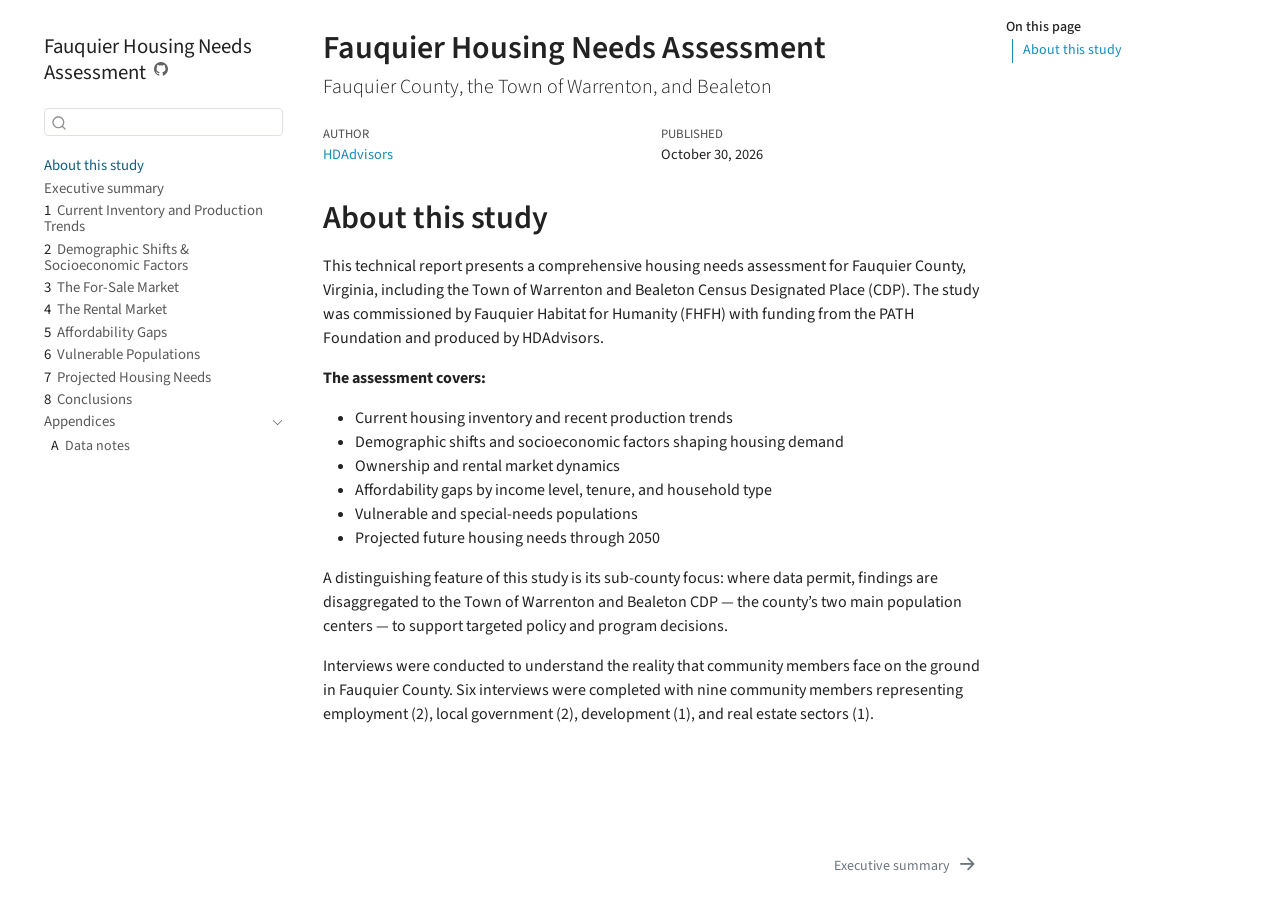
<file: docs/index.html>
<!DOCTYPE html>
<html xmlns="http://www.w3.org/1999/xhtml" lang="en" xml:lang="en"><head>

<meta charset="utf-8">
<meta name="generator" content="quarto-1.10.19">

<meta name="viewport" content="width=device-width, initial-scale=1.0, user-scalable=yes">

<meta name="author" content="HDAdvisors">
<meta name="dcterms.date" content="2026-10-30">

<title>Fauquier Housing Needs Assessment</title>
<style>
/* Default styles provided by pandoc.
** See https://pandoc.org/MANUAL.html#variables-for-html for config info.
*/
span.smallcaps{font-variant: small-caps;}
div.columns{display: flex; gap: 1.5em;}
div.column{flex: auto;}
@media screen {
div.columns{gap: min(4vw, 1.5em);}
div.column{overflow-x: auto;}
}
div.hanging-indent{margin-left: 1.5em; text-indent: -1.5em;}
ul.task-list{list-style: none;}
ul.task-list li input[type="checkbox"] {
  width: 0.8em;
  margin: 0 0.8em 0.2em -1em; /* quarto-specific, see https://github.com/quarto-dev/quarto-cli/issues/4556 */ 
  vertical-align: middle;
}
</style>


<script src="site_libs/quarto-nav/quarto-nav.js"></script>
<script src="site_libs/quarto-nav/headroom.min.js"></script>
<script src="site_libs/clipboard/clipboard.min.js"></script>
<script src="site_libs/quarto-search/autocomplete.umd.js"></script>
<script src="site_libs/quarto-search/fuse.min.js"></script>
<script src="site_libs/quarto-search/quarto-search.js"></script>
<meta name="quarto:offset" content="./">
<link href="./exec-sum.html" rel="next">
<script src="site_libs/quarto-html/quarto.js" type="module"></script>
<script src="site_libs/quarto-html/tabsets/tabsets.js" type="module"></script>
<script src="site_libs/quarto-html/popper.min.js"></script>
<script src="site_libs/quarto-html/tippy.umd.min.js"></script>
<script src="site_libs/quarto-html/anchor.min.js"></script>
<link href="site_libs/quarto-html/tippy.css" rel="stylesheet">
<link href="site_libs/quarto-html/quarto-syntax-highlighting-bf27225e3a48a9273f3daa8f8e829971.css" rel="stylesheet" id="quarto-text-highlighting-styles">
<script src="site_libs/bootstrap/bootstrap.min.js"></script>
<link href="site_libs/bootstrap/bootstrap-icons.css" rel="stylesheet">
<link href="site_libs/bootstrap/bootstrap-f69b7edfa307575e8b8db3725626b858.min.css" rel="stylesheet" append-hash="true" id="quarto-bootstrap" data-mode="light">
<script id="quarto-search-options" type="application/json">{
  "location": "sidebar",
  "copy-button": false,
  "collapse-after": 3,
  "panel-placement": "start",
  "type": "textbox",
  "limit": 50,
  "keyboard-shortcut": [
    "f",
    "/",
    "s"
  ],
  "show-item-context": false,
  "language": {
    "search-no-results-text": "No results",
    "search-matching-documents-text": "matching documents",
    "search-copy-link-title": "Copy link to search",
    "search-hide-matches-text": "Hide additional matches",
    "search-more-match-text": "more match in this document",
    "search-more-matches-text": "more matches in this document",
    "search-clear-button-title": "Clear",
    "search-text-placeholder": "",
    "search-detached-cancel-button-title": "Cancel",
    "search-submit-button-title": "Submit",
    "search-label": "Search"
  }
}</script>


</head>

<body class="nav-sidebar floating quarto-light">

<div id="quarto-search-results"></div>
  <header id="quarto-header" class="headroom fixed-top">
  <nav class="quarto-secondary-nav">
    <div class="container-fluid d-flex">
      <button type="button" class="quarto-btn-toggle btn" data-bs-toggle="collapse" role="button" data-bs-target=".quarto-sidebar-collapse-item" aria-controls="quarto-sidebar" aria-expanded="false" aria-label="Toggle sidebar navigation" onclick="if (window.quartoToggleHeadroom) { window.quartoToggleHeadroom(); }">
        <i class="bi bi-layout-text-sidebar-reverse"></i>
      </button>
        <nav class="quarto-page-breadcrumbs" aria-label="breadcrumb"><ol class="breadcrumb"><li class="breadcrumb-item"><a href="./index.html">About this study</a></li></ol></nav>
        <a class="flex-grow-1" role="navigation" data-bs-toggle="collapse" data-bs-target=".quarto-sidebar-collapse-item" aria-controls="quarto-sidebar" aria-expanded="false" aria-label="Toggle sidebar navigation" onclick="if (window.quartoToggleHeadroom) { window.quartoToggleHeadroom(); }">      
        </a>
      <button type="button" class="btn quarto-search-button" aria-label="Search" onclick="window.quartoOpenSearch();">
        <i class="bi bi-search"></i>
      </button>
    </div>
  </nav>
</header>
<!-- content -->
<div id="quarto-content" class="quarto-container page-columns page-rows-contents page-layout-article">
<!-- sidebar -->
  <nav id="quarto-sidebar" class="sidebar collapse collapse-horizontal quarto-sidebar-collapse-item sidebar-navigation floating overflow-auto">
    <div class="pt-lg-2 mt-2 text-left sidebar-header">
    <div class="sidebar-title mb-0 py-0">
      <a href="./">Fauquier Housing Needs Assessment</a> 
        <div class="sidebar-tools-main">
    <a href="https://github.com/hdadvisors/fhfh" title="Source Code" class="quarto-navigation-tool px-1" aria-label="Source Code"><i class="bi bi-github"></i></a>
</div>
    </div>
      </div>
        <div class="mt-2 flex-shrink-0 align-items-center">
        <div class="sidebar-search">
        <div id="quarto-search" class="" title="Search"></div>
        </div>
        </div>
    <div class="sidebar-menu-container"> 
    <ul class="list-unstyled mt-1">
        <li class="sidebar-item">
  <div class="sidebar-item-container"> 
  <a href="./index.html" class="sidebar-item-text sidebar-link active">
 <span class="menu-text">About this study</span></a>
  </div>
</li>
        <li class="sidebar-item">
  <div class="sidebar-item-container"> 
  <a href="./exec-sum.html" class="sidebar-item-text sidebar-link">
 <span class="menu-text">Executive summary</span></a>
  </div>
</li>
        <li class="sidebar-item">
  <div class="sidebar-item-container"> 
  <a href="./inventory.html" class="sidebar-item-text sidebar-link">
 <span class="menu-text"><span class="chapter-number">1</span>&nbsp; <span class="chapter-title">Current Inventory and Production Trends</span></span></a>
  </div>
</li>
        <li class="sidebar-item">
  <div class="sidebar-item-container"> 
  <a href="./demographics.html" class="sidebar-item-text sidebar-link">
 <span class="menu-text"><span class="chapter-number">2</span>&nbsp; <span class="chapter-title">Demographic Shifts &amp; Socioeconomic Factors</span></span></a>
  </div>
</li>
        <li class="sidebar-item">
  <div class="sidebar-item-container"> 
  <a href="./market-ownership.html" class="sidebar-item-text sidebar-link">
 <span class="menu-text"><span class="chapter-number">3</span>&nbsp; <span class="chapter-title">The For-Sale Market</span></span></a>
  </div>
</li>
        <li class="sidebar-item">
  <div class="sidebar-item-container"> 
  <a href="./market-rental.html" class="sidebar-item-text sidebar-link">
 <span class="menu-text"><span class="chapter-number">4</span>&nbsp; <span class="chapter-title">The Rental Market</span></span></a>
  </div>
</li>
        <li class="sidebar-item">
  <div class="sidebar-item-container"> 
  <a href="./gaps.html" class="sidebar-item-text sidebar-link">
 <span class="menu-text"><span class="chapter-number">5</span>&nbsp; <span class="chapter-title">Affordability Gaps</span></span></a>
  </div>
</li>
        <li class="sidebar-item">
  <div class="sidebar-item-container"> 
  <a href="./populations.html" class="sidebar-item-text sidebar-link">
 <span class="menu-text"><span class="chapter-number">6</span>&nbsp; <span class="chapter-title">Vulnerable Populations</span></span></a>
  </div>
</li>
        <li class="sidebar-item">
  <div class="sidebar-item-container"> 
  <a href="./projections.html" class="sidebar-item-text sidebar-link">
 <span class="menu-text"><span class="chapter-number">7</span>&nbsp; <span class="chapter-title">Projected Housing Needs</span></span></a>
  </div>
</li>
        <li class="sidebar-item">
  <div class="sidebar-item-container"> 
  <a href="./conclusions.html" class="sidebar-item-text sidebar-link">
 <span class="menu-text"><span class="chapter-number">8</span>&nbsp; <span class="chapter-title">Conclusions</span></span></a>
  </div>
</li>
        <li class="sidebar-item sidebar-item-section">
      <div class="sidebar-item-container"> 
            <a class="sidebar-item-text sidebar-link text-start" data-bs-toggle="collapse" data-bs-target="#quarto-sidebar-section-1" role="navigation" aria-expanded="true">
 <span class="menu-text">Appendices</span></a>
          <a class="sidebar-item-toggle text-start" data-bs-toggle="collapse" data-bs-target="#quarto-sidebar-section-1" role="navigation" aria-expanded="true" aria-label="Toggle section">
            <i class="bi bi-chevron-right ms-2"></i>
          </a> 
      </div>
      <ul id="quarto-sidebar-section-1" class="collapse list-unstyled sidebar-section depth1 show">  
          <li class="sidebar-item">
  <div class="sidebar-item-container"> 
  <a href="./data-notes.html" class="sidebar-item-text sidebar-link">
 <span class="menu-text"><span class="chapter-number">A</span>&nbsp; <span class="chapter-title">Data notes</span></span></a>
  </div>
</li>
      </ul>
  </li>
    </ul>
    </div>
</nav>
<div id="quarto-sidebar-glass" class="quarto-sidebar-collapse-item" data-bs-toggle="collapse" data-bs-target=".quarto-sidebar-collapse-item"></div>
<!-- margin-sidebar -->
    <div id="quarto-margin-sidebar" class="sidebar margin-sidebar">
        <nav id="TOC" role="doc-toc" class="toc-active">
    <h2 id="toc-title">On this page</h2>
   
  <ul>
  <li><a href="#about-this-study" id="toc-about-this-study" class="nav-link active" data-scroll-target="#about-this-study">About this study</a></li>
  </ul>
</nav>
    </div>
<!-- main -->
<main class="content" id="quarto-document-content">

<header id="title-block-header" class="quarto-title-block default">
<div class="quarto-title">
<h1 class="title">Fauquier Housing Needs Assessment</h1>
<p class="subtitle lead">Fauquier County, the Town of Warrenton, and Bealeton</p>
</div>



<div class="quarto-title-meta">

    <div>
    <div class="quarto-title-meta-heading">Author</div>
    <div class="quarto-title-meta-contents">
             <p><a href="https://hdadvisors.net/">HDAdvisors</a> </p>
          </div>
  </div>
    
    <div>
    <div class="quarto-title-meta-heading">Published</div>
    <div class="quarto-title-meta-contents">
      <p class="date">October 30, 2026</p>
    </div>
  </div>
  
    
  </div>
  


</header>


<section id="about-this-study" class="level1 unnumbered">
<h1 class="unnumbered">About this study</h1>
<p>This technical report presents a comprehensive housing needs assessment for Fauquier County, Virginia, including the Town of Warrenton and Bealeton Census Designated Place (CDP). The study was commissioned by Fauquier Habitat for Humanity (FHFH) with funding from the PATH Foundation and produced by HDAdvisors.</p>
<p><strong>The assessment covers:</strong></p>
<ul>
<li>Current housing inventory and recent production trends</li>
<li>Demographic shifts and socioeconomic factors shaping housing demand</li>
<li>Ownership and rental market dynamics</li>
<li>Affordability gaps by income level, tenure, and household type</li>
<li>Vulnerable and special-needs populations</li>
<li>Projected future housing needs through 2050</li>
</ul>
<p>A distinguishing feature of this study is its sub-county focus: where data permit, findings are disaggregated to the Town of Warrenton and Bealeton CDP — the county’s two main population centers — to support targeted policy and program decisions.</p>
<p>Interviews were conducted to understand the reality that community members face on the ground in Fauquier County. Six interviews were completed with nine community members representing employment (2), local government (2), development (1), and real estate sectors (1).</p>


</section>

</main> <!-- /main -->
<script id="quarto-html-after-body" type="application/javascript">
  window.document.addEventListener("DOMContentLoaded", function (event) {
    const icon = "";
    const anchorJS = new window.AnchorJS();
    anchorJS.options = {
      placement: 'right',
      icon: icon
    };
    anchorJS.add('.anchored');
    const isCodeAnnotation = (el) => {
      for (const clz of el.classList) {
        if (clz.startsWith('code-annotation-')) {                     
          return true;
        }
      }
      return false;
    }
    const onCopySuccess = function(e) {
      // button target
      const button = e.trigger;
      // don't keep focus
      button.blur();
      // flash "checked"
      button.classList.add('code-copy-button-checked');
      var currentTitle = button.getAttribute("title");
      button.setAttribute("title", "Copied!");
      let tooltip;
      if (window.bootstrap) {
        button.setAttribute("data-bs-toggle", "tooltip");
        button.setAttribute("data-bs-placement", "left");
        button.setAttribute("data-bs-title", "Copied!");
        tooltip = new bootstrap.Tooltip(button, 
          { trigger: "manual", 
            customClass: "code-copy-button-tooltip",
            offset: [0, -8]});
        tooltip.show();    
      }
      setTimeout(function() {
        if (tooltip) {
          tooltip.hide();
          button.removeAttribute("data-bs-title");
          button.removeAttribute("data-bs-toggle");
          button.removeAttribute("data-bs-placement");
        }
        button.setAttribute("title", currentTitle);
        button.classList.remove('code-copy-button-checked');
      }, 1000);
      // clear code selection
      e.clearSelection();
    }
    const getTextToCopy = function(trigger) {
      const outerScaffold = trigger.parentElement.cloneNode(true);
      const codeEl = outerScaffold.querySelector('code');
      for (const childEl of codeEl.children) {
        if (isCodeAnnotation(childEl)) {
          childEl.remove();
        }
      }
      return codeEl.innerText;
    }
    const clipboard = new window.ClipboardJS('.code-copy-button:not([data-in-quarto-modal])', {
      text: getTextToCopy
    });
    clipboard.on('success', onCopySuccess);
    if (window.document.getElementById('quarto-embedded-source-code-modal')) {
      const clipboardModal = new window.ClipboardJS('.code-copy-button[data-in-quarto-modal]', {
        text: getTextToCopy,
        container: window.document.getElementById('quarto-embedded-source-code-modal')
      });
      clipboardModal.on('success', onCopySuccess);
    }
      var localhostRegex = new RegExp(/^(?:http|https):\/\/localhost\:?[0-9]*\//);
      var mailtoRegex = new RegExp(/^mailto:/);
        var filterRegex = new RegExp('/' + window.location.host + '/');
      var isInternal = (href) => {
          return filterRegex.test(href) || localhostRegex.test(href) || mailtoRegex.test(href);
      }
      // Inspect non-navigation links and adorn them if external
     var links = window.document.querySelectorAll('a[href]:not(.nav-link):not(.navbar-brand):not(.toc-action):not(.sidebar-link):not(.sidebar-item-toggle):not(.pagination-link):not(.no-external):not([aria-hidden]):not(.dropdown-item):not(.quarto-navigation-tool):not(.about-link)');
      for (var i=0; i<links.length; i++) {
        const link = links[i];
        if (!isInternal(link.href)) {
          // undo the damage that might have been done by quarto-nav.js in the case of
          // links that we want to consider external
          if (link.dataset.originalHref !== undefined) {
            link.href = link.dataset.originalHref;
          }
        }
      }
    function tippyHover(el, contentFn, onTriggerFn, onUntriggerFn) {
      const config = {
        allowHTML: true,
        maxWidth: 500,
        delay: 100,
        arrow: false,
        appendTo: function(el) {
            return el.parentElement;
        },
        interactive: true,
        interactiveBorder: 10,
        theme: 'quarto',
        placement: 'bottom-start',
      };
      if (contentFn) {
        config.content = contentFn;
      }
      if (onTriggerFn) {
        config.onTrigger = onTriggerFn;
      }
      if (onUntriggerFn) {
        config.onUntrigger = onUntriggerFn;
      }
      window.tippy(el, config); 
    }
        let selectedAnnoteEl;
        const selectorForAnnotation = ( cell, annotation) => {
          let cellAttr = 'data-code-cell="' + cell + '"';
          let lineAttr = 'data-code-annotation="' +  annotation + '"';
          const selector = 'span[' + cellAttr + '][' + lineAttr + ']';
          return selector;
        }
        const selectCodeLines = (annoteEl) => {
          const doc = window.document;
          const targetCell = annoteEl.getAttribute("data-target-cell");
          const targetAnnotation = annoteEl.getAttribute("data-target-annotation");
          const annoteSpan = window.document.querySelector(selectorForAnnotation(targetCell, targetAnnotation));
          const lines = annoteSpan.getAttribute("data-code-lines").split(",");
          const lineIds = lines.map((line) => {
            return targetCell + "-" + line;
          })
          let top = null;
          let height = null;
          let parent = null;
          if (lineIds.length > 0) {
              //compute the position of the single el (top and bottom and make a div)
              const el = window.document.getElementById(lineIds[0]);
              top = el.offsetTop;
              height = el.offsetHeight;
              parent = el.parentElement.parentElement;
            if (lineIds.length > 1) {
              const lastEl = window.document.getElementById(lineIds[lineIds.length - 1]);
              const bottom = lastEl.offsetTop + lastEl.offsetHeight;
              height = bottom - top;
            }
            if (top !== null && height !== null && parent !== null) {
              // cook up a div (if necessary) and position it 
              let div = window.document.getElementById("code-annotation-line-highlight");
              if (div === null) {
                div = window.document.createElement("div");
                div.setAttribute("id", "code-annotation-line-highlight");
                div.style.position = 'absolute';
                parent.appendChild(div);
              }
              div.style.top = top - 2 + "px";
              div.style.height = height + 4 + "px";
              div.style.left = 0;
              let gutterDiv = window.document.getElementById("code-annotation-line-highlight-gutter");
              if (gutterDiv === null) {
                gutterDiv = window.document.createElement("div");
                gutterDiv.setAttribute("id", "code-annotation-line-highlight-gutter");
                gutterDiv.style.position = 'absolute';
                const codeCell = window.document.getElementById(targetCell);
                const gutter = codeCell.querySelector('.code-annotation-gutter');
                gutter.appendChild(gutterDiv);
              }
              gutterDiv.style.top = top - 2 + "px";
              gutterDiv.style.height = height + 4 + "px";
            }
            selectedAnnoteEl = annoteEl;
          }
        };
        const unselectCodeLines = () => {
          const elementsIds = ["code-annotation-line-highlight", "code-annotation-line-highlight-gutter"];
          elementsIds.forEach((elId) => {
            const div = window.document.getElementById(elId);
            if (div) {
              div.remove();
            }
          });
          selectedAnnoteEl = undefined;
        };
          // Handle positioning of the toggle
      window.addEventListener(
        "resize",
        throttle(() => {
          elRect = undefined;
          if (selectedAnnoteEl) {
            selectCodeLines(selectedAnnoteEl);
          }
        }, 10)
      );
      function throttle(fn, ms) {
      let throttle = false;
      let timer;
        return (...args) => {
          if(!throttle) { // first call gets through
              fn.apply(this, args);
              throttle = true;
          } else { // all the others get throttled
              if(timer) clearTimeout(timer); // cancel #2
              timer = setTimeout(() => {
                fn.apply(this, args);
                timer = throttle = false;
              }, ms);
          }
        };
      }
        // Attach click handler to the DT
        const annoteDls = window.document.querySelectorAll('dt[data-target-cell]');
        for (const annoteDlNode of annoteDls) {
          annoteDlNode.addEventListener('click', (event) => {
            const clickedEl = event.target;
            if (clickedEl !== selectedAnnoteEl) {
              unselectCodeLines();
              const activeEl = window.document.querySelector('dt[data-target-cell].code-annotation-active');
              if (activeEl) {
                activeEl.classList.remove('code-annotation-active');
              }
              selectCodeLines(clickedEl);
              clickedEl.classList.add('code-annotation-active');
            } else {
              // Unselect the line
              unselectCodeLines();
              clickedEl.classList.remove('code-annotation-active');
            }
          });
        }
    const findCites = (el) => {
      const parentEl = el.parentElement;
      if (parentEl) {
        const cites = parentEl.dataset.cites;
        if (cites) {
          return {
            el,
            cites: cites.split(' ')
          };
        } else {
          return findCites(el.parentElement)
        }
      } else {
        return undefined;
      }
    };
    var bibliorefs = window.document.querySelectorAll('a[role="doc-biblioref"]');
    for (var i=0; i<bibliorefs.length; i++) {
      const ref = bibliorefs[i];
      const citeInfo = findCites(ref);
      if (citeInfo) {
        tippyHover(citeInfo.el, function() {
          var popup = window.document.createElement('div');
          citeInfo.cites.forEach(function(cite) {
            var citeDiv = window.document.createElement('div');
            citeDiv.classList.add('hanging-indent');
            citeDiv.classList.add('csl-entry');
            var biblioDiv = window.document.getElementById('ref-' + cite);
            if (biblioDiv) {
              citeDiv.innerHTML = biblioDiv.innerHTML;
            }
            popup.appendChild(citeDiv);
          });
          return popup.innerHTML;
        });
      }
    }
  });
  </script>
<nav class="page-navigation">
  <div class="nav-page nav-page-previous">
  </div>
  <div class="nav-page nav-page-next">
      <a href="./exec-sum.html" class="pagination-link" aria-label="Executive summary">
        <span class="nav-page-text">Executive summary</span> <i class="bi bi-arrow-right-short"></i>
      </a>
  </div>
</nav>
</div> <!-- /content -->




</body></html>
</file>
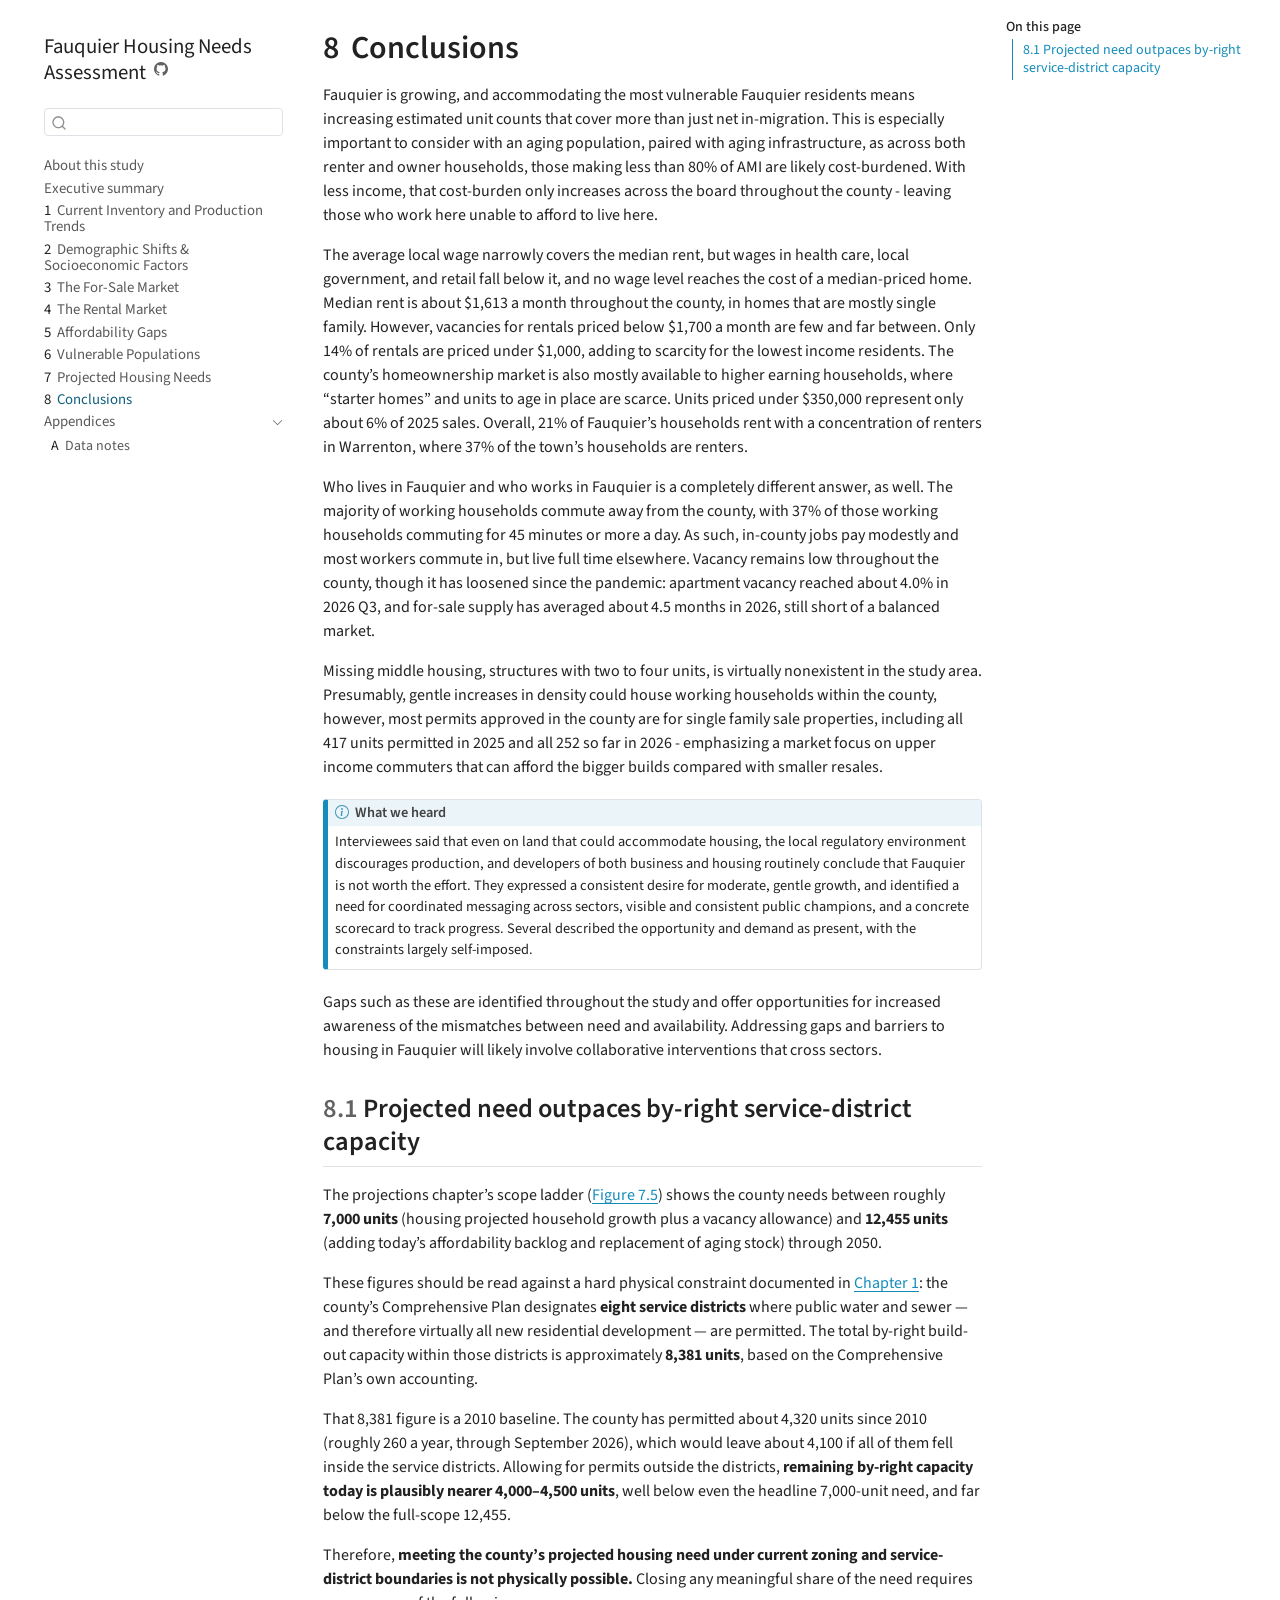
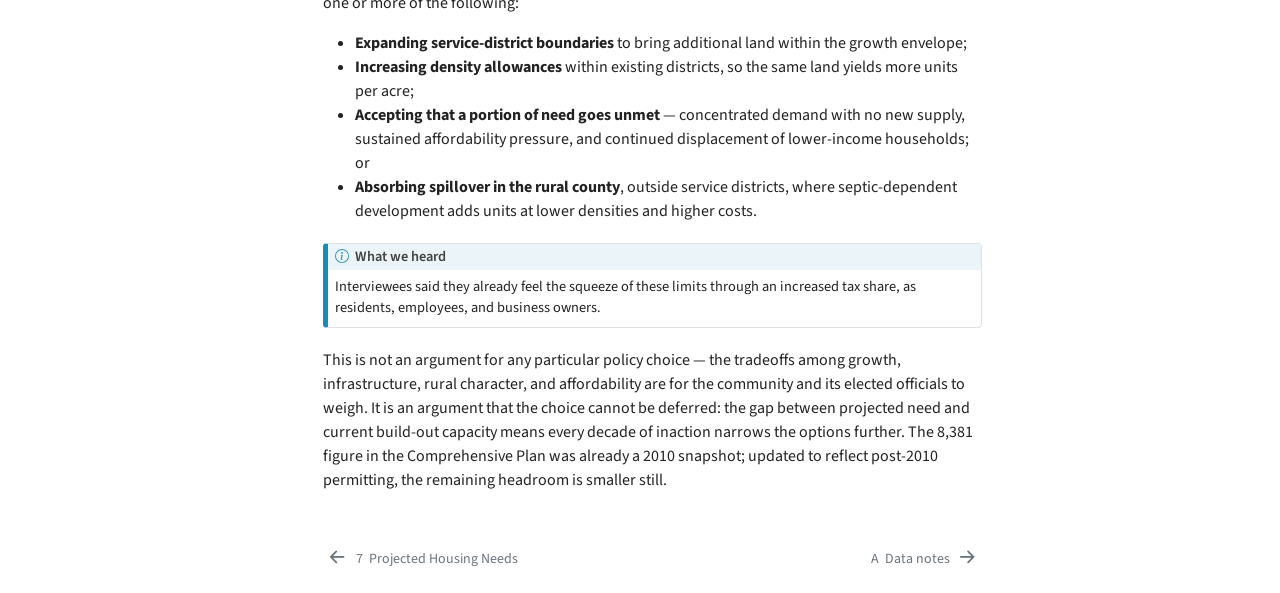
<file: docs/conclusions.html>
<!DOCTYPE html>
<html xmlns="http://www.w3.org/1999/xhtml" lang="en" xml:lang="en"><head>

<meta charset="utf-8">
<meta name="generator" content="quarto-1.10.19">

<meta name="viewport" content="width=device-width, initial-scale=1.0, user-scalable=yes">


<title>8&nbsp; Conclusions – Fauquier Housing Needs Assessment</title>
<style>
/* Default styles provided by pandoc.
** See https://pandoc.org/MANUAL.html#variables-for-html for config info.
*/
span.smallcaps{font-variant: small-caps;}
div.columns{display: flex; gap: 1.5em;}
div.column{flex: auto;}
@media screen {
div.columns{gap: min(4vw, 1.5em);}
div.column{overflow-x: auto;}
}
div.hanging-indent{margin-left: 1.5em; text-indent: -1.5em;}
ul.task-list{list-style: none;}
ul.task-list li input[type="checkbox"] {
  width: 0.8em;
  margin: 0 0.8em 0.2em -1em; /* quarto-specific, see https://github.com/quarto-dev/quarto-cli/issues/4556 */ 
  vertical-align: middle;
}
</style>


<script src="site_libs/quarto-nav/quarto-nav.js"></script>
<script src="site_libs/quarto-nav/headroom.min.js"></script>
<script src="site_libs/clipboard/clipboard.min.js"></script>
<script src="site_libs/quarto-search/autocomplete.umd.js"></script>
<script src="site_libs/quarto-search/fuse.min.js"></script>
<script src="site_libs/quarto-search/quarto-search.js"></script>
<meta name="quarto:offset" content="./">
<link href="./data-notes.html" rel="next">
<link href="./projections.html" rel="prev">
<script src="site_libs/quarto-html/quarto.js" type="module"></script>
<script src="site_libs/quarto-html/tabsets/tabsets.js" type="module"></script>
<script src="site_libs/quarto-html/popper.min.js"></script>
<script src="site_libs/quarto-html/tippy.umd.min.js"></script>
<script src="site_libs/quarto-html/anchor.min.js"></script>
<link href="site_libs/quarto-html/tippy.css" rel="stylesheet">
<link href="site_libs/quarto-html/quarto-syntax-highlighting-bf27225e3a48a9273f3daa8f8e829971.css" rel="stylesheet" id="quarto-text-highlighting-styles">
<script src="site_libs/bootstrap/bootstrap.min.js"></script>
<link href="site_libs/bootstrap/bootstrap-icons.css" rel="stylesheet">
<link href="site_libs/bootstrap/bootstrap-f69b7edfa307575e8b8db3725626b858.min.css" rel="stylesheet" append-hash="true" id="quarto-bootstrap" data-mode="light">
<script id="quarto-search-options" type="application/json">{
  "location": "sidebar",
  "copy-button": false,
  "collapse-after": 3,
  "panel-placement": "start",
  "type": "textbox",
  "limit": 50,
  "keyboard-shortcut": [
    "f",
    "/",
    "s"
  ],
  "show-item-context": false,
  "language": {
    "search-no-results-text": "No results",
    "search-matching-documents-text": "matching documents",
    "search-copy-link-title": "Copy link to search",
    "search-hide-matches-text": "Hide additional matches",
    "search-more-match-text": "more match in this document",
    "search-more-matches-text": "more matches in this document",
    "search-clear-button-title": "Clear",
    "search-text-placeholder": "",
    "search-detached-cancel-button-title": "Cancel",
    "search-submit-button-title": "Submit",
    "search-label": "Search"
  }
}</script>


</head>

<body class="nav-sidebar floating quarto-light">

<div id="quarto-search-results"></div>
  <header id="quarto-header" class="headroom fixed-top">
  <nav class="quarto-secondary-nav">
    <div class="container-fluid d-flex">
      <button type="button" class="quarto-btn-toggle btn" data-bs-toggle="collapse" role="button" data-bs-target=".quarto-sidebar-collapse-item" aria-controls="quarto-sidebar" aria-expanded="false" aria-label="Toggle sidebar navigation" onclick="if (window.quartoToggleHeadroom) { window.quartoToggleHeadroom(); }">
        <i class="bi bi-layout-text-sidebar-reverse"></i>
      </button>
        <nav class="quarto-page-breadcrumbs" aria-label="breadcrumb"><ol class="breadcrumb"><li class="breadcrumb-item"><a href="./conclusions.html"><span class="chapter-number">8</span>&nbsp; <span class="chapter-title">Conclusions</span></a></li></ol></nav>
        <a class="flex-grow-1" role="navigation" data-bs-toggle="collapse" data-bs-target=".quarto-sidebar-collapse-item" aria-controls="quarto-sidebar" aria-expanded="false" aria-label="Toggle sidebar navigation" onclick="if (window.quartoToggleHeadroom) { window.quartoToggleHeadroom(); }">      
        </a>
      <button type="button" class="btn quarto-search-button" aria-label="Search" onclick="window.quartoOpenSearch();">
        <i class="bi bi-search"></i>
      </button>
    </div>
  </nav>
</header>
<!-- content -->
<div id="quarto-content" class="quarto-container page-columns page-rows-contents page-layout-article">
<!-- sidebar -->
  <nav id="quarto-sidebar" class="sidebar collapse collapse-horizontal quarto-sidebar-collapse-item sidebar-navigation floating overflow-auto">
    <div class="pt-lg-2 mt-2 text-left sidebar-header">
    <div class="sidebar-title mb-0 py-0">
      <a href="./">Fauquier Housing Needs Assessment</a> 
        <div class="sidebar-tools-main">
    <a href="https://github.com/hdadvisors/fhfh" title="Source Code" class="quarto-navigation-tool px-1" aria-label="Source Code"><i class="bi bi-github"></i></a>
</div>
    </div>
      </div>
        <div class="mt-2 flex-shrink-0 align-items-center">
        <div class="sidebar-search">
        <div id="quarto-search" class="" title="Search"></div>
        </div>
        </div>
    <div class="sidebar-menu-container"> 
    <ul class="list-unstyled mt-1">
        <li class="sidebar-item">
  <div class="sidebar-item-container"> 
  <a href="./index.html" class="sidebar-item-text sidebar-link">
 <span class="menu-text">About this study</span></a>
  </div>
</li>
        <li class="sidebar-item">
  <div class="sidebar-item-container"> 
  <a href="./exec-sum.html" class="sidebar-item-text sidebar-link">
 <span class="menu-text">Executive summary</span></a>
  </div>
</li>
        <li class="sidebar-item">
  <div class="sidebar-item-container"> 
  <a href="./inventory.html" class="sidebar-item-text sidebar-link">
 <span class="menu-text"><span class="chapter-number">1</span>&nbsp; <span class="chapter-title">Current Inventory and Production Trends</span></span></a>
  </div>
</li>
        <li class="sidebar-item">
  <div class="sidebar-item-container"> 
  <a href="./demographics.html" class="sidebar-item-text sidebar-link">
 <span class="menu-text"><span class="chapter-number">2</span>&nbsp; <span class="chapter-title">Demographic Shifts &amp; Socioeconomic Factors</span></span></a>
  </div>
</li>
        <li class="sidebar-item">
  <div class="sidebar-item-container"> 
  <a href="./market-ownership.html" class="sidebar-item-text sidebar-link">
 <span class="menu-text"><span class="chapter-number">3</span>&nbsp; <span class="chapter-title">The For-Sale Market</span></span></a>
  </div>
</li>
        <li class="sidebar-item">
  <div class="sidebar-item-container"> 
  <a href="./market-rental.html" class="sidebar-item-text sidebar-link">
 <span class="menu-text"><span class="chapter-number">4</span>&nbsp; <span class="chapter-title">The Rental Market</span></span></a>
  </div>
</li>
        <li class="sidebar-item">
  <div class="sidebar-item-container"> 
  <a href="./gaps.html" class="sidebar-item-text sidebar-link">
 <span class="menu-text"><span class="chapter-number">5</span>&nbsp; <span class="chapter-title">Affordability Gaps</span></span></a>
  </div>
</li>
        <li class="sidebar-item">
  <div class="sidebar-item-container"> 
  <a href="./populations.html" class="sidebar-item-text sidebar-link">
 <span class="menu-text"><span class="chapter-number">6</span>&nbsp; <span class="chapter-title">Vulnerable Populations</span></span></a>
  </div>
</li>
        <li class="sidebar-item">
  <div class="sidebar-item-container"> 
  <a href="./projections.html" class="sidebar-item-text sidebar-link">
 <span class="menu-text"><span class="chapter-number">7</span>&nbsp; <span class="chapter-title">Projected Housing Needs</span></span></a>
  </div>
</li>
        <li class="sidebar-item">
  <div class="sidebar-item-container"> 
  <a href="./conclusions.html" class="sidebar-item-text sidebar-link active">
 <span class="menu-text"><span class="chapter-number">8</span>&nbsp; <span class="chapter-title">Conclusions</span></span></a>
  </div>
</li>
        <li class="sidebar-item sidebar-item-section">
      <div class="sidebar-item-container"> 
            <a class="sidebar-item-text sidebar-link text-start" data-bs-toggle="collapse" data-bs-target="#quarto-sidebar-section-1" role="navigation" aria-expanded="true">
 <span class="menu-text">Appendices</span></a>
          <a class="sidebar-item-toggle text-start" data-bs-toggle="collapse" data-bs-target="#quarto-sidebar-section-1" role="navigation" aria-expanded="true" aria-label="Toggle section">
            <i class="bi bi-chevron-right ms-2"></i>
          </a> 
      </div>
      <ul id="quarto-sidebar-section-1" class="collapse list-unstyled sidebar-section depth1 show">  
          <li class="sidebar-item">
  <div class="sidebar-item-container"> 
  <a href="./data-notes.html" class="sidebar-item-text sidebar-link">
 <span class="menu-text"><span class="chapter-number">A</span>&nbsp; <span class="chapter-title">Data notes</span></span></a>
  </div>
</li>
      </ul>
  </li>
    </ul>
    </div>
</nav>
<div id="quarto-sidebar-glass" class="quarto-sidebar-collapse-item" data-bs-toggle="collapse" data-bs-target=".quarto-sidebar-collapse-item"></div>
<!-- margin-sidebar -->
    <div id="quarto-margin-sidebar" class="sidebar margin-sidebar">
        <nav id="TOC" role="doc-toc" class="toc-active">
    <h2 id="toc-title">On this page</h2>
   
  <ul>
  <li><a href="#projected-need-outpaces-by-right-service-district-capacity" id="toc-projected-need-outpaces-by-right-service-district-capacity" class="nav-link active" data-scroll-target="#projected-need-outpaces-by-right-service-district-capacity"><span class="header-section-number">8.1</span> Projected need outpaces by-right service-district capacity</a></li>
  </ul>
</nav>
    </div>
<!-- main -->
<main class="content" id="quarto-document-content">

<header id="title-block-header" class="quarto-title-block default">
<div class="quarto-title">
<h1 class="title"><span id="sec-conclusions" class="quarto-section-identifier"><span class="chapter-number">8</span>&nbsp; <span class="chapter-title">Conclusions</span></span></h1>
</div>



<div class="quarto-title-meta">

    
  
    
  </div>
  


</header>


<!-- Purpose: synthesis of key findings (prose migrated from the team Google Doc draft, Oct 2026), followed by the by-right capacity policy finding (PLAN.md §7 Ch 7). -->
<p>Fauquier is growing, and accommodating the most vulnerable Fauquier residents means increasing estimated unit counts that cover more than just net in-migration. This is especially important to consider with an aging population, paired with aging infrastructure, as across both renter and owner households, those making less than 80% of AMI are likely cost-burdened. With less income, that cost-burden only increases across the board throughout the county - leaving those who work here unable to afford to live here.</p>
<p>The average local wage narrowly covers the median rent, but wages in health care, local government, and retail fall below it, and no wage level reaches the cost of a median-priced home. Median rent is about $1,613 a month throughout the county, in homes that are mostly single family. However, vacancies for rentals priced below $1,700 a month are few and far between. Only 14% of rentals are priced under $1,000, adding to scarcity for the lowest income residents. The county’s homeownership market is also mostly available to higher earning households, where “starter homes” and units to age in place are scarce. Units priced under $350,000 represent only about 6% of 2025 sales. Overall, 21% of Fauquier’s households rent with a concentration of renters in Warrenton, where 37% of the town’s households are renters.</p>
<p>Who lives in Fauquier and who works in Fauquier is a completely different answer, as well. The majority of working households commute away from the county, with 37% of those working households commuting for 45 minutes or more a day. As such, in-county jobs pay modestly and most workers commute in, but live full time elsewhere. Vacancy remains low throughout the county, though it has loosened since the pandemic: apartment vacancy reached about 4.0% in 2026 Q3, and for-sale supply has averaged about 4.5 months in 2026, still short of a balanced market.</p>
<p>Missing middle housing, structures with two to four units, is virtually nonexistent in the study area. Presumably, gentle increases in density could house working households within the county, however, most permits approved in the county are for single family sale properties, including all 417 units permitted in 2025 and all 252 so far in 2026 - emphasizing a market focus on upper income commuters that can afford the bigger builds compared with smaller resales.</p>
<div class="callout callout-style-default callout-note callout-titled" title="What we heard">
<div class="callout-header d-flex align-content-center">
<div class="callout-icon-container">
<i class="callout-icon"></i>
</div>
<div class="callout-title-container flex-fill">
<span class="screen-reader-only">Note</span>What we heard
</div>
</div>
<div class="callout-body-container callout-body">
<p>Interviewees said that even on land that could accommodate housing, the local regulatory environment discourages production, and developers of both business and housing routinely conclude that Fauquier is not worth the effort. They expressed a consistent desire for moderate, gentle growth, and identified a need for coordinated messaging across sectors, visible and consistent public champions, and a concrete scorecard to track progress. Several described the opportunity and demand as present, with the constraints largely self-imposed.</p>
</div>
</div>
<p>Gaps such as these are identified throughout the study and offer opportunities for increased awareness of the mismatches between need and availability. Addressing gaps and barriers to housing in Fauquier will likely involve collaborative interventions that cross sectors.</p>
<section id="projected-need-outpaces-by-right-service-district-capacity" class="level2" data-number="8.1">
<h2 data-number="8.1" class="anchored" data-anchor-id="projected-need-outpaces-by-right-service-district-capacity"><span class="header-section-number">8.1</span> Projected need outpaces by-right service-district capacity</h2>
<p>The projections chapter’s scope ladder (<a href="projections.html#fig-scope-ladder" class="quarto-xref">Figure&nbsp;<span>7.5</span></a>) shows the county needs between roughly <strong>7,000 units</strong> (housing projected household growth plus a vacancy allowance) and <strong>12,455 units</strong> (adding today’s affordability backlog and replacement of aging stock) through 2050.</p>
<p>These figures should be read against a hard physical constraint documented in <a href="inventory.html" class="quarto-xref"><span>Chapter 1</span></a>: the county’s Comprehensive Plan designates <strong>eight service districts</strong> where public water and sewer — and therefore virtually all new residential development — are permitted. The total by-right build-out capacity within those districts is approximately <strong>8,381 units</strong>, based on the Comprehensive Plan’s own accounting.</p>
<p>That 8,381 figure is a 2010 baseline. The county has permitted about 4,320 units since 2010 (roughly 260 a year, through September 2026), which would leave about 4,100 if all of them fell inside the service districts. Allowing for permits outside the districts, <strong>remaining by-right capacity today is plausibly nearer 4,000–4,500 units</strong>, well below even the headline 7,000-unit need, and far below the full-scope 12,455.</p>
<p>Therefore, <strong>meeting the county’s projected housing need under current zoning and service-district boundaries is not physically possible.</strong> Closing any meaningful share of the need requires one or more of the following:</p>
<ul>
<li><strong>Expanding service-district boundaries</strong> to bring additional land within the growth envelope;</li>
<li><strong>Increasing density allowances</strong> within existing districts, so the same land yields more units per acre;</li>
<li><strong>Accepting that a portion of need goes unmet</strong> — concentrated demand with no new supply, sustained affordability pressure, and continued displacement of lower-income households; or</li>
<li><strong>Absorbing spillover in the rural county</strong>, outside service districts, where septic-dependent development adds units at lower densities and higher costs.</li>
</ul>
<div class="callout callout-style-default callout-note callout-titled" title="What we heard">
<div class="callout-header d-flex align-content-center">
<div class="callout-icon-container">
<i class="callout-icon"></i>
</div>
<div class="callout-title-container flex-fill">
<span class="screen-reader-only">Note</span>What we heard
</div>
</div>
<div class="callout-body-container callout-body">
<p>Interviewees said they already feel the squeeze of these limits through an increased tax share, as residents, employees, and business owners.</p>
</div>
</div>
<p>This is not an argument for any particular policy choice — the tradeoffs among growth, infrastructure, rural character, and affordability are for the community and its elected officials to weigh. It is an argument that the choice cannot be deferred: the gap between projected need and current build-out capacity means every decade of inaction narrows the options further. The 8,381 figure in the Comprehensive Plan was already a 2010 snapshot; updated to reflect post-2010 permitting, the remaining headroom is smaller still.</p>


</section>

</main> <!-- /main -->
<script id="quarto-html-after-body" type="application/javascript">
  window.document.addEventListener("DOMContentLoaded", function (event) {
    const icon = "";
    const anchorJS = new window.AnchorJS();
    anchorJS.options = {
      placement: 'right',
      icon: icon
    };
    anchorJS.add('.anchored');
    const isCodeAnnotation = (el) => {
      for (const clz of el.classList) {
        if (clz.startsWith('code-annotation-')) {                     
          return true;
        }
      }
      return false;
    }
    const onCopySuccess = function(e) {
      // button target
      const button = e.trigger;
      // don't keep focus
      button.blur();
      // flash "checked"
      button.classList.add('code-copy-button-checked');
      var currentTitle = button.getAttribute("title");
      button.setAttribute("title", "Copied!");
      let tooltip;
      if (window.bootstrap) {
        button.setAttribute("data-bs-toggle", "tooltip");
        button.setAttribute("data-bs-placement", "left");
        button.setAttribute("data-bs-title", "Copied!");
        tooltip = new bootstrap.Tooltip(button, 
          { trigger: "manual", 
            customClass: "code-copy-button-tooltip",
            offset: [0, -8]});
        tooltip.show();    
      }
      setTimeout(function() {
        if (tooltip) {
          tooltip.hide();
          button.removeAttribute("data-bs-title");
          button.removeAttribute("data-bs-toggle");
          button.removeAttribute("data-bs-placement");
        }
        button.setAttribute("title", currentTitle);
        button.classList.remove('code-copy-button-checked');
      }, 1000);
      // clear code selection
      e.clearSelection();
    }
    const getTextToCopy = function(trigger) {
      const outerScaffold = trigger.parentElement.cloneNode(true);
      const codeEl = outerScaffold.querySelector('code');
      for (const childEl of codeEl.children) {
        if (isCodeAnnotation(childEl)) {
          childEl.remove();
        }
      }
      return codeEl.innerText;
    }
    const clipboard = new window.ClipboardJS('.code-copy-button:not([data-in-quarto-modal])', {
      text: getTextToCopy
    });
    clipboard.on('success', onCopySuccess);
    if (window.document.getElementById('quarto-embedded-source-code-modal')) {
      const clipboardModal = new window.ClipboardJS('.code-copy-button[data-in-quarto-modal]', {
        text: getTextToCopy,
        container: window.document.getElementById('quarto-embedded-source-code-modal')
      });
      clipboardModal.on('success', onCopySuccess);
    }
      var localhostRegex = new RegExp(/^(?:http|https):\/\/localhost\:?[0-9]*\//);
      var mailtoRegex = new RegExp(/^mailto:/);
        var filterRegex = new RegExp('/' + window.location.host + '/');
      var isInternal = (href) => {
          return filterRegex.test(href) || localhostRegex.test(href) || mailtoRegex.test(href);
      }
      // Inspect non-navigation links and adorn them if external
     var links = window.document.querySelectorAll('a[href]:not(.nav-link):not(.navbar-brand):not(.toc-action):not(.sidebar-link):not(.sidebar-item-toggle):not(.pagination-link):not(.no-external):not([aria-hidden]):not(.dropdown-item):not(.quarto-navigation-tool):not(.about-link)');
      for (var i=0; i<links.length; i++) {
        const link = links[i];
        if (!isInternal(link.href)) {
          // undo the damage that might have been done by quarto-nav.js in the case of
          // links that we want to consider external
          if (link.dataset.originalHref !== undefined) {
            link.href = link.dataset.originalHref;
          }
        }
      }
    function tippyHover(el, contentFn, onTriggerFn, onUntriggerFn) {
      const config = {
        allowHTML: true,
        maxWidth: 500,
        delay: 100,
        arrow: false,
        appendTo: function(el) {
            return el.parentElement;
        },
        interactive: true,
        interactiveBorder: 10,
        theme: 'quarto',
        placement: 'bottom-start',
      };
      if (contentFn) {
        config.content = contentFn;
      }
      if (onTriggerFn) {
        config.onTrigger = onTriggerFn;
      }
      if (onUntriggerFn) {
        config.onUntrigger = onUntriggerFn;
      }
      window.tippy(el, config); 
    }
        let selectedAnnoteEl;
        const selectorForAnnotation = ( cell, annotation) => {
          let cellAttr = 'data-code-cell="' + cell + '"';
          let lineAttr = 'data-code-annotation="' +  annotation + '"';
          const selector = 'span[' + cellAttr + '][' + lineAttr + ']';
          return selector;
        }
        const selectCodeLines = (annoteEl) => {
          const doc = window.document;
          const targetCell = annoteEl.getAttribute("data-target-cell");
          const targetAnnotation = annoteEl.getAttribute("data-target-annotation");
          const annoteSpan = window.document.querySelector(selectorForAnnotation(targetCell, targetAnnotation));
          const lines = annoteSpan.getAttribute("data-code-lines").split(",");
          const lineIds = lines.map((line) => {
            return targetCell + "-" + line;
          })
          let top = null;
          let height = null;
          let parent = null;
          if (lineIds.length > 0) {
              //compute the position of the single el (top and bottom and make a div)
              const el = window.document.getElementById(lineIds[0]);
              top = el.offsetTop;
              height = el.offsetHeight;
              parent = el.parentElement.parentElement;
            if (lineIds.length > 1) {
              const lastEl = window.document.getElementById(lineIds[lineIds.length - 1]);
              const bottom = lastEl.offsetTop + lastEl.offsetHeight;
              height = bottom - top;
            }
            if (top !== null && height !== null && parent !== null) {
              // cook up a div (if necessary) and position it 
              let div = window.document.getElementById("code-annotation-line-highlight");
              if (div === null) {
                div = window.document.createElement("div");
                div.setAttribute("id", "code-annotation-line-highlight");
                div.style.position = 'absolute';
                parent.appendChild(div);
              }
              div.style.top = top - 2 + "px";
              div.style.height = height + 4 + "px";
              div.style.left = 0;
              let gutterDiv = window.document.getElementById("code-annotation-line-highlight-gutter");
              if (gutterDiv === null) {
                gutterDiv = window.document.createElement("div");
                gutterDiv.setAttribute("id", "code-annotation-line-highlight-gutter");
                gutterDiv.style.position = 'absolute';
                const codeCell = window.document.getElementById(targetCell);
                const gutter = codeCell.querySelector('.code-annotation-gutter');
                gutter.appendChild(gutterDiv);
              }
              gutterDiv.style.top = top - 2 + "px";
              gutterDiv.style.height = height + 4 + "px";
            }
            selectedAnnoteEl = annoteEl;
          }
        };
        const unselectCodeLines = () => {
          const elementsIds = ["code-annotation-line-highlight", "code-annotation-line-highlight-gutter"];
          elementsIds.forEach((elId) => {
            const div = window.document.getElementById(elId);
            if (div) {
              div.remove();
            }
          });
          selectedAnnoteEl = undefined;
        };
          // Handle positioning of the toggle
      window.addEventListener(
        "resize",
        throttle(() => {
          elRect = undefined;
          if (selectedAnnoteEl) {
            selectCodeLines(selectedAnnoteEl);
          }
        }, 10)
      );
      function throttle(fn, ms) {
      let throttle = false;
      let timer;
        return (...args) => {
          if(!throttle) { // first call gets through
              fn.apply(this, args);
              throttle = true;
          } else { // all the others get throttled
              if(timer) clearTimeout(timer); // cancel #2
              timer = setTimeout(() => {
                fn.apply(this, args);
                timer = throttle = false;
              }, ms);
          }
        };
      }
        // Attach click handler to the DT
        const annoteDls = window.document.querySelectorAll('dt[data-target-cell]');
        for (const annoteDlNode of annoteDls) {
          annoteDlNode.addEventListener('click', (event) => {
            const clickedEl = event.target;
            if (clickedEl !== selectedAnnoteEl) {
              unselectCodeLines();
              const activeEl = window.document.querySelector('dt[data-target-cell].code-annotation-active');
              if (activeEl) {
                activeEl.classList.remove('code-annotation-active');
              }
              selectCodeLines(clickedEl);
              clickedEl.classList.add('code-annotation-active');
            } else {
              // Unselect the line
              unselectCodeLines();
              clickedEl.classList.remove('code-annotation-active');
            }
          });
        }
    const findCites = (el) => {
      const parentEl = el.parentElement;
      if (parentEl) {
        const cites = parentEl.dataset.cites;
        if (cites) {
          return {
            el,
            cites: cites.split(' ')
          };
        } else {
          return findCites(el.parentElement)
        }
      } else {
        return undefined;
      }
    };
    var bibliorefs = window.document.querySelectorAll('a[role="doc-biblioref"]');
    for (var i=0; i<bibliorefs.length; i++) {
      const ref = bibliorefs[i];
      const citeInfo = findCites(ref);
      if (citeInfo) {
        tippyHover(citeInfo.el, function() {
          var popup = window.document.createElement('div');
          citeInfo.cites.forEach(function(cite) {
            var citeDiv = window.document.createElement('div');
            citeDiv.classList.add('hanging-indent');
            citeDiv.classList.add('csl-entry');
            var biblioDiv = window.document.getElementById('ref-' + cite);
            if (biblioDiv) {
              citeDiv.innerHTML = biblioDiv.innerHTML;
            }
            popup.appendChild(citeDiv);
          });
          return popup.innerHTML;
        });
      }
    }
  });
  </script>
<nav class="page-navigation">
  <div class="nav-page nav-page-previous">
      <a href="./projections.html" class="pagination-link" aria-label="Projected Housing Needs">
        <i class="bi bi-arrow-left-short"></i> <span class="nav-page-text"><span class="chapter-number">7</span>&nbsp; <span class="chapter-title">Projected Housing Needs</span></span>
      </a>          
  </div>
  <div class="nav-page nav-page-next">
      <a href="./data-notes.html" class="pagination-link" aria-label="Data notes">
        <span class="nav-page-text"><span class="chapter-number">A</span>&nbsp; <span class="chapter-title">Data notes</span></span> <i class="bi bi-arrow-right-short"></i>
      </a>
  </div>
</nav>
</div> <!-- /content -->




</body></html>
</file>
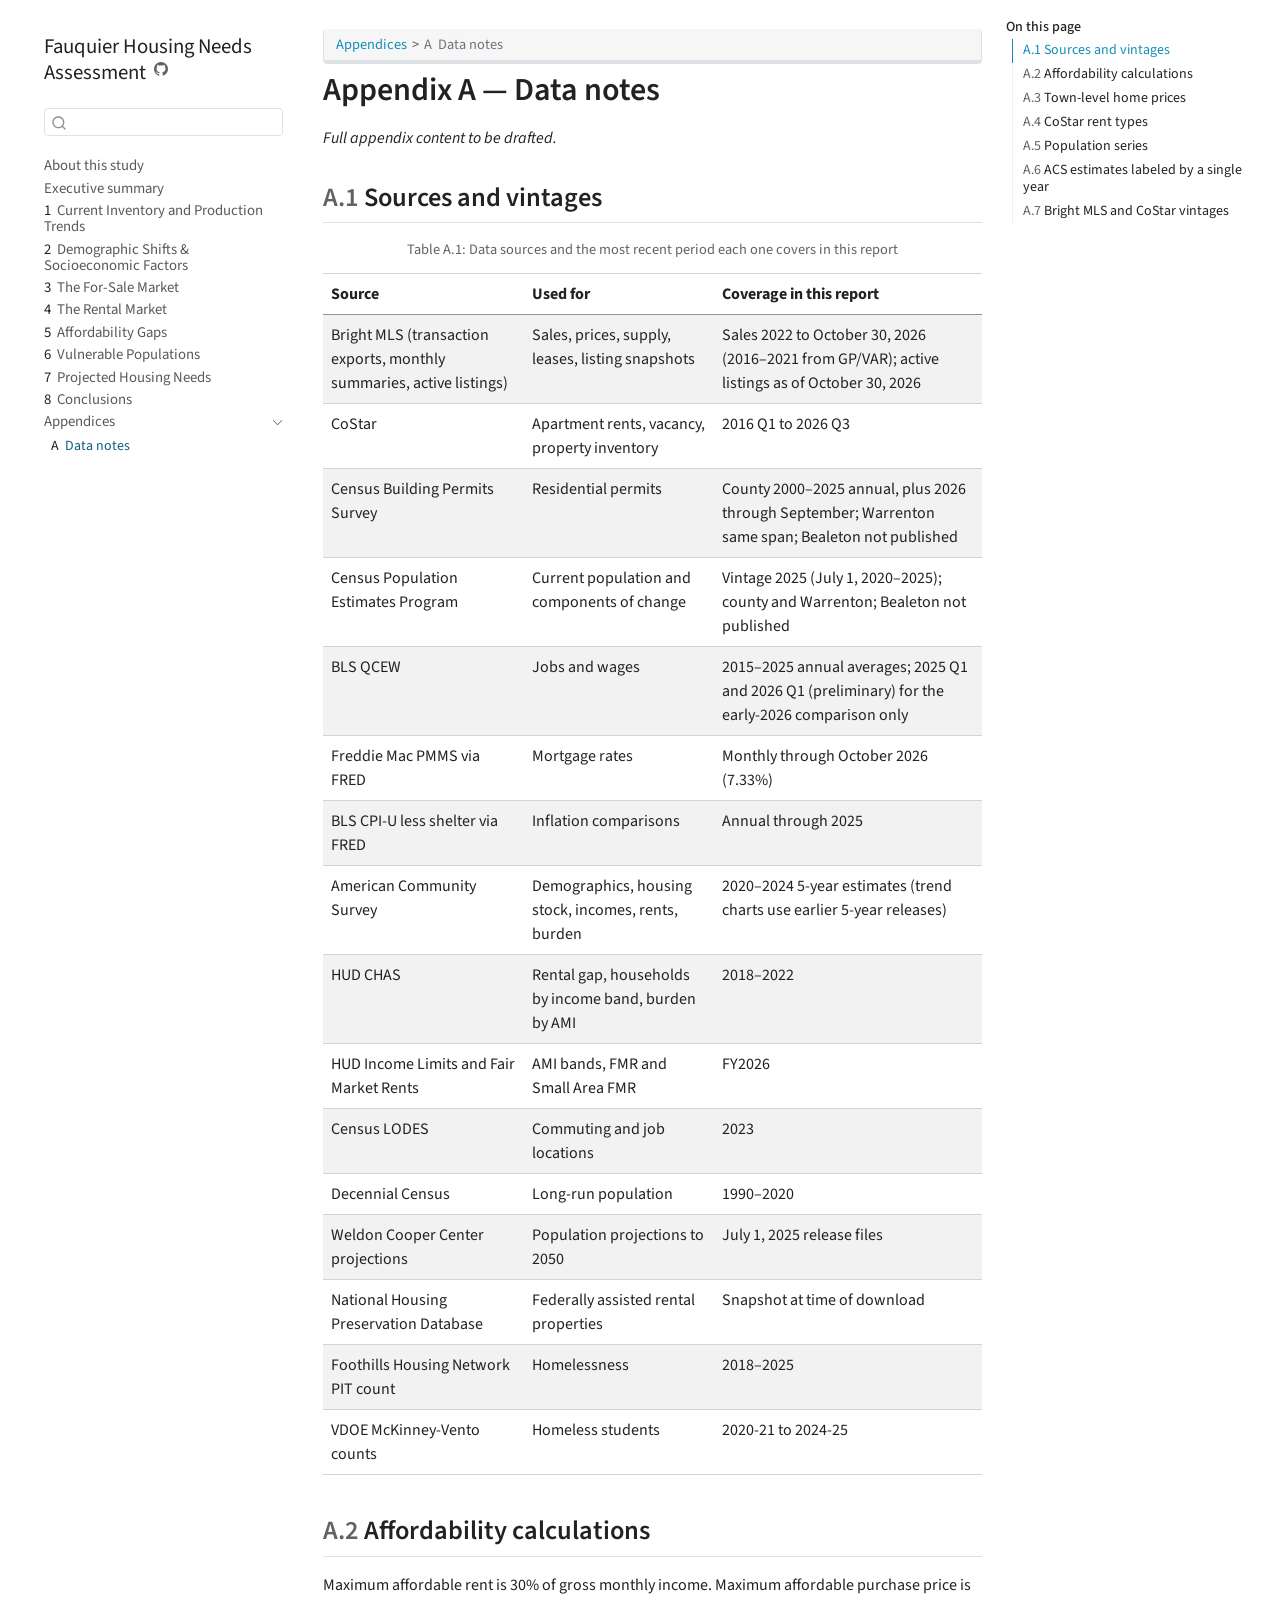
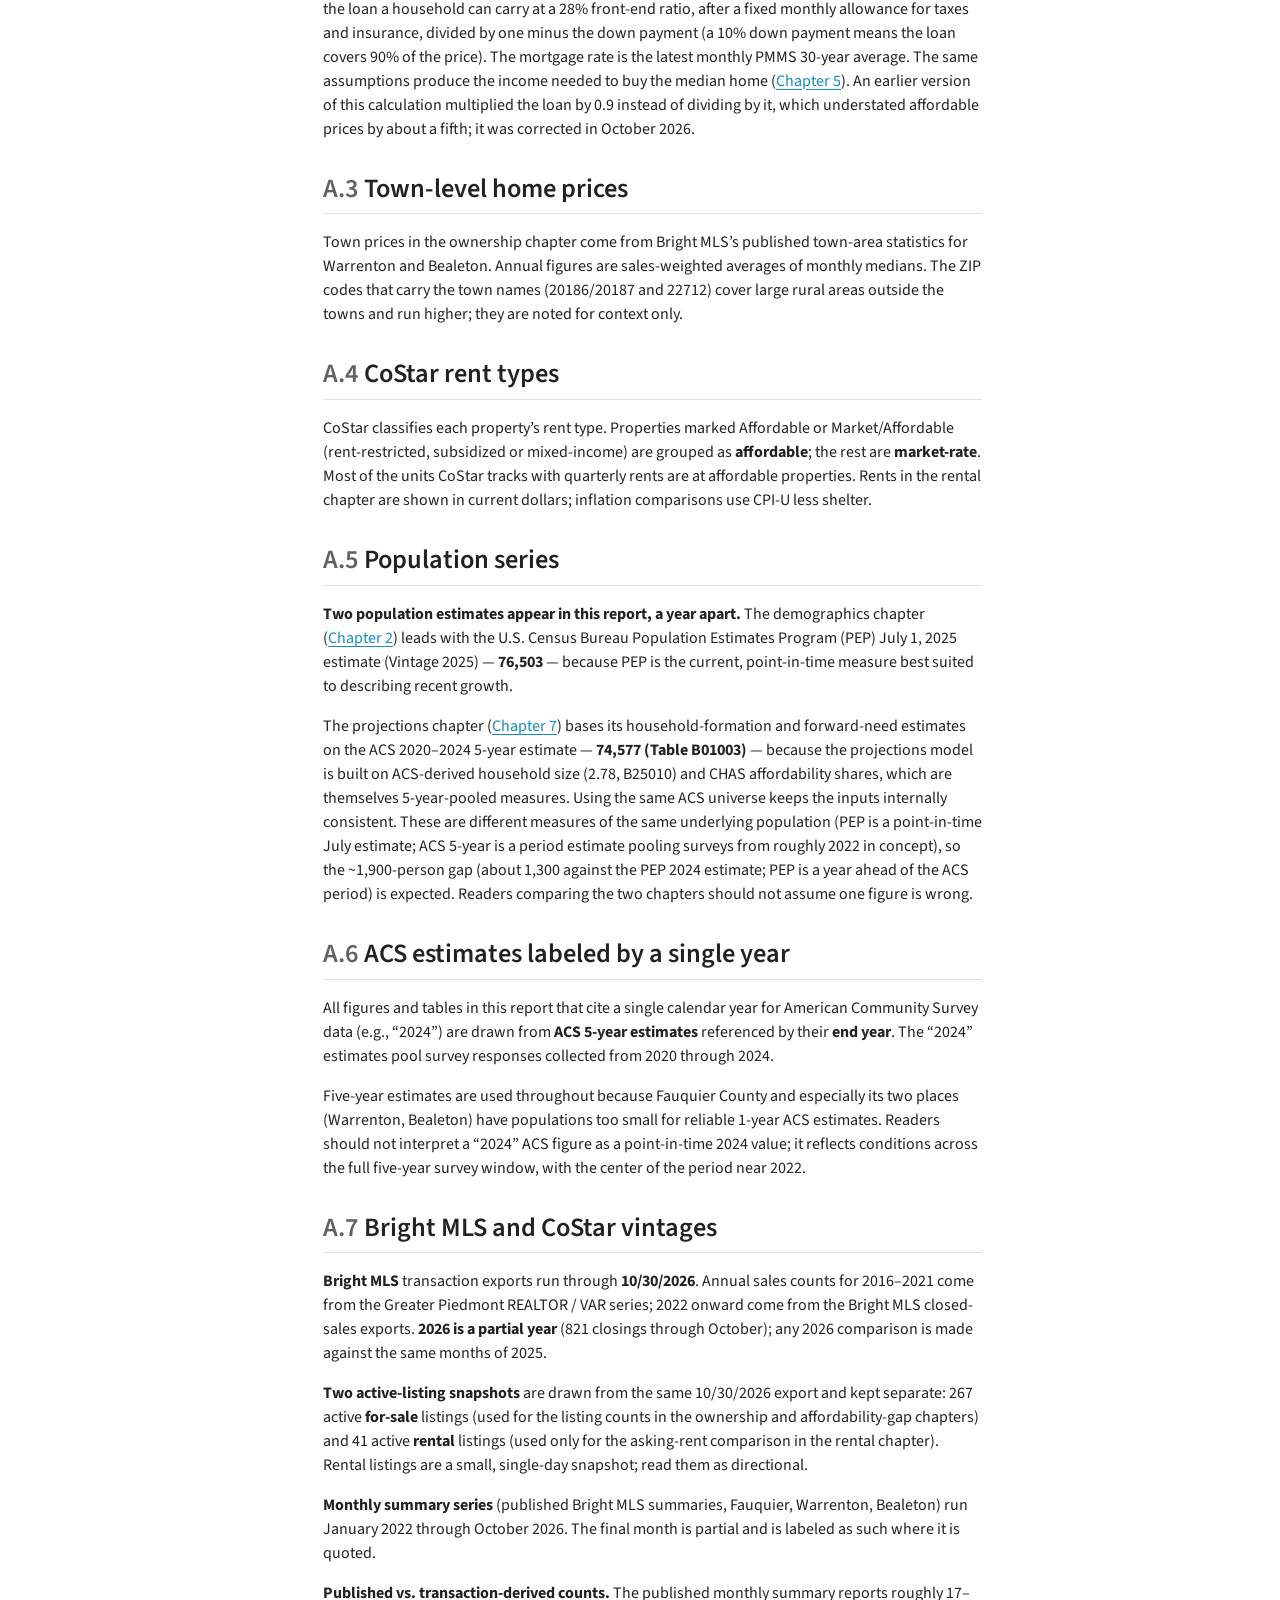
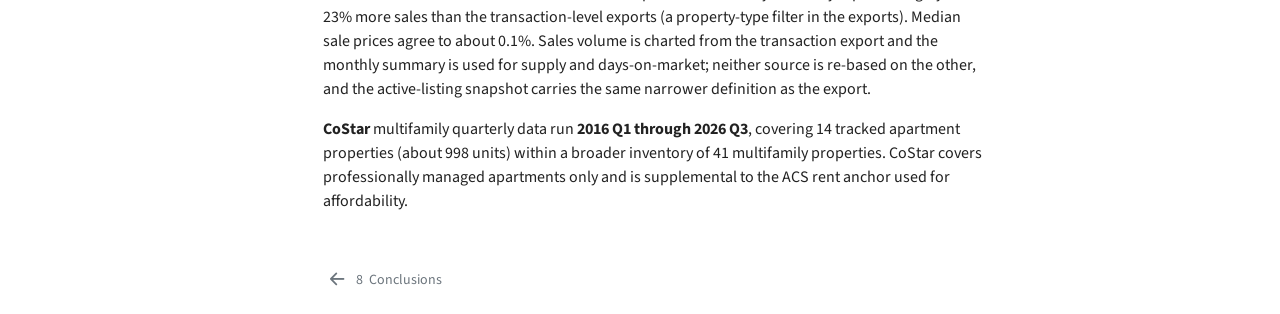
<file: docs/data-notes.html>
<!DOCTYPE html>
<html xmlns="http://www.w3.org/1999/xhtml" lang="en" xml:lang="en"><head>

<meta charset="utf-8">
<meta name="generator" content="quarto-1.10.19">

<meta name="viewport" content="width=device-width, initial-scale=1.0, user-scalable=yes">


<title>Appendix A — Data notes – Fauquier Housing Needs Assessment</title>
<style>
/* Default styles provided by pandoc.
** See https://pandoc.org/MANUAL.html#variables-for-html for config info.
*/
span.smallcaps{font-variant: small-caps;}
div.columns{display: flex; gap: 1.5em;}
div.column{flex: auto;}
@media screen {
div.columns{gap: min(4vw, 1.5em);}
div.column{overflow-x: auto;}
}
div.hanging-indent{margin-left: 1.5em; text-indent: -1.5em;}
ul.task-list{list-style: none;}
ul.task-list li input[type="checkbox"] {
  width: 0.8em;
  margin: 0 0.8em 0.2em -1em; /* quarto-specific, see https://github.com/quarto-dev/quarto-cli/issues/4556 */ 
  vertical-align: middle;
}
</style>


<script src="site_libs/quarto-nav/quarto-nav.js"></script>
<script src="site_libs/quarto-nav/headroom.min.js"></script>
<script src="site_libs/clipboard/clipboard.min.js"></script>
<script src="site_libs/quarto-search/autocomplete.umd.js"></script>
<script src="site_libs/quarto-search/fuse.min.js"></script>
<script src="site_libs/quarto-search/quarto-search.js"></script>
<meta name="quarto:offset" content="./">
<link href="./conclusions.html" rel="prev">
<script src="site_libs/quarto-html/quarto.js" type="module"></script>
<script src="site_libs/quarto-html/tabsets/tabsets.js" type="module"></script>
<script src="site_libs/quarto-html/popper.min.js"></script>
<script src="site_libs/quarto-html/tippy.umd.min.js"></script>
<script src="site_libs/quarto-html/anchor.min.js"></script>
<link href="site_libs/quarto-html/tippy.css" rel="stylesheet">
<link href="site_libs/quarto-html/quarto-syntax-highlighting-bf27225e3a48a9273f3daa8f8e829971.css" rel="stylesheet" id="quarto-text-highlighting-styles">
<script src="site_libs/bootstrap/bootstrap.min.js"></script>
<link href="site_libs/bootstrap/bootstrap-icons.css" rel="stylesheet">
<link href="site_libs/bootstrap/bootstrap-f69b7edfa307575e8b8db3725626b858.min.css" rel="stylesheet" append-hash="true" id="quarto-bootstrap" data-mode="light">
<script id="quarto-search-options" type="application/json">{
  "location": "sidebar",
  "copy-button": false,
  "collapse-after": 3,
  "panel-placement": "start",
  "type": "textbox",
  "limit": 50,
  "keyboard-shortcut": [
    "f",
    "/",
    "s"
  ],
  "show-item-context": false,
  "language": {
    "search-no-results-text": "No results",
    "search-matching-documents-text": "matching documents",
    "search-copy-link-title": "Copy link to search",
    "search-hide-matches-text": "Hide additional matches",
    "search-more-match-text": "more match in this document",
    "search-more-matches-text": "more matches in this document",
    "search-clear-button-title": "Clear",
    "search-text-placeholder": "",
    "search-detached-cancel-button-title": "Cancel",
    "search-submit-button-title": "Submit",
    "search-label": "Search"
  }
}</script>
<script src="site_libs/kePrint-0.0.1/kePrint.js"></script>

<link href="site_libs/lightable-0.0.1/lightable.css" rel="stylesheet">



</head>

<body class="nav-sidebar floating quarto-light">

<div id="quarto-search-results"></div>
  <header id="quarto-header" class="headroom fixed-top">
  <nav class="quarto-secondary-nav">
    <div class="container-fluid d-flex">
      <button type="button" class="quarto-btn-toggle btn" data-bs-toggle="collapse" role="button" data-bs-target=".quarto-sidebar-collapse-item" aria-controls="quarto-sidebar" aria-expanded="false" aria-label="Toggle sidebar navigation" onclick="if (window.quartoToggleHeadroom) { window.quartoToggleHeadroom(); }">
        <i class="bi bi-layout-text-sidebar-reverse"></i>
      </button>
        <nav class="quarto-page-breadcrumbs" aria-label="breadcrumb"><ol class="breadcrumb"><li class="breadcrumb-item"><a href="./data-notes.html">Appendices</a></li><li class="breadcrumb-item"><a href="./data-notes.html"><span class="chapter-number">A</span>&nbsp; <span class="chapter-title">Data notes</span></a></li></ol></nav>
        <a class="flex-grow-1" role="navigation" data-bs-toggle="collapse" data-bs-target=".quarto-sidebar-collapse-item" aria-controls="quarto-sidebar" aria-expanded="false" aria-label="Toggle sidebar navigation" onclick="if (window.quartoToggleHeadroom) { window.quartoToggleHeadroom(); }">      
        </a>
      <button type="button" class="btn quarto-search-button" aria-label="Search" onclick="window.quartoOpenSearch();">
        <i class="bi bi-search"></i>
      </button>
    </div>
  </nav>
</header>
<!-- content -->
<div id="quarto-content" class="quarto-container page-columns page-rows-contents page-layout-article">
<!-- sidebar -->
  <nav id="quarto-sidebar" class="sidebar collapse collapse-horizontal quarto-sidebar-collapse-item sidebar-navigation floating overflow-auto">
    <div class="pt-lg-2 mt-2 text-left sidebar-header">
    <div class="sidebar-title mb-0 py-0">
      <a href="./">Fauquier Housing Needs Assessment</a> 
        <div class="sidebar-tools-main">
    <a href="https://github.com/hdadvisors/fhfh" title="Source Code" class="quarto-navigation-tool px-1" aria-label="Source Code"><i class="bi bi-github"></i></a>
</div>
    </div>
      </div>
        <div class="mt-2 flex-shrink-0 align-items-center">
        <div class="sidebar-search">
        <div id="quarto-search" class="" title="Search"></div>
        </div>
        </div>
    <div class="sidebar-menu-container"> 
    <ul class="list-unstyled mt-1">
        <li class="sidebar-item">
  <div class="sidebar-item-container"> 
  <a href="./index.html" class="sidebar-item-text sidebar-link">
 <span class="menu-text">About this study</span></a>
  </div>
</li>
        <li class="sidebar-item">
  <div class="sidebar-item-container"> 
  <a href="./exec-sum.html" class="sidebar-item-text sidebar-link">
 <span class="menu-text">Executive summary</span></a>
  </div>
</li>
        <li class="sidebar-item">
  <div class="sidebar-item-container"> 
  <a href="./inventory.html" class="sidebar-item-text sidebar-link">
 <span class="menu-text"><span class="chapter-number">1</span>&nbsp; <span class="chapter-title">Current Inventory and Production Trends</span></span></a>
  </div>
</li>
        <li class="sidebar-item">
  <div class="sidebar-item-container"> 
  <a href="./demographics.html" class="sidebar-item-text sidebar-link">
 <span class="menu-text"><span class="chapter-number">2</span>&nbsp; <span class="chapter-title">Demographic Shifts &amp; Socioeconomic Factors</span></span></a>
  </div>
</li>
        <li class="sidebar-item">
  <div class="sidebar-item-container"> 
  <a href="./market-ownership.html" class="sidebar-item-text sidebar-link">
 <span class="menu-text"><span class="chapter-number">3</span>&nbsp; <span class="chapter-title">The For-Sale Market</span></span></a>
  </div>
</li>
        <li class="sidebar-item">
  <div class="sidebar-item-container"> 
  <a href="./market-rental.html" class="sidebar-item-text sidebar-link">
 <span class="menu-text"><span class="chapter-number">4</span>&nbsp; <span class="chapter-title">The Rental Market</span></span></a>
  </div>
</li>
        <li class="sidebar-item">
  <div class="sidebar-item-container"> 
  <a href="./gaps.html" class="sidebar-item-text sidebar-link">
 <span class="menu-text"><span class="chapter-number">5</span>&nbsp; <span class="chapter-title">Affordability Gaps</span></span></a>
  </div>
</li>
        <li class="sidebar-item">
  <div class="sidebar-item-container"> 
  <a href="./populations.html" class="sidebar-item-text sidebar-link">
 <span class="menu-text"><span class="chapter-number">6</span>&nbsp; <span class="chapter-title">Vulnerable Populations</span></span></a>
  </div>
</li>
        <li class="sidebar-item">
  <div class="sidebar-item-container"> 
  <a href="./projections.html" class="sidebar-item-text sidebar-link">
 <span class="menu-text"><span class="chapter-number">7</span>&nbsp; <span class="chapter-title">Projected Housing Needs</span></span></a>
  </div>
</li>
        <li class="sidebar-item">
  <div class="sidebar-item-container"> 
  <a href="./conclusions.html" class="sidebar-item-text sidebar-link">
 <span class="menu-text"><span class="chapter-number">8</span>&nbsp; <span class="chapter-title">Conclusions</span></span></a>
  </div>
</li>
        <li class="sidebar-item sidebar-item-section">
      <div class="sidebar-item-container"> 
            <a class="sidebar-item-text sidebar-link text-start" data-bs-toggle="collapse" data-bs-target="#quarto-sidebar-section-1" role="navigation" aria-expanded="true">
 <span class="menu-text">Appendices</span></a>
          <a class="sidebar-item-toggle text-start" data-bs-toggle="collapse" data-bs-target="#quarto-sidebar-section-1" role="navigation" aria-expanded="true" aria-label="Toggle section">
            <i class="bi bi-chevron-right ms-2"></i>
          </a> 
      </div>
      <ul id="quarto-sidebar-section-1" class="collapse list-unstyled sidebar-section depth1 show">  
          <li class="sidebar-item">
  <div class="sidebar-item-container"> 
  <a href="./data-notes.html" class="sidebar-item-text sidebar-link active">
 <span class="menu-text"><span class="chapter-number">A</span>&nbsp; <span class="chapter-title">Data notes</span></span></a>
  </div>
</li>
      </ul>
  </li>
    </ul>
    </div>
</nav>
<div id="quarto-sidebar-glass" class="quarto-sidebar-collapse-item" data-bs-toggle="collapse" data-bs-target=".quarto-sidebar-collapse-item"></div>
<!-- margin-sidebar -->
    <div id="quarto-margin-sidebar" class="sidebar margin-sidebar">
        <nav id="TOC" role="doc-toc" class="toc-active">
    <h2 id="toc-title">On this page</h2>
   
  <ul>
  <li><a href="#sources-and-vintages" id="toc-sources-and-vintages" class="nav-link active" data-scroll-target="#sources-and-vintages"><span class="header-section-number">A.1</span> Sources and vintages</a></li>
  <li><a href="#affordability-calculations" id="toc-affordability-calculations" class="nav-link" data-scroll-target="#affordability-calculations"><span class="header-section-number">A.2</span> Affordability calculations</a></li>
  <li><a href="#town-level-home-prices" id="toc-town-level-home-prices" class="nav-link" data-scroll-target="#town-level-home-prices"><span class="header-section-number">A.3</span> Town-level home prices</a></li>
  <li><a href="#costar-rent-types" id="toc-costar-rent-types" class="nav-link" data-scroll-target="#costar-rent-types"><span class="header-section-number">A.4</span> CoStar rent types</a></li>
  <li><a href="#population-series" id="toc-population-series" class="nav-link" data-scroll-target="#population-series"><span class="header-section-number">A.5</span> Population series</a></li>
  <li><a href="#acs-estimates-labeled-by-a-single-year" id="toc-acs-estimates-labeled-by-a-single-year" class="nav-link" data-scroll-target="#acs-estimates-labeled-by-a-single-year"><span class="header-section-number">A.6</span> ACS estimates labeled by a single year</a></li>
  <li><a href="#bright-mls-and-costar-vintages" id="toc-bright-mls-and-costar-vintages" class="nav-link" data-scroll-target="#bright-mls-and-costar-vintages"><span class="header-section-number">A.7</span> Bright MLS and CoStar vintages</a></li>
  </ul>
</nav>
    </div>
<!-- main -->
<main class="content" id="quarto-document-content">

<header id="title-block-header" class="quarto-title-block default"><nav class="quarto-page-breadcrumbs quarto-title-breadcrumbs d-none d-lg-block" aria-label="breadcrumb"><ol class="breadcrumb"><li class="breadcrumb-item"><a href="./data-notes.html">Appendices</a></li><li class="breadcrumb-item"><a href="./data-notes.html"><span class="chapter-number">A</span>&nbsp; <span class="chapter-title">Data notes</span></a></li></ol></nav>
<div class="quarto-title">
<h1 class="title"><span id="sec-data-notes" class="quarto-section-identifier">Appendix A — Data notes</span></h1>
</div>



<div class="quarto-title-meta">

    
  
    
  </div>
  


</header>


<!-- Purpose: data sources, vintages, methodology, and reliability notes (PLAN.md §7 Appendix; adapt from faar data-notes.qmd). -->
<p><em>Full appendix content to be drafted.</em></p>
<section id="sources-and-vintages" class="level2" data-number="A.1">
<h2 data-number="A.1" class="anchored" data-anchor-id="sources-and-vintages"><span class="header-section-number">A.1</span> Sources and vintages</h2>
<div class="cell" data-layout-align="left">
<div id="tbl-vintages" class="cell quarto-float quarto-figure quarto-figure-center anchored" data-layout-align="left">
<figure class="quarto-float quarto-float-tbl figure">
<figcaption class="quarto-float-caption-top quarto-float-caption quarto-float-tbl" id="tbl-vintages-caption-0ceaefa1-69ba-4598-a22c-09a6ac19f8ca">
Table&nbsp;A.1: Data sources and the most recent period each one covers in this report
</figcaption>
<div aria-describedby="tbl-vintages-caption-0ceaefa1-69ba-4598-a22c-09a6ac19f8ca">
<div class="cell-output-display">
<table class="table table-condensed table-striped" style="width: auto !important; margin-left: auto; margin-right: auto;">
 <thead>
  <tr>
   <th style="text-align:left;"> Source </th>
   <th style="text-align:left;"> Used for </th>
   <th style="text-align:left;"> Coverage in this report </th>
  </tr>
 </thead>
<tbody>
  <tr>
   <td style="text-align:left;"> Bright MLS (transaction exports, monthly summaries, active listings) </td>
   <td style="text-align:left;"> Sales, prices, supply, leases, listing snapshots </td>
   <td style="text-align:left;"> Sales 2022 to October 30, 2026 (2016–2021 from GP/VAR); active listings as of October 30, 2026 </td>
  </tr>
  <tr>
   <td style="text-align:left;"> CoStar </td>
   <td style="text-align:left;"> Apartment rents, vacancy, property inventory </td>
   <td style="text-align:left;"> 2016 Q1 to 2026 Q3 </td>
  </tr>
  <tr>
   <td style="text-align:left;"> Census Building Permits Survey </td>
   <td style="text-align:left;"> Residential permits </td>
   <td style="text-align:left;"> County 2000–2025 annual, plus 2026 through September; Warrenton same span; Bealeton not published </td>
  </tr>
  <tr>
   <td style="text-align:left;"> Census Population Estimates Program </td>
   <td style="text-align:left;"> Current population and components of change </td>
   <td style="text-align:left;"> Vintage 2025 (July 1, 2020–2025); county and Warrenton; Bealeton not published </td>
  </tr>
  <tr>
   <td style="text-align:left;"> BLS QCEW </td>
   <td style="text-align:left;"> Jobs and wages </td>
   <td style="text-align:left;"> 2015–2025 annual averages; 2025 Q1 and 2026 Q1 (preliminary) for the early-2026 comparison only </td>
  </tr>
  <tr>
   <td style="text-align:left;"> Freddie Mac PMMS via FRED </td>
   <td style="text-align:left;"> Mortgage rates </td>
   <td style="text-align:left;"> Monthly through October 2026 (7.33%) </td>
  </tr>
  <tr>
   <td style="text-align:left;"> BLS CPI-U less shelter via FRED </td>
   <td style="text-align:left;"> Inflation comparisons </td>
   <td style="text-align:left;"> Annual through 2025 </td>
  </tr>
  <tr>
   <td style="text-align:left;"> American Community Survey </td>
   <td style="text-align:left;"> Demographics, housing stock, incomes, rents, burden </td>
   <td style="text-align:left;"> 2020–2024 5-year estimates (trend charts use earlier 5-year releases) </td>
  </tr>
  <tr>
   <td style="text-align:left;"> HUD CHAS </td>
   <td style="text-align:left;"> Rental gap, households by income band, burden by AMI </td>
   <td style="text-align:left;"> 2018–2022 </td>
  </tr>
  <tr>
   <td style="text-align:left;"> HUD Income Limits and Fair Market Rents </td>
   <td style="text-align:left;"> AMI bands, FMR and Small Area FMR </td>
   <td style="text-align:left;"> FY2026 </td>
  </tr>
  <tr>
   <td style="text-align:left;"> Census LODES </td>
   <td style="text-align:left;"> Commuting and job locations </td>
   <td style="text-align:left;"> 2023 </td>
  </tr>
  <tr>
   <td style="text-align:left;"> Decennial Census </td>
   <td style="text-align:left;"> Long-run population </td>
   <td style="text-align:left;"> 1990–2020 </td>
  </tr>
  <tr>
   <td style="text-align:left;"> Weldon Cooper Center projections </td>
   <td style="text-align:left;"> Population projections to 2050 </td>
   <td style="text-align:left;"> July 1, 2025 release files </td>
  </tr>
  <tr>
   <td style="text-align:left;"> National Housing Preservation Database </td>
   <td style="text-align:left;"> Federally assisted rental properties </td>
   <td style="text-align:left;"> Snapshot at time of download </td>
  </tr>
  <tr>
   <td style="text-align:left;"> Foothills Housing Network PIT count </td>
   <td style="text-align:left;"> Homelessness </td>
   <td style="text-align:left;"> 2018–2025 </td>
  </tr>
  <tr>
   <td style="text-align:left;"> VDOE McKinney-Vento counts </td>
   <td style="text-align:left;"> Homeless students </td>
   <td style="text-align:left;"> 2020-21 to 2024-25 </td>
  </tr>
</tbody>
</table>

</div>
</div>
</figure>
</div>
</div>
</section>
<section id="affordability-calculations" class="level2" data-number="A.2">
<h2 data-number="A.2" class="anchored" data-anchor-id="affordability-calculations"><span class="header-section-number">A.2</span> Affordability calculations</h2>
<p>Maximum affordable rent is 30% of gross monthly income. Maximum affordable purchase price is the loan a household can carry at a 28% front-end ratio, after a fixed monthly allowance for taxes and insurance, divided by one minus the down payment (a 10% down payment means the loan covers 90% of the price). The mortgage rate is the latest monthly PMMS 30-year average. The same assumptions produce the income needed to buy the median home (<a href="gaps.html" class="quarto-xref"><span>Chapter 5</span></a>). An earlier version of this calculation multiplied the loan by 0.9 instead of dividing by it, which understated affordable prices by about a fifth; it was corrected in October 2026.</p>
</section>
<section id="town-level-home-prices" class="level2" data-number="A.3">
<h2 data-number="A.3" class="anchored" data-anchor-id="town-level-home-prices"><span class="header-section-number">A.3</span> Town-level home prices</h2>
<p>Town prices in the ownership chapter come from Bright MLS’s published town-area statistics for Warrenton and Bealeton. Annual figures are sales-weighted averages of monthly medians. The ZIP codes that carry the town names (20186/20187 and 22712) cover large rural areas outside the towns and run higher; they are noted for context only.</p>
</section>
<section id="costar-rent-types" class="level2" data-number="A.4">
<h2 data-number="A.4" class="anchored" data-anchor-id="costar-rent-types"><span class="header-section-number">A.4</span> CoStar rent types</h2>
<p>CoStar classifies each property’s rent type. Properties marked Affordable or Market/Affordable (rent-restricted, subsidized or mixed-income) are grouped as <strong>affordable</strong>; the rest are <strong>market-rate</strong>. Most of the units CoStar tracks with quarterly rents are at affordable properties. Rents in the rental chapter are shown in current dollars; inflation comparisons use CPI-U less shelter.</p>
</section>
<section id="population-series" class="level2" data-number="A.5">
<h2 data-number="A.5" class="anchored" data-anchor-id="population-series"><span class="header-section-number">A.5</span> Population series</h2>
<p><strong>Two population estimates appear in this report, a year apart.</strong> The demographics chapter (<a href="demographics.html" class="quarto-xref"><span>Chapter 2</span></a>) leads with the U.S. Census Bureau Population Estimates Program (PEP) July 1, 2025 estimate (Vintage 2025) — <strong>76,503</strong> — because PEP is the current, point-in-time measure best suited to describing recent growth.</p>
<p>The projections chapter (<a href="projections.html" class="quarto-xref"><span>Chapter 7</span></a>) bases its household-formation and forward-need estimates on the ACS 2020–2024 5-year estimate — <strong>74,577 (Table B01003)</strong> — because the projections model is built on ACS-derived household size (2.78, B25010) and CHAS affordability shares, which are themselves 5-year-pooled measures. Using the same ACS universe keeps the inputs internally consistent. These are different measures of the same underlying population (PEP is a point-in-time July estimate; ACS 5-year is a period estimate pooling surveys from roughly 2022 in concept), so the ~1,900-person gap (about 1,300 against the PEP 2024 estimate; PEP is a year ahead of the ACS period) is expected. Readers comparing the two chapters should not assume one figure is wrong.</p>
</section>
<section id="acs-estimates-labeled-by-a-single-year" class="level2" data-number="A.6">
<h2 data-number="A.6" class="anchored" data-anchor-id="acs-estimates-labeled-by-a-single-year"><span class="header-section-number">A.6</span> ACS estimates labeled by a single year</h2>
<p>All figures and tables in this report that cite a single calendar year for American Community Survey data (e.g., “2024”) are drawn from <strong>ACS 5-year estimates</strong> referenced by their <strong>end year</strong>. The “2024” estimates pool survey responses collected from 2020 through 2024.</p>
<p>Five-year estimates are used throughout because Fauquier County and especially its two places (Warrenton, Bealeton) have populations too small for reliable 1-year ACS estimates. Readers should not interpret a “2024” ACS figure as a point-in-time 2024 value; it reflects conditions across the full five-year survey window, with the center of the period near 2022.</p>
</section>
<section id="bright-mls-and-costar-vintages" class="level2" data-number="A.7">
<h2 data-number="A.7" class="anchored" data-anchor-id="bright-mls-and-costar-vintages"><span class="header-section-number">A.7</span> Bright MLS and CoStar vintages</h2>
<p><strong>Bright MLS</strong> transaction exports run through <strong>10/30/2026</strong>. Annual sales counts for 2016–2021 come from the Greater Piedmont REALTOR / VAR series; 2022 onward come from the Bright MLS closed-sales exports. <strong>2026 is a partial year</strong> (821 closings through October); any 2026 comparison is made against the same months of 2025.</p>
<p><strong>Two active-listing snapshots</strong> are drawn from the same 10/30/2026 export and kept separate: 267 active <strong>for-sale</strong> listings (used for the listing counts in the ownership and affordability-gap chapters) and 41 active <strong>rental</strong> listings (used only for the asking-rent comparison in the rental chapter). Rental listings are a small, single-day snapshot; read them as directional.</p>
<p><strong>Monthly summary series</strong> (published Bright MLS summaries, Fauquier, Warrenton, Bealeton) run January 2022 through October 2026. The final month is partial and is labeled as such where it is quoted.</p>
<p><strong>Published vs.&nbsp;transaction-derived counts.</strong> The published monthly summary reports roughly 17–23% more sales than the transaction-level exports (a property-type filter in the exports). Median sale prices agree to about 0.1%. Sales volume is charted from the transaction export and the monthly summary is used for supply and days-on-market; neither source is re-based on the other, and the active-listing snapshot carries the same narrower definition as the export.</p>
<p><strong>CoStar</strong> multifamily quarterly data run <strong>2016 Q1 through 2026 Q3</strong>, covering 14 tracked apartment properties (about 998 units) within a broader inventory of 41 multifamily properties. CoStar covers professionally managed apartments only and is supplemental to the ACS rent anchor used for affordability.</p>


</section>

</main> <!-- /main -->
<script id="quarto-html-after-body" type="application/javascript">
  window.document.addEventListener("DOMContentLoaded", function (event) {
    const icon = "";
    const anchorJS = new window.AnchorJS();
    anchorJS.options = {
      placement: 'right',
      icon: icon
    };
    anchorJS.add('.anchored');
    const isCodeAnnotation = (el) => {
      for (const clz of el.classList) {
        if (clz.startsWith('code-annotation-')) {                     
          return true;
        }
      }
      return false;
    }
    const onCopySuccess = function(e) {
      // button target
      const button = e.trigger;
      // don't keep focus
      button.blur();
      // flash "checked"
      button.classList.add('code-copy-button-checked');
      var currentTitle = button.getAttribute("title");
      button.setAttribute("title", "Copied!");
      let tooltip;
      if (window.bootstrap) {
        button.setAttribute("data-bs-toggle", "tooltip");
        button.setAttribute("data-bs-placement", "left");
        button.setAttribute("data-bs-title", "Copied!");
        tooltip = new bootstrap.Tooltip(button, 
          { trigger: "manual", 
            customClass: "code-copy-button-tooltip",
            offset: [0, -8]});
        tooltip.show();    
      }
      setTimeout(function() {
        if (tooltip) {
          tooltip.hide();
          button.removeAttribute("data-bs-title");
          button.removeAttribute("data-bs-toggle");
          button.removeAttribute("data-bs-placement");
        }
        button.setAttribute("title", currentTitle);
        button.classList.remove('code-copy-button-checked');
      }, 1000);
      // clear code selection
      e.clearSelection();
    }
    const getTextToCopy = function(trigger) {
      const outerScaffold = trigger.parentElement.cloneNode(true);
      const codeEl = outerScaffold.querySelector('code');
      for (const childEl of codeEl.children) {
        if (isCodeAnnotation(childEl)) {
          childEl.remove();
        }
      }
      return codeEl.innerText;
    }
    const clipboard = new window.ClipboardJS('.code-copy-button:not([data-in-quarto-modal])', {
      text: getTextToCopy
    });
    clipboard.on('success', onCopySuccess);
    if (window.document.getElementById('quarto-embedded-source-code-modal')) {
      const clipboardModal = new window.ClipboardJS('.code-copy-button[data-in-quarto-modal]', {
        text: getTextToCopy,
        container: window.document.getElementById('quarto-embedded-source-code-modal')
      });
      clipboardModal.on('success', onCopySuccess);
    }
      var localhostRegex = new RegExp(/^(?:http|https):\/\/localhost\:?[0-9]*\//);
      var mailtoRegex = new RegExp(/^mailto:/);
        var filterRegex = new RegExp('/' + window.location.host + '/');
      var isInternal = (href) => {
          return filterRegex.test(href) || localhostRegex.test(href) || mailtoRegex.test(href);
      }
      // Inspect non-navigation links and adorn them if external
     var links = window.document.querySelectorAll('a[href]:not(.nav-link):not(.navbar-brand):not(.toc-action):not(.sidebar-link):not(.sidebar-item-toggle):not(.pagination-link):not(.no-external):not([aria-hidden]):not(.dropdown-item):not(.quarto-navigation-tool):not(.about-link)');
      for (var i=0; i<links.length; i++) {
        const link = links[i];
        if (!isInternal(link.href)) {
          // undo the damage that might have been done by quarto-nav.js in the case of
          // links that we want to consider external
          if (link.dataset.originalHref !== undefined) {
            link.href = link.dataset.originalHref;
          }
        }
      }
    function tippyHover(el, contentFn, onTriggerFn, onUntriggerFn) {
      const config = {
        allowHTML: true,
        maxWidth: 500,
        delay: 100,
        arrow: false,
        appendTo: function(el) {
            return el.parentElement;
        },
        interactive: true,
        interactiveBorder: 10,
        theme: 'quarto',
        placement: 'bottom-start',
      };
      if (contentFn) {
        config.content = contentFn;
      }
      if (onTriggerFn) {
        config.onTrigger = onTriggerFn;
      }
      if (onUntriggerFn) {
        config.onUntrigger = onUntriggerFn;
      }
      window.tippy(el, config); 
    }
        let selectedAnnoteEl;
        const selectorForAnnotation = ( cell, annotation) => {
          let cellAttr = 'data-code-cell="' + cell + '"';
          let lineAttr = 'data-code-annotation="' +  annotation + '"';
          const selector = 'span[' + cellAttr + '][' + lineAttr + ']';
          return selector;
        }
        const selectCodeLines = (annoteEl) => {
          const doc = window.document;
          const targetCell = annoteEl.getAttribute("data-target-cell");
          const targetAnnotation = annoteEl.getAttribute("data-target-annotation");
          const annoteSpan = window.document.querySelector(selectorForAnnotation(targetCell, targetAnnotation));
          const lines = annoteSpan.getAttribute("data-code-lines").split(",");
          const lineIds = lines.map((line) => {
            return targetCell + "-" + line;
          })
          let top = null;
          let height = null;
          let parent = null;
          if (lineIds.length > 0) {
              //compute the position of the single el (top and bottom and make a div)
              const el = window.document.getElementById(lineIds[0]);
              top = el.offsetTop;
              height = el.offsetHeight;
              parent = el.parentElement.parentElement;
            if (lineIds.length > 1) {
              const lastEl = window.document.getElementById(lineIds[lineIds.length - 1]);
              const bottom = lastEl.offsetTop + lastEl.offsetHeight;
              height = bottom - top;
            }
            if (top !== null && height !== null && parent !== null) {
              // cook up a div (if necessary) and position it 
              let div = window.document.getElementById("code-annotation-line-highlight");
              if (div === null) {
                div = window.document.createElement("div");
                div.setAttribute("id", "code-annotation-line-highlight");
                div.style.position = 'absolute';
                parent.appendChild(div);
              }
              div.style.top = top - 2 + "px";
              div.style.height = height + 4 + "px";
              div.style.left = 0;
              let gutterDiv = window.document.getElementById("code-annotation-line-highlight-gutter");
              if (gutterDiv === null) {
                gutterDiv = window.document.createElement("div");
                gutterDiv.setAttribute("id", "code-annotation-line-highlight-gutter");
                gutterDiv.style.position = 'absolute';
                const codeCell = window.document.getElementById(targetCell);
                const gutter = codeCell.querySelector('.code-annotation-gutter');
                gutter.appendChild(gutterDiv);
              }
              gutterDiv.style.top = top - 2 + "px";
              gutterDiv.style.height = height + 4 + "px";
            }
            selectedAnnoteEl = annoteEl;
          }
        };
        const unselectCodeLines = () => {
          const elementsIds = ["code-annotation-line-highlight", "code-annotation-line-highlight-gutter"];
          elementsIds.forEach((elId) => {
            const div = window.document.getElementById(elId);
            if (div) {
              div.remove();
            }
          });
          selectedAnnoteEl = undefined;
        };
          // Handle positioning of the toggle
      window.addEventListener(
        "resize",
        throttle(() => {
          elRect = undefined;
          if (selectedAnnoteEl) {
            selectCodeLines(selectedAnnoteEl);
          }
        }, 10)
      );
      function throttle(fn, ms) {
      let throttle = false;
      let timer;
        return (...args) => {
          if(!throttle) { // first call gets through
              fn.apply(this, args);
              throttle = true;
          } else { // all the others get throttled
              if(timer) clearTimeout(timer); // cancel #2
              timer = setTimeout(() => {
                fn.apply(this, args);
                timer = throttle = false;
              }, ms);
          }
        };
      }
        // Attach click handler to the DT
        const annoteDls = window.document.querySelectorAll('dt[data-target-cell]');
        for (const annoteDlNode of annoteDls) {
          annoteDlNode.addEventListener('click', (event) => {
            const clickedEl = event.target;
            if (clickedEl !== selectedAnnoteEl) {
              unselectCodeLines();
              const activeEl = window.document.querySelector('dt[data-target-cell].code-annotation-active');
              if (activeEl) {
                activeEl.classList.remove('code-annotation-active');
              }
              selectCodeLines(clickedEl);
              clickedEl.classList.add('code-annotation-active');
            } else {
              // Unselect the line
              unselectCodeLines();
              clickedEl.classList.remove('code-annotation-active');
            }
          });
        }
    const findCites = (el) => {
      const parentEl = el.parentElement;
      if (parentEl) {
        const cites = parentEl.dataset.cites;
        if (cites) {
          return {
            el,
            cites: cites.split(' ')
          };
        } else {
          return findCites(el.parentElement)
        }
      } else {
        return undefined;
      }
    };
    var bibliorefs = window.document.querySelectorAll('a[role="doc-biblioref"]');
    for (var i=0; i<bibliorefs.length; i++) {
      const ref = bibliorefs[i];
      const citeInfo = findCites(ref);
      if (citeInfo) {
        tippyHover(citeInfo.el, function() {
          var popup = window.document.createElement('div');
          citeInfo.cites.forEach(function(cite) {
            var citeDiv = window.document.createElement('div');
            citeDiv.classList.add('hanging-indent');
            citeDiv.classList.add('csl-entry');
            var biblioDiv = window.document.getElementById('ref-' + cite);
            if (biblioDiv) {
              citeDiv.innerHTML = biblioDiv.innerHTML;
            }
            popup.appendChild(citeDiv);
          });
          return popup.innerHTML;
        });
      }
    }
  });
  </script>
<nav class="page-navigation">
  <div class="nav-page nav-page-previous">
      <a href="./conclusions.html" class="pagination-link" aria-label="Conclusions">
        <i class="bi bi-arrow-left-short"></i> <span class="nav-page-text"><span class="chapter-number">8</span>&nbsp; <span class="chapter-title">Conclusions</span></span>
      </a>          
  </div>
  <div class="nav-page nav-page-next">
  </div>
</nav>
</div> <!-- /content -->




</body></html>
</file>
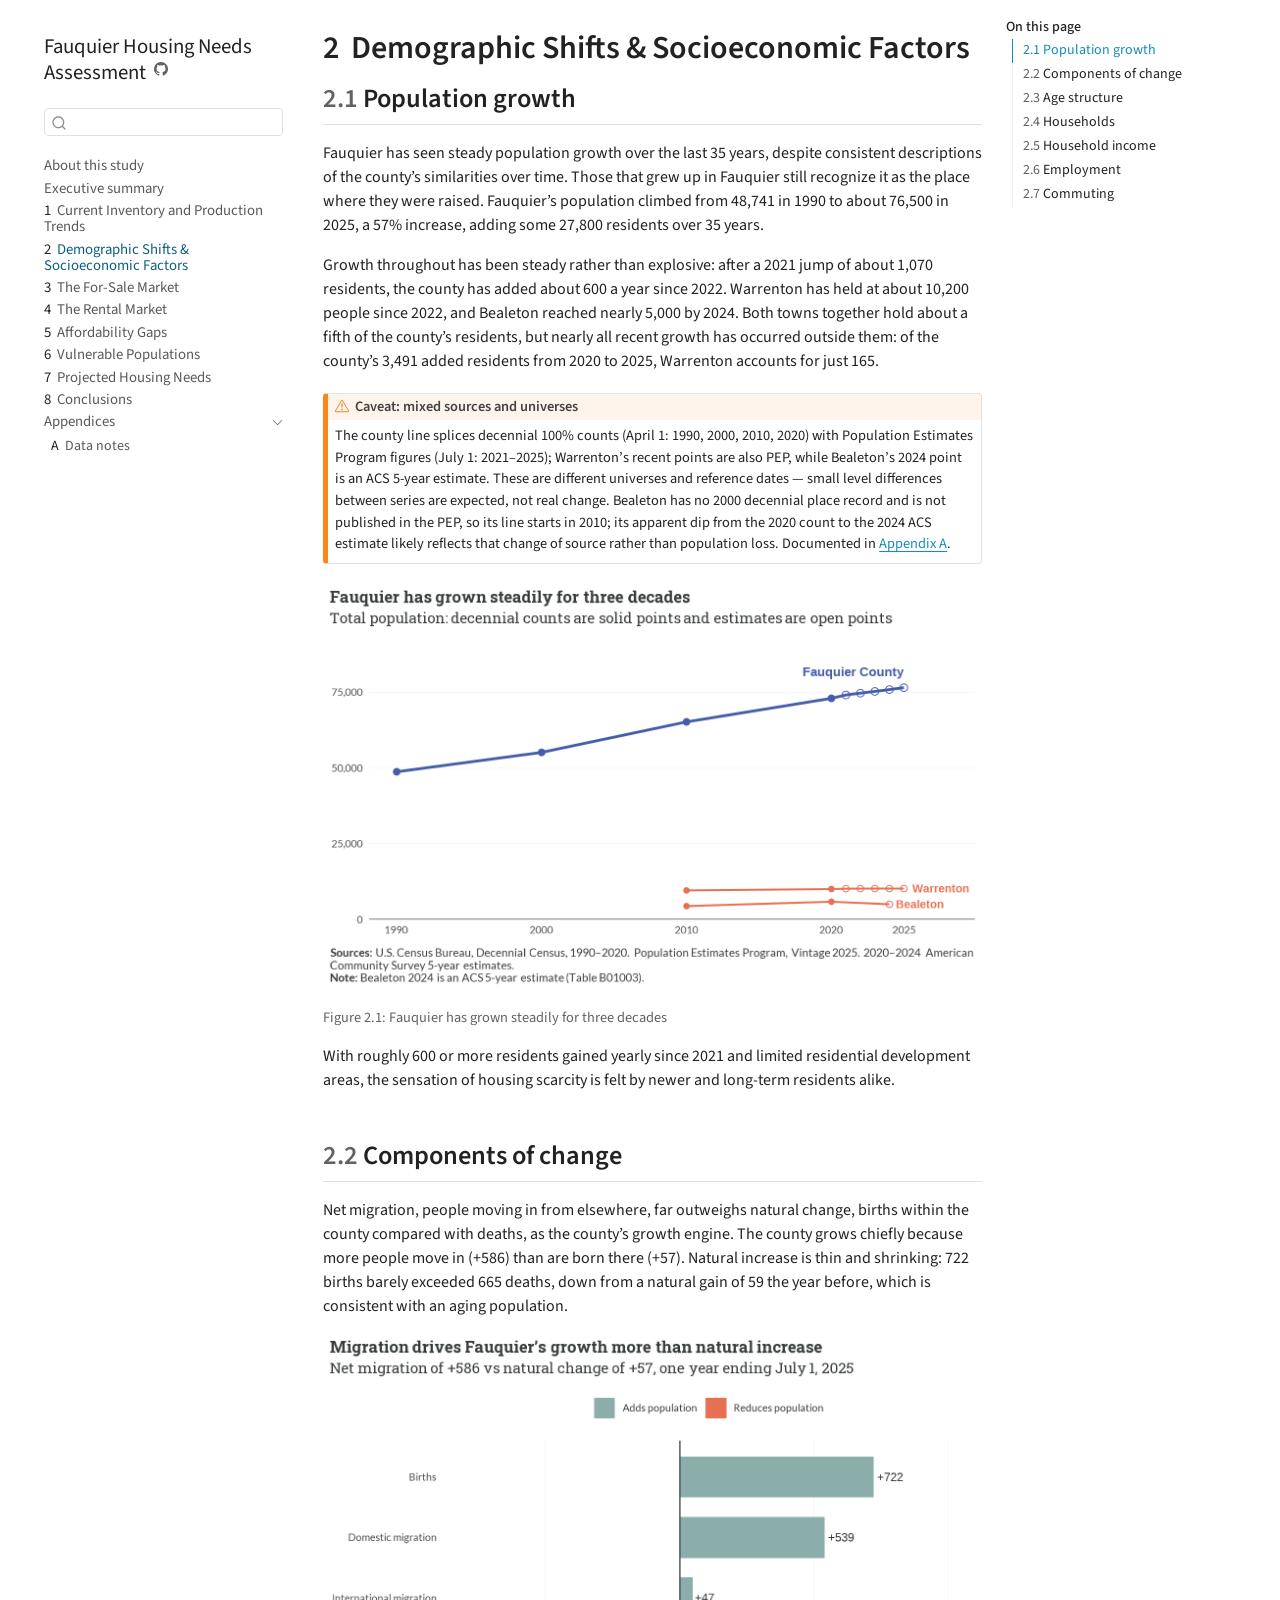
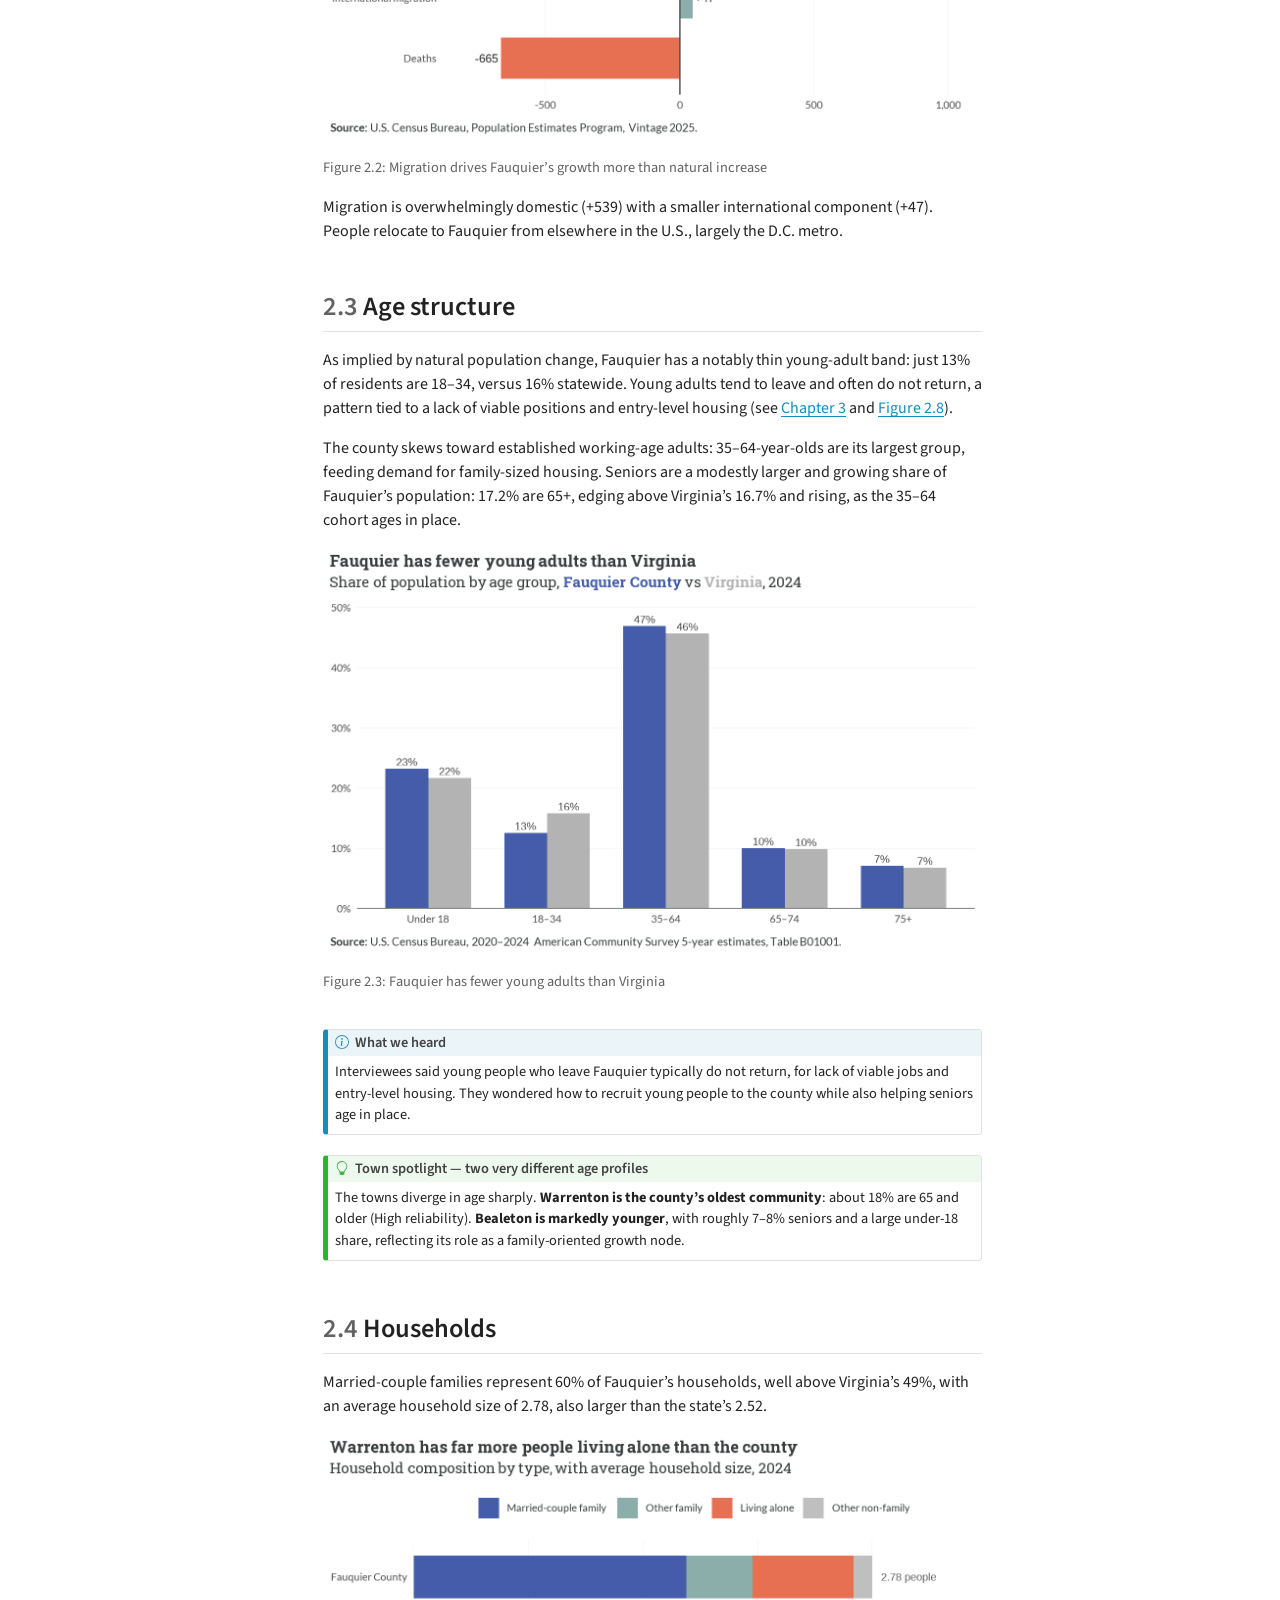
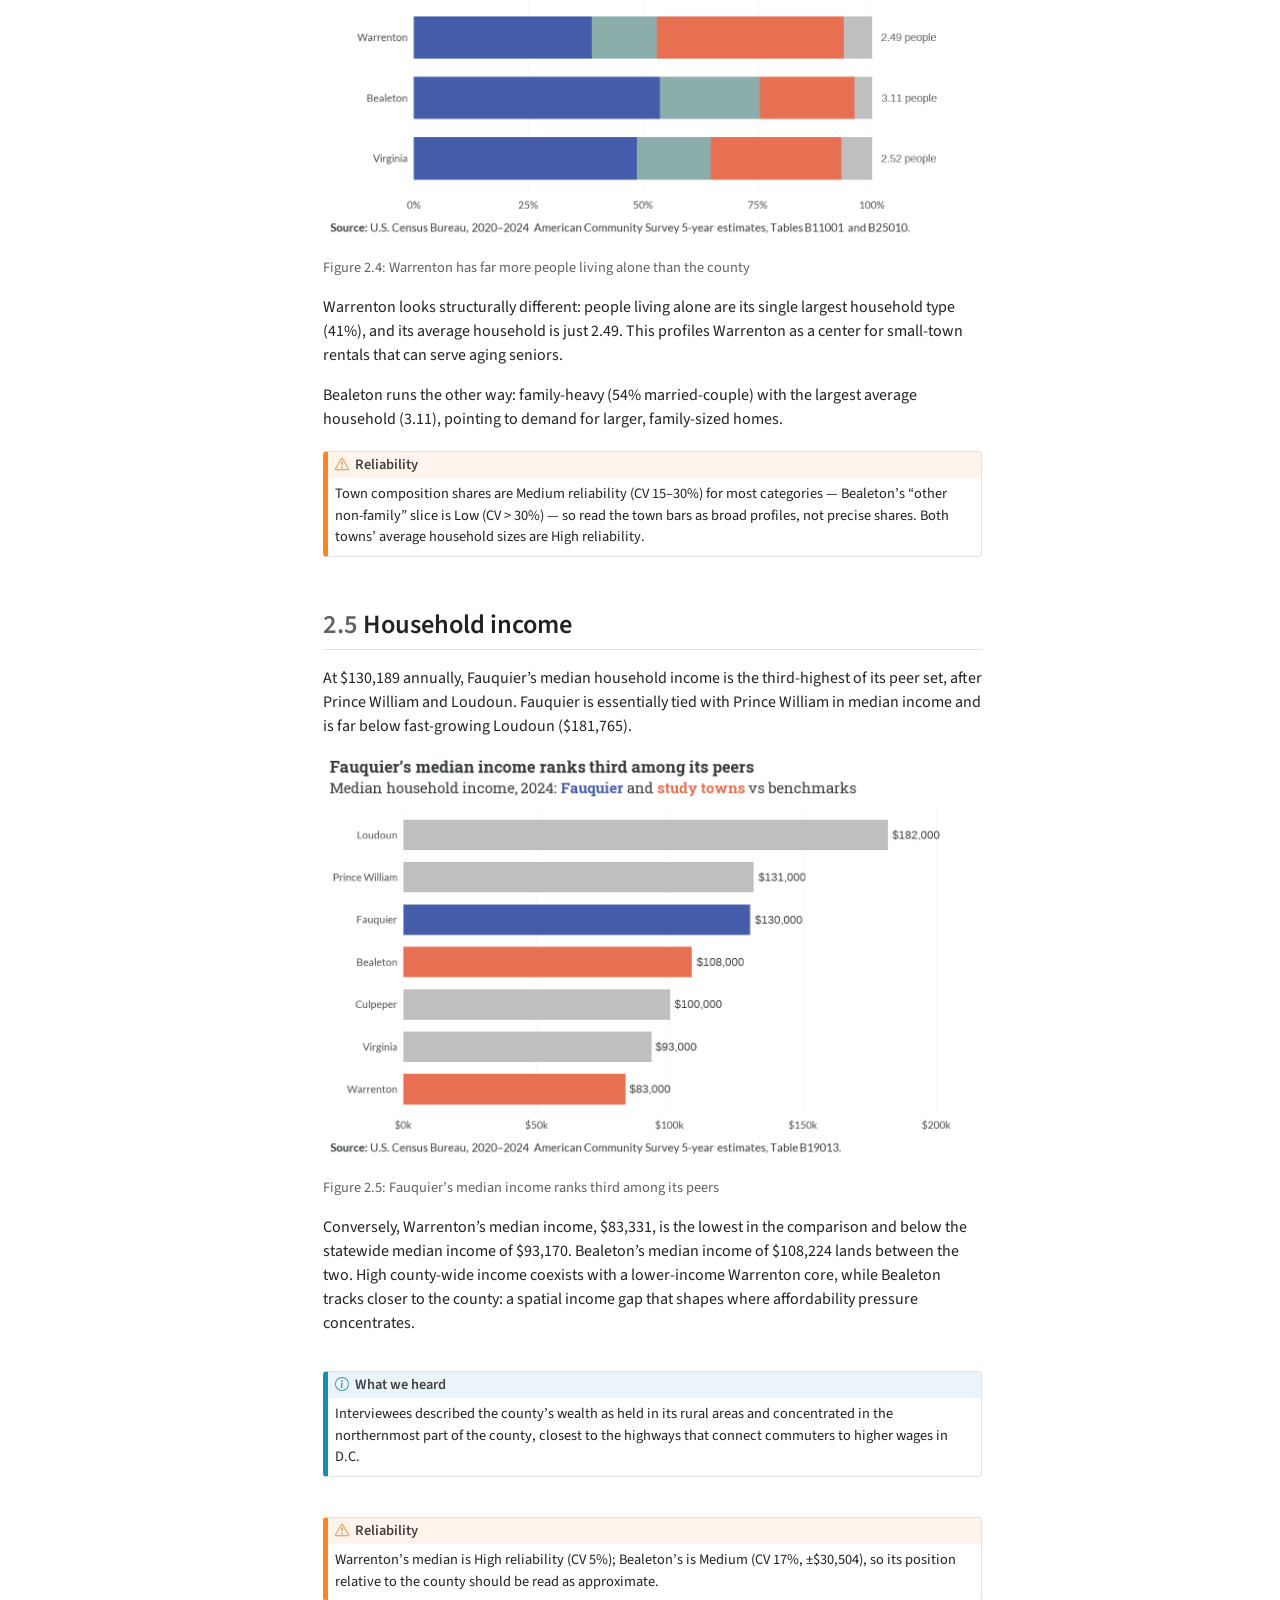
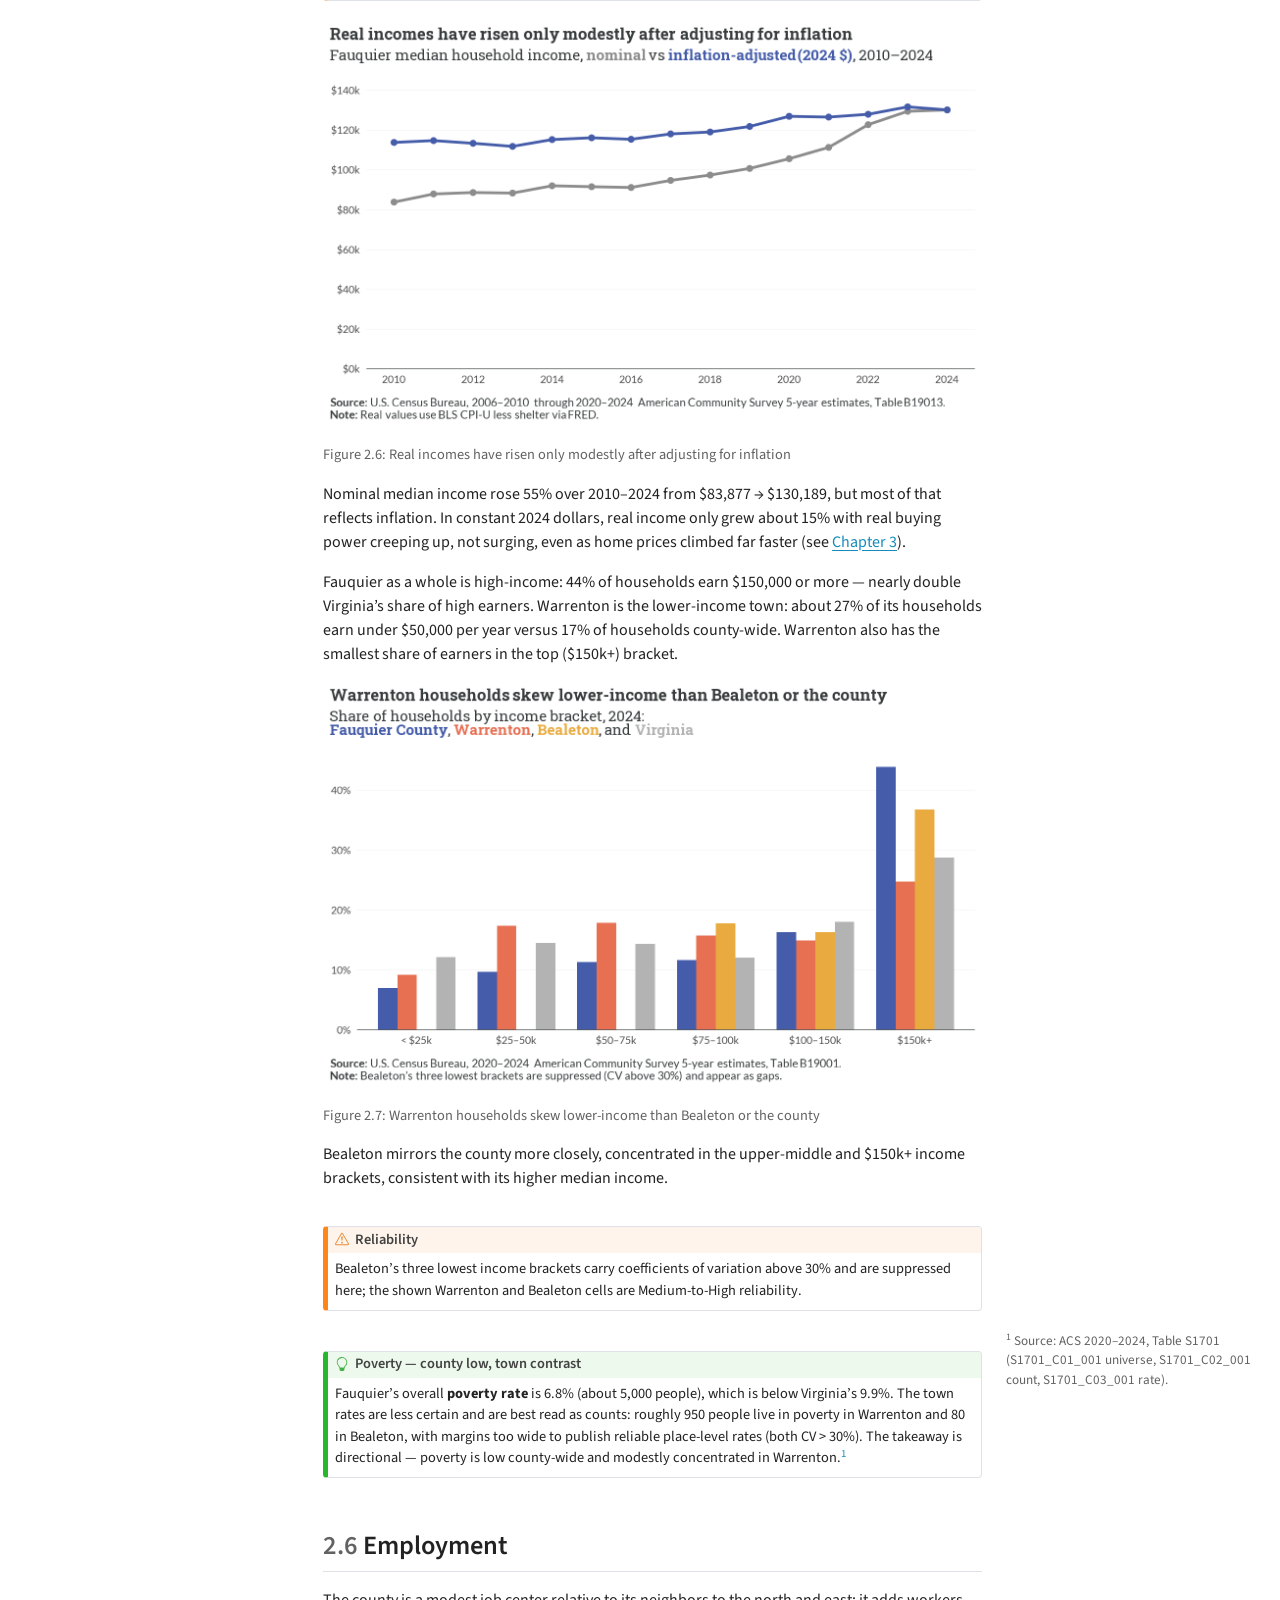
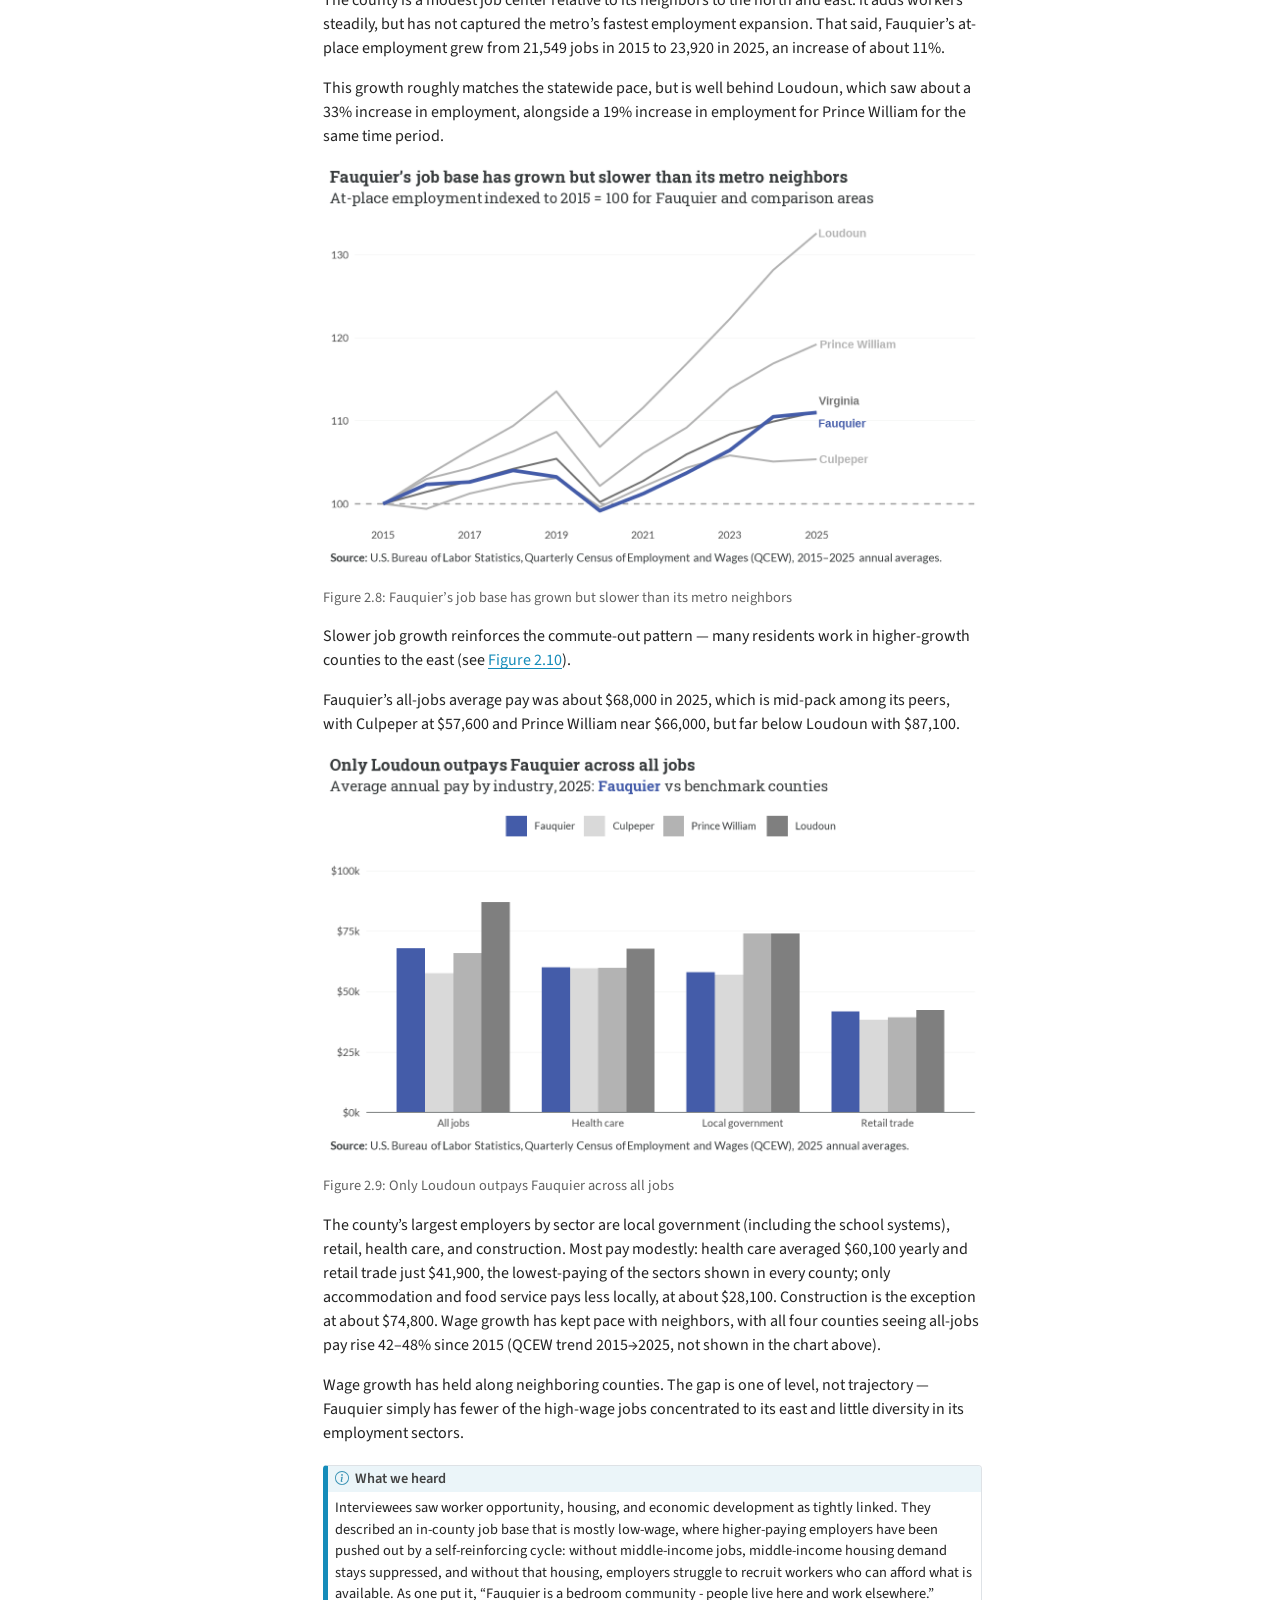
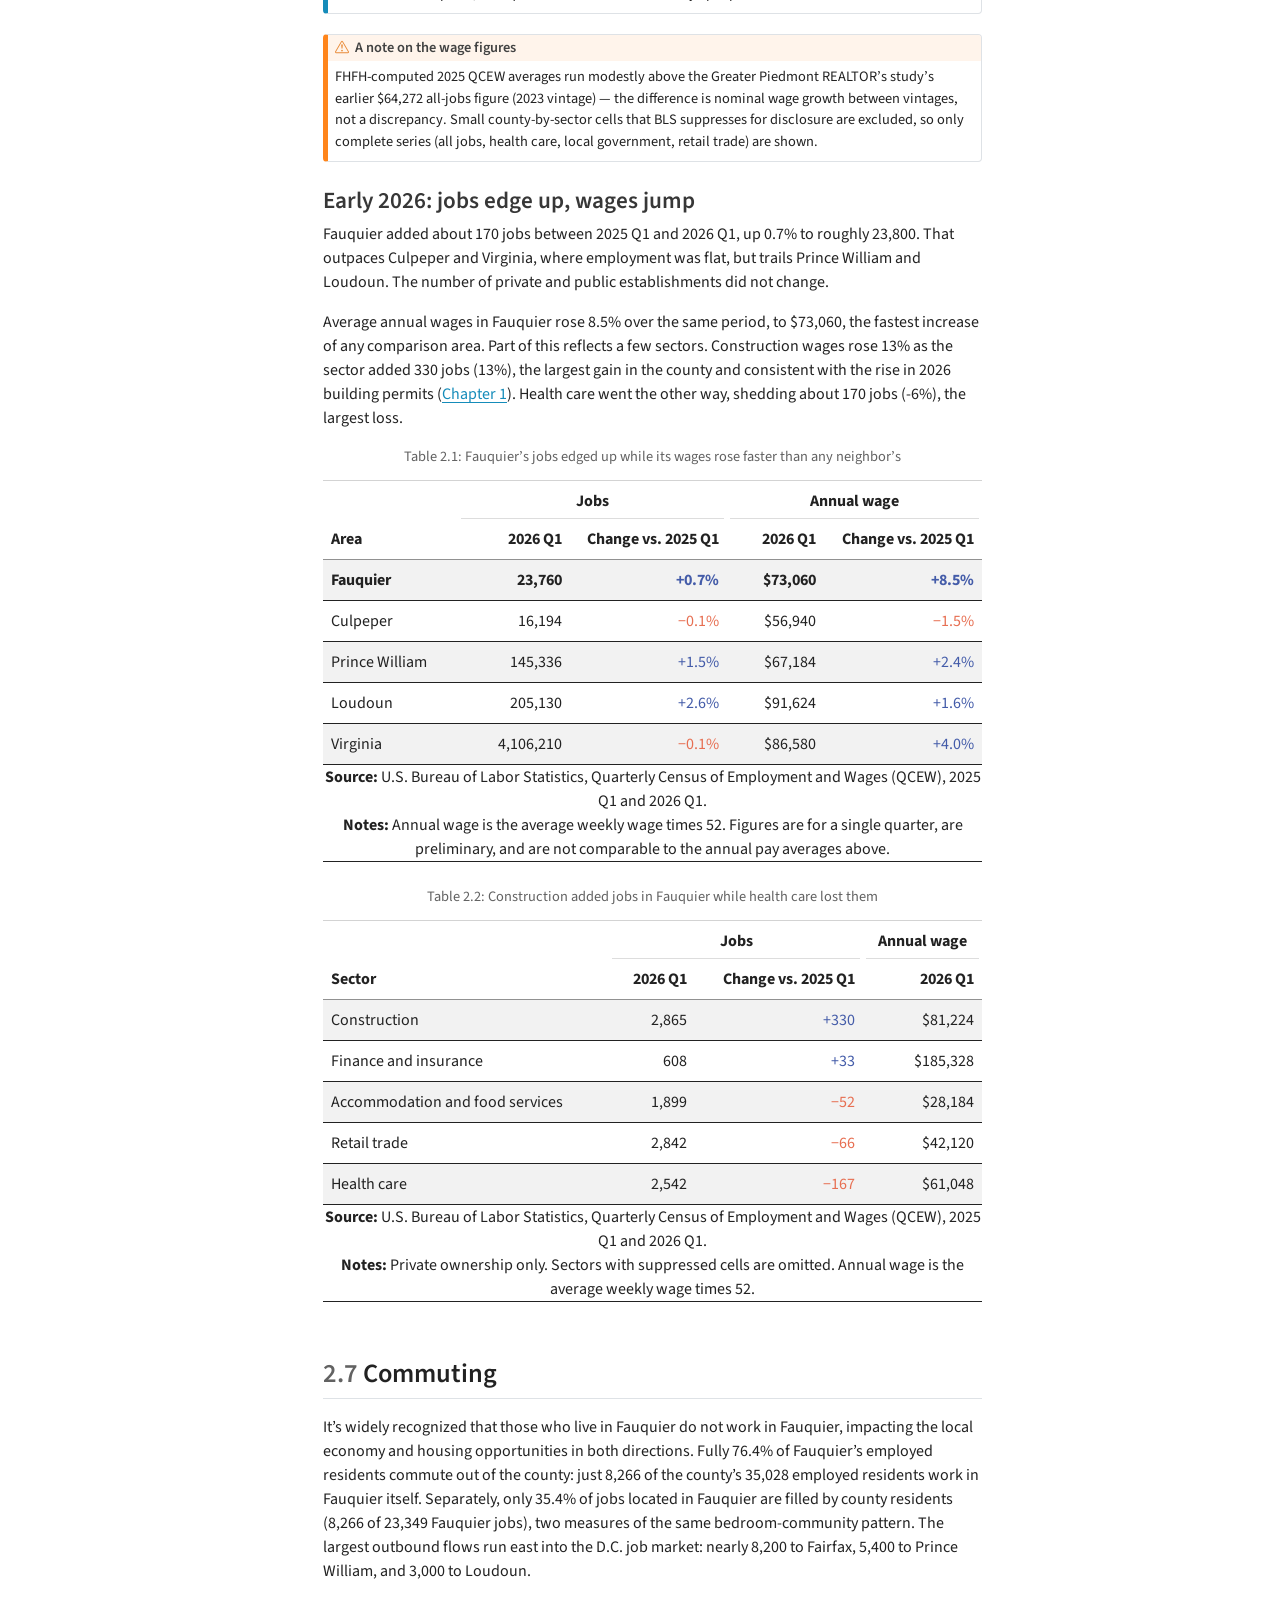
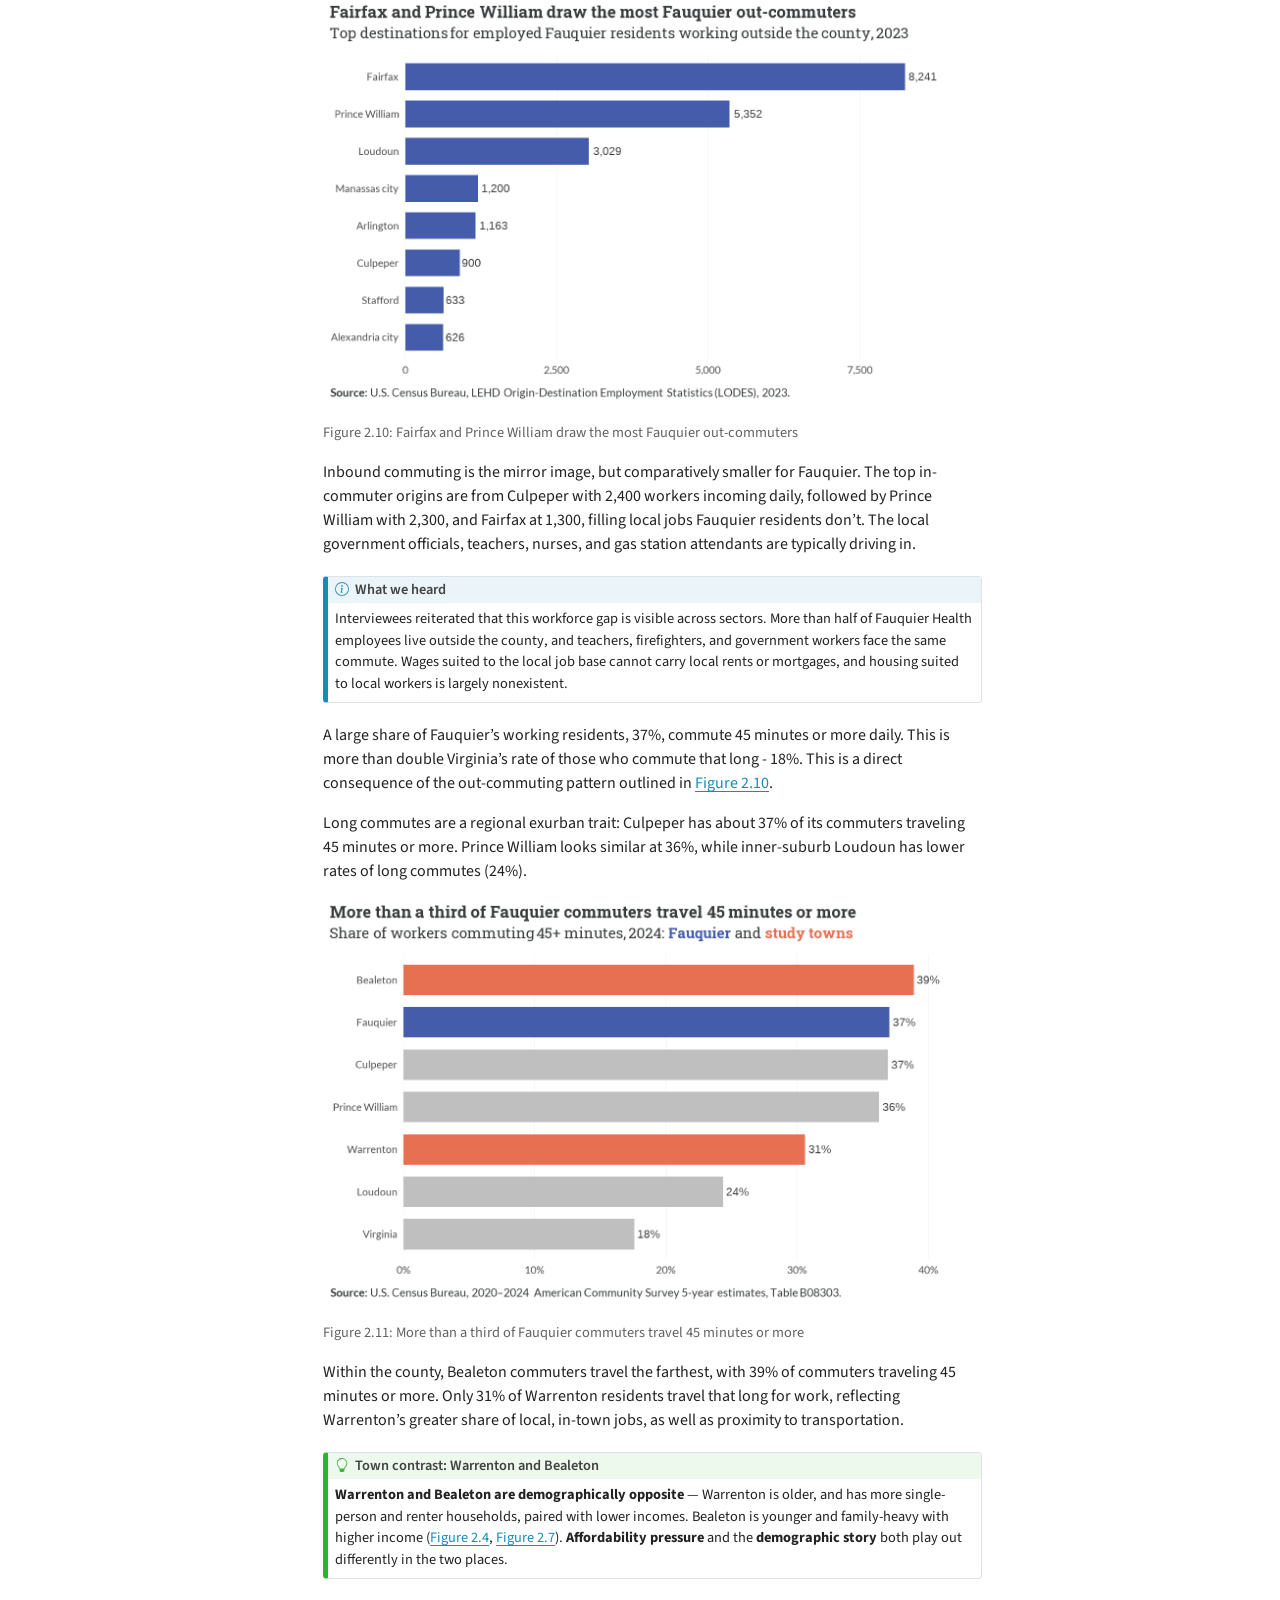
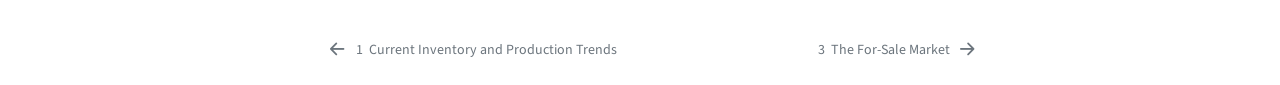
<file: docs/demographics.html>
<!DOCTYPE html>
<html xmlns="http://www.w3.org/1999/xhtml" lang="en" xml:lang="en"><head>

<meta charset="utf-8">
<meta name="generator" content="quarto-1.10.19">

<meta name="viewport" content="width=device-width, initial-scale=1.0, user-scalable=yes">


<title>2&nbsp; Demographic Shifts &amp; Socioeconomic Factors – Fauquier Housing Needs Assessment</title>
<style>
/* Default styles provided by pandoc.
** See https://pandoc.org/MANUAL.html#variables-for-html for config info.
*/
span.smallcaps{font-variant: small-caps;}
div.columns{display: flex; gap: 1.5em;}
div.column{flex: auto;}
@media screen {
div.columns{gap: min(4vw, 1.5em);}
div.column{overflow-x: auto;}
}
div.hanging-indent{margin-left: 1.5em; text-indent: -1.5em;}
ul.task-list{list-style: none;}
ul.task-list li input[type="checkbox"] {
  width: 0.8em;
  margin: 0 0.8em 0.2em -1em; /* quarto-specific, see https://github.com/quarto-dev/quarto-cli/issues/4556 */ 
  vertical-align: middle;
}
</style>


<script src="site_libs/quarto-nav/quarto-nav.js"></script>
<script src="site_libs/quarto-nav/headroom.min.js"></script>
<script src="site_libs/clipboard/clipboard.min.js"></script>
<script src="site_libs/quarto-search/autocomplete.umd.js"></script>
<script src="site_libs/quarto-search/fuse.min.js"></script>
<script src="site_libs/quarto-search/quarto-search.js"></script>
<meta name="quarto:offset" content="./">
<link href="./market-ownership.html" rel="next">
<link href="./inventory.html" rel="prev">
<script src="site_libs/quarto-html/quarto.js" type="module"></script>
<script src="site_libs/quarto-html/tabsets/tabsets.js" type="module"></script>
<script src="site_libs/quarto-html/popper.min.js"></script>
<script src="site_libs/quarto-html/tippy.umd.min.js"></script>
<script src="site_libs/quarto-html/anchor.min.js"></script>
<link href="site_libs/quarto-html/tippy.css" rel="stylesheet">
<link href="site_libs/quarto-html/quarto-syntax-highlighting-bf27225e3a48a9273f3daa8f8e829971.css" rel="stylesheet" id="quarto-text-highlighting-styles">
<script src="site_libs/bootstrap/bootstrap.min.js"></script>
<link href="site_libs/bootstrap/bootstrap-icons.css" rel="stylesheet">
<link href="site_libs/bootstrap/bootstrap-f69b7edfa307575e8b8db3725626b858.min.css" rel="stylesheet" append-hash="true" id="quarto-bootstrap" data-mode="light">
<script id="quarto-search-options" type="application/json">{
  "location": "sidebar",
  "copy-button": false,
  "collapse-after": 3,
  "panel-placement": "start",
  "type": "textbox",
  "limit": 50,
  "keyboard-shortcut": [
    "f",
    "/",
    "s"
  ],
  "show-item-context": false,
  "language": {
    "search-no-results-text": "No results",
    "search-matching-documents-text": "matching documents",
    "search-copy-link-title": "Copy link to search",
    "search-hide-matches-text": "Hide additional matches",
    "search-more-match-text": "more match in this document",
    "search-more-matches-text": "more matches in this document",
    "search-clear-button-title": "Clear",
    "search-text-placeholder": "",
    "search-detached-cancel-button-title": "Cancel",
    "search-submit-button-title": "Submit",
    "search-label": "Search"
  }
}</script>
<script src="site_libs/kePrint-0.0.1/kePrint.js"></script>

<link href="site_libs/lightable-0.0.1/lightable.css" rel="stylesheet">



</head>

<body class="nav-sidebar floating slimcontent quarto-light">

<div id="quarto-search-results"></div>
  <header id="quarto-header" class="headroom fixed-top">
  <nav class="quarto-secondary-nav">
    <div class="container-fluid d-flex">
      <button type="button" class="quarto-btn-toggle btn" data-bs-toggle="collapse" role="button" data-bs-target=".quarto-sidebar-collapse-item" aria-controls="quarto-sidebar" aria-expanded="false" aria-label="Toggle sidebar navigation" onclick="if (window.quartoToggleHeadroom) { window.quartoToggleHeadroom(); }">
        <i class="bi bi-layout-text-sidebar-reverse"></i>
      </button>
        <nav class="quarto-page-breadcrumbs" aria-label="breadcrumb"><ol class="breadcrumb"><li class="breadcrumb-item"><a href="./demographics.html"><span class="chapter-number">2</span>&nbsp; <span class="chapter-title">Demographic Shifts &amp; Socioeconomic Factors</span></a></li></ol></nav>
        <a class="flex-grow-1" role="navigation" data-bs-toggle="collapse" data-bs-target=".quarto-sidebar-collapse-item" aria-controls="quarto-sidebar" aria-expanded="false" aria-label="Toggle sidebar navigation" onclick="if (window.quartoToggleHeadroom) { window.quartoToggleHeadroom(); }">      
        </a>
      <button type="button" class="btn quarto-search-button" aria-label="Search" onclick="window.quartoOpenSearch();">
        <i class="bi bi-search"></i>
      </button>
    </div>
  </nav>
</header>
<!-- content -->
<div id="quarto-content" class="quarto-container page-columns page-rows-contents page-layout-article">
<!-- sidebar -->
  <nav id="quarto-sidebar" class="sidebar collapse collapse-horizontal quarto-sidebar-collapse-item sidebar-navigation floating overflow-auto">
    <div class="pt-lg-2 mt-2 text-left sidebar-header">
    <div class="sidebar-title mb-0 py-0">
      <a href="./">Fauquier Housing Needs Assessment</a> 
        <div class="sidebar-tools-main">
    <a href="https://github.com/hdadvisors/fhfh" title="Source Code" class="quarto-navigation-tool px-1" aria-label="Source Code"><i class="bi bi-github"></i></a>
</div>
    </div>
      </div>
        <div class="mt-2 flex-shrink-0 align-items-center">
        <div class="sidebar-search">
        <div id="quarto-search" class="" title="Search"></div>
        </div>
        </div>
    <div class="sidebar-menu-container"> 
    <ul class="list-unstyled mt-1">
        <li class="sidebar-item">
  <div class="sidebar-item-container"> 
  <a href="./index.html" class="sidebar-item-text sidebar-link">
 <span class="menu-text">About this study</span></a>
  </div>
</li>
        <li class="sidebar-item">
  <div class="sidebar-item-container"> 
  <a href="./exec-sum.html" class="sidebar-item-text sidebar-link">
 <span class="menu-text">Executive summary</span></a>
  </div>
</li>
        <li class="sidebar-item">
  <div class="sidebar-item-container"> 
  <a href="./inventory.html" class="sidebar-item-text sidebar-link">
 <span class="menu-text"><span class="chapter-number">1</span>&nbsp; <span class="chapter-title">Current Inventory and Production Trends</span></span></a>
  </div>
</li>
        <li class="sidebar-item">
  <div class="sidebar-item-container"> 
  <a href="./demographics.html" class="sidebar-item-text sidebar-link active">
 <span class="menu-text"><span class="chapter-number">2</span>&nbsp; <span class="chapter-title">Demographic Shifts &amp; Socioeconomic Factors</span></span></a>
  </div>
</li>
        <li class="sidebar-item">
  <div class="sidebar-item-container"> 
  <a href="./market-ownership.html" class="sidebar-item-text sidebar-link">
 <span class="menu-text"><span class="chapter-number">3</span>&nbsp; <span class="chapter-title">The For-Sale Market</span></span></a>
  </div>
</li>
        <li class="sidebar-item">
  <div class="sidebar-item-container"> 
  <a href="./market-rental.html" class="sidebar-item-text sidebar-link">
 <span class="menu-text"><span class="chapter-number">4</span>&nbsp; <span class="chapter-title">The Rental Market</span></span></a>
  </div>
</li>
        <li class="sidebar-item">
  <div class="sidebar-item-container"> 
  <a href="./gaps.html" class="sidebar-item-text sidebar-link">
 <span class="menu-text"><span class="chapter-number">5</span>&nbsp; <span class="chapter-title">Affordability Gaps</span></span></a>
  </div>
</li>
        <li class="sidebar-item">
  <div class="sidebar-item-container"> 
  <a href="./populations.html" class="sidebar-item-text sidebar-link">
 <span class="menu-text"><span class="chapter-number">6</span>&nbsp; <span class="chapter-title">Vulnerable Populations</span></span></a>
  </div>
</li>
        <li class="sidebar-item">
  <div class="sidebar-item-container"> 
  <a href="./projections.html" class="sidebar-item-text sidebar-link">
 <span class="menu-text"><span class="chapter-number">7</span>&nbsp; <span class="chapter-title">Projected Housing Needs</span></span></a>
  </div>
</li>
        <li class="sidebar-item">
  <div class="sidebar-item-container"> 
  <a href="./conclusions.html" class="sidebar-item-text sidebar-link">
 <span class="menu-text"><span class="chapter-number">8</span>&nbsp; <span class="chapter-title">Conclusions</span></span></a>
  </div>
</li>
        <li class="sidebar-item sidebar-item-section">
      <div class="sidebar-item-container"> 
            <a class="sidebar-item-text sidebar-link text-start" data-bs-toggle="collapse" data-bs-target="#quarto-sidebar-section-1" role="navigation" aria-expanded="true">
 <span class="menu-text">Appendices</span></a>
          <a class="sidebar-item-toggle text-start" data-bs-toggle="collapse" data-bs-target="#quarto-sidebar-section-1" role="navigation" aria-expanded="true" aria-label="Toggle section">
            <i class="bi bi-chevron-right ms-2"></i>
          </a> 
      </div>
      <ul id="quarto-sidebar-section-1" class="collapse list-unstyled sidebar-section depth1 show">  
          <li class="sidebar-item">
  <div class="sidebar-item-container"> 
  <a href="./data-notes.html" class="sidebar-item-text sidebar-link">
 <span class="menu-text"><span class="chapter-number">A</span>&nbsp; <span class="chapter-title">Data notes</span></span></a>
  </div>
</li>
      </ul>
  </li>
    </ul>
    </div>
</nav>
<div id="quarto-sidebar-glass" class="quarto-sidebar-collapse-item" data-bs-toggle="collapse" data-bs-target=".quarto-sidebar-collapse-item"></div>
<!-- margin-sidebar -->
    <div id="quarto-margin-sidebar" class="sidebar margin-sidebar">
        <nav id="TOC" role="doc-toc" class="toc-active">
    <h2 id="toc-title">On this page</h2>
   
  <ul>
  <li><a href="#population-growth" id="toc-population-growth" class="nav-link active" data-scroll-target="#population-growth"><span class="header-section-number">2.1</span> Population growth</a></li>
  <li><a href="#components-of-change" id="toc-components-of-change" class="nav-link" data-scroll-target="#components-of-change"><span class="header-section-number">2.2</span> Components of change</a></li>
  <li><a href="#age-structure" id="toc-age-structure" class="nav-link" data-scroll-target="#age-structure"><span class="header-section-number">2.3</span> Age structure</a></li>
  <li><a href="#households" id="toc-households" class="nav-link" data-scroll-target="#households"><span class="header-section-number">2.4</span> Households</a></li>
  <li><a href="#household-income" id="toc-household-income" class="nav-link" data-scroll-target="#household-income"><span class="header-section-number">2.5</span> Household income</a></li>
  <li><a href="#employment" id="toc-employment" class="nav-link" data-scroll-target="#employment"><span class="header-section-number">2.6</span> Employment</a>
  <ul class="collapse">
  <li><a href="#early-2026-jobs-edge-up-wages-jump" id="toc-early-2026-jobs-edge-up-wages-jump" class="nav-link" data-scroll-target="#early-2026-jobs-edge-up-wages-jump">Early 2026: jobs edge up, wages jump</a></li>
  </ul></li>
  <li><a href="#commuting" id="toc-commuting" class="nav-link" data-scroll-target="#commuting"><span class="header-section-number">2.7</span> Commuting</a></li>
  </ul>
</nav>
    </div>
<!-- main -->
<main class="content page-columns page-full" id="quarto-document-content">

<header id="title-block-header" class="quarto-title-block default">
<div class="quarto-title">
<h1 class="title"><span id="sec-demographics" class="quarto-section-identifier"><span class="chapter-number">2</span>&nbsp; <span class="chapter-title">Demographic Shifts &amp; Socioeconomic Factors</span></span></h1>
</div>



<div class="quarto-title-meta">

    
  
    
  </div>
  


</header>


<!-- Purpose: demographic shifts and socioeconomic context for housing demand (PLAN.md §7 Ch 2).
     Narrative: prose migrated from the team's Google Doc draft (Oct 2026); numbers audited against the data. -->
<section id="population-growth" class="level2" data-number="2.1">
<h2 data-number="2.1" class="anchored" data-anchor-id="population-growth"><span class="header-section-number">2.1</span> Population growth</h2>
<p>Fauquier has seen steady population growth over the last 35 years, despite consistent descriptions of the county’s similarities over time. Those that grew up in Fauquier still recognize it as the place where they were raised. Fauquier’s population climbed from 48,741 in 1990 to about 76,500 in 2025, a 57% increase, adding some 27,800 residents over 35 years.</p>
<p>Growth throughout has been steady rather than explosive: after a 2021 jump of about 1,070 residents, the county has added about 600 a year since 2022. Warrenton has held at about 10,200 people since 2022, and Bealeton reached nearly 5,000 by 2024. Both towns together hold about a fifth of the county’s residents, but nearly all recent growth has occurred outside them: of the county’s 3,491 added residents from 2020 to 2025, Warrenton accounts for just 165.</p>
<div class="callout callout-style-default callout-warning callout-titled">
<div class="callout-header d-flex align-content-center">
<div class="callout-icon-container">
<i class="callout-icon"></i>
</div>
<div class="callout-title-container flex-fill">
<span class="screen-reader-only">Warning</span>Caveat: mixed sources and universes
</div>
</div>
<div class="callout-body-container callout-body">
<p>The county line splices decennial 100% counts (April 1: 1990, 2000, 2010, 2020) with Population Estimates Program figures (July 1: 2021–2025); Warrenton’s recent points are also PEP, while Bealeton’s 2024 point is an ACS 5-year estimate. These are different universes and reference dates — small level differences between series are expected, not real change. Bealeton has no 2000 decennial place record and is not published in the PEP, so its line starts in 2010; its apparent dip from the 2020 count to the 2024 ACS estimate likely reflects that change of source rather than population loss. Documented in <a href="data-notes.html" class="quarto-xref"><span>Appendix A</span></a>.</p>
</div>
</div>
<div class="cell" data-layout-align="left">
<div class="cell-output-display">
<div id="fig-population" class="quarto-float quarto-figure quarto-figure-left anchored" alt="Line chart of Fauquier County's population from 1990 to 2025, rising from about 48,700 to 76,500 across decennial counts and annual estimates. Two lower lines track the towns from 2010: Warrenton rises from about 9,600 to 10,200 and has been flat since 2022, while Bealeton goes from about 4,400 to 5,900 in 2020 and about 5,000 in the 2024 ACS estimate." data-fig-align="left">
<figure class="quarto-float quarto-float-fig figure">
<div aria-describedby="fig-population-caption-0ceaefa1-69ba-4598-a22c-09a6ac19f8ca">
<img src="demographics_files/figure-html/fig-population-1.png" class="img-fluid quarto-figure quarto-figure-left figure-img" style="width:100.0%" alt="Line chart of Fauquier County's population from 1990 to 2025, rising from about 48,700 to 76,500 across decennial counts and annual estimates. Two lower lines track the towns from 2010: Warrenton rises from about 9,600 to 10,200 and has been flat since 2022, while Bealeton goes from about 4,400 to 5,900 in 2020 and about 5,000 in the 2024 ACS estimate.">
</div>
<figcaption class="quarto-float-caption-bottom quarto-float-caption quarto-float-fig" id="fig-population-caption-0ceaefa1-69ba-4598-a22c-09a6ac19f8ca">
Figure&nbsp;2.1: Fauquier has grown steadily for three decades
</figcaption>
</figure>
</div>
</div>
</div>
<p>With roughly 600 or more residents gained yearly since 2021 and limited residential development areas, the sensation of housing scarcity is felt by newer and long-term residents alike.</p>
</section>
<section id="components-of-change" class="level2" data-number="2.2">
<h2 data-number="2.2" class="anchored" data-anchor-id="components-of-change"><span class="header-section-number">2.2</span> Components of change</h2>
<p>Net migration, people moving in from elsewhere, far outweighs natural change, births within the county compared with deaths, as the county’s growth engine. The county grows chiefly because more people move in (+586) than are born there (+57). Natural increase is thin and shrinking: 722 births barely exceeded 665 deaths, down from a natural gain of 59 the year before, which is consistent with an aging population.</p>
<div class="cell" data-layout-align="left">
<div class="cell-output-display">
<div id="fig-components" class="quarto-float quarto-figure quarto-figure-left anchored" alt="Diverging horizontal bar chart of Fauquier County's components of population change for the year ending July 2025. Births add about 722 and deaths subtract about 665, for a small natural gain of 57; domestic migration adds 539 and international migration 47, for net migration of 586, the larger driver." data-fig-align="left">
<figure class="quarto-float quarto-float-fig figure">
<div aria-describedby="fig-components-caption-0ceaefa1-69ba-4598-a22c-09a6ac19f8ca">
<img src="demographics_files/figure-html/fig-components-1.png" class="img-fluid quarto-figure quarto-figure-left figure-img" style="width:100.0%" alt="Diverging horizontal bar chart of Fauquier County's components of population change for the year ending July 2025. Births add about 722 and deaths subtract about 665, for a small natural gain of 57; domestic migration adds 539 and international migration 47, for net migration of 586, the larger driver.">
</div>
<figcaption class="quarto-float-caption-bottom quarto-float-caption quarto-float-fig" id="fig-components-caption-0ceaefa1-69ba-4598-a22c-09a6ac19f8ca">
Figure&nbsp;2.2: Migration drives Fauquier’s growth more than natural increase
</figcaption>
</figure>
</div>
</div>
</div>
<p>Migration is overwhelmingly domestic (+539) with a smaller international component (+47). People relocate to Fauquier from elsewhere in the U.S., largely the D.C. metro.</p>
</section>
<section id="age-structure" class="level2" data-number="2.3">
<h2 data-number="2.3" class="anchored" data-anchor-id="age-structure"><span class="header-section-number">2.3</span> Age structure</h2>
<p>As implied by natural population change, Fauquier has a notably thin young-adult band: just 13% of residents are 18–34, versus 16% statewide. Young adults tend to leave and often do not return, a pattern tied to a lack of viable positions and entry-level housing (see <a href="market-ownership.html" class="quarto-xref"><span>Chapter 3</span></a> and <a href="#fig-employment" class="quarto-xref">Figure&nbsp;<span>2.8</span></a>).</p>
<p>The county skews toward established working-age adults: 35–64-year-olds are its largest group, feeding demand for family-sized housing. Seniors are a modestly larger and growing share of Fauquier’s population: 17.2% are 65+, edging above Virginia’s 16.7% and rising, as the 35–64 cohort ages in place.</p>
<div class="cell" data-layout-align="left">
<div class="cell-output-display">
<div id="fig-age" class="quarto-float quarto-figure quarto-figure-left anchored" alt="Grouped bar chart comparing the age distribution of Fauquier County and Virginia. Fauquier has a smaller share of adults 18 to 34 (13% versus 16% statewide) and slightly larger shares of children and of adults 35 to 64. Shares of residents 65 to 74 and 75 and older are nearly identical." data-fig-align="left">
<figure class="quarto-float quarto-float-fig figure">
<div aria-describedby="fig-age-caption-0ceaefa1-69ba-4598-a22c-09a6ac19f8ca">
<img src="demographics_files/figure-html/fig-age-1.png" class="img-fluid quarto-figure quarto-figure-left figure-img" style="width:100.0%" alt="Grouped bar chart comparing the age distribution of Fauquier County and Virginia. Fauquier has a smaller share of adults 18 to 34 (13% versus 16% statewide) and slightly larger shares of children and of adults 35 to 64. Shares of residents 65 to 74 and 75 and older are nearly identical.">
</div>
<figcaption class="quarto-float-caption-bottom quarto-float-caption quarto-float-fig" id="fig-age-caption-0ceaefa1-69ba-4598-a22c-09a6ac19f8ca">
Figure&nbsp;2.3: Fauquier has fewer young adults than Virginia
</figcaption>
</figure>
</div>
</div>
</div>
<div class="callout callout-style-default callout-note callout-titled" title="What we heard">
<div class="callout-header d-flex align-content-center">
<div class="callout-icon-container">
<i class="callout-icon"></i>
</div>
<div class="callout-title-container flex-fill">
<span class="screen-reader-only">Note</span>What we heard
</div>
</div>
<div class="callout-body-container callout-body">
<p>Interviewees said young people who leave Fauquier typically do not return, for lack of viable jobs and entry-level housing. They wondered how to recruit young people to the county while also helping seniors age in place.</p>
</div>
</div>
<div class="callout callout-style-default callout-tip callout-titled">
<div class="callout-header d-flex align-content-center">
<div class="callout-icon-container">
<i class="callout-icon"></i>
</div>
<div class="callout-title-container flex-fill">
<span class="screen-reader-only">Tip</span>Town spotlight — two very different age profiles
</div>
</div>
<div class="callout-body-container callout-body">
<p>The towns diverge in age sharply. <strong>Warrenton is the county’s oldest community</strong>: about 18% are 65 and older (High reliability). <strong>Bealeton is markedly younger</strong>, with roughly 7–8% seniors and a large under-18 share, reflecting its role as a family-oriented growth node.</p>
</div>
</div>
</section>
<section id="households" class="level2" data-number="2.4">
<h2 data-number="2.4" class="anchored" data-anchor-id="households"><span class="header-section-number">2.4</span> Households</h2>
<p>Married-couple families represent 60% of Fauquier’s households, well above Virginia’s 49%, with an average household size of 2.78, also larger than the state’s 2.52.</p>
<div class="cell" data-layout-align="left">
<div class="cell-output-display">
<div id="fig-households" class="quarto-float quarto-figure quarto-figure-left anchored" alt="Stacked bar chart of household composition for Fauquier County, its two towns, and Virginia. Married-couple families are the largest share in Fauquier, Bealeton, and Virginia, while in Warrenton people living alone are the single largest group at about 41%, nearly double the county share of 22%." data-fig-align="left">
<figure class="quarto-float quarto-float-fig figure">
<div aria-describedby="fig-households-caption-0ceaefa1-69ba-4598-a22c-09a6ac19f8ca">
<img src="demographics_files/figure-html/fig-households-1.png" class="img-fluid quarto-figure quarto-figure-left figure-img" style="width:100.0%" alt="Stacked bar chart of household composition for Fauquier County, its two towns, and Virginia. Married-couple families are the largest share in Fauquier, Bealeton, and Virginia, while in Warrenton people living alone are the single largest group at about 41%, nearly double the county share of 22%.">
</div>
<figcaption class="quarto-float-caption-bottom quarto-float-caption quarto-float-fig" id="fig-households-caption-0ceaefa1-69ba-4598-a22c-09a6ac19f8ca">
Figure&nbsp;2.4: Warrenton has far more people living alone than the county
</figcaption>
</figure>
</div>
</div>
</div>
<p>Warrenton looks structurally different: people living alone are its single largest household type (41%), and its average household is just 2.49. This profiles Warrenton as a center for small-town rentals that can serve aging seniors.</p>
<p>Bealeton runs the other way: family-heavy (54% married-couple) with the largest average household (3.11), pointing to demand for larger, family-sized homes.</p>
<div class="callout callout-style-default callout-warning callout-titled">
<div class="callout-header d-flex align-content-center">
<div class="callout-icon-container">
<i class="callout-icon"></i>
</div>
<div class="callout-title-container flex-fill">
<span class="screen-reader-only">Warning</span>Reliability
</div>
</div>
<div class="callout-body-container callout-body">
<p>Town composition shares are Medium reliability (CV 15–30%) for most categories — Bealeton’s “other non-family” slice is Low (CV &gt; 30%) — so read the town bars as broad profiles, not precise shares. Both towns’ average household sizes are High reliability.</p>
</div>
</div>
</section>
<section id="household-income" class="level2 page-columns page-full" data-number="2.5">
<h2 data-number="2.5" class="anchored" data-anchor-id="household-income"><span class="header-section-number">2.5</span> Household income</h2>
<p>At $130,189 annually, Fauquier’s median household income is the third-highest of its peer set, after Prince William and Loudoun. Fauquier is essentially tied with Prince William in median income and is far below fast-growing Loudoun ($181,765).</p>
<div class="cell" data-layout-align="left">
<div class="cell-output-display">
<div id="fig-income-levels" class="quarto-float quarto-figure quarto-figure-left anchored" alt="Horizontal bar chart of 2024 median household income. Loudoun leads at about $182,000, followed by Prince William at $131,000 and Fauquier at $130,000, then Bealeton ($108,000), Culpeper ($100,000), Virginia ($93,000), and Warrenton ($83,000)." data-fig-align="left">
<figure class="quarto-float quarto-float-fig figure">
<div aria-describedby="fig-income-levels-caption-0ceaefa1-69ba-4598-a22c-09a6ac19f8ca">
<img src="demographics_files/figure-html/fig-income-levels-1.png" class="img-fluid quarto-figure quarto-figure-left figure-img" style="width:100.0%" alt="Horizontal bar chart of 2024 median household income. Loudoun leads at about $182,000, followed by Prince William at $131,000 and Fauquier at $130,000, then Bealeton ($108,000), Culpeper ($100,000), Virginia ($93,000), and Warrenton ($83,000).">
</div>
<figcaption class="quarto-float-caption-bottom quarto-float-caption quarto-float-fig" id="fig-income-levels-caption-0ceaefa1-69ba-4598-a22c-09a6ac19f8ca">
Figure&nbsp;2.5: Fauquier’s median income ranks third among its peers
</figcaption>
</figure>
</div>
</div>
</div>
<p>Conversely, Warrenton’s median income, $83,331, is the lowest in the comparison and below the statewide median income of $93,170. Bealeton’s median income of $108,224 lands between the two. High county-wide income coexists with a lower-income Warrenton core, while Bealeton tracks closer to the county: a spatial income gap that shapes where affordability pressure concentrates.</p>
<div class="callout callout-style-default callout-note callout-titled" title="What we heard">
<div class="callout-header d-flex align-content-center">
<div class="callout-icon-container">
<i class="callout-icon"></i>
</div>
<div class="callout-title-container flex-fill">
<span class="screen-reader-only">Note</span>What we heard
</div>
</div>
<div class="callout-body-container callout-body">
<p>Interviewees described the county’s wealth as held in its rural areas and concentrated in the northernmost part of the county, closest to the highways that connect commuters to higher wages in D.C.</p>
</div>
</div>
<div class="callout callout-style-default callout-warning callout-titled">
<div class="callout-header d-flex align-content-center">
<div class="callout-icon-container">
<i class="callout-icon"></i>
</div>
<div class="callout-title-container flex-fill">
<span class="screen-reader-only">Warning</span>Reliability
</div>
</div>
<div class="callout-body-container callout-body">
<p>Warrenton’s median is High reliability (CV 5%); Bealeton’s is Medium (CV 17%, ±$30,504), so its position relative to the county should be read as approximate.</p>
</div>
</div>
<div class="cell" data-layout-align="left">
<div class="cell-output-display">
<div id="fig-income-real" class="quarto-float quarto-figure quarto-figure-left anchored" alt="Line chart of Fauquier County median household income from 2010 to 2024. The nominal line rises steeply from about $84,000 to $130,000, while the inflation-adjusted line in 2024 dollars rises much more gently from about $114,000 to $130,000." data-fig-align="left">
<figure class="quarto-float quarto-float-fig figure">
<div aria-describedby="fig-income-real-caption-0ceaefa1-69ba-4598-a22c-09a6ac19f8ca">
<img src="demographics_files/figure-html/fig-income-real-1.png" class="img-fluid quarto-figure quarto-figure-left figure-img" style="width:100.0%" alt="Line chart of Fauquier County median household income from 2010 to 2024. The nominal line rises steeply from about $84,000 to $130,000, while the inflation-adjusted line in 2024 dollars rises much more gently from about $114,000 to $130,000.">
</div>
<figcaption class="quarto-float-caption-bottom quarto-float-caption quarto-float-fig" id="fig-income-real-caption-0ceaefa1-69ba-4598-a22c-09a6ac19f8ca">
Figure&nbsp;2.6: Real incomes have risen only modestly after adjusting for inflation
</figcaption>
</figure>
</div>
</div>
</div>
<p>Nominal median income rose 55% over 2010–2024 from $83,877 → $130,189, but most of that reflects inflation. In constant 2024 dollars, real income only grew about 15% with real buying power creeping up, not surging, even as home prices climbed far faster (see <a href="market-ownership.html" class="quarto-xref"><span>Chapter 3</span></a>).</p>
<p>Fauquier as a whole is high-income: 44% of households earn $150,000 or more — nearly double Virginia’s share of high earners. Warrenton is the lower-income town: about 27% of its households earn under $50,000 per year versus 17% of households county-wide. Warrenton also has the smallest share of earners in the top ($150k+) bracket.</p>
<div class="cell" data-layout-align="left">
<div class="cell-output-display">
<div id="fig-income-dist" class="quarto-float quarto-figure quarto-figure-left anchored" alt="Grouped bar chart of household income distribution across six brackets for Fauquier County, Warrenton, Bealeton, and Virginia. Warrenton has the largest share of households under $50,000, while Fauquier and Bealeton concentrate in the $150,000-and-up bracket. Bealeton's lowest three brackets are suppressed for low reliability." data-fig-align="left">
<figure class="quarto-float quarto-float-fig figure">
<div aria-describedby="fig-income-dist-caption-0ceaefa1-69ba-4598-a22c-09a6ac19f8ca">
<img src="demographics_files/figure-html/fig-income-dist-1.png" class="img-fluid quarto-figure quarto-figure-left figure-img" style="width:100.0%" alt="Grouped bar chart of household income distribution across six brackets for Fauquier County, Warrenton, Bealeton, and Virginia. Warrenton has the largest share of households under $50,000, while Fauquier and Bealeton concentrate in the $150,000-and-up bracket. Bealeton's lowest three brackets are suppressed for low reliability.">
</div>
<figcaption class="quarto-float-caption-bottom quarto-float-caption quarto-float-fig" id="fig-income-dist-caption-0ceaefa1-69ba-4598-a22c-09a6ac19f8ca">
Figure&nbsp;2.7: Warrenton households skew lower-income than Bealeton or the county
</figcaption>
</figure>
</div>
</div>
</div>
<p>Bealeton mirrors the county more closely, concentrated in the upper-middle and $150k+ income brackets, consistent with its higher median income.</p>
<div class="callout callout-style-default callout-warning callout-titled">
<div class="callout-header d-flex align-content-center">
<div class="callout-icon-container">
<i class="callout-icon"></i>
</div>
<div class="callout-title-container flex-fill">
<span class="screen-reader-only">Warning</span>Reliability
</div>
</div>
<div class="callout-body-container callout-body">
<p>Bealeton’s three lowest income brackets carry coefficients of variation above 30% and are suppressed here; the shown Warrenton and Bealeton cells are Medium-to-High reliability.</p>
</div>
</div>
<div class="callout callout-style-default callout-tip callout-titled">
<div class="callout-header d-flex align-content-center">
<div class="callout-icon-container">
<i class="callout-icon"></i>
</div>
<div class="callout-title-container flex-fill">
<span class="screen-reader-only">Tip</span>Poverty — county low, town contrast
</div>
</div>
<div class="callout-body-container callout-body">
<p>Fauquier’s overall <strong>poverty rate</strong> is 6.8% (about 5,000 people), which is below Virginia’s 9.9%. The town rates are less certain and are best read as counts: roughly 950 people live in poverty in Warrenton and 80 in Bealeton, with margins too wide to publish reliable place-level rates (both CV &gt; 30%). The takeaway is directional — poverty is low county-wide and modestly concentrated in Warrenton.<a href="#fn1" class="footnote-ref" id="fnref1" role="doc-noteref"><sup>1</sup></a></p>
</div>
</div>
<div class="no-row-height column-margin column-container"><div id="fn1"><p><sup>1</sup>&nbsp;Source: ACS 2020–2024, Table S1701 (S1701_C01_001 universe, S1701_C02_001 count, S1701_C03_001 rate).</p></div></div></section>
<section id="employment" class="level2" data-number="2.6">
<h2 data-number="2.6" class="anchored" data-anchor-id="employment"><span class="header-section-number">2.6</span> Employment</h2>
<p>The county is a modest job center relative to its neighbors to the north and east: it adds workers steadily, but has not captured the metro’s fastest employment expansion. That said, Fauquier’s at-place employment grew from 21,549 jobs in 2015 to 23,920 in 2025, an increase of about 11%.</p>
<p>This growth roughly matches the statewide pace, but is well behind Loudoun, which saw about a 33% increase in employment, alongside a 19% increase in employment for Prince William for the same time period.</p>
<div class="cell" data-layout-align="left">
<div class="cell-output-display">
<div id="fig-employment" class="quarto-float quarto-figure quarto-figure-left anchored" alt="Indexed line chart of at-place employment from 2015 to 2025, set to 100 in 2015. Loudoun rises fastest to about 133, Prince William to 119, while Fauquier and Virginia track together near 111 and Culpeper trails at about 105." data-fig-align="left">
<figure class="quarto-float quarto-float-fig figure">
<div aria-describedby="fig-employment-caption-0ceaefa1-69ba-4598-a22c-09a6ac19f8ca">
<img src="demographics_files/figure-html/fig-employment-1.png" class="img-fluid quarto-figure quarto-figure-left figure-img" style="width:100.0%" alt="Indexed line chart of at-place employment from 2015 to 2025, set to 100 in 2015. Loudoun rises fastest to about 133, Prince William to 119, while Fauquier and Virginia track together near 111 and Culpeper trails at about 105.">
</div>
<figcaption class="quarto-float-caption-bottom quarto-float-caption quarto-float-fig" id="fig-employment-caption-0ceaefa1-69ba-4598-a22c-09a6ac19f8ca">
Figure&nbsp;2.8: Fauquier’s job base has grown but slower than its metro neighbors
</figcaption>
</figure>
</div>
</div>
</div>
<p>Slower job growth reinforces the commute-out pattern — many residents work in higher-growth counties to the east (see <a href="#fig-commute-out" class="quarto-xref">Figure&nbsp;<span>2.10</span></a>).</p>
<p>Fauquier’s all-jobs average pay was about $68,000 in 2025, which is mid-pack among its peers, with Culpeper at $57,600 and Prince William near $66,000, but far below Loudoun with $87,100.</p>
<div class="cell" data-layout-align="left">
<div class="cell-output-display">
<div id="fig-wages" class="quarto-float quarto-figure quarto-figure-left anchored" alt="Grouped bar chart of 2025 average annual pay by industry for Fauquier and three benchmark counties. Loudoun pays the most in every industry shown, at about $87,000 across all jobs against $68,000 in Fauquier. Fauquier ranks second on all jobs, health care, and retail, and third on local government. Retail trade is the lowest-paying sector in every county." data-fig-align="left">
<figure class="quarto-float quarto-float-fig figure">
<div aria-describedby="fig-wages-caption-0ceaefa1-69ba-4598-a22c-09a6ac19f8ca">
<img src="demographics_files/figure-html/fig-wages-1.png" class="img-fluid quarto-figure quarto-figure-left figure-img" style="width:100.0%" alt="Grouped bar chart of 2025 average annual pay by industry for Fauquier and three benchmark counties. Loudoun pays the most in every industry shown, at about $87,000 across all jobs against $68,000 in Fauquier. Fauquier ranks second on all jobs, health care, and retail, and third on local government. Retail trade is the lowest-paying sector in every county.">
</div>
<figcaption class="quarto-float-caption-bottom quarto-float-caption quarto-float-fig" id="fig-wages-caption-0ceaefa1-69ba-4598-a22c-09a6ac19f8ca">
Figure&nbsp;2.9: Only Loudoun outpays Fauquier across all jobs
</figcaption>
</figure>
</div>
</div>
</div>
<p>The county’s largest employers by sector are local government (including the school systems), retail, health care, and construction. Most pay modestly: health care averaged $60,100 yearly and retail trade just $41,900, the lowest-paying of the sectors shown in every county; only accommodation and food service pays less locally, at about $28,100. Construction is the exception at about $74,800. Wage growth has kept pace with neighbors, with all four counties seeing all-jobs pay rise 42–48% since 2015 (QCEW trend 2015→2025, not shown in the chart above).</p>
<p>Wage growth has held along neighboring counties. The gap is one of level, not trajectory — Fauquier simply has fewer of the high-wage jobs concentrated to its east and little diversity in its employment sectors.</p>
<div class="callout callout-style-default callout-note callout-titled" title="What we heard">
<div class="callout-header d-flex align-content-center">
<div class="callout-icon-container">
<i class="callout-icon"></i>
</div>
<div class="callout-title-container flex-fill">
<span class="screen-reader-only">Note</span>What we heard
</div>
</div>
<div class="callout-body-container callout-body">
<p>Interviewees saw worker opportunity, housing, and economic development as tightly linked. They described an in-county job base that is mostly low-wage, where higher-paying employers have been pushed out by a self-reinforcing cycle: without middle-income jobs, middle-income housing demand stays suppressed, and without that housing, employers struggle to recruit workers who can afford what is available. As one put it, “Fauquier is a bedroom community - people live here and work elsewhere.”</p>
</div>
</div>
<div class="callout callout-style-default callout-warning callout-titled">
<div class="callout-header d-flex align-content-center">
<div class="callout-icon-container">
<i class="callout-icon"></i>
</div>
<div class="callout-title-container flex-fill">
<span class="screen-reader-only">Warning</span>A note on the wage figures
</div>
</div>
<div class="callout-body-container callout-body">
<p>FHFH-computed 2025 QCEW averages run modestly above the Greater Piedmont REALTOR’s study’s earlier $64,272 all-jobs figure (2023 vintage) — the difference is nominal wage growth between vintages, not a discrepancy. Small county-by-sector cells that BLS suppresses for disclosure are excluded, so only complete series (all jobs, health care, local government, retail trade) are shown.</p>
</div>
</div>
<section id="early-2026-jobs-edge-up-wages-jump" class="level3">
<h3 class="anchored" data-anchor-id="early-2026-jobs-edge-up-wages-jump">Early 2026: jobs edge up, wages jump</h3>
<p>Fauquier added about 170 jobs between 2025 Q1 and 2026 Q1, up 0.7% to roughly 23,800. That outpaces Culpeper and Virginia, where employment was flat, but trails Prince William and Loudoun. The number of private and public establishments did not change.</p>
<p>Average annual wages in Fauquier rose 8.5% over the same period, to $73,060, the fastest increase of any comparison area. Part of this reflects a few sectors. Construction wages rose 13% as the sector added 330 jobs (13%), the largest gain in the county and consistent with the rise in 2026 building permits (<a href="inventory.html" class="quarto-xref"><span>Chapter 1</span></a>). Health care went the other way, shedding about 170 jobs (-6%), the largest loss.</p>
<div class="cell" data-layout-align="left" data-tbl-alt="Table comparing jobs and annualized average wages in 2026 Q1 with 2025 Q1 for Fauquier, Culpeper, Prince William, Loudoun, and Virginia. Fauquier jobs rose 0.7 percent and wages 8.5 percent, the largest wage increase of the five areas.">
<div id="tbl-q-area" class="cell quarto-float quarto-figure quarto-figure-center anchored" data-tbl-alt="Table comparing jobs and annualized average wages in 2026 Q1 with 2025 Q1 for Fauquier, Culpeper, Prince William, Loudoun, and Virginia. Fauquier jobs rose 0.7 percent and wages 8.5 percent, the largest wage increase of the five areas." data-layout-align="left">
<figure class="quarto-float quarto-float-tbl figure">
<figcaption class="quarto-float-caption-top quarto-float-caption quarto-float-tbl" id="tbl-q-area-caption-0ceaefa1-69ba-4598-a22c-09a6ac19f8ca">
Table&nbsp;2.1: Fauquier’s jobs edged up while its wages rose faster than any neighbor’s
</figcaption>
<div aria-describedby="tbl-q-area-caption-0ceaefa1-69ba-4598-a22c-09a6ac19f8ca">
<div class="cell-output-display">
<table class="table table-condensed table-striped" style="width: auto !important; margin-left: auto; margin-right: auto;border-bottom: 0;">
 <thead>
<tr>
<th style="empty-cells: hide;border-bottom:hidden;" colspan="1"></th>
<th style="border-bottom:hidden;padding-bottom:0; padding-left:3px;padding-right:3px;text-align: center; " colspan="2"><div style="border-bottom: 1px solid #ddd; padding-bottom: 5px; ">Jobs</div></th>
<th style="border-bottom:hidden;padding-bottom:0; padding-left:3px;padding-right:3px;text-align: center; " colspan="2"><div style="border-bottom: 1px solid #ddd; padding-bottom: 5px; ">Annual wage</div></th>
</tr>
  <tr>
   <th style="text-align:left;"> Area </th>
   <th style="text-align:right;"> 2026 Q1 </th>
   <th style="text-align:right;"> Change vs. 2025 Q1 </th>
   <th style="text-align:right;"> 2026 Q1 </th>
   <th style="text-align:right;"> Change vs. 2025 Q1 </th>
  </tr>
 </thead>
<tbody>
  <tr>
   <td style="text-align:left;font-weight: bold;"> Fauquier </td>
   <td style="text-align:right;font-weight: bold;"> 23,760 </td>
   <td style="text-align:right;font-weight: bold;"> <span style="color: rgba(68, 92, 169, 1) !important;">+0.7%</span> </td>
   <td style="text-align:right;font-weight: bold;"> $73,060 </td>
   <td style="text-align:right;font-weight: bold;"> <span style="color: rgba(68, 92, 169, 1) !important;">+8.5%</span> </td>
  </tr>
  <tr>
   <td style="text-align:left;"> Culpeper </td>
   <td style="text-align:right;"> 16,194 </td>
   <td style="text-align:right;"> <span style="color: rgba(231, 111, 82, 1) !important;">−0.1%</span> </td>
   <td style="text-align:right;"> $56,940 </td>
   <td style="text-align:right;"> <span style="color: rgba(231, 111, 82, 1) !important;">−1.5%</span> </td>
  </tr>
  <tr>
   <td style="text-align:left;"> Prince William </td>
   <td style="text-align:right;"> 145,336 </td>
   <td style="text-align:right;"> <span style="color: rgba(68, 92, 169, 1) !important;">+1.5%</span> </td>
   <td style="text-align:right;"> $67,184 </td>
   <td style="text-align:right;"> <span style="color: rgba(68, 92, 169, 1) !important;">+2.4%</span> </td>
  </tr>
  <tr>
   <td style="text-align:left;"> Loudoun </td>
   <td style="text-align:right;"> 205,130 </td>
   <td style="text-align:right;"> <span style="color: rgba(68, 92, 169, 1) !important;">+2.6%</span> </td>
   <td style="text-align:right;"> $91,624 </td>
   <td style="text-align:right;"> <span style="color: rgba(68, 92, 169, 1) !important;">+1.6%</span> </td>
  </tr>
  <tr>
   <td style="text-align:left;"> Virginia </td>
   <td style="text-align:right;"> 4,106,210 </td>
   <td style="text-align:right;"> <span style="color: rgba(231, 111, 82, 1) !important;">−0.1%</span> </td>
   <td style="text-align:right;"> $86,580 </td>
   <td style="text-align:right;"> <span style="color: rgba(68, 92, 169, 1) !important;">+4.0%</span> </td>
  </tr>
</tbody>
<tfoot><tr><td style="padding: 0; " colspan="100%">
<sup></sup> <strong>Source:</strong> U.S. Bureau of Labor Statistics, Quarterly Census of Employment and Wages (QCEW), 2025 Q1 and 2026 Q1.<br><strong>Notes:</strong> Annual wage is the average weekly wage times 52. Figures are for a single quarter, are preliminary, and are not comparable to the annual pay averages above.</td></tr></tfoot>
</table>

</div>
</div>
</figure>
</div>
</div>
<div class="cell" data-layout-align="left" data-tbl-alt="Table of the five private-sector industries in Fauquier with the largest job changes between 2025 Q1 and 2026 Q1. Construction gained about 330 jobs; health care lost about 170, followed by retail trade, accommodation and food services, with a small gain in finance and insurance.">
<div id="tbl-q-sector" class="cell quarto-float quarto-figure quarto-figure-center anchored" data-tbl-alt="Table of the five private-sector industries in Fauquier with the largest job changes between 2025 Q1 and 2026 Q1. Construction gained about 330 jobs; health care lost about 170, followed by retail trade, accommodation and food services, with a small gain in finance and insurance." data-layout-align="left">
<figure class="quarto-float quarto-float-tbl figure">
<figcaption class="quarto-float-caption-top quarto-float-caption quarto-float-tbl" id="tbl-q-sector-caption-0ceaefa1-69ba-4598-a22c-09a6ac19f8ca">
Table&nbsp;2.2: Construction added jobs in Fauquier while health care lost them
</figcaption>
<div aria-describedby="tbl-q-sector-caption-0ceaefa1-69ba-4598-a22c-09a6ac19f8ca">
<div class="cell-output-display">
<table class="table table-condensed table-striped" style="width: auto !important; margin-left: auto; margin-right: auto;border-bottom: 0;">
 <thead>
<tr>
<th style="empty-cells: hide;border-bottom:hidden;" colspan="1"></th>
<th style="border-bottom:hidden;padding-bottom:0; padding-left:3px;padding-right:3px;text-align: center; " colspan="2"><div style="border-bottom: 1px solid #ddd; padding-bottom: 5px; ">Jobs</div></th>
<th style="border-bottom:hidden;padding-bottom:0; padding-left:3px;padding-right:3px;text-align: center; " colspan="1"><div style="border-bottom: 1px solid #ddd; padding-bottom: 5px; ">Annual wage</div></th>
</tr>
  <tr>
   <th style="text-align:left;"> Sector </th>
   <th style="text-align:right;"> 2026 Q1 </th>
   <th style="text-align:right;"> Change vs. 2025 Q1 </th>
   <th style="text-align:right;"> 2026 Q1 </th>
  </tr>
 </thead>
<tbody>
  <tr>
   <td style="text-align:left;"> Construction </td>
   <td style="text-align:right;"> 2,865 </td>
   <td style="text-align:right;"> <span style="color: rgba(68, 92, 169, 1) !important;">+330</span> </td>
   <td style="text-align:right;"> $81,224 </td>
  </tr>
  <tr>
   <td style="text-align:left;"> Finance and insurance </td>
   <td style="text-align:right;"> 608 </td>
   <td style="text-align:right;"> <span style="color: rgba(68, 92, 169, 1) !important;">+33</span> </td>
   <td style="text-align:right;"> $185,328 </td>
  </tr>
  <tr>
   <td style="text-align:left;"> Accommodation and food services </td>
   <td style="text-align:right;"> 1,899 </td>
   <td style="text-align:right;"> <span style="color: rgba(231, 111, 82, 1) !important;">−52</span> </td>
   <td style="text-align:right;"> $28,184 </td>
  </tr>
  <tr>
   <td style="text-align:left;"> Retail trade </td>
   <td style="text-align:right;"> 2,842 </td>
   <td style="text-align:right;"> <span style="color: rgba(231, 111, 82, 1) !important;">−66</span> </td>
   <td style="text-align:right;"> $42,120 </td>
  </tr>
  <tr>
   <td style="text-align:left;"> Health care </td>
   <td style="text-align:right;"> 2,542 </td>
   <td style="text-align:right;"> <span style="color: rgba(231, 111, 82, 1) !important;">−167</span> </td>
   <td style="text-align:right;"> $61,048 </td>
  </tr>
</tbody>
<tfoot><tr><td style="padding: 0; " colspan="100%">
<sup></sup> <strong>Source:</strong> U.S. Bureau of Labor Statistics, Quarterly Census of Employment and Wages (QCEW), 2025 Q1 and 2026 Q1.<br><strong>Notes:</strong> Private ownership only. Sectors with suppressed cells are omitted. Annual wage is the average weekly wage times 52.</td></tr></tfoot>
</table>

</div>
</div>
</figure>
</div>
</div>
</section>
</section>
<section id="commuting" class="level2" data-number="2.7">
<h2 data-number="2.7" class="anchored" data-anchor-id="commuting"><span class="header-section-number">2.7</span> Commuting</h2>
<p>It’s widely recognized that those who live in Fauquier do not work in Fauquier, impacting the local economy and housing opportunities in both directions. Fully 76.4% of Fauquier’s employed residents commute out of the county: just 8,266 of the county’s 35,028 employed residents work in Fauquier itself. Separately, only 35.4% of jobs located in Fauquier are filled by county residents (8,266 of 23,349 Fauquier jobs), two measures of the same bedroom-community pattern. The largest outbound flows run east into the D.C. job market: nearly 8,200 to Fairfax, 5,400 to Prince William, and 3,000 to Loudoun.</p>
<div class="cell" data-layout-align="left">
<div class="cell-output-display">
<div id="fig-commute-out" class="quarto-float quarto-figure quarto-figure-left anchored" alt="Horizontal bar chart of the top counties where Fauquier residents work outside the county. Fairfax leads with about 8,200 workers, followed by Prince William at 5,400 and Loudoun at 3,000, then smaller flows of about 600 to 1,200 workers each to Manassas, Arlington, Culpeper, Stafford, and Alexandria." data-fig-align="left">
<figure class="quarto-float quarto-float-fig figure">
<div aria-describedby="fig-commute-out-caption-0ceaefa1-69ba-4598-a22c-09a6ac19f8ca">
<img src="demographics_files/figure-html/fig-commute-out-1.png" class="img-fluid quarto-figure quarto-figure-left figure-img" style="width:100.0%" alt="Horizontal bar chart of the top counties where Fauquier residents work outside the county. Fairfax leads with about 8,200 workers, followed by Prince William at 5,400 and Loudoun at 3,000, then smaller flows of about 600 to 1,200 workers each to Manassas, Arlington, Culpeper, Stafford, and Alexandria.">
</div>
<figcaption class="quarto-float-caption-bottom quarto-float-caption quarto-float-fig" id="fig-commute-out-caption-0ceaefa1-69ba-4598-a22c-09a6ac19f8ca">
Figure&nbsp;2.10: Fairfax and Prince William draw the most Fauquier out-commuters
</figcaption>
</figure>
</div>
</div>
</div>
<p>Inbound commuting is the mirror image, but comparatively smaller for Fauquier. The top in-commuter origins are from Culpeper with 2,400 workers incoming daily, followed by Prince William with 2,300, and Fairfax at 1,300, filling local jobs Fauquier residents don’t. The local government officials, teachers, nurses, and gas station attendants are typically driving in.</p>
<div class="callout callout-style-default callout-note callout-titled" title="What we heard">
<div class="callout-header d-flex align-content-center">
<div class="callout-icon-container">
<i class="callout-icon"></i>
</div>
<div class="callout-title-container flex-fill">
<span class="screen-reader-only">Note</span>What we heard
</div>
</div>
<div class="callout-body-container callout-body">
<p>Interviewees reiterated that this workforce gap is visible across sectors. More than half of Fauquier Health employees live outside the county, and teachers, firefighters, and government workers face the same commute. Wages suited to the local job base cannot carry local rents or mortgages, and housing suited to local workers is largely nonexistent.</p>
</div>
</div>
<p>A large share of Fauquier’s working residents, 37%, commute 45 minutes or more daily. This is more than double Virginia’s rate of those who commute that long - 18%. This is a direct consequence of the out-commuting pattern outlined in <a href="#fig-commute-out" class="quarto-xref">Figure&nbsp;<span>2.10</span></a>.</p>
<p>Long commutes are a regional exurban trait: Culpeper has about 37% of its commuters traveling 45 minutes or more. Prince William looks similar at 36%, while inner-suburb Loudoun has lower rates of long commutes (24%).</p>
<div class="cell" data-layout-align="left">
<div class="cell-output-display">
<div id="fig-traveltime" class="quarto-float quarto-figure quarto-figure-left anchored" alt="Horizontal bar chart of the share of workers commuting 45 minutes or more. Bealeton is highest at 39%, followed by Culpeper and Fauquier at 37%, Prince William at 36%, Warrenton at 31%, Loudoun at 24%, and Virginia lowest at 18%. Fauquier is shown in blue and the two towns in coral." data-fig-align="left">
<figure class="quarto-float quarto-float-fig figure">
<div aria-describedby="fig-traveltime-caption-0ceaefa1-69ba-4598-a22c-09a6ac19f8ca">
<img src="demographics_files/figure-html/fig-traveltime-1.png" class="img-fluid quarto-figure quarto-figure-left figure-img" style="width:100.0%" alt="Horizontal bar chart of the share of workers commuting 45 minutes or more. Bealeton is highest at 39%, followed by Culpeper and Fauquier at 37%, Prince William at 36%, Warrenton at 31%, Loudoun at 24%, and Virginia lowest at 18%. Fauquier is shown in blue and the two towns in coral.">
</div>
<figcaption class="quarto-float-caption-bottom quarto-float-caption quarto-float-fig" id="fig-traveltime-caption-0ceaefa1-69ba-4598-a22c-09a6ac19f8ca">
Figure&nbsp;2.11: More than a third of Fauquier commuters travel 45 minutes or more
</figcaption>
</figure>
</div>
</div>
</div>
<p>Within the county, Bealeton commuters travel the farthest, with 39% of commuters traveling 45 minutes or more. Only 31% of Warrenton residents travel that long for work, reflecting Warrenton’s greater share of local, in-town jobs, as well as proximity to transportation.</p>
<div class="callout callout-style-default callout-tip callout-titled">
<div class="callout-header d-flex align-content-center">
<div class="callout-icon-container">
<i class="callout-icon"></i>
</div>
<div class="callout-title-container flex-fill">
<span class="screen-reader-only">Tip</span>Town contrast: Warrenton and Bealeton
</div>
</div>
<div class="callout-body-container callout-body">
<p><strong>Warrenton and Bealeton are demographically opposite</strong> — Warrenton is older, and has more single-person and renter households, paired with lower incomes. Bealeton is younger and family-heavy with higher income (<a href="#fig-households" class="quarto-xref">Figure&nbsp;<span>2.4</span></a>, <a href="#fig-income-dist" class="quarto-xref">Figure&nbsp;<span>2.7</span></a>). <strong>Affordability pressure</strong> and the <strong>demographic story</strong> both play out differently in the two places.</p>
</div>
</div>


</section>


</main> <!-- /main -->
<script id="quarto-html-after-body" type="application/javascript">
  window.document.addEventListener("DOMContentLoaded", function (event) {
    const icon = "";
    const anchorJS = new window.AnchorJS();
    anchorJS.options = {
      placement: 'right',
      icon: icon
    };
    anchorJS.add('.anchored');
    const isCodeAnnotation = (el) => {
      for (const clz of el.classList) {
        if (clz.startsWith('code-annotation-')) {                     
          return true;
        }
      }
      return false;
    }
    const onCopySuccess = function(e) {
      // button target
      const button = e.trigger;
      // don't keep focus
      button.blur();
      // flash "checked"
      button.classList.add('code-copy-button-checked');
      var currentTitle = button.getAttribute("title");
      button.setAttribute("title", "Copied!");
      let tooltip;
      if (window.bootstrap) {
        button.setAttribute("data-bs-toggle", "tooltip");
        button.setAttribute("data-bs-placement", "left");
        button.setAttribute("data-bs-title", "Copied!");
        tooltip = new bootstrap.Tooltip(button, 
          { trigger: "manual", 
            customClass: "code-copy-button-tooltip",
            offset: [0, -8]});
        tooltip.show();    
      }
      setTimeout(function() {
        if (tooltip) {
          tooltip.hide();
          button.removeAttribute("data-bs-title");
          button.removeAttribute("data-bs-toggle");
          button.removeAttribute("data-bs-placement");
        }
        button.setAttribute("title", currentTitle);
        button.classList.remove('code-copy-button-checked');
      }, 1000);
      // clear code selection
      e.clearSelection();
    }
    const getTextToCopy = function(trigger) {
      const outerScaffold = trigger.parentElement.cloneNode(true);
      const codeEl = outerScaffold.querySelector('code');
      for (const childEl of codeEl.children) {
        if (isCodeAnnotation(childEl)) {
          childEl.remove();
        }
      }
      return codeEl.innerText;
    }
    const clipboard = new window.ClipboardJS('.code-copy-button:not([data-in-quarto-modal])', {
      text: getTextToCopy
    });
    clipboard.on('success', onCopySuccess);
    if (window.document.getElementById('quarto-embedded-source-code-modal')) {
      const clipboardModal = new window.ClipboardJS('.code-copy-button[data-in-quarto-modal]', {
        text: getTextToCopy,
        container: window.document.getElementById('quarto-embedded-source-code-modal')
      });
      clipboardModal.on('success', onCopySuccess);
    }
      var localhostRegex = new RegExp(/^(?:http|https):\/\/localhost\:?[0-9]*\//);
      var mailtoRegex = new RegExp(/^mailto:/);
        var filterRegex = new RegExp('/' + window.location.host + '/');
      var isInternal = (href) => {
          return filterRegex.test(href) || localhostRegex.test(href) || mailtoRegex.test(href);
      }
      // Inspect non-navigation links and adorn them if external
     var links = window.document.querySelectorAll('a[href]:not(.nav-link):not(.navbar-brand):not(.toc-action):not(.sidebar-link):not(.sidebar-item-toggle):not(.pagination-link):not(.no-external):not([aria-hidden]):not(.dropdown-item):not(.quarto-navigation-tool):not(.about-link)');
      for (var i=0; i<links.length; i++) {
        const link = links[i];
        if (!isInternal(link.href)) {
          // undo the damage that might have been done by quarto-nav.js in the case of
          // links that we want to consider external
          if (link.dataset.originalHref !== undefined) {
            link.href = link.dataset.originalHref;
          }
        }
      }
    function tippyHover(el, contentFn, onTriggerFn, onUntriggerFn) {
      const config = {
        allowHTML: true,
        maxWidth: 500,
        delay: 100,
        arrow: false,
        appendTo: function(el) {
            return el.parentElement;
        },
        interactive: true,
        interactiveBorder: 10,
        theme: 'quarto',
        placement: 'bottom-start',
      };
      if (contentFn) {
        config.content = contentFn;
      }
      if (onTriggerFn) {
        config.onTrigger = onTriggerFn;
      }
      if (onUntriggerFn) {
        config.onUntrigger = onUntriggerFn;
      }
      window.tippy(el, config); 
    }
        let selectedAnnoteEl;
        const selectorForAnnotation = ( cell, annotation) => {
          let cellAttr = 'data-code-cell="' + cell + '"';
          let lineAttr = 'data-code-annotation="' +  annotation + '"';
          const selector = 'span[' + cellAttr + '][' + lineAttr + ']';
          return selector;
        }
        const selectCodeLines = (annoteEl) => {
          const doc = window.document;
          const targetCell = annoteEl.getAttribute("data-target-cell");
          const targetAnnotation = annoteEl.getAttribute("data-target-annotation");
          const annoteSpan = window.document.querySelector(selectorForAnnotation(targetCell, targetAnnotation));
          const lines = annoteSpan.getAttribute("data-code-lines").split(",");
          const lineIds = lines.map((line) => {
            return targetCell + "-" + line;
          })
          let top = null;
          let height = null;
          let parent = null;
          if (lineIds.length > 0) {
              //compute the position of the single el (top and bottom and make a div)
              const el = window.document.getElementById(lineIds[0]);
              top = el.offsetTop;
              height = el.offsetHeight;
              parent = el.parentElement.parentElement;
            if (lineIds.length > 1) {
              const lastEl = window.document.getElementById(lineIds[lineIds.length - 1]);
              const bottom = lastEl.offsetTop + lastEl.offsetHeight;
              height = bottom - top;
            }
            if (top !== null && height !== null && parent !== null) {
              // cook up a div (if necessary) and position it 
              let div = window.document.getElementById("code-annotation-line-highlight");
              if (div === null) {
                div = window.document.createElement("div");
                div.setAttribute("id", "code-annotation-line-highlight");
                div.style.position = 'absolute';
                parent.appendChild(div);
              }
              div.style.top = top - 2 + "px";
              div.style.height = height + 4 + "px";
              div.style.left = 0;
              let gutterDiv = window.document.getElementById("code-annotation-line-highlight-gutter");
              if (gutterDiv === null) {
                gutterDiv = window.document.createElement("div");
                gutterDiv.setAttribute("id", "code-annotation-line-highlight-gutter");
                gutterDiv.style.position = 'absolute';
                const codeCell = window.document.getElementById(targetCell);
                const gutter = codeCell.querySelector('.code-annotation-gutter');
                gutter.appendChild(gutterDiv);
              }
              gutterDiv.style.top = top - 2 + "px";
              gutterDiv.style.height = height + 4 + "px";
            }
            selectedAnnoteEl = annoteEl;
          }
        };
        const unselectCodeLines = () => {
          const elementsIds = ["code-annotation-line-highlight", "code-annotation-line-highlight-gutter"];
          elementsIds.forEach((elId) => {
            const div = window.document.getElementById(elId);
            if (div) {
              div.remove();
            }
          });
          selectedAnnoteEl = undefined;
        };
          // Handle positioning of the toggle
      window.addEventListener(
        "resize",
        throttle(() => {
          elRect = undefined;
          if (selectedAnnoteEl) {
            selectCodeLines(selectedAnnoteEl);
          }
        }, 10)
      );
      function throttle(fn, ms) {
      let throttle = false;
      let timer;
        return (...args) => {
          if(!throttle) { // first call gets through
              fn.apply(this, args);
              throttle = true;
          } else { // all the others get throttled
              if(timer) clearTimeout(timer); // cancel #2
              timer = setTimeout(() => {
                fn.apply(this, args);
                timer = throttle = false;
              }, ms);
          }
        };
      }
        // Attach click handler to the DT
        const annoteDls = window.document.querySelectorAll('dt[data-target-cell]');
        for (const annoteDlNode of annoteDls) {
          annoteDlNode.addEventListener('click', (event) => {
            const clickedEl = event.target;
            if (clickedEl !== selectedAnnoteEl) {
              unselectCodeLines();
              const activeEl = window.document.querySelector('dt[data-target-cell].code-annotation-active');
              if (activeEl) {
                activeEl.classList.remove('code-annotation-active');
              }
              selectCodeLines(clickedEl);
              clickedEl.classList.add('code-annotation-active');
            } else {
              // Unselect the line
              unselectCodeLines();
              clickedEl.classList.remove('code-annotation-active');
            }
          });
        }
    const findCites = (el) => {
      const parentEl = el.parentElement;
      if (parentEl) {
        const cites = parentEl.dataset.cites;
        if (cites) {
          return {
            el,
            cites: cites.split(' ')
          };
        } else {
          return findCites(el.parentElement)
        }
      } else {
        return undefined;
      }
    };
    var bibliorefs = window.document.querySelectorAll('a[role="doc-biblioref"]');
    for (var i=0; i<bibliorefs.length; i++) {
      const ref = bibliorefs[i];
      const citeInfo = findCites(ref);
      if (citeInfo) {
        tippyHover(citeInfo.el, function() {
          var popup = window.document.createElement('div');
          citeInfo.cites.forEach(function(cite) {
            var citeDiv = window.document.createElement('div');
            citeDiv.classList.add('hanging-indent');
            citeDiv.classList.add('csl-entry');
            var biblioDiv = window.document.getElementById('ref-' + cite);
            if (biblioDiv) {
              citeDiv.innerHTML = biblioDiv.innerHTML;
            }
            popup.appendChild(citeDiv);
          });
          return popup.innerHTML;
        });
      }
    }
  });
  </script>
<nav class="page-navigation">
  <div class="nav-page nav-page-previous">
      <a href="./inventory.html" class="pagination-link" aria-label="Current Inventory and Production Trends">
        <i class="bi bi-arrow-left-short"></i> <span class="nav-page-text"><span class="chapter-number">1</span>&nbsp; <span class="chapter-title">Current Inventory and Production Trends</span></span>
      </a>          
  </div>
  <div class="nav-page nav-page-next">
      <a href="./market-ownership.html" class="pagination-link" aria-label="The For-Sale Market">
        <span class="nav-page-text"><span class="chapter-number">3</span>&nbsp; <span class="chapter-title">The For-Sale Market</span></span> <i class="bi bi-arrow-right-short"></i>
      </a>
  </div>
</nav>
</div> <!-- /content -->




</body></html>
</file>
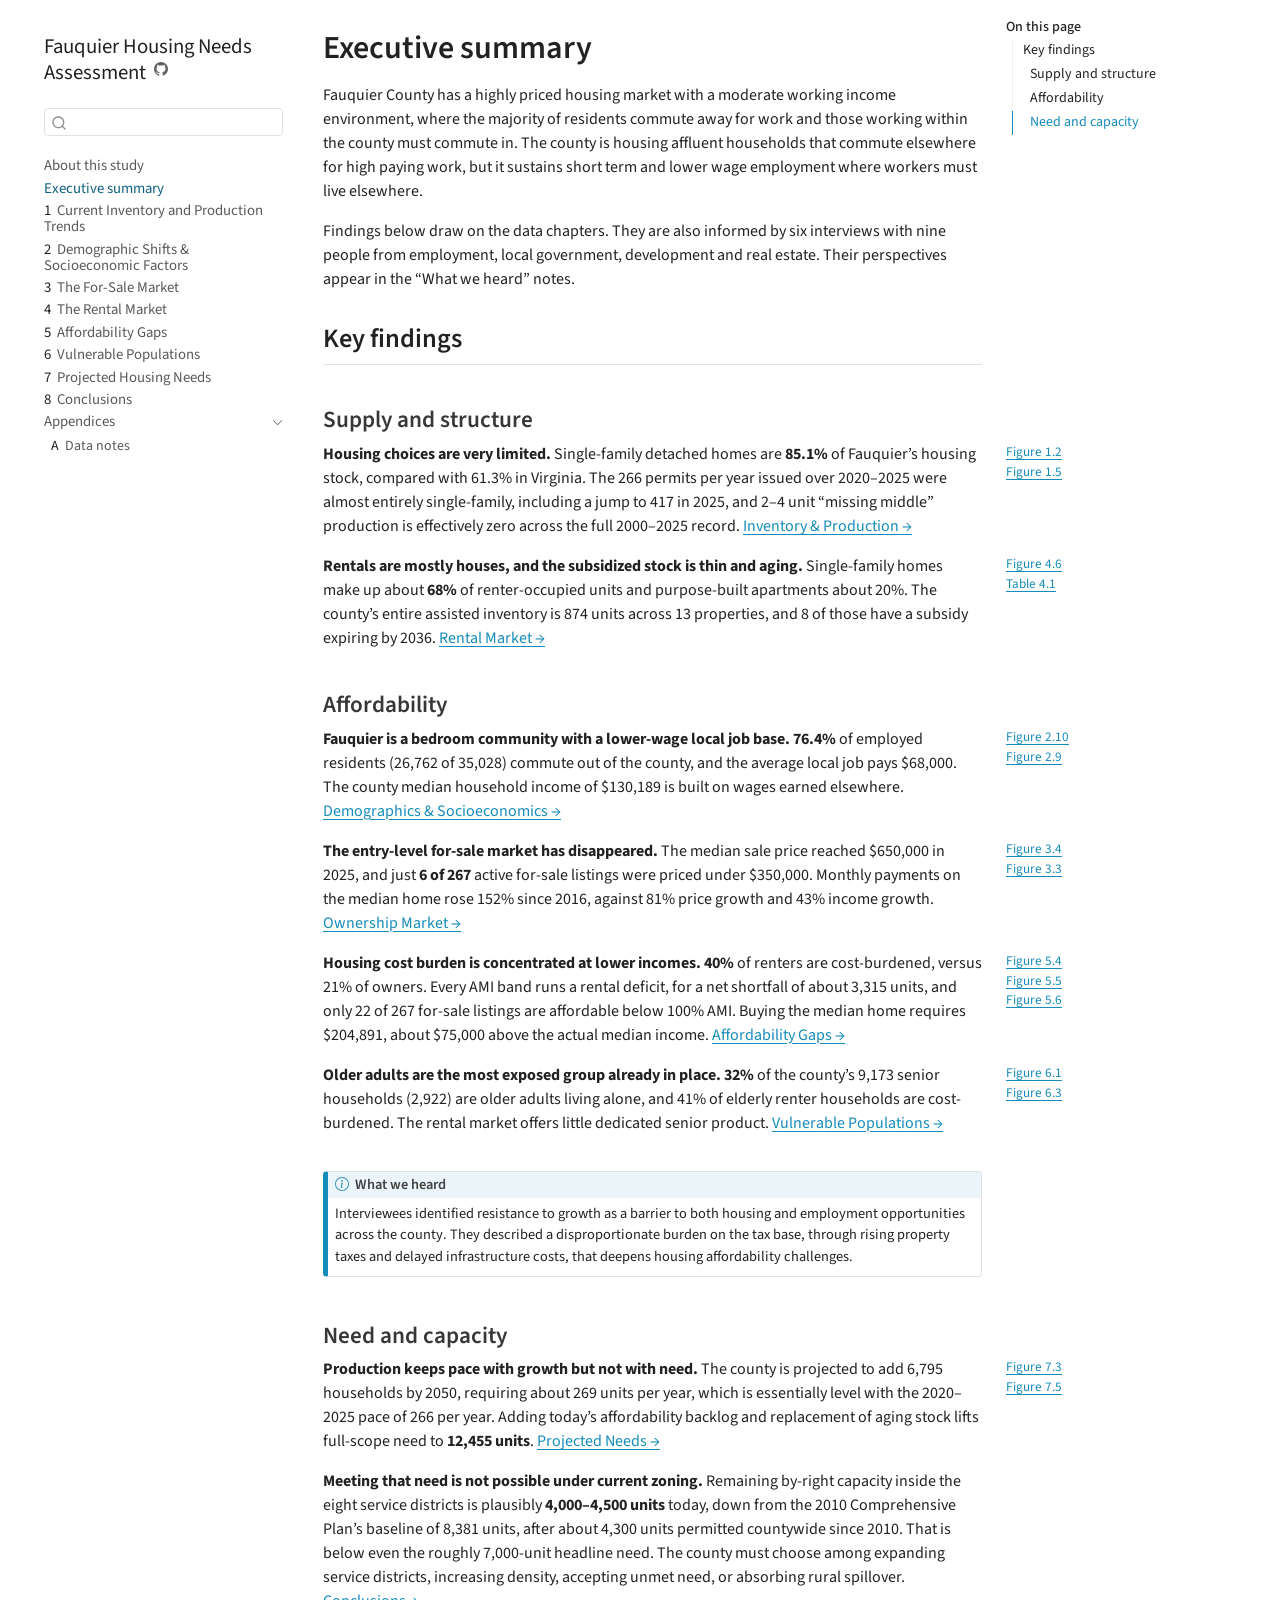
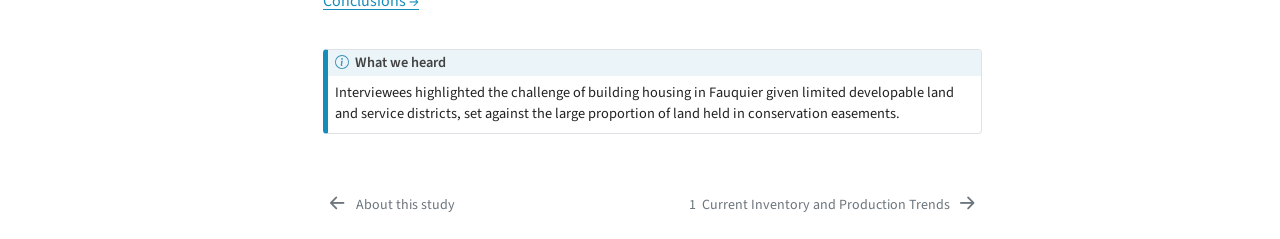
<file: docs/exec-sum.html>
<!DOCTYPE html>
<html xmlns="http://www.w3.org/1999/xhtml" lang="en" xml:lang="en"><head>

<meta charset="utf-8">
<meta name="generator" content="quarto-1.10.19">

<meta name="viewport" content="width=device-width, initial-scale=1.0, user-scalable=yes">


<title>Executive summary – Fauquier Housing Needs Assessment</title>
<style>
/* Default styles provided by pandoc.
** See https://pandoc.org/MANUAL.html#variables-for-html for config info.
*/
span.smallcaps{font-variant: small-caps;}
div.columns{display: flex; gap: 1.5em;}
div.column{flex: auto;}
@media screen {
div.columns{gap: min(4vw, 1.5em);}
div.column{overflow-x: auto;}
}
div.hanging-indent{margin-left: 1.5em; text-indent: -1.5em;}
ul.task-list{list-style: none;}
ul.task-list li input[type="checkbox"] {
  width: 0.8em;
  margin: 0 0.8em 0.2em -1em; /* quarto-specific, see https://github.com/quarto-dev/quarto-cli/issues/4556 */ 
  vertical-align: middle;
}
</style>


<script src="site_libs/quarto-nav/quarto-nav.js"></script>
<script src="site_libs/quarto-nav/headroom.min.js"></script>
<script src="site_libs/clipboard/clipboard.min.js"></script>
<script src="site_libs/quarto-search/autocomplete.umd.js"></script>
<script src="site_libs/quarto-search/fuse.min.js"></script>
<script src="site_libs/quarto-search/quarto-search.js"></script>
<meta name="quarto:offset" content="./">
<link href="./inventory.html" rel="next">
<link href="./index.html" rel="prev">
<script src="site_libs/quarto-html/quarto.js" type="module"></script>
<script src="site_libs/quarto-html/tabsets/tabsets.js" type="module"></script>
<script src="site_libs/quarto-html/popper.min.js"></script>
<script src="site_libs/quarto-html/tippy.umd.min.js"></script>
<script src="site_libs/quarto-html/anchor.min.js"></script>
<link href="site_libs/quarto-html/tippy.css" rel="stylesheet">
<link href="site_libs/quarto-html/quarto-syntax-highlighting-bf27225e3a48a9273f3daa8f8e829971.css" rel="stylesheet" id="quarto-text-highlighting-styles">
<script src="site_libs/bootstrap/bootstrap.min.js"></script>
<link href="site_libs/bootstrap/bootstrap-icons.css" rel="stylesheet">
<link href="site_libs/bootstrap/bootstrap-f69b7edfa307575e8b8db3725626b858.min.css" rel="stylesheet" append-hash="true" id="quarto-bootstrap" data-mode="light">
<script id="quarto-search-options" type="application/json">{
  "location": "sidebar",
  "copy-button": false,
  "collapse-after": 3,
  "panel-placement": "start",
  "type": "textbox",
  "limit": 50,
  "keyboard-shortcut": [
    "f",
    "/",
    "s"
  ],
  "show-item-context": false,
  "language": {
    "search-no-results-text": "No results",
    "search-matching-documents-text": "matching documents",
    "search-copy-link-title": "Copy link to search",
    "search-hide-matches-text": "Hide additional matches",
    "search-more-match-text": "more match in this document",
    "search-more-matches-text": "more matches in this document",
    "search-clear-button-title": "Clear",
    "search-text-placeholder": "",
    "search-detached-cancel-button-title": "Cancel",
    "search-submit-button-title": "Submit",
    "search-label": "Search"
  }
}</script>


</head>

<body class="nav-sidebar floating slimcontent quarto-light">

<div id="quarto-search-results"></div>
  <header id="quarto-header" class="headroom fixed-top">
  <nav class="quarto-secondary-nav">
    <div class="container-fluid d-flex">
      <button type="button" class="quarto-btn-toggle btn" data-bs-toggle="collapse" role="button" data-bs-target=".quarto-sidebar-collapse-item" aria-controls="quarto-sidebar" aria-expanded="false" aria-label="Toggle sidebar navigation" onclick="if (window.quartoToggleHeadroom) { window.quartoToggleHeadroom(); }">
        <i class="bi bi-layout-text-sidebar-reverse"></i>
      </button>
        <nav class="quarto-page-breadcrumbs" aria-label="breadcrumb"><ol class="breadcrumb"><li class="breadcrumb-item"><a href="./exec-sum.html">Executive summary</a></li></ol></nav>
        <a class="flex-grow-1" role="navigation" data-bs-toggle="collapse" data-bs-target=".quarto-sidebar-collapse-item" aria-controls="quarto-sidebar" aria-expanded="false" aria-label="Toggle sidebar navigation" onclick="if (window.quartoToggleHeadroom) { window.quartoToggleHeadroom(); }">      
        </a>
      <button type="button" class="btn quarto-search-button" aria-label="Search" onclick="window.quartoOpenSearch();">
        <i class="bi bi-search"></i>
      </button>
    </div>
  </nav>
</header>
<!-- content -->
<div id="quarto-content" class="quarto-container page-columns page-rows-contents page-layout-article">
<!-- sidebar -->
  <nav id="quarto-sidebar" class="sidebar collapse collapse-horizontal quarto-sidebar-collapse-item sidebar-navigation floating overflow-auto">
    <div class="pt-lg-2 mt-2 text-left sidebar-header">
    <div class="sidebar-title mb-0 py-0">
      <a href="./">Fauquier Housing Needs Assessment</a> 
        <div class="sidebar-tools-main">
    <a href="https://github.com/hdadvisors/fhfh" title="Source Code" class="quarto-navigation-tool px-1" aria-label="Source Code"><i class="bi bi-github"></i></a>
</div>
    </div>
      </div>
        <div class="mt-2 flex-shrink-0 align-items-center">
        <div class="sidebar-search">
        <div id="quarto-search" class="" title="Search"></div>
        </div>
        </div>
    <div class="sidebar-menu-container"> 
    <ul class="list-unstyled mt-1">
        <li class="sidebar-item">
  <div class="sidebar-item-container"> 
  <a href="./index.html" class="sidebar-item-text sidebar-link">
 <span class="menu-text">About this study</span></a>
  </div>
</li>
        <li class="sidebar-item">
  <div class="sidebar-item-container"> 
  <a href="./exec-sum.html" class="sidebar-item-text sidebar-link active">
 <span class="menu-text">Executive summary</span></a>
  </div>
</li>
        <li class="sidebar-item">
  <div class="sidebar-item-container"> 
  <a href="./inventory.html" class="sidebar-item-text sidebar-link">
 <span class="menu-text"><span class="chapter-number">1</span>&nbsp; <span class="chapter-title">Current Inventory and Production Trends</span></span></a>
  </div>
</li>
        <li class="sidebar-item">
  <div class="sidebar-item-container"> 
  <a href="./demographics.html" class="sidebar-item-text sidebar-link">
 <span class="menu-text"><span class="chapter-number">2</span>&nbsp; <span class="chapter-title">Demographic Shifts &amp; Socioeconomic Factors</span></span></a>
  </div>
</li>
        <li class="sidebar-item">
  <div class="sidebar-item-container"> 
  <a href="./market-ownership.html" class="sidebar-item-text sidebar-link">
 <span class="menu-text"><span class="chapter-number">3</span>&nbsp; <span class="chapter-title">The For-Sale Market</span></span></a>
  </div>
</li>
        <li class="sidebar-item">
  <div class="sidebar-item-container"> 
  <a href="./market-rental.html" class="sidebar-item-text sidebar-link">
 <span class="menu-text"><span class="chapter-number">4</span>&nbsp; <span class="chapter-title">The Rental Market</span></span></a>
  </div>
</li>
        <li class="sidebar-item">
  <div class="sidebar-item-container"> 
  <a href="./gaps.html" class="sidebar-item-text sidebar-link">
 <span class="menu-text"><span class="chapter-number">5</span>&nbsp; <span class="chapter-title">Affordability Gaps</span></span></a>
  </div>
</li>
        <li class="sidebar-item">
  <div class="sidebar-item-container"> 
  <a href="./populations.html" class="sidebar-item-text sidebar-link">
 <span class="menu-text"><span class="chapter-number">6</span>&nbsp; <span class="chapter-title">Vulnerable Populations</span></span></a>
  </div>
</li>
        <li class="sidebar-item">
  <div class="sidebar-item-container"> 
  <a href="./projections.html" class="sidebar-item-text sidebar-link">
 <span class="menu-text"><span class="chapter-number">7</span>&nbsp; <span class="chapter-title">Projected Housing Needs</span></span></a>
  </div>
</li>
        <li class="sidebar-item">
  <div class="sidebar-item-container"> 
  <a href="./conclusions.html" class="sidebar-item-text sidebar-link">
 <span class="menu-text"><span class="chapter-number">8</span>&nbsp; <span class="chapter-title">Conclusions</span></span></a>
  </div>
</li>
        <li class="sidebar-item sidebar-item-section">
      <div class="sidebar-item-container"> 
            <a class="sidebar-item-text sidebar-link text-start" data-bs-toggle="collapse" data-bs-target="#quarto-sidebar-section-1" role="navigation" aria-expanded="true">
 <span class="menu-text">Appendices</span></a>
          <a class="sidebar-item-toggle text-start" data-bs-toggle="collapse" data-bs-target="#quarto-sidebar-section-1" role="navigation" aria-expanded="true" aria-label="Toggle section">
            <i class="bi bi-chevron-right ms-2"></i>
          </a> 
      </div>
      <ul id="quarto-sidebar-section-1" class="collapse list-unstyled sidebar-section depth1 show">  
          <li class="sidebar-item">
  <div class="sidebar-item-container"> 
  <a href="./data-notes.html" class="sidebar-item-text sidebar-link">
 <span class="menu-text"><span class="chapter-number">A</span>&nbsp; <span class="chapter-title">Data notes</span></span></a>
  </div>
</li>
      </ul>
  </li>
    </ul>
    </div>
</nav>
<div id="quarto-sidebar-glass" class="quarto-sidebar-collapse-item" data-bs-toggle="collapse" data-bs-target=".quarto-sidebar-collapse-item"></div>
<!-- margin-sidebar -->
    <div id="quarto-margin-sidebar" class="sidebar margin-sidebar">
        <nav id="TOC" role="doc-toc" class="toc-active">
    <h2 id="toc-title">On this page</h2>
   
  <ul>
  <li><a href="#key-findings" id="toc-key-findings" class="nav-link active" data-scroll-target="#key-findings">Key findings</a>
  <ul class="collapse">
  <li><a href="#supply-and-structure" id="toc-supply-and-structure" class="nav-link" data-scroll-target="#supply-and-structure">Supply and structure</a></li>
  <li><a href="#affordability" id="toc-affordability" class="nav-link" data-scroll-target="#affordability">Affordability</a></li>
  <li><a href="#need-and-capacity" id="toc-need-and-capacity" class="nav-link" data-scroll-target="#need-and-capacity">Need and capacity</a></li>
  </ul></li>
  </ul>
</nav>
    </div>
<!-- main -->
<main class="content page-columns page-full" id="quarto-document-content">

<header id="title-block-header" class="quarto-title-block default">
<div class="quarto-title">
<h1 class="title"><span id="sec-exec-sum" class="quarto-section-identifier">Executive summary</span></h1>
</div>



<div class="quarto-title-meta">

    
  
    
  </div>
  


</header>


<!-- Purpose: summary paragraph (migrated from the team's Google Doc draft, Oct 2026) plus a
     headline-finding list — one per chapter, each sourced from that chapter's rendered figures.
     Findings are grouped under H3 themes; figure refs sit in the margin; "What we heard" callouts
     carry the stakeholder-interview material. -->
<p>Fauquier County has a highly priced housing market with a moderate working income environment, where the majority of residents commute away for work and those working within the county must commute in. The county is housing affluent households that commute elsewhere for high paying work, but it sustains short term and lower wage employment where workers must live elsewhere.</p>
<p>Findings below draw on the data chapters. They are also informed by six interviews with nine people from employment, local government, development and real estate. Their perspectives appear in the “What we heard” notes.</p>
<section id="key-findings" class="level2 unnumbered page-columns page-full">
<h2 class="unnumbered anchored" data-anchor-id="key-findings">Key findings</h2>
<section id="supply-and-structure" class="level3 unnumbered page-columns page-full">
<h3 class="unnumbered anchored" data-anchor-id="supply-and-structure">Supply and structure</h3>
<p><strong>Housing choices are very limited.</strong> Single-family detached homes are <strong>85.1%</strong> of Fauquier’s housing stock, compared with 61.3% in Virginia. The 266 permits per year issued over 2020–2025 were almost entirely single-family, including a jump to 417 in 2025, and 2–4 unit “missing middle” production is effectively zero across the full 2000–2025 record. <a href="@sec-inventory">Inventory &amp; Production →</a></p>

<div class="no-row-height column-margin column-container"><div class="">
<p><a href="inventory.html#fig-structure" class="quarto-xref">Figure&nbsp;<span>1.2</span></a><br>
<a href="inventory.html#fig-permits" class="quarto-xref">Figure&nbsp;<span>1.5</span></a></p>
</div></div><p><strong>Rentals are mostly houses, and the subsidized stock is thin and aging.</strong> Single-family homes make up about <strong>68%</strong> of renter-occupied units and purpose-built apartments about 20%. The county’s entire assisted inventory is 874 units across 13 properties, and 8 of those have a subsidy expiring by 2036. <a href="@sec-market-rental">Rental Market →</a></p>

<div class="no-row-height column-margin column-container"><div class="">
<p><a href="market-rental.html#fig-rental-structure" class="quarto-xref">Figure&nbsp;<span>4.6</span></a><br>
<a href="market-rental.html#tbl-nhpd" class="quarto-xref">Table&nbsp;<span>4.1</span></a></p>
</div></div></section>
<section id="affordability" class="level3 unnumbered page-columns page-full">
<h3 class="unnumbered anchored" data-anchor-id="affordability">Affordability</h3>
<p><strong>Fauquier is a bedroom community with a lower-wage local job base.</strong> <strong>76.4%</strong> of employed residents (26,762 of 35,028) commute out of the county, and the average local job pays $68,000. The county median household income of $130,189 is built on wages earned elsewhere. <a href="@sec-demographics">Demographics &amp; Socioeconomics →</a></p>

<div class="no-row-height column-margin column-container"><div class="">
<p><a href="demographics.html#fig-commute-out" class="quarto-xref">Figure&nbsp;<span>2.10</span></a><br>
<a href="demographics.html#fig-wages" class="quarto-xref">Figure&nbsp;<span>2.9</span></a></p>
</div></div><p><strong>The entry-level for-sale market has disappeared.</strong> The median sale price reached $650,000 in 2025, and just <strong>6 of 267</strong> active for-sale listings were priced under $350,000. Monthly payments on the median home rose 152% since 2016, against 81% price growth and 43% income growth. <a href="@sec-market-ownership">Ownership Market →</a></p>

<div class="no-row-height column-margin column-container"><div class="">
<p><a href="market-ownership.html#fig-price-bands" class="quarto-xref">Figure&nbsp;<span>3.4</span></a><br>
<a href="market-ownership.html#fig-price-payment-income" class="quarto-xref">Figure&nbsp;<span>3.3</span></a></p>
</div></div><p><strong>Housing cost burden is concentrated at lower incomes.</strong> <strong>40%</strong> of renters are cost-burdened, versus 21% of owners. Every AMI band runs a rental deficit, for a net shortfall of about 3,315 units, and only 22 of 267 for-sale listings are affordable below 100% AMI. Buying the median home requires $204,891, about $75,000 above the actual median income. <a href="@sec-gaps">Affordability Gaps →</a></p>

<div class="no-row-height column-margin column-container"><div class="">
<p><a href="gaps.html#fig-rental-gap" class="quarto-xref">Figure&nbsp;<span>5.4</span></a><br>
<a href="gaps.html#fig-ownership-gap" class="quarto-xref">Figure&nbsp;<span>5.5</span></a><br>
<a href="gaps.html#fig-wages-costs" class="quarto-xref">Figure&nbsp;<span>5.6</span></a></p>
</div></div><p><strong>Older adults are the most exposed group already in place.</strong> <strong>32%</strong> of the county’s 9,173 senior households (2,922) are older adults living alone, and 41% of elderly renter households are cost-burdened. The rental market offers little dedicated senior product. <a href="@sec-populations">Vulnerable Populations →</a></p>

<div class="no-row-height column-margin column-container"><div class="">
<p><a href="populations.html#fig-senior-alone" class="quarto-xref">Figure&nbsp;<span>6.1</span></a><br>
<a href="populations.html#fig-senior-burden" class="quarto-xref">Figure&nbsp;<span>6.3</span></a></p>
</div></div><div class="callout callout-style-default callout-note callout-titled" title="What we heard">
<div class="callout-header d-flex align-content-center">
<div class="callout-icon-container">
<i class="callout-icon"></i>
</div>
<div class="callout-title-container flex-fill">
<span class="screen-reader-only">Note</span>What we heard
</div>
</div>
<div class="callout-body-container callout-body">
<p>Interviewees identified resistance to growth as a barrier to both housing and employment opportunities across the county. They described a disproportionate burden on the tax base, through rising property taxes and delayed infrastructure costs, that deepens housing affordability challenges.</p>
</div>
</div>
</section>
<section id="need-and-capacity" class="level3 unnumbered page-columns page-full">
<h3 class="unnumbered anchored" data-anchor-id="need-and-capacity">Need and capacity</h3>
<p><strong>Production keeps pace with growth but not with need.</strong> The county is projected to add 6,795 households by 2050, requiring about 269 units per year, which is essentially level with the 2020–2025 pace of 266 per year. Adding today’s affordability backlog and replacement of aging stock lifts full-scope need to <strong>12,455 units</strong>. <a href="@sec-projections">Projected Needs →</a></p>

<div class="no-row-height column-margin column-container"><div class="">
<p><a href="projections.html#fig-production-need" class="quarto-xref">Figure&nbsp;<span>7.3</span></a><br>
<a href="projections.html#fig-scope-ladder" class="quarto-xref">Figure&nbsp;<span>7.5</span></a></p>
</div></div><p><strong>Meeting that need is not possible under current zoning.</strong> Remaining by-right capacity inside the eight service districts is plausibly <strong>4,000–4,500 units</strong> today, down from the 2010 Comprehensive Plan’s baseline of 8,381 units, after about 4,300 units permitted countywide since 2010. That is below even the roughly 7,000-unit headline need. The county must choose among expanding service districts, increasing density, accepting unmet need, or absorbing rural spillover. <a href="@sec-conclusions">Conclusions →</a></p>
<div class="callout callout-style-default callout-note callout-titled" title="What we heard">
<div class="callout-header d-flex align-content-center">
<div class="callout-icon-container">
<i class="callout-icon"></i>
</div>
<div class="callout-title-container flex-fill">
<span class="screen-reader-only">Note</span>What we heard
</div>
</div>
<div class="callout-body-container callout-body">
<p>Interviewees highlighted the challenge of building housing in Fauquier given limited developable land and service districts, set against the large proportion of land held in conservation easements.</p>
</div>
</div>


</section>
</section>

</main> <!-- /main -->
<script id="quarto-html-after-body" type="application/javascript">
  window.document.addEventListener("DOMContentLoaded", function (event) {
    const icon = "";
    const anchorJS = new window.AnchorJS();
    anchorJS.options = {
      placement: 'right',
      icon: icon
    };
    anchorJS.add('.anchored');
    const isCodeAnnotation = (el) => {
      for (const clz of el.classList) {
        if (clz.startsWith('code-annotation-')) {                     
          return true;
        }
      }
      return false;
    }
    const onCopySuccess = function(e) {
      // button target
      const button = e.trigger;
      // don't keep focus
      button.blur();
      // flash "checked"
      button.classList.add('code-copy-button-checked');
      var currentTitle = button.getAttribute("title");
      button.setAttribute("title", "Copied!");
      let tooltip;
      if (window.bootstrap) {
        button.setAttribute("data-bs-toggle", "tooltip");
        button.setAttribute("data-bs-placement", "left");
        button.setAttribute("data-bs-title", "Copied!");
        tooltip = new bootstrap.Tooltip(button, 
          { trigger: "manual", 
            customClass: "code-copy-button-tooltip",
            offset: [0, -8]});
        tooltip.show();    
      }
      setTimeout(function() {
        if (tooltip) {
          tooltip.hide();
          button.removeAttribute("data-bs-title");
          button.removeAttribute("data-bs-toggle");
          button.removeAttribute("data-bs-placement");
        }
        button.setAttribute("title", currentTitle);
        button.classList.remove('code-copy-button-checked');
      }, 1000);
      // clear code selection
      e.clearSelection();
    }
    const getTextToCopy = function(trigger) {
      const outerScaffold = trigger.parentElement.cloneNode(true);
      const codeEl = outerScaffold.querySelector('code');
      for (const childEl of codeEl.children) {
        if (isCodeAnnotation(childEl)) {
          childEl.remove();
        }
      }
      return codeEl.innerText;
    }
    const clipboard = new window.ClipboardJS('.code-copy-button:not([data-in-quarto-modal])', {
      text: getTextToCopy
    });
    clipboard.on('success', onCopySuccess);
    if (window.document.getElementById('quarto-embedded-source-code-modal')) {
      const clipboardModal = new window.ClipboardJS('.code-copy-button[data-in-quarto-modal]', {
        text: getTextToCopy,
        container: window.document.getElementById('quarto-embedded-source-code-modal')
      });
      clipboardModal.on('success', onCopySuccess);
    }
      var localhostRegex = new RegExp(/^(?:http|https):\/\/localhost\:?[0-9]*\//);
      var mailtoRegex = new RegExp(/^mailto:/);
        var filterRegex = new RegExp('/' + window.location.host + '/');
      var isInternal = (href) => {
          return filterRegex.test(href) || localhostRegex.test(href) || mailtoRegex.test(href);
      }
      // Inspect non-navigation links and adorn them if external
     var links = window.document.querySelectorAll('a[href]:not(.nav-link):not(.navbar-brand):not(.toc-action):not(.sidebar-link):not(.sidebar-item-toggle):not(.pagination-link):not(.no-external):not([aria-hidden]):not(.dropdown-item):not(.quarto-navigation-tool):not(.about-link)');
      for (var i=0; i<links.length; i++) {
        const link = links[i];
        if (!isInternal(link.href)) {
          // undo the damage that might have been done by quarto-nav.js in the case of
          // links that we want to consider external
          if (link.dataset.originalHref !== undefined) {
            link.href = link.dataset.originalHref;
          }
        }
      }
    function tippyHover(el, contentFn, onTriggerFn, onUntriggerFn) {
      const config = {
        allowHTML: true,
        maxWidth: 500,
        delay: 100,
        arrow: false,
        appendTo: function(el) {
            return el.parentElement;
        },
        interactive: true,
        interactiveBorder: 10,
        theme: 'quarto',
        placement: 'bottom-start',
      };
      if (contentFn) {
        config.content = contentFn;
      }
      if (onTriggerFn) {
        config.onTrigger = onTriggerFn;
      }
      if (onUntriggerFn) {
        config.onUntrigger = onUntriggerFn;
      }
      window.tippy(el, config); 
    }
        let selectedAnnoteEl;
        const selectorForAnnotation = ( cell, annotation) => {
          let cellAttr = 'data-code-cell="' + cell + '"';
          let lineAttr = 'data-code-annotation="' +  annotation + '"';
          const selector = 'span[' + cellAttr + '][' + lineAttr + ']';
          return selector;
        }
        const selectCodeLines = (annoteEl) => {
          const doc = window.document;
          const targetCell = annoteEl.getAttribute("data-target-cell");
          const targetAnnotation = annoteEl.getAttribute("data-target-annotation");
          const annoteSpan = window.document.querySelector(selectorForAnnotation(targetCell, targetAnnotation));
          const lines = annoteSpan.getAttribute("data-code-lines").split(",");
          const lineIds = lines.map((line) => {
            return targetCell + "-" + line;
          })
          let top = null;
          let height = null;
          let parent = null;
          if (lineIds.length > 0) {
              //compute the position of the single el (top and bottom and make a div)
              const el = window.document.getElementById(lineIds[0]);
              top = el.offsetTop;
              height = el.offsetHeight;
              parent = el.parentElement.parentElement;
            if (lineIds.length > 1) {
              const lastEl = window.document.getElementById(lineIds[lineIds.length - 1]);
              const bottom = lastEl.offsetTop + lastEl.offsetHeight;
              height = bottom - top;
            }
            if (top !== null && height !== null && parent !== null) {
              // cook up a div (if necessary) and position it 
              let div = window.document.getElementById("code-annotation-line-highlight");
              if (div === null) {
                div = window.document.createElement("div");
                div.setAttribute("id", "code-annotation-line-highlight");
                div.style.position = 'absolute';
                parent.appendChild(div);
              }
              div.style.top = top - 2 + "px";
              div.style.height = height + 4 + "px";
              div.style.left = 0;
              let gutterDiv = window.document.getElementById("code-annotation-line-highlight-gutter");
              if (gutterDiv === null) {
                gutterDiv = window.document.createElement("div");
                gutterDiv.setAttribute("id", "code-annotation-line-highlight-gutter");
                gutterDiv.style.position = 'absolute';
                const codeCell = window.document.getElementById(targetCell);
                const gutter = codeCell.querySelector('.code-annotation-gutter');
                gutter.appendChild(gutterDiv);
              }
              gutterDiv.style.top = top - 2 + "px";
              gutterDiv.style.height = height + 4 + "px";
            }
            selectedAnnoteEl = annoteEl;
          }
        };
        const unselectCodeLines = () => {
          const elementsIds = ["code-annotation-line-highlight", "code-annotation-line-highlight-gutter"];
          elementsIds.forEach((elId) => {
            const div = window.document.getElementById(elId);
            if (div) {
              div.remove();
            }
          });
          selectedAnnoteEl = undefined;
        };
          // Handle positioning of the toggle
      window.addEventListener(
        "resize",
        throttle(() => {
          elRect = undefined;
          if (selectedAnnoteEl) {
            selectCodeLines(selectedAnnoteEl);
          }
        }, 10)
      );
      function throttle(fn, ms) {
      let throttle = false;
      let timer;
        return (...args) => {
          if(!throttle) { // first call gets through
              fn.apply(this, args);
              throttle = true;
          } else { // all the others get throttled
              if(timer) clearTimeout(timer); // cancel #2
              timer = setTimeout(() => {
                fn.apply(this, args);
                timer = throttle = false;
              }, ms);
          }
        };
      }
        // Attach click handler to the DT
        const annoteDls = window.document.querySelectorAll('dt[data-target-cell]');
        for (const annoteDlNode of annoteDls) {
          annoteDlNode.addEventListener('click', (event) => {
            const clickedEl = event.target;
            if (clickedEl !== selectedAnnoteEl) {
              unselectCodeLines();
              const activeEl = window.document.querySelector('dt[data-target-cell].code-annotation-active');
              if (activeEl) {
                activeEl.classList.remove('code-annotation-active');
              }
              selectCodeLines(clickedEl);
              clickedEl.classList.add('code-annotation-active');
            } else {
              // Unselect the line
              unselectCodeLines();
              clickedEl.classList.remove('code-annotation-active');
            }
          });
        }
    const findCites = (el) => {
      const parentEl = el.parentElement;
      if (parentEl) {
        const cites = parentEl.dataset.cites;
        if (cites) {
          return {
            el,
            cites: cites.split(' ')
          };
        } else {
          return findCites(el.parentElement)
        }
      } else {
        return undefined;
      }
    };
    var bibliorefs = window.document.querySelectorAll('a[role="doc-biblioref"]');
    for (var i=0; i<bibliorefs.length; i++) {
      const ref = bibliorefs[i];
      const citeInfo = findCites(ref);
      if (citeInfo) {
        tippyHover(citeInfo.el, function() {
          var popup = window.document.createElement('div');
          citeInfo.cites.forEach(function(cite) {
            var citeDiv = window.document.createElement('div');
            citeDiv.classList.add('hanging-indent');
            citeDiv.classList.add('csl-entry');
            var biblioDiv = window.document.getElementById('ref-' + cite);
            if (biblioDiv) {
              citeDiv.innerHTML = biblioDiv.innerHTML;
            }
            popup.appendChild(citeDiv);
          });
          return popup.innerHTML;
        });
      }
    }
  });
  </script>
<nav class="page-navigation">
  <div class="nav-page nav-page-previous">
      <a href="./index.html" class="pagination-link" aria-label="About this study">
        <i class="bi bi-arrow-left-short"></i> <span class="nav-page-text">About this study</span>
      </a>          
  </div>
  <div class="nav-page nav-page-next">
      <a href="./inventory.html" class="pagination-link" aria-label="Current Inventory and Production Trends">
        <span class="nav-page-text"><span class="chapter-number">1</span>&nbsp; <span class="chapter-title">Current Inventory and Production Trends</span></span> <i class="bi bi-arrow-right-short"></i>
      </a>
  </div>
</nav>
</div> <!-- /content -->




</body></html>
</file>
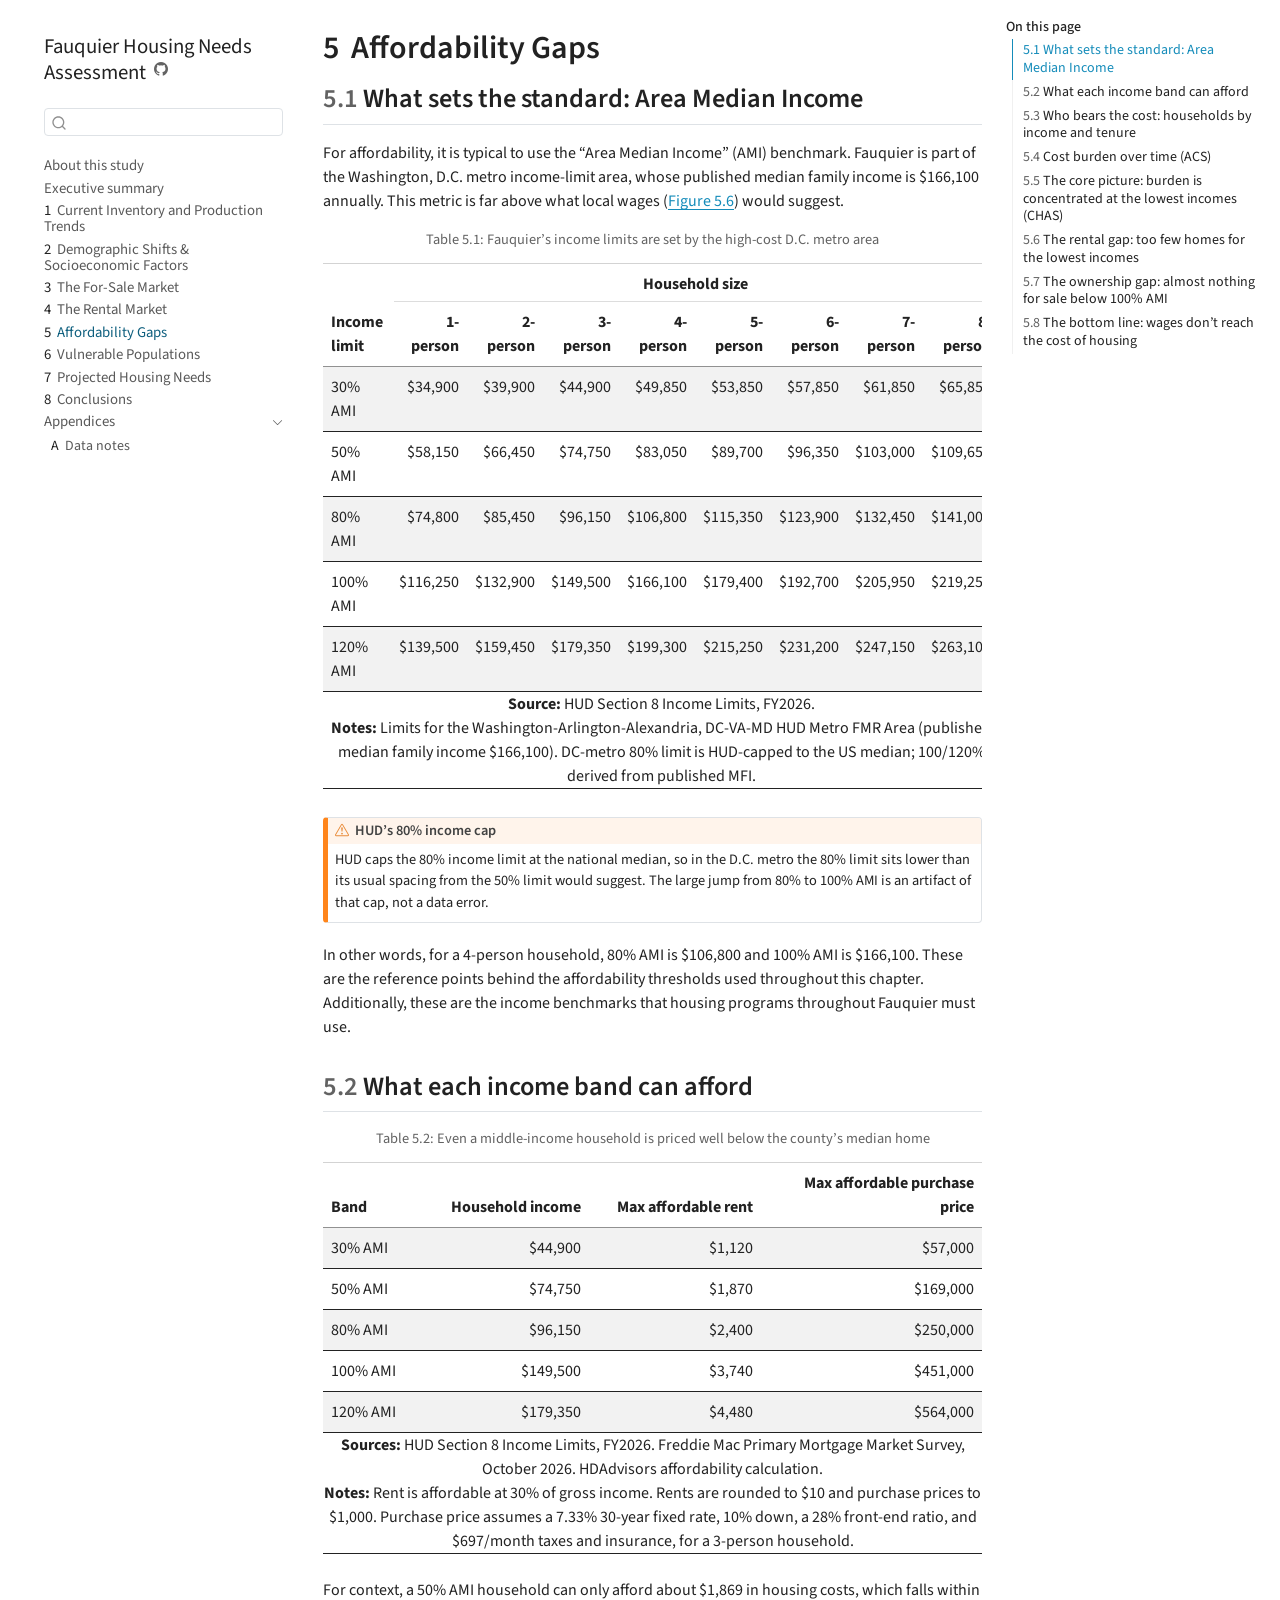
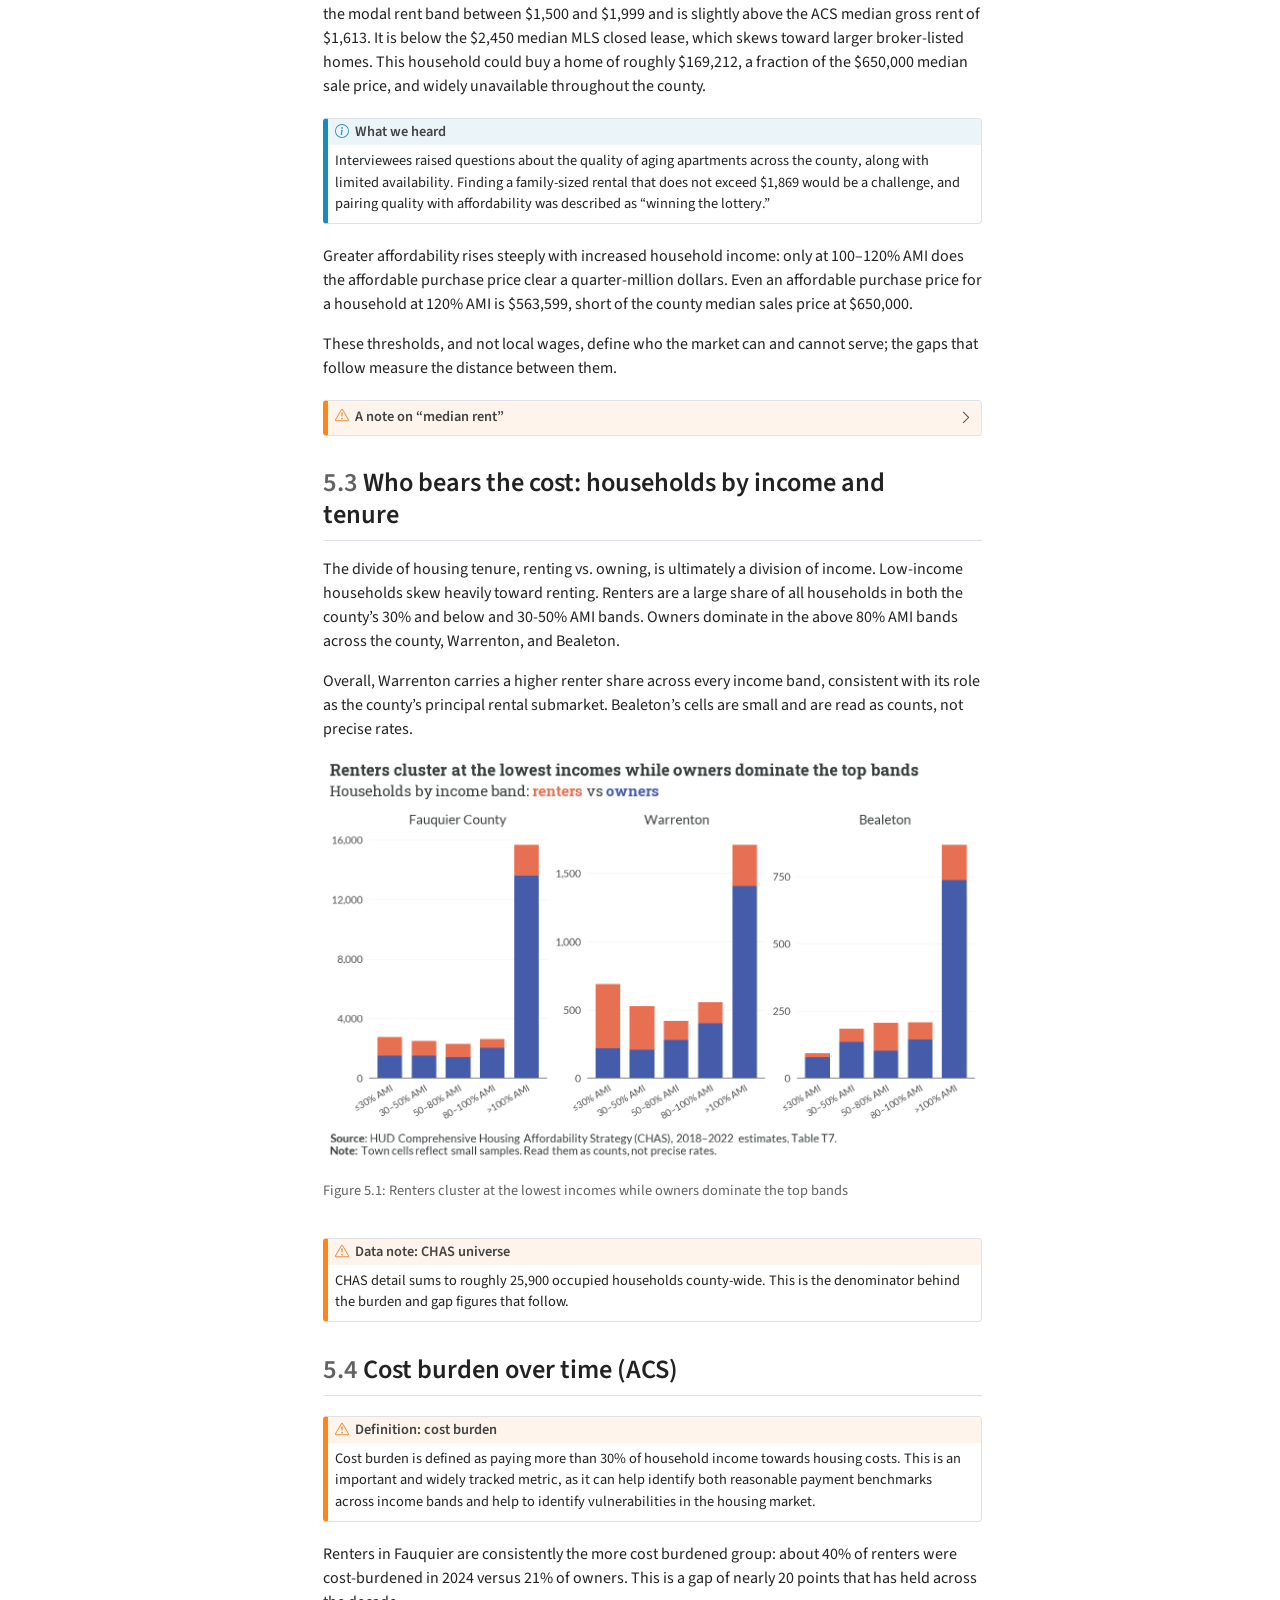
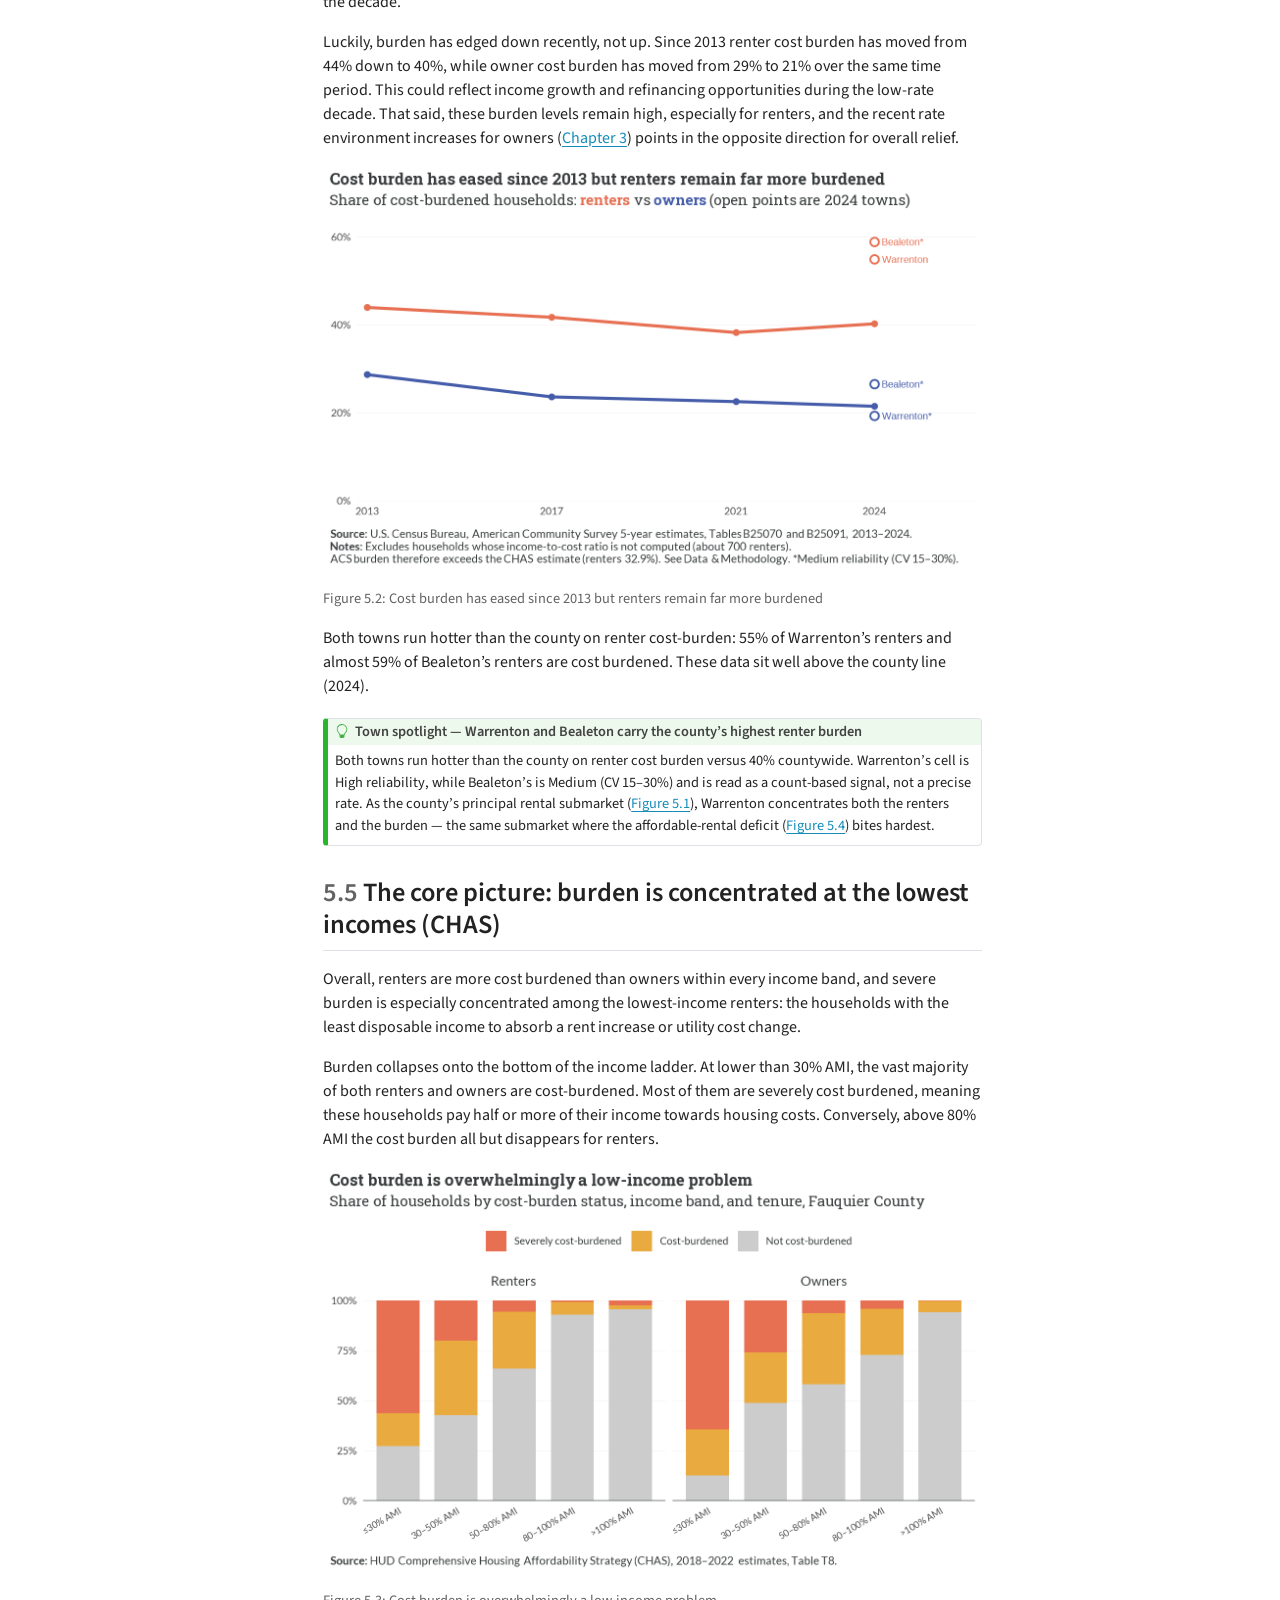
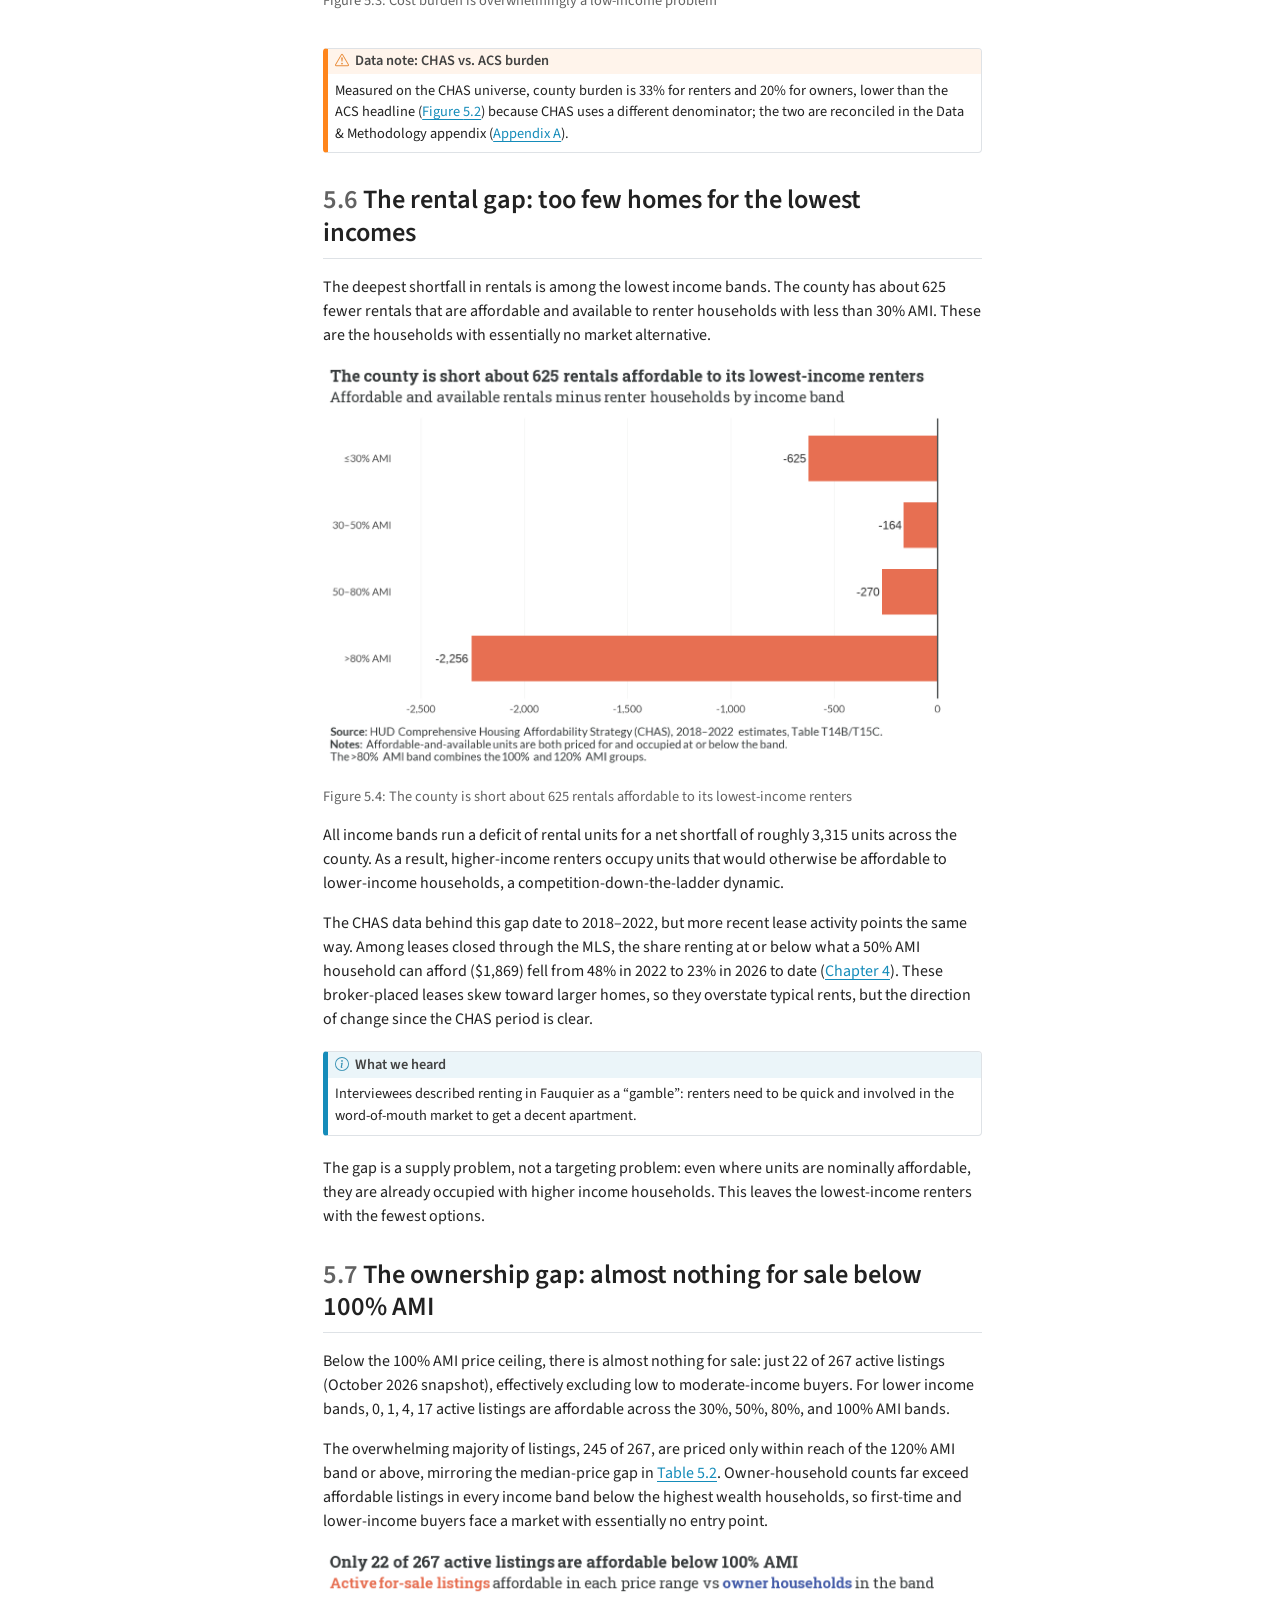
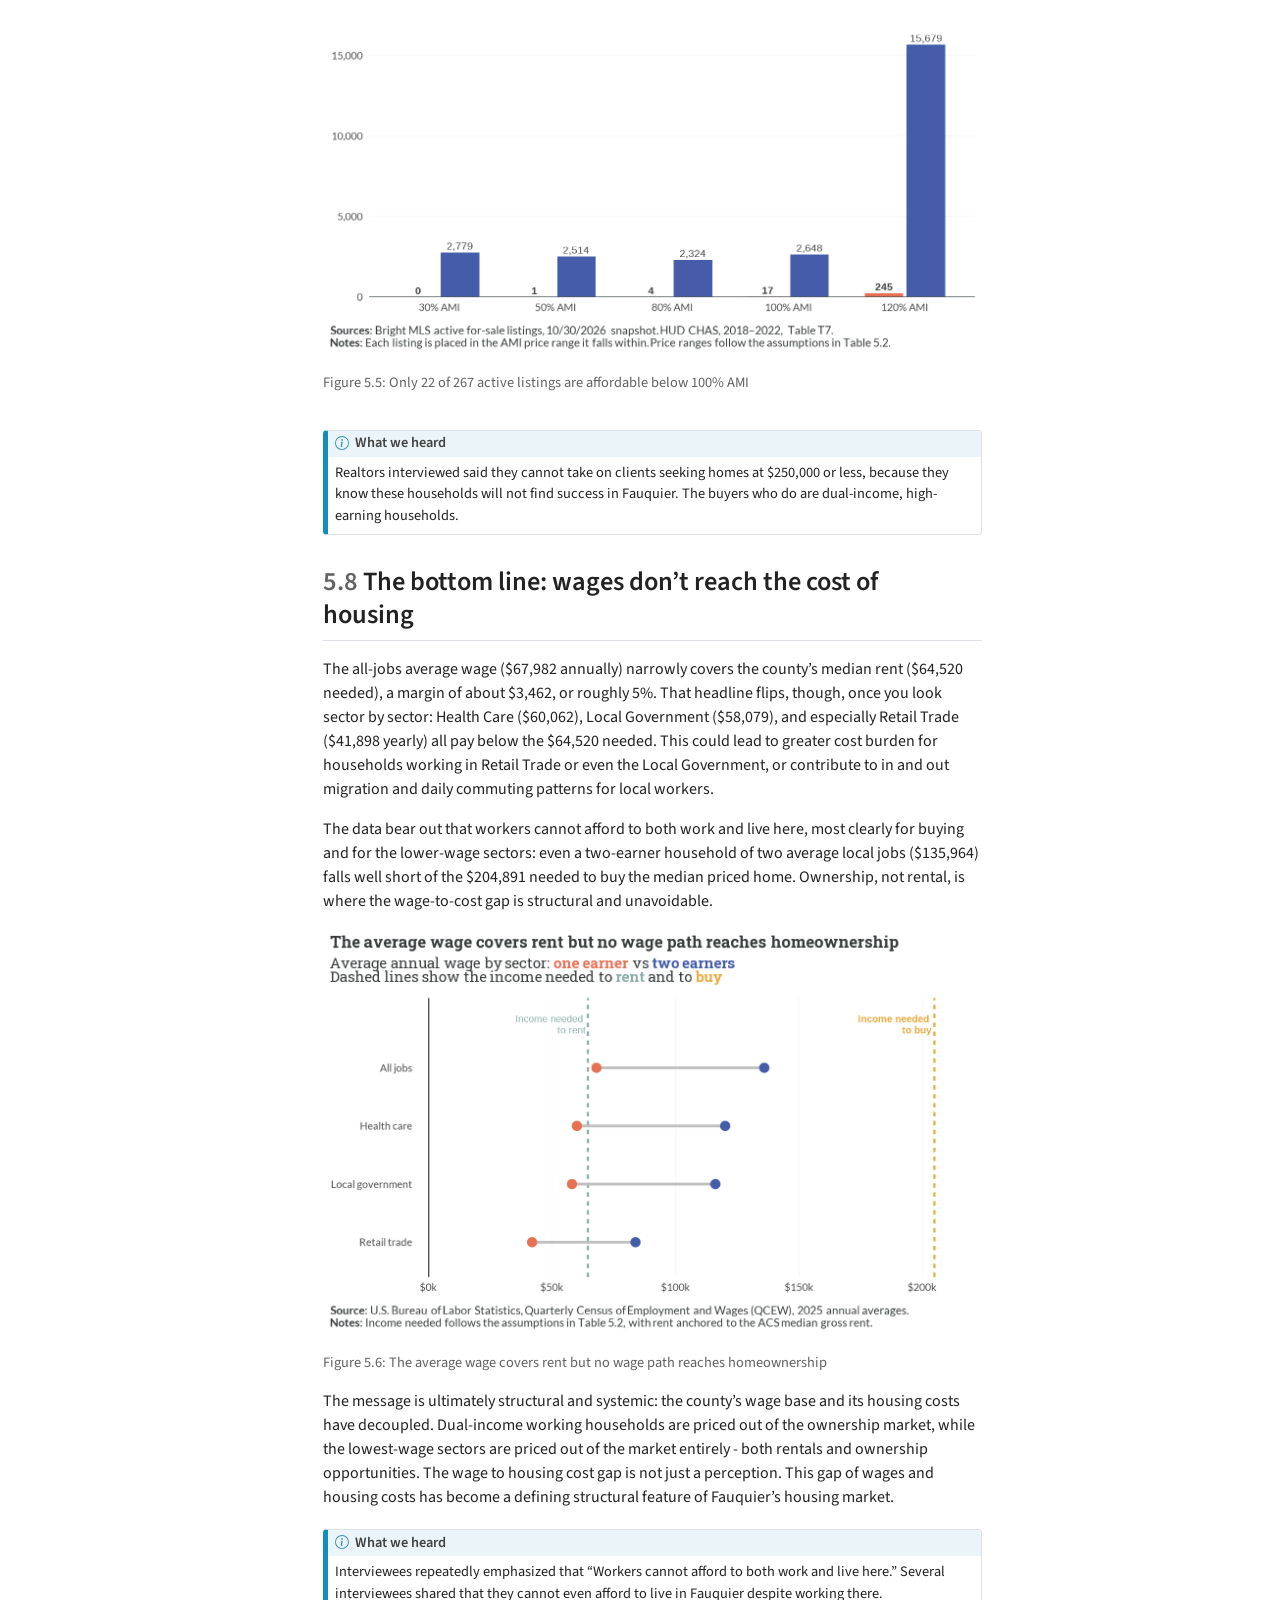
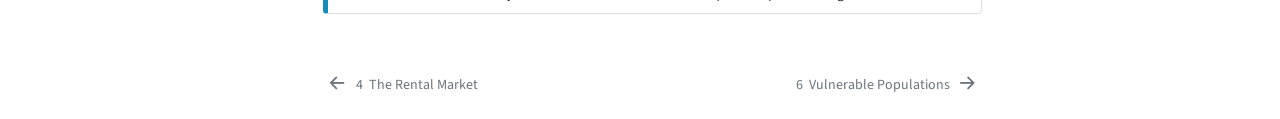
<file: docs/gaps.html>
<!DOCTYPE html>
<html xmlns="http://www.w3.org/1999/xhtml" lang="en" xml:lang="en"><head>

<meta charset="utf-8">
<meta name="generator" content="quarto-1.10.19">

<meta name="viewport" content="width=device-width, initial-scale=1.0, user-scalable=yes">


<title>5&nbsp; Affordability Gaps – Fauquier Housing Needs Assessment</title>
<style>
/* Default styles provided by pandoc.
** See https://pandoc.org/MANUAL.html#variables-for-html for config info.
*/
span.smallcaps{font-variant: small-caps;}
div.columns{display: flex; gap: 1.5em;}
div.column{flex: auto;}
@media screen {
div.columns{gap: min(4vw, 1.5em);}
div.column{overflow-x: auto;}
}
div.hanging-indent{margin-left: 1.5em; text-indent: -1.5em;}
ul.task-list{list-style: none;}
ul.task-list li input[type="checkbox"] {
  width: 0.8em;
  margin: 0 0.8em 0.2em -1em; /* quarto-specific, see https://github.com/quarto-dev/quarto-cli/issues/4556 */ 
  vertical-align: middle;
}
</style>


<script src="site_libs/quarto-nav/quarto-nav.js"></script>
<script src="site_libs/quarto-nav/headroom.min.js"></script>
<script src="site_libs/clipboard/clipboard.min.js"></script>
<script src="site_libs/quarto-search/autocomplete.umd.js"></script>
<script src="site_libs/quarto-search/fuse.min.js"></script>
<script src="site_libs/quarto-search/quarto-search.js"></script>
<meta name="quarto:offset" content="./">
<link href="./populations.html" rel="next">
<link href="./market-rental.html" rel="prev">
<script src="site_libs/quarto-html/quarto.js" type="module"></script>
<script src="site_libs/quarto-html/tabsets/tabsets.js" type="module"></script>
<script src="site_libs/quarto-html/popper.min.js"></script>
<script src="site_libs/quarto-html/tippy.umd.min.js"></script>
<script src="site_libs/quarto-html/anchor.min.js"></script>
<link href="site_libs/quarto-html/tippy.css" rel="stylesheet">
<link href="site_libs/quarto-html/quarto-syntax-highlighting-bf27225e3a48a9273f3daa8f8e829971.css" rel="stylesheet" id="quarto-text-highlighting-styles">
<script src="site_libs/bootstrap/bootstrap.min.js"></script>
<link href="site_libs/bootstrap/bootstrap-icons.css" rel="stylesheet">
<link href="site_libs/bootstrap/bootstrap-f69b7edfa307575e8b8db3725626b858.min.css" rel="stylesheet" append-hash="true" id="quarto-bootstrap" data-mode="light">
<script id="quarto-search-options" type="application/json">{
  "location": "sidebar",
  "copy-button": false,
  "collapse-after": 3,
  "panel-placement": "start",
  "type": "textbox",
  "limit": 50,
  "keyboard-shortcut": [
    "f",
    "/",
    "s"
  ],
  "show-item-context": false,
  "language": {
    "search-no-results-text": "No results",
    "search-matching-documents-text": "matching documents",
    "search-copy-link-title": "Copy link to search",
    "search-hide-matches-text": "Hide additional matches",
    "search-more-match-text": "more match in this document",
    "search-more-matches-text": "more matches in this document",
    "search-clear-button-title": "Clear",
    "search-text-placeholder": "",
    "search-detached-cancel-button-title": "Cancel",
    "search-submit-button-title": "Submit",
    "search-label": "Search"
  }
}</script>
<script src="site_libs/kePrint-0.0.1/kePrint.js"></script>

<link href="site_libs/lightable-0.0.1/lightable.css" rel="stylesheet">



</head>

<body class="nav-sidebar floating quarto-light">

<div id="quarto-search-results"></div>
  <header id="quarto-header" class="headroom fixed-top">
  <nav class="quarto-secondary-nav">
    <div class="container-fluid d-flex">
      <button type="button" class="quarto-btn-toggle btn" data-bs-toggle="collapse" role="button" data-bs-target=".quarto-sidebar-collapse-item" aria-controls="quarto-sidebar" aria-expanded="false" aria-label="Toggle sidebar navigation" onclick="if (window.quartoToggleHeadroom) { window.quartoToggleHeadroom(); }">
        <i class="bi bi-layout-text-sidebar-reverse"></i>
      </button>
        <nav class="quarto-page-breadcrumbs" aria-label="breadcrumb"><ol class="breadcrumb"><li class="breadcrumb-item"><a href="./gaps.html"><span class="chapter-number">5</span>&nbsp; <span class="chapter-title">Affordability Gaps</span></a></li></ol></nav>
        <a class="flex-grow-1" role="navigation" data-bs-toggle="collapse" data-bs-target=".quarto-sidebar-collapse-item" aria-controls="quarto-sidebar" aria-expanded="false" aria-label="Toggle sidebar navigation" onclick="if (window.quartoToggleHeadroom) { window.quartoToggleHeadroom(); }">      
        </a>
      <button type="button" class="btn quarto-search-button" aria-label="Search" onclick="window.quartoOpenSearch();">
        <i class="bi bi-search"></i>
      </button>
    </div>
  </nav>
</header>
<!-- content -->
<div id="quarto-content" class="quarto-container page-columns page-rows-contents page-layout-article">
<!-- sidebar -->
  <nav id="quarto-sidebar" class="sidebar collapse collapse-horizontal quarto-sidebar-collapse-item sidebar-navigation floating overflow-auto">
    <div class="pt-lg-2 mt-2 text-left sidebar-header">
    <div class="sidebar-title mb-0 py-0">
      <a href="./">Fauquier Housing Needs Assessment</a> 
        <div class="sidebar-tools-main">
    <a href="https://github.com/hdadvisors/fhfh" title="Source Code" class="quarto-navigation-tool px-1" aria-label="Source Code"><i class="bi bi-github"></i></a>
</div>
    </div>
      </div>
        <div class="mt-2 flex-shrink-0 align-items-center">
        <div class="sidebar-search">
        <div id="quarto-search" class="" title="Search"></div>
        </div>
        </div>
    <div class="sidebar-menu-container"> 
    <ul class="list-unstyled mt-1">
        <li class="sidebar-item">
  <div class="sidebar-item-container"> 
  <a href="./index.html" class="sidebar-item-text sidebar-link">
 <span class="menu-text">About this study</span></a>
  </div>
</li>
        <li class="sidebar-item">
  <div class="sidebar-item-container"> 
  <a href="./exec-sum.html" class="sidebar-item-text sidebar-link">
 <span class="menu-text">Executive summary</span></a>
  </div>
</li>
        <li class="sidebar-item">
  <div class="sidebar-item-container"> 
  <a href="./inventory.html" class="sidebar-item-text sidebar-link">
 <span class="menu-text"><span class="chapter-number">1</span>&nbsp; <span class="chapter-title">Current Inventory and Production Trends</span></span></a>
  </div>
</li>
        <li class="sidebar-item">
  <div class="sidebar-item-container"> 
  <a href="./demographics.html" class="sidebar-item-text sidebar-link">
 <span class="menu-text"><span class="chapter-number">2</span>&nbsp; <span class="chapter-title">Demographic Shifts &amp; Socioeconomic Factors</span></span></a>
  </div>
</li>
        <li class="sidebar-item">
  <div class="sidebar-item-container"> 
  <a href="./market-ownership.html" class="sidebar-item-text sidebar-link">
 <span class="menu-text"><span class="chapter-number">3</span>&nbsp; <span class="chapter-title">The For-Sale Market</span></span></a>
  </div>
</li>
        <li class="sidebar-item">
  <div class="sidebar-item-container"> 
  <a href="./market-rental.html" class="sidebar-item-text sidebar-link">
 <span class="menu-text"><span class="chapter-number">4</span>&nbsp; <span class="chapter-title">The Rental Market</span></span></a>
  </div>
</li>
        <li class="sidebar-item">
  <div class="sidebar-item-container"> 
  <a href="./gaps.html" class="sidebar-item-text sidebar-link active">
 <span class="menu-text"><span class="chapter-number">5</span>&nbsp; <span class="chapter-title">Affordability Gaps</span></span></a>
  </div>
</li>
        <li class="sidebar-item">
  <div class="sidebar-item-container"> 
  <a href="./populations.html" class="sidebar-item-text sidebar-link">
 <span class="menu-text"><span class="chapter-number">6</span>&nbsp; <span class="chapter-title">Vulnerable Populations</span></span></a>
  </div>
</li>
        <li class="sidebar-item">
  <div class="sidebar-item-container"> 
  <a href="./projections.html" class="sidebar-item-text sidebar-link">
 <span class="menu-text"><span class="chapter-number">7</span>&nbsp; <span class="chapter-title">Projected Housing Needs</span></span></a>
  </div>
</li>
        <li class="sidebar-item">
  <div class="sidebar-item-container"> 
  <a href="./conclusions.html" class="sidebar-item-text sidebar-link">
 <span class="menu-text"><span class="chapter-number">8</span>&nbsp; <span class="chapter-title">Conclusions</span></span></a>
  </div>
</li>
        <li class="sidebar-item sidebar-item-section">
      <div class="sidebar-item-container"> 
            <a class="sidebar-item-text sidebar-link text-start" data-bs-toggle="collapse" data-bs-target="#quarto-sidebar-section-1" role="navigation" aria-expanded="true">
 <span class="menu-text">Appendices</span></a>
          <a class="sidebar-item-toggle text-start" data-bs-toggle="collapse" data-bs-target="#quarto-sidebar-section-1" role="navigation" aria-expanded="true" aria-label="Toggle section">
            <i class="bi bi-chevron-right ms-2"></i>
          </a> 
      </div>
      <ul id="quarto-sidebar-section-1" class="collapse list-unstyled sidebar-section depth1 show">  
          <li class="sidebar-item">
  <div class="sidebar-item-container"> 
  <a href="./data-notes.html" class="sidebar-item-text sidebar-link">
 <span class="menu-text"><span class="chapter-number">A</span>&nbsp; <span class="chapter-title">Data notes</span></span></a>
  </div>
</li>
      </ul>
  </li>
    </ul>
    </div>
</nav>
<div id="quarto-sidebar-glass" class="quarto-sidebar-collapse-item" data-bs-toggle="collapse" data-bs-target=".quarto-sidebar-collapse-item"></div>
<!-- margin-sidebar -->
    <div id="quarto-margin-sidebar" class="sidebar margin-sidebar">
        <nav id="TOC" role="doc-toc" class="toc-active">
    <h2 id="toc-title">On this page</h2>
   
  <ul>
  <li><a href="#what-sets-the-standard-area-median-income" id="toc-what-sets-the-standard-area-median-income" class="nav-link active" data-scroll-target="#what-sets-the-standard-area-median-income"><span class="header-section-number">5.1</span> What sets the standard: Area Median Income</a></li>
  <li><a href="#what-each-income-band-can-afford" id="toc-what-each-income-band-can-afford" class="nav-link" data-scroll-target="#what-each-income-band-can-afford"><span class="header-section-number">5.2</span> What each income band can afford</a></li>
  <li><a href="#who-bears-the-cost-households-by-income-and-tenure" id="toc-who-bears-the-cost-households-by-income-and-tenure" class="nav-link" data-scroll-target="#who-bears-the-cost-households-by-income-and-tenure"><span class="header-section-number">5.3</span> Who bears the cost: households by income and tenure</a></li>
  <li><a href="#cost-burden-over-time-acs" id="toc-cost-burden-over-time-acs" class="nav-link" data-scroll-target="#cost-burden-over-time-acs"><span class="header-section-number">5.4</span> Cost burden over time (ACS)</a></li>
  <li><a href="#the-core-picture-burden-is-concentrated-at-the-lowest-incomes-chas" id="toc-the-core-picture-burden-is-concentrated-at-the-lowest-incomes-chas" class="nav-link" data-scroll-target="#the-core-picture-burden-is-concentrated-at-the-lowest-incomes-chas"><span class="header-section-number">5.5</span> The core picture: burden is concentrated at the lowest incomes (CHAS)</a></li>
  <li><a href="#the-rental-gap-too-few-homes-for-the-lowest-incomes" id="toc-the-rental-gap-too-few-homes-for-the-lowest-incomes" class="nav-link" data-scroll-target="#the-rental-gap-too-few-homes-for-the-lowest-incomes"><span class="header-section-number">5.6</span> The rental gap: too few homes for the lowest incomes</a></li>
  <li><a href="#the-ownership-gap-almost-nothing-for-sale-below-100-ami" id="toc-the-ownership-gap-almost-nothing-for-sale-below-100-ami" class="nav-link" data-scroll-target="#the-ownership-gap-almost-nothing-for-sale-below-100-ami"><span class="header-section-number">5.7</span> The ownership gap: almost nothing for sale below 100% AMI</a></li>
  <li><a href="#the-bottom-line-wages-dont-reach-the-cost-of-housing" id="toc-the-bottom-line-wages-dont-reach-the-cost-of-housing" class="nav-link" data-scroll-target="#the-bottom-line-wages-dont-reach-the-cost-of-housing"><span class="header-section-number">5.8</span> The bottom line: wages don’t reach the cost of housing</a></li>
  </ul>
</nav>
    </div>
<!-- main -->
<main class="content" id="quarto-document-content">

<header id="title-block-header" class="quarto-title-block default">
<div class="quarto-title">
<h1 class="title"><span id="sec-gaps" class="quarto-section-identifier"><span class="chapter-number">5</span>&nbsp; <span class="chapter-title">Affordability Gaps</span></span></h1>
</div>



<div class="quarto-title-meta">

    
  
    
  </div>
  


</header>


<!-- Purpose: affordability by income band, tenure, and geography — what each AMI band can
     afford, who is cost-burdened, and how the supply of affordable rentals and for-sale
     listings measures against need (PLAN.md §7 Ch 4).
     Narrative: prose migrated from the team's Google Doc draft (Oct 2026); numbers audited against the data. -->
<section id="what-sets-the-standard-area-median-income" class="level2" data-number="5.1">
<h2 data-number="5.1" class="anchored" data-anchor-id="what-sets-the-standard-area-median-income"><span class="header-section-number">5.1</span> What sets the standard: Area Median Income</h2>
<p>For affordability, it is typical to use the “Area Median Income” (AMI) benchmark. Fauquier is part of the Washington, D.C. metro income-limit area, whose published median family income is $166,100 annually. This metric is far above what local wages (<a href="#fig-wages-costs" class="quarto-xref">Figure&nbsp;<span>5.6</span></a>) would suggest.</p>
<div class="cell" data-layout-align="left" data-tbl-alt="Table of HUD income limits for Fauquier County by AMI level (30%, 50%, 80%, 100%, 120%) and household size from 1 to 8 persons. Dollar limits rise with household size and with AMI level. The 80% limit is capped to the national median, so the step from 80% to 100% AMI is far larger than the steps before it.">
<div id="tbl-ami" class="cell quarto-float quarto-figure quarto-figure-center anchored" data-layout-align="left" data-tbl-alt="Table of HUD income limits for Fauquier County by AMI level (30%, 50%, 80%, 100%, 120%) and household size from 1 to 8 persons. Dollar limits rise with household size and with AMI level. The 80% limit is capped to the national median, so the step from 80% to 100% AMI is far larger than the steps before it.">
<figure class="quarto-float quarto-float-tbl figure">
<figcaption class="quarto-float-caption-top quarto-float-caption quarto-float-tbl" id="tbl-ami-caption-0ceaefa1-69ba-4598-a22c-09a6ac19f8ca">
Table&nbsp;5.1: Fauquier’s income limits are set by the high-cost D.C. metro area
</figcaption>
<div aria-describedby="tbl-ami-caption-0ceaefa1-69ba-4598-a22c-09a6ac19f8ca">
<div class="cell-output-display">
<table class="table table-condensed table-striped" style="width: auto !important; margin-left: auto; margin-right: auto;border-bottom: 0;">
 <thead>
<tr>
<th style="empty-cells: hide;border-bottom:hidden;" colspan="1"></th>
<th style="border-bottom:hidden;padding-bottom:0; padding-left:3px;padding-right:3px;text-align: center; " colspan="8"><div style="border-bottom: 1px solid #ddd; padding-bottom: 5px; ">Household size</div></th>
</tr>
  <tr>
   <th style="text-align:left;"> Income limit </th>
   <th style="text-align:right;"> 1-person </th>
   <th style="text-align:right;"> 2-person </th>
   <th style="text-align:right;"> 3-person </th>
   <th style="text-align:right;"> 4-person </th>
   <th style="text-align:right;"> 5-person </th>
   <th style="text-align:right;"> 6-person </th>
   <th style="text-align:right;"> 7-person </th>
   <th style="text-align:right;"> 8-person </th>
  </tr>
 </thead>
<tbody>
  <tr>
   <td style="text-align:left;"> 30% AMI </td>
   <td style="text-align:right;"> $34,900 </td>
   <td style="text-align:right;"> $39,900 </td>
   <td style="text-align:right;"> $44,900 </td>
   <td style="text-align:right;"> $49,850 </td>
   <td style="text-align:right;"> $53,850 </td>
   <td style="text-align:right;"> $57,850 </td>
   <td style="text-align:right;"> $61,850 </td>
   <td style="text-align:right;"> $65,850 </td>
  </tr>
  <tr>
   <td style="text-align:left;"> 50% AMI </td>
   <td style="text-align:right;"> $58,150 </td>
   <td style="text-align:right;"> $66,450 </td>
   <td style="text-align:right;"> $74,750 </td>
   <td style="text-align:right;"> $83,050 </td>
   <td style="text-align:right;"> $89,700 </td>
   <td style="text-align:right;"> $96,350 </td>
   <td style="text-align:right;"> $103,000 </td>
   <td style="text-align:right;"> $109,650 </td>
  </tr>
  <tr>
   <td style="text-align:left;"> 80% AMI </td>
   <td style="text-align:right;"> $74,800 </td>
   <td style="text-align:right;"> $85,450 </td>
   <td style="text-align:right;"> $96,150 </td>
   <td style="text-align:right;"> $106,800 </td>
   <td style="text-align:right;"> $115,350 </td>
   <td style="text-align:right;"> $123,900 </td>
   <td style="text-align:right;"> $132,450 </td>
   <td style="text-align:right;"> $141,000 </td>
  </tr>
  <tr>
   <td style="text-align:left;"> 100% AMI </td>
   <td style="text-align:right;"> $116,250 </td>
   <td style="text-align:right;"> $132,900 </td>
   <td style="text-align:right;"> $149,500 </td>
   <td style="text-align:right;"> $166,100 </td>
   <td style="text-align:right;"> $179,400 </td>
   <td style="text-align:right;"> $192,700 </td>
   <td style="text-align:right;"> $205,950 </td>
   <td style="text-align:right;"> $219,250 </td>
  </tr>
  <tr>
   <td style="text-align:left;"> 120% AMI </td>
   <td style="text-align:right;"> $139,500 </td>
   <td style="text-align:right;"> $159,450 </td>
   <td style="text-align:right;"> $179,350 </td>
   <td style="text-align:right;"> $199,300 </td>
   <td style="text-align:right;"> $215,250 </td>
   <td style="text-align:right;"> $231,200 </td>
   <td style="text-align:right;"> $247,150 </td>
   <td style="text-align:right;"> $263,100 </td>
  </tr>
</tbody>
<tfoot><tr><td style="padding: 0; " colspan="100%">
<sup></sup> <strong>Source:</strong> HUD Section 8 Income Limits, FY2026.<br><strong>Notes:</strong> Limits for the Washington-Arlington-Alexandria, DC-VA-MD HUD Metro FMR Area (published median family income $166,100). DC-metro 80% limit is HUD-capped to the US median; 100/120% derived from published MFI.</td></tr></tfoot>
</table>

</div>
</div>
</figure>
</div>
</div>
<div class="callout callout-style-default callout-warning callout-titled">
<div class="callout-header d-flex align-content-center">
<div class="callout-icon-container">
<i class="callout-icon"></i>
</div>
<div class="callout-title-container flex-fill">
<span class="screen-reader-only">Warning</span>HUD’s 80% income cap
</div>
</div>
<div class="callout-body-container callout-body">
<p>HUD caps the 80% income limit at the national median, so in the D.C. metro the 80% limit sits lower than its usual spacing from the 50% limit would suggest. The large jump from 80% to 100% AMI is an artifact of that cap, not a data error.</p>
</div>
</div>
<p>In other words, for a 4-person household, 80% AMI is $106,800 and 100% AMI is $166,100. These are the reference points behind the affordability thresholds used throughout this chapter. Additionally, these are the income benchmarks that housing programs throughout Fauquier must use.</p>
</section>
<section id="what-each-income-band-can-afford" class="level2" data-number="5.2">
<h2 data-number="5.2" class="anchored" data-anchor-id="what-each-income-band-can-afford"><span class="header-section-number">5.2</span> What each income band can afford</h2>
<div class="cell" data-layout-align="left">
<div id="tbl-afford-band" class="cell quarto-float quarto-figure quarto-figure-center anchored" data-layout-align="left">
<figure class="quarto-float quarto-float-tbl figure">
<figcaption class="quarto-float-caption-top quarto-float-caption quarto-float-tbl" id="tbl-afford-band-caption-0ceaefa1-69ba-4598-a22c-09a6ac19f8ca">
Table&nbsp;5.2: Even a middle-income household is priced well below the county’s median home
</figcaption>
<div aria-describedby="tbl-afford-band-caption-0ceaefa1-69ba-4598-a22c-09a6ac19f8ca">
<div class="cell-output-display">
<table class="table table-condensed table-striped" style="width: auto !important; margin-left: auto; margin-right: auto;border-bottom: 0;">
 <thead>
  <tr>
   <th style="text-align:left;"> Band </th>
   <th style="text-align:right;"> Household income </th>
   <th style="text-align:right;"> Max affordable rent </th>
   <th style="text-align:right;"> Max affordable purchase price </th>
  </tr>
 </thead>
<tbody>
  <tr>
   <td style="text-align:left;"> 30% AMI </td>
   <td style="text-align:right;"> $44,900 </td>
   <td style="text-align:right;"> $1,120 </td>
   <td style="text-align:right;"> $57,000 </td>
  </tr>
  <tr>
   <td style="text-align:left;"> 50% AMI </td>
   <td style="text-align:right;"> $74,750 </td>
   <td style="text-align:right;"> $1,870 </td>
   <td style="text-align:right;"> $169,000 </td>
  </tr>
  <tr>
   <td style="text-align:left;"> 80% AMI </td>
   <td style="text-align:right;"> $96,150 </td>
   <td style="text-align:right;"> $2,400 </td>
   <td style="text-align:right;"> $250,000 </td>
  </tr>
  <tr>
   <td style="text-align:left;"> 100% AMI </td>
   <td style="text-align:right;"> $149,500 </td>
   <td style="text-align:right;"> $3,740 </td>
   <td style="text-align:right;"> $451,000 </td>
  </tr>
  <tr>
   <td style="text-align:left;"> 120% AMI </td>
   <td style="text-align:right;"> $179,350 </td>
   <td style="text-align:right;"> $4,480 </td>
   <td style="text-align:right;"> $564,000 </td>
  </tr>
</tbody>
<tfoot><tr><td style="padding: 0; " colspan="100%">
<sup></sup> <strong>Sources:</strong> HUD Section 8 Income Limits, FY2026. Freddie Mac Primary Mortgage Market Survey, October 2026. HDAdvisors affordability calculation.<br><strong>Notes:</strong> Rent is affordable at 30% of gross income. Rents are rounded to $10 and purchase prices to $1,000. Purchase price assumes a 7.33% 30-year fixed rate, 10% down, a 28% front-end ratio, and $697/month taxes and insurance, for a 3-person household.</td></tr></tfoot>
</table>

</div>
</div>
</figure>
</div>
</div>
<p>For context, a 50% AMI household can only afford about $1,869 in housing costs, which falls within the modal rent band between $1,500 and $1,999 and is slightly above the ACS median gross rent of $1,613. It is below the $2,450 median MLS closed lease, which skews toward larger broker-listed homes. This household could buy a home of roughly $169,212, a fraction of the $650,000 median sale price, and widely unavailable throughout the county.</p>
<div class="callout callout-style-default callout-note callout-titled" title="What we heard">
<div class="callout-header d-flex align-content-center">
<div class="callout-icon-container">
<i class="callout-icon"></i>
</div>
<div class="callout-title-container flex-fill">
<span class="screen-reader-only">Note</span>What we heard
</div>
</div>
<div class="callout-body-container callout-body">
<p>Interviewees raised questions about the quality of aging apartments across the county, along with limited availability. Finding a family-sized rental that does not exceed $1,869 would be a challenge, and pairing quality with affordability was described as “winning the lottery.”</p>
</div>
</div>
<p>Greater affordability rises steeply with increased household income: only at 100–120% AMI does the affordable purchase price clear a quarter-million dollars. Even an affordable purchase price for a household at 120% AMI is $563,599, short of the county median sales price at $650,000.</p>
<p>These thresholds, and not local wages, define who the market can and cannot serve; the gaps that follow measure the distance between them.</p>
<div class="callout callout-style-default callout-warning callout-titled">
<div class="callout-header d-flex align-content-center collapsed" data-bs-toggle="collapse" data-bs-target=".callout-3-contents" aria-controls="callout-3" aria-expanded="false" aria-label="Toggle callout">
<div class="callout-icon-container">
<i class="callout-icon"></i>
</div>
<div class="callout-title-container flex-fill">
<span class="screen-reader-only">Warning</span>A note on “median rent”
</div>
<div class="callout-btn-toggle d-inline-block border-0 py-1 ps-1 pe-0 float-end"><i class="callout-toggle"></i></div>
</div>
<div id="callout-3" class="callout-3-contents callout-collapse collapse">
<div class="callout-body-container callout-body">
<p>This chapter anchors on the <strong>ACS median gross rent ($1,613)</strong> — it covers the full universe of occupied rentals and carries the highest reliability of any rent figure in this study (<a href="market-rental.html" class="quarto-xref"><span>Chapter 4</span></a>). Two other figures appear elsewhere and mean something different: <strong>CoStar’s asking rent at market-rate apartment communities ($1,777)</strong> tracks only professionally managed market-rate properties, and the <strong>MLS closed-lease median ($2,450)</strong> reflects broker-side leases, which skew toward larger single-family homes and townhouses rather than the smaller units that make up most of the rental stock — not a market-wide asking rent.</p>
</div>
</div>
</div>
</section>
<section id="who-bears-the-cost-households-by-income-and-tenure" class="level2" data-number="5.3">
<h2 data-number="5.3" class="anchored" data-anchor-id="who-bears-the-cost-households-by-income-and-tenure"><span class="header-section-number">5.3</span> Who bears the cost: households by income and tenure</h2>
<p>The divide of housing tenure, renting vs.&nbsp;owning, is ultimately a division of income. Low-income households skew heavily toward renting. Renters are a large share of all households in both the county’s 30% and below and 30-50% AMI bands. Owners dominate in the above 80% AMI bands across the county, Warrenton, and Bealeton.</p>
<p>Overall, Warrenton carries a higher renter share across every income band, consistent with its role as the county’s principal rental submarket. Bealeton’s cells are small and are read as counts, not precise rates.</p>
<div class="cell" data-layout-align="left">
<div class="cell-output-display">
<div id="fig-hh-band-tenure" class="quarto-float quarto-figure quarto-figure-left anchored" alt="Stacked bar chart of households by AMI income band and tenure for Fauquier County, Warrenton, and Bealeton. In the county, renters make up a large share of households in the two lowest income bands but a small share above 80% AMI, where owners dominate. Warrenton has a higher renter share across bands. Bealeton's town cells are small and should be read as counts." data-fig-align="left">
<figure class="quarto-float quarto-float-fig figure">
<div aria-describedby="fig-hh-band-tenure-caption-0ceaefa1-69ba-4598-a22c-09a6ac19f8ca">
<img src="gaps_files/figure-html/fig-hh-band-tenure-1.png" class="img-fluid quarto-figure quarto-figure-left figure-img" style="width:100.0%" alt="Stacked bar chart of households by AMI income band and tenure for Fauquier County, Warrenton, and Bealeton. In the county, renters make up a large share of households in the two lowest income bands but a small share above 80% AMI, where owners dominate. Warrenton has a higher renter share across bands. Bealeton's town cells are small and should be read as counts.">
</div>
<figcaption class="quarto-float-caption-bottom quarto-float-caption quarto-float-fig" id="fig-hh-band-tenure-caption-0ceaefa1-69ba-4598-a22c-09a6ac19f8ca">
Figure&nbsp;5.1: Renters cluster at the lowest incomes while owners dominate the top bands
</figcaption>
</figure>
</div>
</div>
</div>
<div class="callout callout-style-default callout-warning callout-titled">
<div class="callout-header d-flex align-content-center">
<div class="callout-icon-container">
<i class="callout-icon"></i>
</div>
<div class="callout-title-container flex-fill">
<span class="screen-reader-only">Warning</span>Data note: CHAS universe
</div>
</div>
<div class="callout-body-container callout-body">
<p>CHAS detail sums to roughly 25,900 occupied households county-wide. This is the denominator behind the burden and gap figures that follow.</p>
</div>
</div>
</section>
<section id="cost-burden-over-time-acs" class="level2" data-number="5.4">
<h2 data-number="5.4" class="anchored" data-anchor-id="cost-burden-over-time-acs"><span class="header-section-number">5.4</span> Cost burden over time (ACS)</h2>
<div class="callout callout-style-default callout-warning callout-titled">
<div class="callout-header d-flex align-content-center">
<div class="callout-icon-container">
<i class="callout-icon"></i>
</div>
<div class="callout-title-container flex-fill">
<span class="screen-reader-only">Warning</span>Definition: cost burden
</div>
</div>
<div class="callout-body-container callout-body">
<p>Cost burden is defined as paying more than 30% of household income towards housing costs. This is an important and widely tracked metric, as it can help identify both reasonable payment benchmarks across income bands and help to identify vulnerabilities in the housing market.</p>
</div>
</div>
<p>Renters in Fauquier are consistently the more cost burdened group: about 40% of renters were cost-burdened in 2024 versus 21% of owners. This is a gap of nearly 20 points that has held across the decade.</p>
<p>Luckily, burden has edged down recently, not up. Since 2013 renter cost burden has moved from 44% down to 40%, while owner cost burden has moved from 29% to 21% over the same time period. This could reflect income growth and refinancing opportunities during the low-rate decade. That said, these burden levels remain high, especially for renters, and the recent rate environment increases for owners (<a href="market-ownership.html" class="quarto-xref"><span>Chapter 3</span></a>) points in the opposite direction for overall relief.</p>
<div class="cell" data-layout-align="left">
<div class="cell-output-display">
<div id="fig-burden-trend" class="quarto-float quarto-figure quarto-figure-left anchored" alt="Line chart of the share of cost-burdened households in Fauquier County at four data years (2013, 2017, 2021 and 2024), split by tenure, with 2024 town points. The renter burden line declines gently from about 44% to 40%, staying well above the owner line, which falls from about 29% to 22%. In 2024, Warrenton and Bealeton renter points sit above the county renter line at roughly 55% and 59%, while the two towns' owner points sit near the county owner line at about 19% and 27%." data-fig-align="left">
<figure class="quarto-float quarto-float-fig figure">
<div aria-describedby="fig-burden-trend-caption-0ceaefa1-69ba-4598-a22c-09a6ac19f8ca">
<img src="gaps_files/figure-html/fig-burden-trend-1.png" class="img-fluid quarto-figure quarto-figure-left figure-img" style="width:100.0%" alt="Line chart of the share of cost-burdened households in Fauquier County at four data years (2013, 2017, 2021 and 2024), split by tenure, with 2024 town points. The renter burden line declines gently from about 44% to 40%, staying well above the owner line, which falls from about 29% to 22%. In 2024, Warrenton and Bealeton renter points sit above the county renter line at roughly 55% and 59%, while the two towns' owner points sit near the county owner line at about 19% and 27%.">
</div>
<figcaption class="quarto-float-caption-bottom quarto-float-caption quarto-float-fig" id="fig-burden-trend-caption-0ceaefa1-69ba-4598-a22c-09a6ac19f8ca">
Figure&nbsp;5.2: Cost burden has eased since 2013 but renters remain far more burdened
</figcaption>
</figure>
</div>
</div>
</div>
<p>Both towns run hotter than the county on renter cost-burden: 55% of Warrenton’s renters and almost 59% of Bealeton’s renters are cost burdened. These data sit well above the county line (2024).</p>
<div class="callout callout-style-default callout-tip callout-titled">
<div class="callout-header d-flex align-content-center">
<div class="callout-icon-container">
<i class="callout-icon"></i>
</div>
<div class="callout-title-container flex-fill">
<span class="screen-reader-only">Tip</span>Town spotlight — Warrenton and Bealeton carry the county’s highest renter burden
</div>
</div>
<div class="callout-body-container callout-body">
<p>Both towns run hotter than the county on renter cost burden versus 40% countywide. Warrenton’s cell is High reliability, while Bealeton’s is Medium (CV 15–30%) and is read as a count-based signal, not a precise rate. As the county’s principal rental submarket (<a href="#fig-hh-band-tenure" class="quarto-xref">Figure&nbsp;<span>5.1</span></a>), Warrenton concentrates both the renters and the burden — the same submarket where the affordable-rental deficit (<a href="#fig-rental-gap" class="quarto-xref">Figure&nbsp;<span>5.4</span></a>) bites hardest.</p>
</div>
</div>
</section>
<section id="the-core-picture-burden-is-concentrated-at-the-lowest-incomes-chas" class="level2" data-number="5.5">
<h2 data-number="5.5" class="anchored" data-anchor-id="the-core-picture-burden-is-concentrated-at-the-lowest-incomes-chas"><span class="header-section-number">5.5</span> The core picture: burden is concentrated at the lowest incomes (CHAS)</h2>
<p>Overall, renters are more cost burdened than owners within every income band, and severe burden is especially concentrated among the lowest-income renters: the households with the least disposable income to absorb a rent increase or utility cost change.</p>
<p>Burden collapses onto the bottom of the income ladder. At lower than 30% AMI, the vast majority of both renters and owners are cost-burdened. Most of them are severely cost burdened, meaning these households pay half or more of their income towards housing costs. Conversely, above 80% AMI the cost burden all but disappears for renters.</p>
<div class="cell" data-layout-align="left">
<div class="cell-output-display">
<div id="fig-burden-band" class="quarto-float quarto-figure quarto-figure-left anchored" alt="Stacked bar chart of cost burden by AMI income band and tenure for Fauquier County, faceted into renter and owner panels. At 30% AMI and below, the large majority of both renters (about 73%) and owners (about 87%) are cost-burdened, most of them severely. The burdened share falls sharply as income rises, and above 100% AMI fewer than 6% of households in either tenure are burdened. Owners are as burdened as renters or more so in most bands, and renters are more burdened only at 30–50% AMI." data-fig-align="left">
<figure class="quarto-float quarto-float-fig figure">
<div aria-describedby="fig-burden-band-caption-0ceaefa1-69ba-4598-a22c-09a6ac19f8ca">
<img src="gaps_files/figure-html/fig-burden-band-1.png" class="img-fluid quarto-figure quarto-figure-left figure-img" style="width:100.0%" alt="Stacked bar chart of cost burden by AMI income band and tenure for Fauquier County, faceted into renter and owner panels. At 30% AMI and below, the large majority of both renters (about 73%) and owners (about 87%) are cost-burdened, most of them severely. The burdened share falls sharply as income rises, and above 100% AMI fewer than 6% of households in either tenure are burdened. Owners are as burdened as renters or more so in most bands, and renters are more burdened only at 30–50% AMI.">
</div>
<figcaption class="quarto-float-caption-bottom quarto-float-caption quarto-float-fig" id="fig-burden-band-caption-0ceaefa1-69ba-4598-a22c-09a6ac19f8ca">
Figure&nbsp;5.3: Cost burden is overwhelmingly a low-income problem
</figcaption>
</figure>
</div>
</div>
</div>
<div class="callout callout-style-default callout-warning callout-titled">
<div class="callout-header d-flex align-content-center">
<div class="callout-icon-container">
<i class="callout-icon"></i>
</div>
<div class="callout-title-container flex-fill">
<span class="screen-reader-only">Warning</span>Data note: CHAS vs.&nbsp;ACS burden
</div>
</div>
<div class="callout-body-container callout-body">
<p>Measured on the CHAS universe, county burden is 33% for renters and 20% for owners, lower than the ACS headline (<a href="#fig-burden-trend" class="quarto-xref">Figure&nbsp;<span>5.2</span></a>) because CHAS uses a different denominator; the two are reconciled in the Data &amp; Methodology appendix (<a href="data-notes.html" class="quarto-xref"><span>Appendix A</span></a>).</p>
</div>
</div>
</section>
<section id="the-rental-gap-too-few-homes-for-the-lowest-incomes" class="level2" data-number="5.6">
<h2 data-number="5.6" class="anchored" data-anchor-id="the-rental-gap-too-few-homes-for-the-lowest-incomes"><span class="header-section-number">5.6</span> The rental gap: too few homes for the lowest incomes</h2>
<p>The deepest shortfall in rentals is among the lowest income bands. The county has about 625 fewer rentals that are affordable and available to renter households with less than 30% AMI. These are the households with essentially no market alternative.</p>
<div class="cell" data-layout-align="left">
<div class="cell-output-display">
<div id="fig-rental-gap" class="quarto-float quarto-figure quarto-figure-left anchored" alt="Diverging horizontal bar chart of the surplus or deficit of affordable and available rental units by AMI band in Fauquier County. Every band shows a deficit. The deepest shortfall relative to renter households is at 30% AMI and below (about -625 units against 1,180 renter households). The largest absolute deficit, about 2,256 units, is in the combined >80% AMI band." data-fig-align="left">
<figure class="quarto-float quarto-float-fig figure">
<div aria-describedby="fig-rental-gap-caption-0ceaefa1-69ba-4598-a22c-09a6ac19f8ca">
<img src="gaps_files/figure-html/fig-rental-gap-1.png" class="img-fluid quarto-figure quarto-figure-left figure-img" style="width:100.0%" alt="Diverging horizontal bar chart of the surplus or deficit of affordable and available rental units by AMI band in Fauquier County. Every band shows a deficit. The deepest shortfall relative to renter households is at 30% AMI and below (about -625 units against 1,180 renter households). The largest absolute deficit, about 2,256 units, is in the combined >80% AMI band.">
</div>
<figcaption class="quarto-float-caption-bottom quarto-float-caption quarto-float-fig" id="fig-rental-gap-caption-0ceaefa1-69ba-4598-a22c-09a6ac19f8ca">
Figure&nbsp;5.4: The county is short about 625 rentals affordable to its lowest-income renters
</figcaption>
</figure>
</div>
</div>
</div>
<p>All income bands run a deficit of rental units for a net shortfall of roughly 3,315 units across the county. As a result, higher-income renters occupy units that would otherwise be affordable to lower-income households, a competition-down-the-ladder dynamic.</p>
<p>The CHAS data behind this gap date to 2018–2022, but more recent lease activity points the same way. Among leases closed through the MLS, the share renting at or below what a 50% AMI household can afford ($1,869) fell from 48% in 2022 to 23% in 2026 to date (<a href="market-rental.html" class="quarto-xref"><span>Chapter 4</span></a>). These broker-placed leases skew toward larger homes, so they overstate typical rents, but the direction of change since the CHAS period is clear.</p>
<div class="callout callout-style-default callout-note callout-titled" title="What we heard">
<div class="callout-header d-flex align-content-center">
<div class="callout-icon-container">
<i class="callout-icon"></i>
</div>
<div class="callout-title-container flex-fill">
<span class="screen-reader-only">Note</span>What we heard
</div>
</div>
<div class="callout-body-container callout-body">
<p>Interviewees described renting in Fauquier as a “gamble”: renters need to be quick and involved in the word-of-mouth market to get a decent apartment.</p>
</div>
</div>
<p>The gap is a supply problem, not a targeting problem: even where units are nominally affordable, they are already occupied with higher income households. This leaves the lowest-income renters with the fewest options. <!-- VERIFY (Amelie comment): "I think we contradict ourselves later" -- re: supply problem vs. targeting problem --></p>
</section>
<section id="the-ownership-gap-almost-nothing-for-sale-below-100-ami" class="level2" data-number="5.7">
<h2 data-number="5.7" class="anchored" data-anchor-id="the-ownership-gap-almost-nothing-for-sale-below-100-ami"><span class="header-section-number">5.7</span> The ownership gap: almost nothing for sale below 100% AMI</h2>
<p>Below the 100% AMI price ceiling, there is almost nothing for sale: just 22 of 267 active listings (October 2026 snapshot), effectively excluding low to moderate-income buyers. For lower income bands, 0, 1, 4, 17 active listings are affordable across the 30%, 50%, 80%, and 100% AMI bands.</p>
<p>The overwhelming majority of listings, 245 of 267, are priced only within reach of the 120% AMI band or above, mirroring the median-price gap in <a href="#tbl-afford-band" class="quarto-xref">Table&nbsp;<span>5.2</span></a>. Owner-household counts far exceed affordable listings in every income band below the highest wealth households, so first-time and lower-income buyers face a market with essentially no entry point.</p>
<div class="cell" data-layout-align="left">
<div class="cell-output-display">
<div id="fig-ownership-gap" class="quarto-float quarto-figure quarto-figure-left anchored" alt="Bar chart comparing, for each AMI band, the number of active for-sale listings affordable in that price range against the number of owner households in the band, Fauquier County. Listings affordable below 100% AMI are almost nonexistent (0, 1, 4, 17 across the four lower bands), while 245 of the 267 listings fall only in the 120% AMI price range at the top." data-fig-align="left">
<figure class="quarto-float quarto-float-fig figure">
<div aria-describedby="fig-ownership-gap-caption-0ceaefa1-69ba-4598-a22c-09a6ac19f8ca">
<img src="gaps_files/figure-html/fig-ownership-gap-1.png" class="img-fluid quarto-figure quarto-figure-left figure-img" style="width:100.0%" alt="Bar chart comparing, for each AMI band, the number of active for-sale listings affordable in that price range against the number of owner households in the band, Fauquier County. Listings affordable below 100% AMI are almost nonexistent (0, 1, 4, 17 across the four lower bands), while 245 of the 267 listings fall only in the 120% AMI price range at the top.">
</div>
<figcaption class="quarto-float-caption-bottom quarto-float-caption quarto-float-fig" id="fig-ownership-gap-caption-0ceaefa1-69ba-4598-a22c-09a6ac19f8ca">
Figure&nbsp;5.5: Only 22 of 267 active listings are affordable below 100% AMI
</figcaption>
</figure>
</div>
</div>
</div>
<div class="callout callout-style-default callout-note callout-titled" title="What we heard">
<div class="callout-header d-flex align-content-center">
<div class="callout-icon-container">
<i class="callout-icon"></i>
</div>
<div class="callout-title-container flex-fill">
<span class="screen-reader-only">Note</span>What we heard
</div>
</div>
<div class="callout-body-container callout-body">
<p>Realtors interviewed said they cannot take on clients seeking homes at $250,000 or less, because they know these households will not find success in Fauquier. The buyers who do are dual-income, high-earning households.</p>
</div>
</div>
</section>
<section id="the-bottom-line-wages-dont-reach-the-cost-of-housing" class="level2" data-number="5.8">
<h2 data-number="5.8" class="anchored" data-anchor-id="the-bottom-line-wages-dont-reach-the-cost-of-housing"><span class="header-section-number">5.8</span> The bottom line: wages don’t reach the cost of housing</h2>
<p>The all-jobs average wage ($67,982 annually) narrowly covers the county’s median rent ($64,520 needed), a margin of about $3,462, or roughly 5%. That headline flips, though, once you look sector by sector: Health Care ($60,062), Local Government ($58,079), and especially Retail Trade ($41,898 yearly) all pay below the $64,520 needed. This could lead to greater cost burden for households working in Retail Trade or even the Local Government, or contribute to in and out migration and daily commuting patterns for local workers.</p>
<p>The data bear out that workers cannot afford to both work and live here, most clearly for buying and for the lower-wage sectors: even a two-earner household of two average local jobs ($135,964) falls well short of the $204,891 needed to buy the median priced home. Ownership, not rental, is where the wage-to-cost gap is structural and unavoidable.</p>
<div class="cell" data-layout-align="left">
<div class="cell-output-display">
<div id="fig-wages-costs" class="quarto-float quarto-figure quarto-figure-left anchored" alt="Lollipop chart of average annual wages for major Fauquier employment sectors, shown for a single earner and a two-earner household, against two reference lines: the income needed to afford the median rent (about $64,520) and the income needed to buy the median home (about $204,891). The all-jobs average wage of $67,982 narrowly clears the rent line, but Health Care ($60,062), Local Government ($58,079), and especially Retail Trade ($41,898) all fall short of it. No single-earner wage reaches the purchase line; even a two-earner all-jobs household ($135,964) falls well short of the income needed to buy." data-fig-align="left">
<figure class="quarto-float quarto-float-fig figure">
<div aria-describedby="fig-wages-costs-caption-0ceaefa1-69ba-4598-a22c-09a6ac19f8ca">
<img src="gaps_files/figure-html/fig-wages-costs-1.png" class="img-fluid quarto-figure quarto-figure-left figure-img" style="width:100.0%" alt="Lollipop chart of average annual wages for major Fauquier employment sectors, shown for a single earner and a two-earner household, against two reference lines: the income needed to afford the median rent (about $64,520) and the income needed to buy the median home (about $204,891). The all-jobs average wage of $67,982 narrowly clears the rent line, but Health Care ($60,062), Local Government ($58,079), and especially Retail Trade ($41,898) all fall short of it. No single-earner wage reaches the purchase line; even a two-earner all-jobs household ($135,964) falls well short of the income needed to buy.">
</div>
<figcaption class="quarto-float-caption-bottom quarto-float-caption quarto-float-fig" id="fig-wages-costs-caption-0ceaefa1-69ba-4598-a22c-09a6ac19f8ca">
Figure&nbsp;5.6: The average wage covers rent but no wage path reaches homeownership
</figcaption>
</figure>
</div>
</div>
</div>
<p>The message is ultimately structural and systemic: the county’s wage base and its housing costs have decoupled. Dual-income working households are priced out of the ownership market, while the lowest-wage sectors are priced out of the market entirely - both rentals and ownership opportunities. The wage to housing cost gap is not just a perception. This gap of wages and housing costs has become a defining structural feature of Fauquier’s housing market.</p>
<div class="callout callout-style-default callout-note callout-titled" title="What we heard">
<div class="callout-header d-flex align-content-center">
<div class="callout-icon-container">
<i class="callout-icon"></i>
</div>
<div class="callout-title-container flex-fill">
<span class="screen-reader-only">Note</span>What we heard
</div>
</div>
<div class="callout-body-container callout-body">
<p>Interviewees repeatedly emphasized that “Workers cannot afford to both work and live here.” Several interviewees shared that they cannot even afford to live in Fauquier despite working there.</p>
</div>
</div>


</section>

</main> <!-- /main -->
<script id="quarto-html-after-body" type="application/javascript">
  window.document.addEventListener("DOMContentLoaded", function (event) {
    const icon = "";
    const anchorJS = new window.AnchorJS();
    anchorJS.options = {
      placement: 'right',
      icon: icon
    };
    anchorJS.add('.anchored');
    const isCodeAnnotation = (el) => {
      for (const clz of el.classList) {
        if (clz.startsWith('code-annotation-')) {                     
          return true;
        }
      }
      return false;
    }
    const onCopySuccess = function(e) {
      // button target
      const button = e.trigger;
      // don't keep focus
      button.blur();
      // flash "checked"
      button.classList.add('code-copy-button-checked');
      var currentTitle = button.getAttribute("title");
      button.setAttribute("title", "Copied!");
      let tooltip;
      if (window.bootstrap) {
        button.setAttribute("data-bs-toggle", "tooltip");
        button.setAttribute("data-bs-placement", "left");
        button.setAttribute("data-bs-title", "Copied!");
        tooltip = new bootstrap.Tooltip(button, 
          { trigger: "manual", 
            customClass: "code-copy-button-tooltip",
            offset: [0, -8]});
        tooltip.show();    
      }
      setTimeout(function() {
        if (tooltip) {
          tooltip.hide();
          button.removeAttribute("data-bs-title");
          button.removeAttribute("data-bs-toggle");
          button.removeAttribute("data-bs-placement");
        }
        button.setAttribute("title", currentTitle);
        button.classList.remove('code-copy-button-checked');
      }, 1000);
      // clear code selection
      e.clearSelection();
    }
    const getTextToCopy = function(trigger) {
      const outerScaffold = trigger.parentElement.cloneNode(true);
      const codeEl = outerScaffold.querySelector('code');
      for (const childEl of codeEl.children) {
        if (isCodeAnnotation(childEl)) {
          childEl.remove();
        }
      }
      return codeEl.innerText;
    }
    const clipboard = new window.ClipboardJS('.code-copy-button:not([data-in-quarto-modal])', {
      text: getTextToCopy
    });
    clipboard.on('success', onCopySuccess);
    if (window.document.getElementById('quarto-embedded-source-code-modal')) {
      const clipboardModal = new window.ClipboardJS('.code-copy-button[data-in-quarto-modal]', {
        text: getTextToCopy,
        container: window.document.getElementById('quarto-embedded-source-code-modal')
      });
      clipboardModal.on('success', onCopySuccess);
    }
      var localhostRegex = new RegExp(/^(?:http|https):\/\/localhost\:?[0-9]*\//);
      var mailtoRegex = new RegExp(/^mailto:/);
        var filterRegex = new RegExp('/' + window.location.host + '/');
      var isInternal = (href) => {
          return filterRegex.test(href) || localhostRegex.test(href) || mailtoRegex.test(href);
      }
      // Inspect non-navigation links and adorn them if external
     var links = window.document.querySelectorAll('a[href]:not(.nav-link):not(.navbar-brand):not(.toc-action):not(.sidebar-link):not(.sidebar-item-toggle):not(.pagination-link):not(.no-external):not([aria-hidden]):not(.dropdown-item):not(.quarto-navigation-tool):not(.about-link)');
      for (var i=0; i<links.length; i++) {
        const link = links[i];
        if (!isInternal(link.href)) {
          // undo the damage that might have been done by quarto-nav.js in the case of
          // links that we want to consider external
          if (link.dataset.originalHref !== undefined) {
            link.href = link.dataset.originalHref;
          }
        }
      }
    function tippyHover(el, contentFn, onTriggerFn, onUntriggerFn) {
      const config = {
        allowHTML: true,
        maxWidth: 500,
        delay: 100,
        arrow: false,
        appendTo: function(el) {
            return el.parentElement;
        },
        interactive: true,
        interactiveBorder: 10,
        theme: 'quarto',
        placement: 'bottom-start',
      };
      if (contentFn) {
        config.content = contentFn;
      }
      if (onTriggerFn) {
        config.onTrigger = onTriggerFn;
      }
      if (onUntriggerFn) {
        config.onUntrigger = onUntriggerFn;
      }
      window.tippy(el, config); 
    }
        let selectedAnnoteEl;
        const selectorForAnnotation = ( cell, annotation) => {
          let cellAttr = 'data-code-cell="' + cell + '"';
          let lineAttr = 'data-code-annotation="' +  annotation + '"';
          const selector = 'span[' + cellAttr + '][' + lineAttr + ']';
          return selector;
        }
        const selectCodeLines = (annoteEl) => {
          const doc = window.document;
          const targetCell = annoteEl.getAttribute("data-target-cell");
          const targetAnnotation = annoteEl.getAttribute("data-target-annotation");
          const annoteSpan = window.document.querySelector(selectorForAnnotation(targetCell, targetAnnotation));
          const lines = annoteSpan.getAttribute("data-code-lines").split(",");
          const lineIds = lines.map((line) => {
            return targetCell + "-" + line;
          })
          let top = null;
          let height = null;
          let parent = null;
          if (lineIds.length > 0) {
              //compute the position of the single el (top and bottom and make a div)
              const el = window.document.getElementById(lineIds[0]);
              top = el.offsetTop;
              height = el.offsetHeight;
              parent = el.parentElement.parentElement;
            if (lineIds.length > 1) {
              const lastEl = window.document.getElementById(lineIds[lineIds.length - 1]);
              const bottom = lastEl.offsetTop + lastEl.offsetHeight;
              height = bottom - top;
            }
            if (top !== null && height !== null && parent !== null) {
              // cook up a div (if necessary) and position it 
              let div = window.document.getElementById("code-annotation-line-highlight");
              if (div === null) {
                div = window.document.createElement("div");
                div.setAttribute("id", "code-annotation-line-highlight");
                div.style.position = 'absolute';
                parent.appendChild(div);
              }
              div.style.top = top - 2 + "px";
              div.style.height = height + 4 + "px";
              div.style.left = 0;
              let gutterDiv = window.document.getElementById("code-annotation-line-highlight-gutter");
              if (gutterDiv === null) {
                gutterDiv = window.document.createElement("div");
                gutterDiv.setAttribute("id", "code-annotation-line-highlight-gutter");
                gutterDiv.style.position = 'absolute';
                const codeCell = window.document.getElementById(targetCell);
                const gutter = codeCell.querySelector('.code-annotation-gutter');
                gutter.appendChild(gutterDiv);
              }
              gutterDiv.style.top = top - 2 + "px";
              gutterDiv.style.height = height + 4 + "px";
            }
            selectedAnnoteEl = annoteEl;
          }
        };
        const unselectCodeLines = () => {
          const elementsIds = ["code-annotation-line-highlight", "code-annotation-line-highlight-gutter"];
          elementsIds.forEach((elId) => {
            const div = window.document.getElementById(elId);
            if (div) {
              div.remove();
            }
          });
          selectedAnnoteEl = undefined;
        };
          // Handle positioning of the toggle
      window.addEventListener(
        "resize",
        throttle(() => {
          elRect = undefined;
          if (selectedAnnoteEl) {
            selectCodeLines(selectedAnnoteEl);
          }
        }, 10)
      );
      function throttle(fn, ms) {
      let throttle = false;
      let timer;
        return (...args) => {
          if(!throttle) { // first call gets through
              fn.apply(this, args);
              throttle = true;
          } else { // all the others get throttled
              if(timer) clearTimeout(timer); // cancel #2
              timer = setTimeout(() => {
                fn.apply(this, args);
                timer = throttle = false;
              }, ms);
          }
        };
      }
        // Attach click handler to the DT
        const annoteDls = window.document.querySelectorAll('dt[data-target-cell]');
        for (const annoteDlNode of annoteDls) {
          annoteDlNode.addEventListener('click', (event) => {
            const clickedEl = event.target;
            if (clickedEl !== selectedAnnoteEl) {
              unselectCodeLines();
              const activeEl = window.document.querySelector('dt[data-target-cell].code-annotation-active');
              if (activeEl) {
                activeEl.classList.remove('code-annotation-active');
              }
              selectCodeLines(clickedEl);
              clickedEl.classList.add('code-annotation-active');
            } else {
              // Unselect the line
              unselectCodeLines();
              clickedEl.classList.remove('code-annotation-active');
            }
          });
        }
    const findCites = (el) => {
      const parentEl = el.parentElement;
      if (parentEl) {
        const cites = parentEl.dataset.cites;
        if (cites) {
          return {
            el,
            cites: cites.split(' ')
          };
        } else {
          return findCites(el.parentElement)
        }
      } else {
        return undefined;
      }
    };
    var bibliorefs = window.document.querySelectorAll('a[role="doc-biblioref"]');
    for (var i=0; i<bibliorefs.length; i++) {
      const ref = bibliorefs[i];
      const citeInfo = findCites(ref);
      if (citeInfo) {
        tippyHover(citeInfo.el, function() {
          var popup = window.document.createElement('div');
          citeInfo.cites.forEach(function(cite) {
            var citeDiv = window.document.createElement('div');
            citeDiv.classList.add('hanging-indent');
            citeDiv.classList.add('csl-entry');
            var biblioDiv = window.document.getElementById('ref-' + cite);
            if (biblioDiv) {
              citeDiv.innerHTML = biblioDiv.innerHTML;
            }
            popup.appendChild(citeDiv);
          });
          return popup.innerHTML;
        });
      }
    }
  });
  </script>
<nav class="page-navigation">
  <div class="nav-page nav-page-previous">
      <a href="./market-rental.html" class="pagination-link" aria-label="The Rental Market">
        <i class="bi bi-arrow-left-short"></i> <span class="nav-page-text"><span class="chapter-number">4</span>&nbsp; <span class="chapter-title">The Rental Market</span></span>
      </a>          
  </div>
  <div class="nav-page nav-page-next">
      <a href="./populations.html" class="pagination-link" aria-label="Vulnerable Populations">
        <span class="nav-page-text"><span class="chapter-number">6</span>&nbsp; <span class="chapter-title">Vulnerable Populations</span></span> <i class="bi bi-arrow-right-short"></i>
      </a>
  </div>
</nav>
</div> <!-- /content -->




</body></html>
</file>
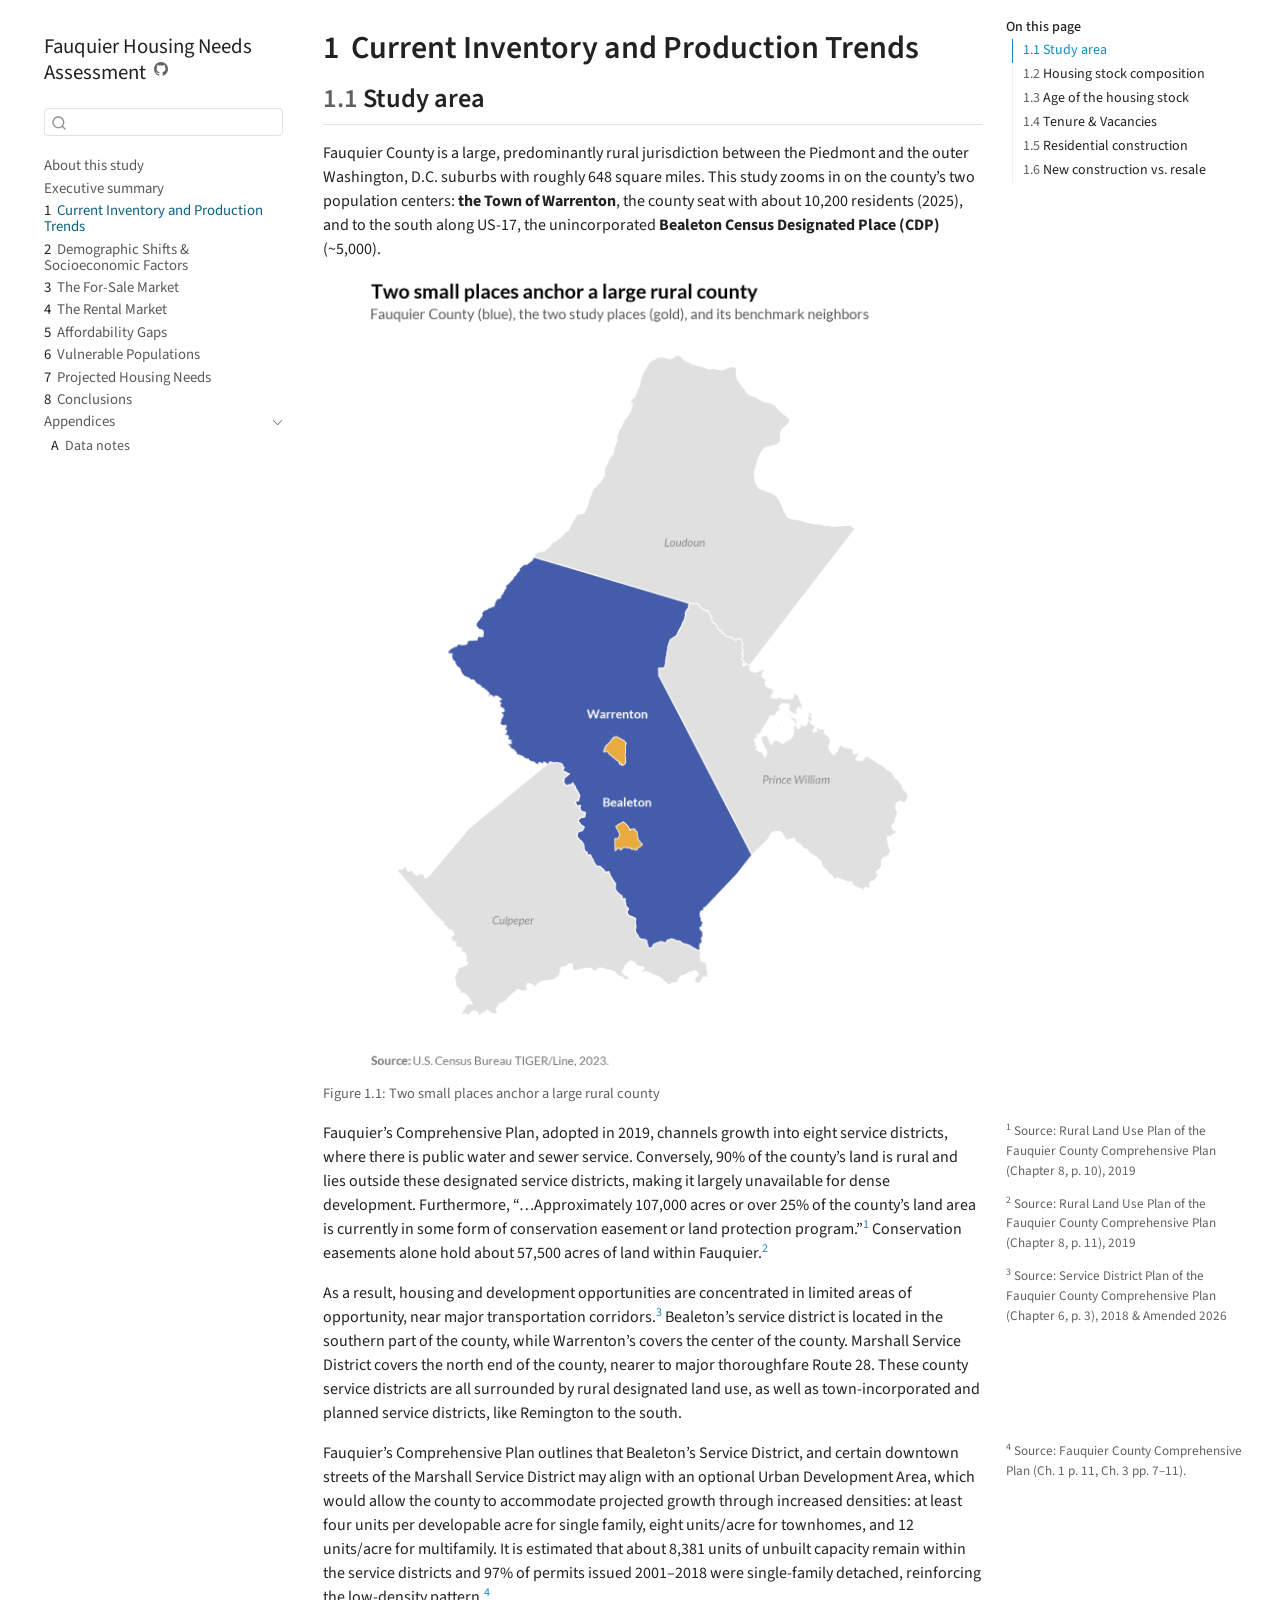
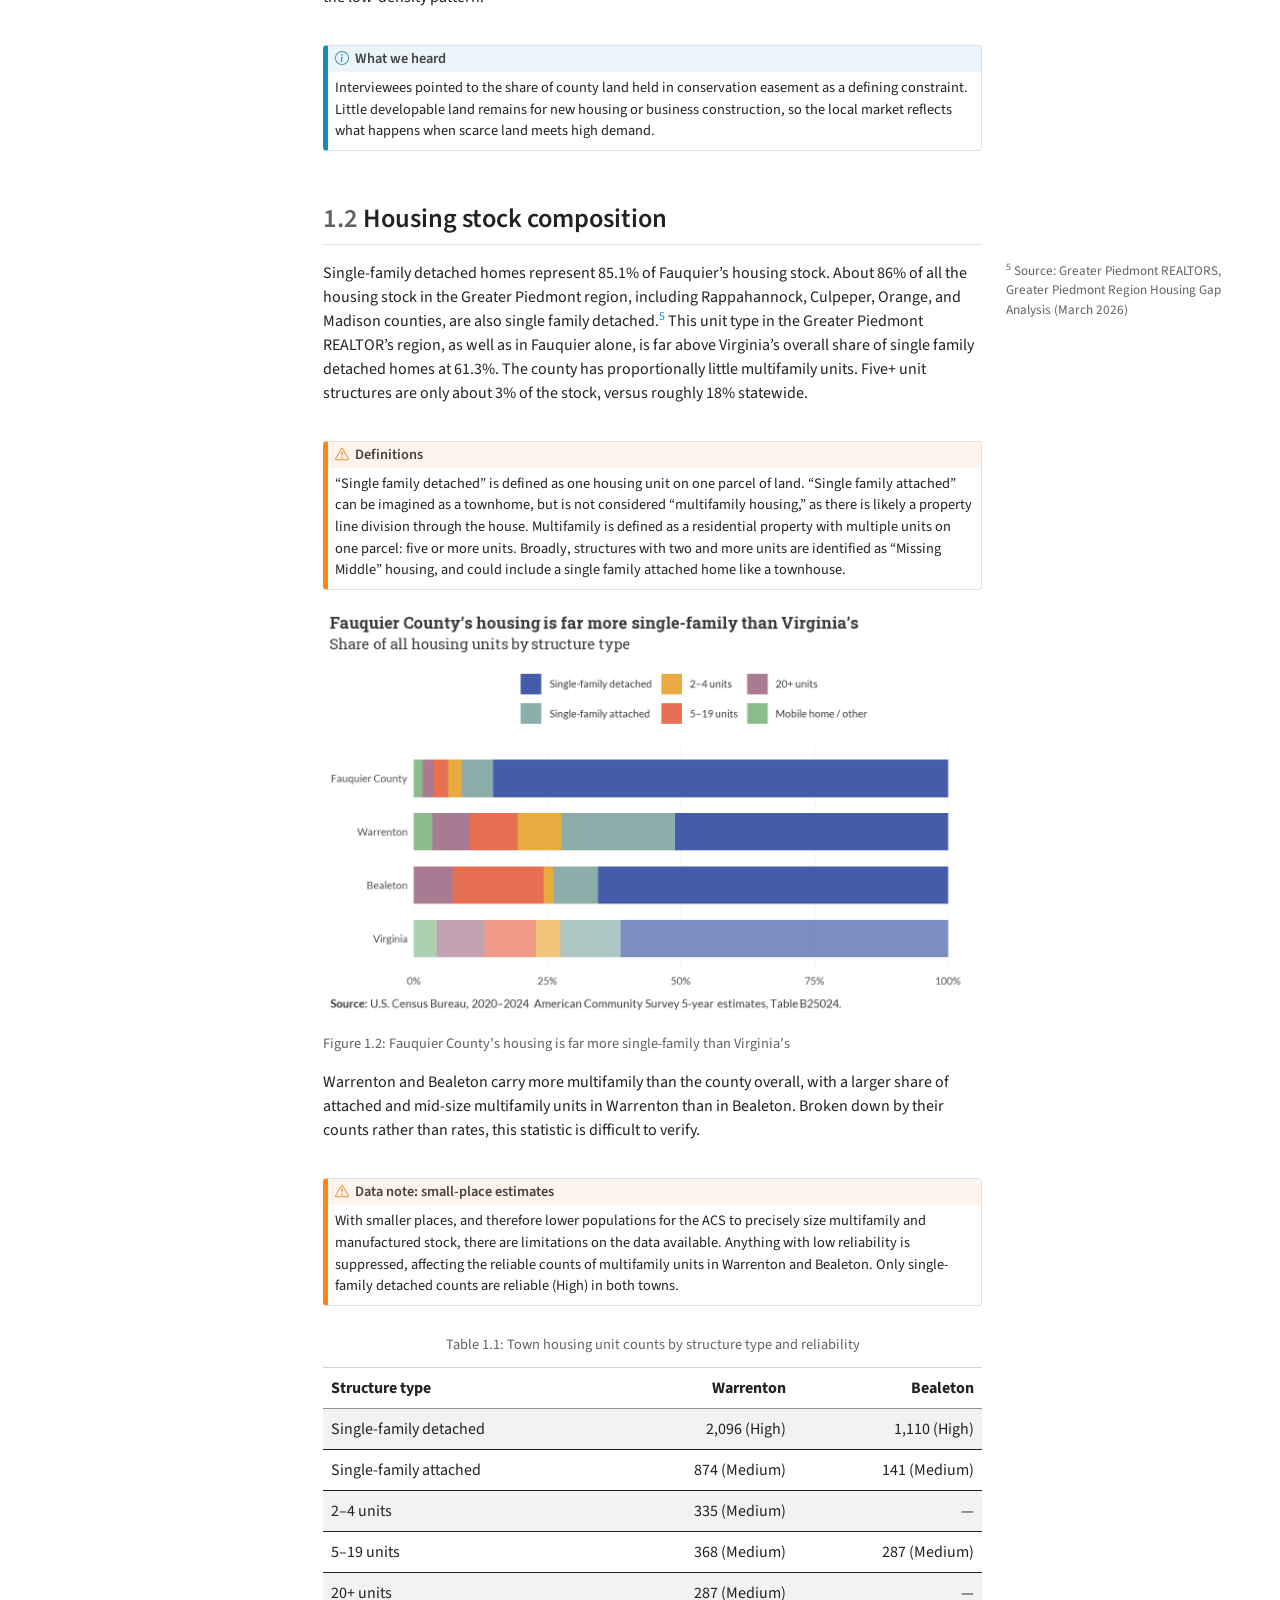
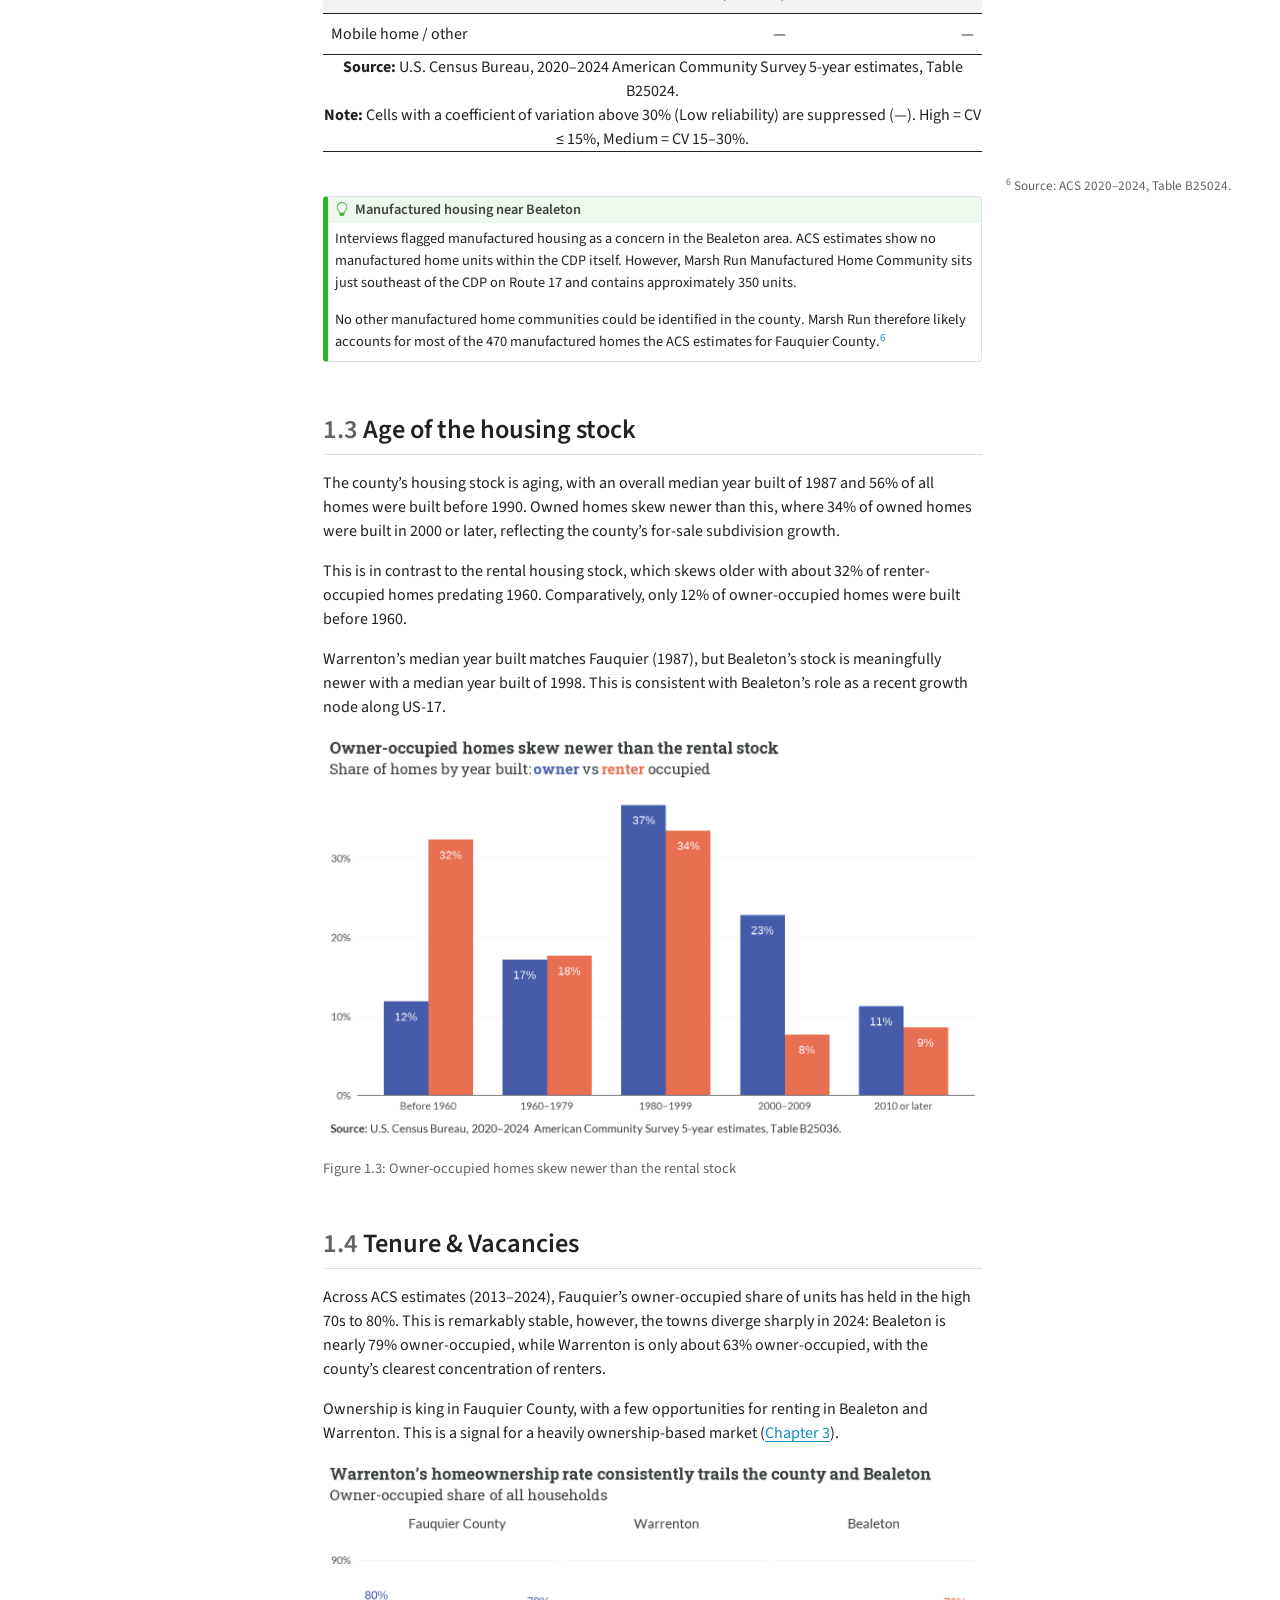
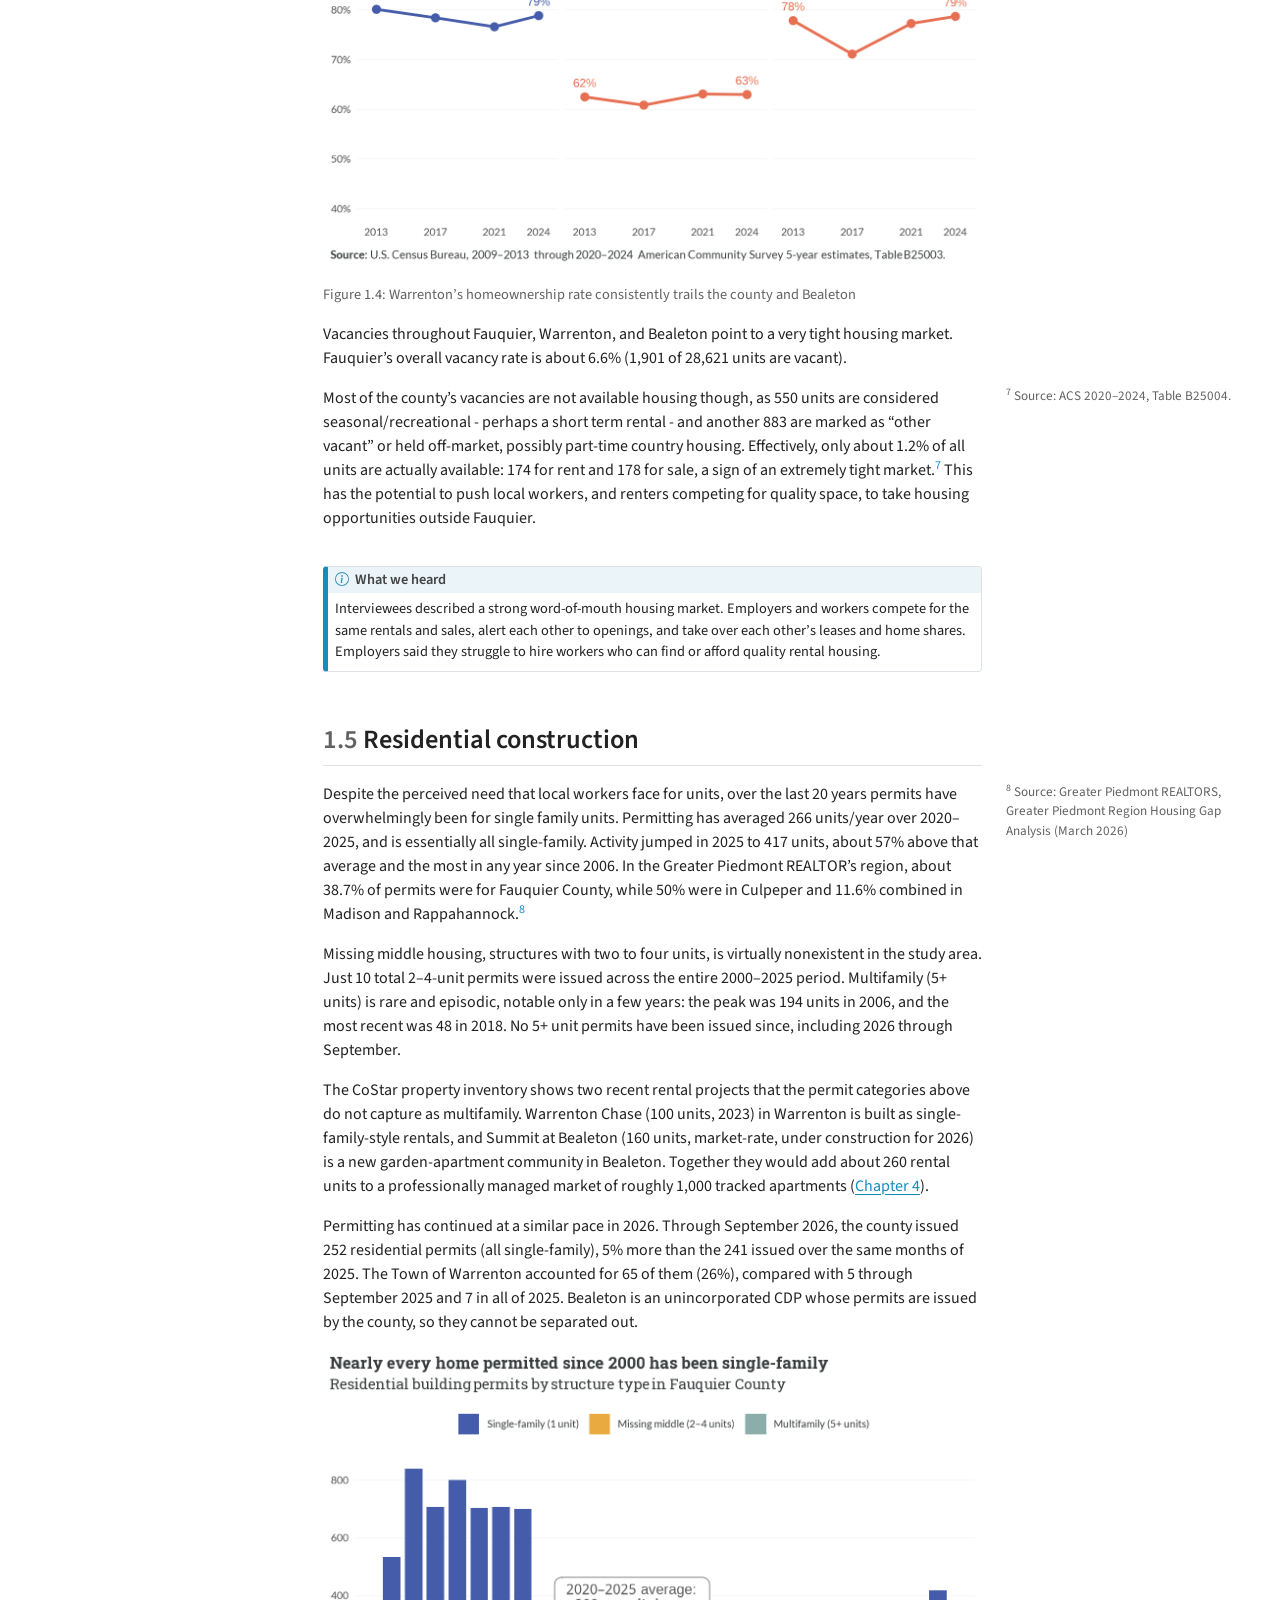
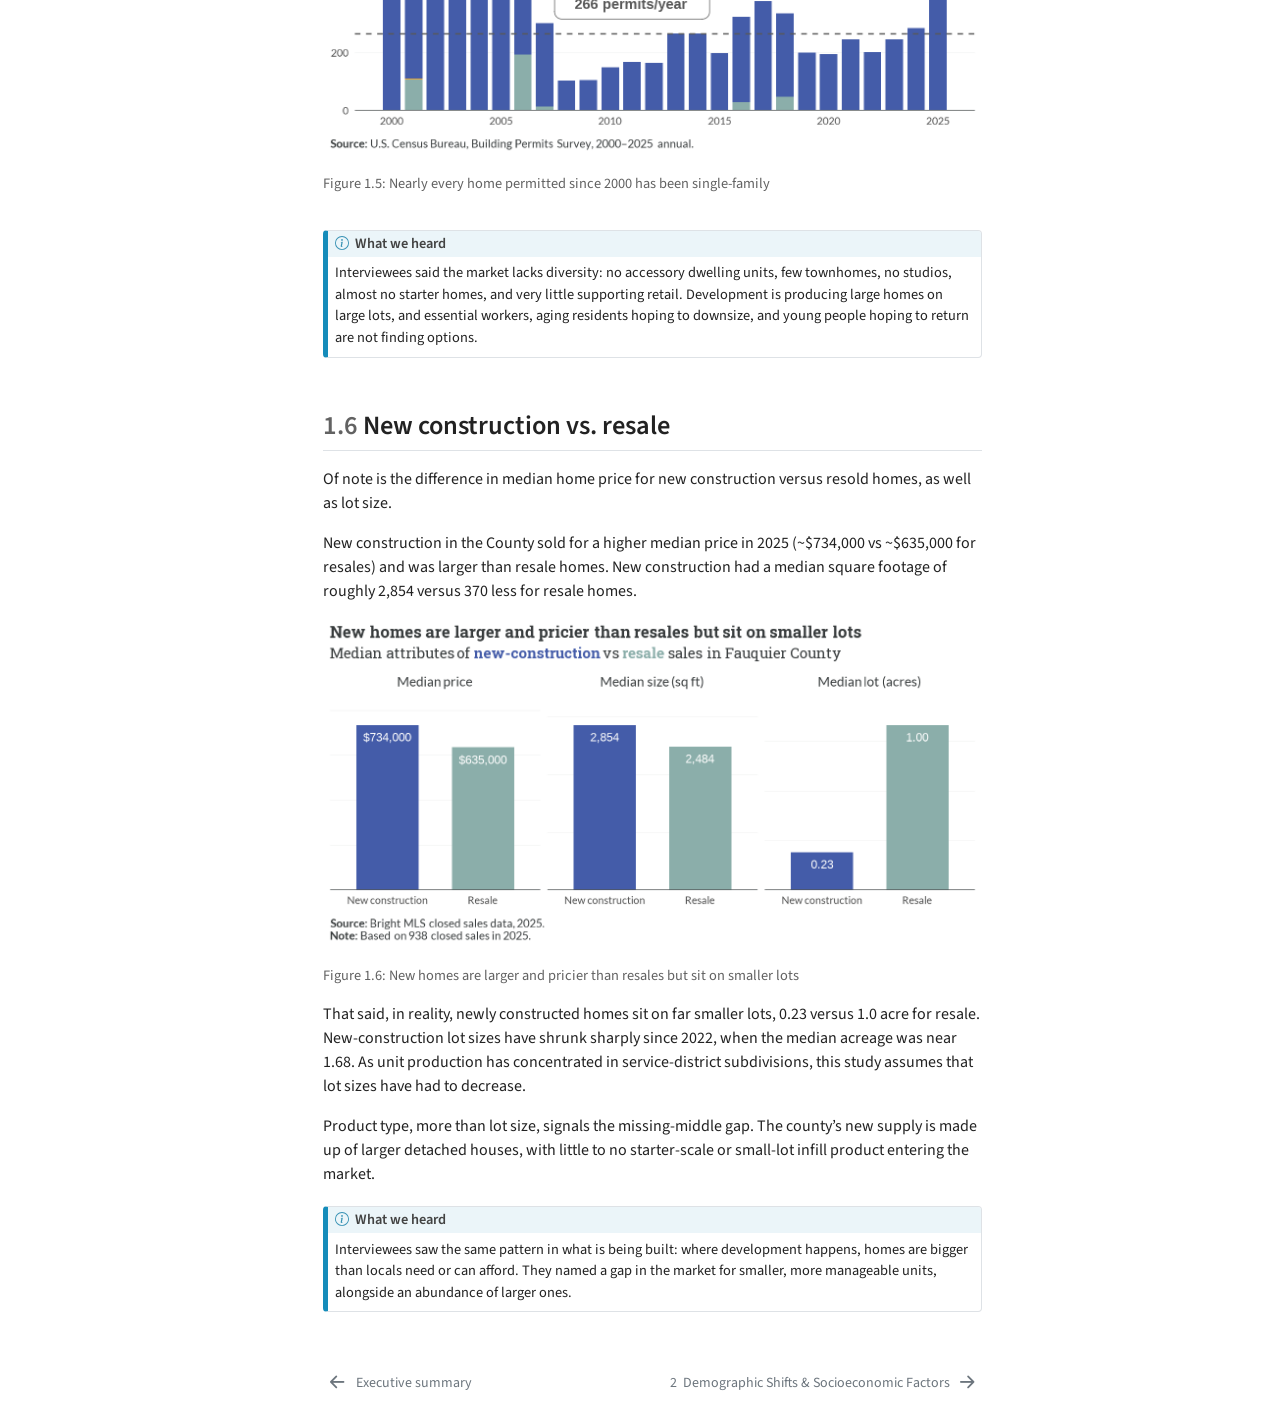
<file: docs/inventory.html>
<!DOCTYPE html>
<html xmlns="http://www.w3.org/1999/xhtml" lang="en" xml:lang="en"><head>

<meta charset="utf-8">
<meta name="generator" content="quarto-1.10.19">

<meta name="viewport" content="width=device-width, initial-scale=1.0, user-scalable=yes">


<title>1&nbsp; Current Inventory and Production Trends – Fauquier Housing Needs Assessment</title>
<style>
/* Default styles provided by pandoc.
** See https://pandoc.org/MANUAL.html#variables-for-html for config info.
*/
span.smallcaps{font-variant: small-caps;}
div.columns{display: flex; gap: 1.5em;}
div.column{flex: auto;}
@media screen {
div.columns{gap: min(4vw, 1.5em);}
div.column{overflow-x: auto;}
}
div.hanging-indent{margin-left: 1.5em; text-indent: -1.5em;}
ul.task-list{list-style: none;}
ul.task-list li input[type="checkbox"] {
  width: 0.8em;
  margin: 0 0.8em 0.2em -1em; /* quarto-specific, see https://github.com/quarto-dev/quarto-cli/issues/4556 */ 
  vertical-align: middle;
}
</style>


<script src="site_libs/quarto-nav/quarto-nav.js"></script>
<script src="site_libs/quarto-nav/headroom.min.js"></script>
<script src="site_libs/clipboard/clipboard.min.js"></script>
<script src="site_libs/quarto-search/autocomplete.umd.js"></script>
<script src="site_libs/quarto-search/fuse.min.js"></script>
<script src="site_libs/quarto-search/quarto-search.js"></script>
<meta name="quarto:offset" content="./">
<link href="./demographics.html" rel="next">
<link href="./exec-sum.html" rel="prev">
<script src="site_libs/quarto-html/quarto.js" type="module"></script>
<script src="site_libs/quarto-html/tabsets/tabsets.js" type="module"></script>
<script src="site_libs/quarto-html/popper.min.js"></script>
<script src="site_libs/quarto-html/tippy.umd.min.js"></script>
<script src="site_libs/quarto-html/anchor.min.js"></script>
<link href="site_libs/quarto-html/tippy.css" rel="stylesheet">
<link href="site_libs/quarto-html/quarto-syntax-highlighting-bf27225e3a48a9273f3daa8f8e829971.css" rel="stylesheet" id="quarto-text-highlighting-styles">
<script src="site_libs/bootstrap/bootstrap.min.js"></script>
<link href="site_libs/bootstrap/bootstrap-icons.css" rel="stylesheet">
<link href="site_libs/bootstrap/bootstrap-f69b7edfa307575e8b8db3725626b858.min.css" rel="stylesheet" append-hash="true" id="quarto-bootstrap" data-mode="light">
<script id="quarto-search-options" type="application/json">{
  "location": "sidebar",
  "copy-button": false,
  "collapse-after": 3,
  "panel-placement": "start",
  "type": "textbox",
  "limit": 50,
  "keyboard-shortcut": [
    "f",
    "/",
    "s"
  ],
  "show-item-context": false,
  "language": {
    "search-no-results-text": "No results",
    "search-matching-documents-text": "matching documents",
    "search-copy-link-title": "Copy link to search",
    "search-hide-matches-text": "Hide additional matches",
    "search-more-match-text": "more match in this document",
    "search-more-matches-text": "more matches in this document",
    "search-clear-button-title": "Clear",
    "search-text-placeholder": "",
    "search-detached-cancel-button-title": "Cancel",
    "search-submit-button-title": "Submit",
    "search-label": "Search"
  }
}</script>
<script src="site_libs/kePrint-0.0.1/kePrint.js"></script>

<link href="site_libs/lightable-0.0.1/lightable.css" rel="stylesheet">



</head>

<body class="nav-sidebar floating slimcontent quarto-light">

<div id="quarto-search-results"></div>
  <header id="quarto-header" class="headroom fixed-top">
  <nav class="quarto-secondary-nav">
    <div class="container-fluid d-flex">
      <button type="button" class="quarto-btn-toggle btn" data-bs-toggle="collapse" role="button" data-bs-target=".quarto-sidebar-collapse-item" aria-controls="quarto-sidebar" aria-expanded="false" aria-label="Toggle sidebar navigation" onclick="if (window.quartoToggleHeadroom) { window.quartoToggleHeadroom(); }">
        <i class="bi bi-layout-text-sidebar-reverse"></i>
      </button>
        <nav class="quarto-page-breadcrumbs" aria-label="breadcrumb"><ol class="breadcrumb"><li class="breadcrumb-item"><a href="./inventory.html"><span class="chapter-number">1</span>&nbsp; <span class="chapter-title">Current Inventory and Production Trends</span></a></li></ol></nav>
        <a class="flex-grow-1" role="navigation" data-bs-toggle="collapse" data-bs-target=".quarto-sidebar-collapse-item" aria-controls="quarto-sidebar" aria-expanded="false" aria-label="Toggle sidebar navigation" onclick="if (window.quartoToggleHeadroom) { window.quartoToggleHeadroom(); }">      
        </a>
      <button type="button" class="btn quarto-search-button" aria-label="Search" onclick="window.quartoOpenSearch();">
        <i class="bi bi-search"></i>
      </button>
    </div>
  </nav>
</header>
<!-- content -->
<div id="quarto-content" class="quarto-container page-columns page-rows-contents page-layout-article">
<!-- sidebar -->
  <nav id="quarto-sidebar" class="sidebar collapse collapse-horizontal quarto-sidebar-collapse-item sidebar-navigation floating overflow-auto">
    <div class="pt-lg-2 mt-2 text-left sidebar-header">
    <div class="sidebar-title mb-0 py-0">
      <a href="./">Fauquier Housing Needs Assessment</a> 
        <div class="sidebar-tools-main">
    <a href="https://github.com/hdadvisors/fhfh" title="Source Code" class="quarto-navigation-tool px-1" aria-label="Source Code"><i class="bi bi-github"></i></a>
</div>
    </div>
      </div>
        <div class="mt-2 flex-shrink-0 align-items-center">
        <div class="sidebar-search">
        <div id="quarto-search" class="" title="Search"></div>
        </div>
        </div>
    <div class="sidebar-menu-container"> 
    <ul class="list-unstyled mt-1">
        <li class="sidebar-item">
  <div class="sidebar-item-container"> 
  <a href="./index.html" class="sidebar-item-text sidebar-link">
 <span class="menu-text">About this study</span></a>
  </div>
</li>
        <li class="sidebar-item">
  <div class="sidebar-item-container"> 
  <a href="./exec-sum.html" class="sidebar-item-text sidebar-link">
 <span class="menu-text">Executive summary</span></a>
  </div>
</li>
        <li class="sidebar-item">
  <div class="sidebar-item-container"> 
  <a href="./inventory.html" class="sidebar-item-text sidebar-link active">
 <span class="menu-text"><span class="chapter-number">1</span>&nbsp; <span class="chapter-title">Current Inventory and Production Trends</span></span></a>
  </div>
</li>
        <li class="sidebar-item">
  <div class="sidebar-item-container"> 
  <a href="./demographics.html" class="sidebar-item-text sidebar-link">
 <span class="menu-text"><span class="chapter-number">2</span>&nbsp; <span class="chapter-title">Demographic Shifts &amp; Socioeconomic Factors</span></span></a>
  </div>
</li>
        <li class="sidebar-item">
  <div class="sidebar-item-container"> 
  <a href="./market-ownership.html" class="sidebar-item-text sidebar-link">
 <span class="menu-text"><span class="chapter-number">3</span>&nbsp; <span class="chapter-title">The For-Sale Market</span></span></a>
  </div>
</li>
        <li class="sidebar-item">
  <div class="sidebar-item-container"> 
  <a href="./market-rental.html" class="sidebar-item-text sidebar-link">
 <span class="menu-text"><span class="chapter-number">4</span>&nbsp; <span class="chapter-title">The Rental Market</span></span></a>
  </div>
</li>
        <li class="sidebar-item">
  <div class="sidebar-item-container"> 
  <a href="./gaps.html" class="sidebar-item-text sidebar-link">
 <span class="menu-text"><span class="chapter-number">5</span>&nbsp; <span class="chapter-title">Affordability Gaps</span></span></a>
  </div>
</li>
        <li class="sidebar-item">
  <div class="sidebar-item-container"> 
  <a href="./populations.html" class="sidebar-item-text sidebar-link">
 <span class="menu-text"><span class="chapter-number">6</span>&nbsp; <span class="chapter-title">Vulnerable Populations</span></span></a>
  </div>
</li>
        <li class="sidebar-item">
  <div class="sidebar-item-container"> 
  <a href="./projections.html" class="sidebar-item-text sidebar-link">
 <span class="menu-text"><span class="chapter-number">7</span>&nbsp; <span class="chapter-title">Projected Housing Needs</span></span></a>
  </div>
</li>
        <li class="sidebar-item">
  <div class="sidebar-item-container"> 
  <a href="./conclusions.html" class="sidebar-item-text sidebar-link">
 <span class="menu-text"><span class="chapter-number">8</span>&nbsp; <span class="chapter-title">Conclusions</span></span></a>
  </div>
</li>
        <li class="sidebar-item sidebar-item-section">
      <div class="sidebar-item-container"> 
            <a class="sidebar-item-text sidebar-link text-start" data-bs-toggle="collapse" data-bs-target="#quarto-sidebar-section-1" role="navigation" aria-expanded="true">
 <span class="menu-text">Appendices</span></a>
          <a class="sidebar-item-toggle text-start" data-bs-toggle="collapse" data-bs-target="#quarto-sidebar-section-1" role="navigation" aria-expanded="true" aria-label="Toggle section">
            <i class="bi bi-chevron-right ms-2"></i>
          </a> 
      </div>
      <ul id="quarto-sidebar-section-1" class="collapse list-unstyled sidebar-section depth1 show">  
          <li class="sidebar-item">
  <div class="sidebar-item-container"> 
  <a href="./data-notes.html" class="sidebar-item-text sidebar-link">
 <span class="menu-text"><span class="chapter-number">A</span>&nbsp; <span class="chapter-title">Data notes</span></span></a>
  </div>
</li>
      </ul>
  </li>
    </ul>
    </div>
</nav>
<div id="quarto-sidebar-glass" class="quarto-sidebar-collapse-item" data-bs-toggle="collapse" data-bs-target=".quarto-sidebar-collapse-item"></div>
<!-- margin-sidebar -->
    <div id="quarto-margin-sidebar" class="sidebar margin-sidebar">
        <nav id="TOC" role="doc-toc" class="toc-active">
    <h2 id="toc-title">On this page</h2>
   
  <ul>
  <li><a href="#study-area" id="toc-study-area" class="nav-link active" data-scroll-target="#study-area"><span class="header-section-number">1.1</span> Study area</a></li>
  <li><a href="#housing-stock-composition" id="toc-housing-stock-composition" class="nav-link" data-scroll-target="#housing-stock-composition"><span class="header-section-number">1.2</span> Housing stock composition</a></li>
  <li><a href="#age-of-the-housing-stock" id="toc-age-of-the-housing-stock" class="nav-link" data-scroll-target="#age-of-the-housing-stock"><span class="header-section-number">1.3</span> Age of the housing stock</a></li>
  <li><a href="#tenure-vacancies" id="toc-tenure-vacancies" class="nav-link" data-scroll-target="#tenure-vacancies"><span class="header-section-number">1.4</span> Tenure &amp; Vacancies</a></li>
  <li><a href="#residential-construction" id="toc-residential-construction" class="nav-link" data-scroll-target="#residential-construction"><span class="header-section-number">1.5</span> Residential construction</a></li>
  <li><a href="#new-construction-vs.-resale" id="toc-new-construction-vs.-resale" class="nav-link" data-scroll-target="#new-construction-vs.-resale"><span class="header-section-number">1.6</span> New construction vs.&nbsp;resale</a></li>
  </ul>
</nav>
    </div>
<!-- main -->
<main class="content page-columns page-full" id="quarto-document-content">

<header id="title-block-header" class="quarto-title-block default">
<div class="quarto-title">
<h1 class="title"><span id="sec-inventory" class="quarto-section-identifier"><span class="chapter-number">1</span>&nbsp; <span class="chapter-title">Current Inventory and Production Trends</span></span></h1>
</div>



<div class="quarto-title-meta">

    
  
    
  </div>
  


</header>


<!-- Purpose: current housing stock + recent production trends for the study area (PLAN.md §7 Ch 1).
     Narrative: prose migrated from the team's Google Doc draft (Oct 2026); numbers audited against the data. -->
<section id="study-area" class="level2 page-columns page-full" data-number="1.1">
<h2 data-number="1.1" class="anchored" data-anchor-id="study-area"><span class="header-section-number">1.1</span> Study area</h2>
<p>Fauquier County is a large, predominantly rural jurisdiction between the Piedmont and the outer Washington, D.C. suburbs with roughly 648 square miles. This study zooms in on the county’s two population centers: <strong>the Town of Warrenton</strong>, the county seat with about 10,200 residents (2025), and to the south along US-17, the unincorporated <strong>Bealeton Census Designated Place (CDP)</strong> (~5,000).</p>
<div class="cell" data-layout-align="left">
<div class="cell-output-display">
<div id="fig-studyarea" class="quarto-float quarto-figure quarto-figure-left anchored" alt="Map of Fauquier County, Virginia shaded blue among its three benchmark neighbors — Loudoun, Prince William, and Culpeper counties, shown faint grey. The Town of Warrenton near the county's center and Bealeton to the south are marked in gold and labeled." data-fig-align="left">
<figure class="quarto-float quarto-float-fig figure">
<div aria-describedby="fig-studyarea-caption-0ceaefa1-69ba-4598-a22c-09a6ac19f8ca">
<img src="inventory_files/figure-html/fig-studyarea-1.png" class="img-fluid quarto-figure quarto-figure-left figure-img" style="width:100.0%" alt="Map of Fauquier County, Virginia shaded blue among its three benchmark neighbors — Loudoun, Prince William, and Culpeper counties, shown faint grey. The Town of Warrenton near the county's center and Bealeton to the south are marked in gold and labeled.">
</div>
<figcaption class="quarto-float-caption-bottom quarto-float-caption quarto-float-fig" id="fig-studyarea-caption-0ceaefa1-69ba-4598-a22c-09a6ac19f8ca">
Figure&nbsp;1.1: Two small places anchor a large rural county
</figcaption>
</figure>
</div>
</div>
</div>
<p>Fauquier’s Comprehensive Plan, adopted in 2019, channels growth into eight service districts, where there is public water and sewer service. Conversely, 90% of the county’s land is rural and lies outside these designated service districts, making it largely unavailable for dense development. Furthermore, “…Approximately 107,000 acres or over 25% of the county’s land area is currently in some form of conservation easement or land protection program.”<a href="#fn1" class="footnote-ref" id="fnref1" role="doc-noteref"><sup>1</sup></a> Conservation easements alone hold about 57,500 acres of land within Fauquier.<a href="#fn2" class="footnote-ref" id="fnref2" role="doc-noteref"><sup>2</sup></a></p>
<div class="no-row-height column-margin column-container"><div id="fn1"><p><sup>1</sup>&nbsp;Source: Rural Land Use Plan of the Fauquier County Comprehensive Plan (Chapter 8, p.&nbsp;10), 2019</p></div><div id="fn2"><p><sup>2</sup>&nbsp;Source: Rural Land Use Plan of the Fauquier County Comprehensive Plan (Chapter 8, p.&nbsp;11), 2019</p></div><div id="fn3"><p><sup>3</sup>&nbsp;Source: Service District Plan of the Fauquier County Comprehensive Plan (Chapter 6, p.&nbsp;3), 2018 &amp; Amended 2026</p></div></div><p>As a result, housing and development opportunities are concentrated in limited areas of opportunity, near major transportation corridors.<a href="#fn3" class="footnote-ref" id="fnref3" role="doc-noteref"><sup>3</sup></a> Bealeton’s service district is located in the southern part of the county, while Warrenton’s covers the center of the county. Marshall Service District covers the north end of the county, nearer to major thoroughfare Route 28. These county service districts are all surrounded by rural designated land use, as well as town-incorporated and planned service districts, like Remington to the south.</p>
<p>Fauquier’s Comprehensive Plan outlines that Bealeton’s Service District, and certain downtown streets of the Marshall Service District may align with an optional Urban Development Area, which would allow the county to accommodate projected growth through increased densities: at least four units per developable acre for single family, eight units/acre for townhomes, and 12 units/acre for multifamily. It is estimated that about 8,381 units of unbuilt capacity remain within the service districts and 97% of permits issued 2001–2018 were single-family detached, reinforcing the low-density pattern.<a href="#fn4" class="footnote-ref" id="fnref4" role="doc-noteref"><sup>4</sup></a></p>
<div class="no-row-height column-margin column-container"><div id="fn4"><p><sup>4</sup>&nbsp;Source: Fauquier County Comprehensive Plan (Ch. 1 p.&nbsp;11, Ch. 3 pp.&nbsp;7–11).</p></div></div><div class="callout callout-style-default callout-note callout-titled" title="What we heard">
<div class="callout-header d-flex align-content-center">
<div class="callout-icon-container">
<i class="callout-icon"></i>
</div>
<div class="callout-title-container flex-fill">
<span class="screen-reader-only">Note</span>What we heard
</div>
</div>
<div class="callout-body-container callout-body">
<p>Interviewees pointed to the share of county land held in conservation easement as a defining constraint. Little developable land remains for new housing or business construction, so the local market reflects what happens when scarce land meets high demand.</p>
</div>
</div>
</section>
<section id="housing-stock-composition" class="level2 page-columns page-full" data-number="1.2">
<h2 data-number="1.2" class="anchored" data-anchor-id="housing-stock-composition"><span class="header-section-number">1.2</span> Housing stock composition</h2>
<p>Single-family detached homes represent 85.1% of Fauquier’s housing stock. About 86% of all the housing stock in the Greater Piedmont region, including Rappahannock, Culpeper, Orange, and Madison counties, are also single family detached.<a href="#fn5" class="footnote-ref" id="fnref5" role="doc-noteref"><sup>5</sup></a> This unit type in the Greater Piedmont REALTOR’s region, as well as in Fauquier alone, is far above Virginia’s overall share of single family detached homes at 61.3%. The county has proportionally little multifamily units. Five+ unit structures are only about 3% of the stock, versus roughly 18% statewide.</p>
<div class="no-row-height column-margin column-container"><div id="fn5"><p><sup>5</sup>&nbsp;Source: Greater Piedmont REALTORS, Greater Piedmont Region Housing Gap Analysis (March 2026)</p></div></div><div class="callout callout-style-default callout-warning callout-titled">
<div class="callout-header d-flex align-content-center">
<div class="callout-icon-container">
<i class="callout-icon"></i>
</div>
<div class="callout-title-container flex-fill">
<span class="screen-reader-only">Warning</span>Definitions
</div>
</div>
<div class="callout-body-container callout-body">
<p>“Single family detached” is defined as one housing unit on one parcel of land. “Single family attached” can be imagined as a townhome, but is not considered “multifamily housing,” as there is likely a property line division through the house. Multifamily is defined as a residential property with multiple units on one parcel: five or more units. Broadly, structures with two and more units are identified as “Missing Middle” housing, and could include a single family attached home like a townhouse.</p>
</div>
</div>
<div class="cell" data-layout-align="left">
<div class="cell-output-display">
<div id="fig-structure" class="quarto-float quarto-figure quarto-figure-left anchored" alt="Horizontal 100% stacked bar chart of housing units by structure type for Fauquier County, Warrenton, Bealeton, and Virginia. Single-family detached homes make up about 85% of Fauquier's stock versus 61% statewide; the towns carry more multifamily units." data-fig-align="left">
<figure class="quarto-float quarto-float-fig figure">
<div aria-describedby="fig-structure-caption-0ceaefa1-69ba-4598-a22c-09a6ac19f8ca">
<img src="inventory_files/figure-html/fig-structure-1.png" class="img-fluid quarto-figure quarto-figure-left figure-img" style="width:100.0%" alt="Horizontal 100% stacked bar chart of housing units by structure type for Fauquier County, Warrenton, Bealeton, and Virginia. Single-family detached homes make up about 85% of Fauquier's stock versus 61% statewide; the towns carry more multifamily units.">
</div>
<figcaption class="quarto-float-caption-bottom quarto-float-caption quarto-float-fig" id="fig-structure-caption-0ceaefa1-69ba-4598-a22c-09a6ac19f8ca">
Figure&nbsp;1.2: Fauquier County’s housing is far more single-family than Virginia’s
</figcaption>
</figure>
</div>
</div>
</div>
<p>Warrenton and Bealeton carry more multifamily than the county overall, with a larger share of attached and mid-size multifamily units in Warrenton than in Bealeton. Broken down by their counts rather than rates, this statistic is difficult to verify.</p>
<div class="callout callout-style-default callout-warning callout-titled">
<div class="callout-header d-flex align-content-center">
<div class="callout-icon-container">
<i class="callout-icon"></i>
</div>
<div class="callout-title-container flex-fill">
<span class="screen-reader-only">Warning</span>Data note: small-place estimates
</div>
</div>
<div class="callout-body-container callout-body">
<p>With smaller places, and therefore lower populations for the ACS to precisely size multifamily and manufactured stock, there are limitations on the data available. Anything with low reliability is suppressed, affecting the reliable counts of multifamily units in Warrenton and Bealeton. Only single-family detached counts are reliable (High) in both towns.</p>
</div>
</div>
<div class="cell" data-layout-align="left">
<div id="tbl-town-structure" class="cell quarto-float quarto-figure quarto-figure-center anchored" data-layout-align="left">
<figure class="quarto-float quarto-float-tbl figure">
<figcaption class="quarto-float-caption-top quarto-float-caption quarto-float-tbl" id="tbl-town-structure-caption-0ceaefa1-69ba-4598-a22c-09a6ac19f8ca">
Table&nbsp;1.1: Town housing unit counts by structure type and reliability
</figcaption>
<div aria-describedby="tbl-town-structure-caption-0ceaefa1-69ba-4598-a22c-09a6ac19f8ca">
<div class="cell-output-display">
<table class="table table-condensed table-striped" style="width: auto !important; margin-left: auto; margin-right: auto;border-bottom: 0;">
 <thead>
  <tr>
   <th style="text-align:left;"> Structure type </th>
   <th style="text-align:right;"> Warrenton </th>
   <th style="text-align:right;"> Bealeton </th>
  </tr>
 </thead>
<tbody>
  <tr>
   <td style="text-align:left;"> Single-family detached </td>
   <td style="text-align:right;"> 2,096 (High) </td>
   <td style="text-align:right;"> 1,110 (High) </td>
  </tr>
  <tr>
   <td style="text-align:left;"> Single-family attached </td>
   <td style="text-align:right;"> 874 (Medium) </td>
   <td style="text-align:right;"> 141 (Medium) </td>
  </tr>
  <tr>
   <td style="text-align:left;"> 2–4 units </td>
   <td style="text-align:right;"> 335 (Medium) </td>
   <td style="text-align:right;"> — </td>
  </tr>
  <tr>
   <td style="text-align:left;"> 5–19 units </td>
   <td style="text-align:right;"> 368 (Medium) </td>
   <td style="text-align:right;"> 287 (Medium) </td>
  </tr>
  <tr>
   <td style="text-align:left;"> 20+ units </td>
   <td style="text-align:right;"> 287 (Medium) </td>
   <td style="text-align:right;"> — </td>
  </tr>
  <tr>
   <td style="text-align:left;"> Mobile home / other </td>
   <td style="text-align:right;"> — </td>
   <td style="text-align:right;"> — </td>
  </tr>
</tbody>
<tfoot><tr><td style="padding: 0; " colspan="100%">
<sup></sup> <strong>Source:</strong> U.S. Census Bureau, 2020–2024 American Community Survey 5-year estimates, Table B25024.<br><strong>Note:</strong> Cells with a coefficient of variation above 30% (Low reliability) are suppressed (—). High = CV ≤ 15%, Medium = CV 15–30%.</td></tr></tfoot>
</table>

</div>
</div>
</figure>
</div>
</div>
<div class="callout callout-style-default callout-tip callout-titled">
<div class="callout-header d-flex align-content-center">
<div class="callout-icon-container">
<i class="callout-icon"></i>
</div>
<div class="callout-title-container flex-fill">
<span class="screen-reader-only">Tip</span>Manufactured housing near Bealeton
</div>
</div>
<div class="callout-body-container callout-body">
<p>Interviews flagged manufactured housing as a concern in the Bealeton area. ACS estimates show no manufactured home units within the CDP itself. However, Marsh Run Manufactured Home Community sits just southeast of the CDP on Route 17 and contains approximately 350 units.</p>
<p>No other manufactured home communities could be identified in the county. Marsh Run therefore likely accounts for most of the 470 manufactured homes the ACS estimates for Fauquier County.<a href="#fn6" class="footnote-ref" id="fnref6" role="doc-noteref"><sup>6</sup></a></p>
</div>
</div>
<div class="no-row-height column-margin column-container"><div id="fn6"><p><sup>6</sup>&nbsp;Source: ACS 2020–2024, Table B25024.</p></div></div></section>
<section id="age-of-the-housing-stock" class="level2" data-number="1.3">
<h2 data-number="1.3" class="anchored" data-anchor-id="age-of-the-housing-stock"><span class="header-section-number">1.3</span> Age of the housing stock</h2>
<p>The county’s housing stock is aging, with an overall median year built of 1987 and 56% of all homes were built before 1990. Owned homes skew newer than this, where 34% of owned homes were built in 2000 or later, reflecting the county’s for-sale subdivision growth.</p>
<p>This is in contrast to the rental housing stock, which skews older with about 32% of renter-occupied homes predating 1960. Comparatively, only 12% of owner-occupied homes were built before 1960.</p>
<p>Warrenton’s median year built matches Fauquier (1987), but Bealeton’s stock is meaningfully newer with a median year built of 1998. This is consistent with Bealeton’s role as a recent growth node along US-17.</p>
<div class="cell" data-layout-align="left">
<div class="cell-output-display">
<div id="fig-yearbuilt" class="quarto-float quarto-figure quarto-figure-left anchored" alt="Grouped bar chart of the share of occupied homes by decade built, split by tenure, for Fauquier County. Owner-occupied homes peak in the 1980s–1990s and 2000s; renter-occupied homes are concentrated before 1960 and in the 1980s–1990s, skewing older overall." data-fig-align="left">
<figure class="quarto-float quarto-float-fig figure">
<div aria-describedby="fig-yearbuilt-caption-0ceaefa1-69ba-4598-a22c-09a6ac19f8ca">
<img src="inventory_files/figure-html/fig-yearbuilt-1.png" class="img-fluid quarto-figure quarto-figure-left figure-img" style="width:100.0%" alt="Grouped bar chart of the share of occupied homes by decade built, split by tenure, for Fauquier County. Owner-occupied homes peak in the 1980s–1990s and 2000s; renter-occupied homes are concentrated before 1960 and in the 1980s–1990s, skewing older overall.">
</div>
<figcaption class="quarto-float-caption-bottom quarto-float-caption quarto-float-fig" id="fig-yearbuilt-caption-0ceaefa1-69ba-4598-a22c-09a6ac19f8ca">
Figure&nbsp;1.3: Owner-occupied homes skew newer than the rental stock
</figcaption>
</figure>
</div>
</div>
</div>
</section>
<section id="tenure-vacancies" class="level2 page-columns page-full" data-number="1.4">
<h2 data-number="1.4" class="anchored" data-anchor-id="tenure-vacancies"><span class="header-section-number">1.4</span> Tenure &amp; Vacancies</h2>
<p>Across ACS estimates (2013–2024), Fauquier’s owner-occupied share of units has held in the high 70s to 80%. This is remarkably stable, however, the towns diverge sharply in 2024: Bealeton is nearly 79% owner-occupied, while Warrenton is only about 63% owner-occupied, with the county’s clearest concentration of renters.</p>
<p>Ownership is king in Fauquier County, with a few opportunities for renting in Bealeton and Warrenton. This is a signal for a heavily ownership-based market (<a href="market-ownership.html" class="quarto-xref"><span>Chapter 3</span></a>).</p>
<div class="cell" data-layout-align="left">
<div class="cell-output-display">
<div id="fig-tenure" class="quarto-float quarto-figure quarto-figure-left anchored" alt="Three side-by-side line charts of the owner-occupied share of households from 2013 to 2024 (ACS 5-year estimates), one panel each for Fauquier County, Warrenton, and Bealeton, sharing a common y-axis. The county line, in blue, and the Bealeton line, in coral, both hover between about 71% and 80% across all four years. The Warrenton line, also coral, sits well below the other two, holding steady between about 61% and 63% in every year." data-fig-align="left">
<figure class="quarto-float quarto-float-fig figure">
<div aria-describedby="fig-tenure-caption-0ceaefa1-69ba-4598-a22c-09a6ac19f8ca">
<img src="inventory_files/figure-html/fig-tenure-1.png" class="img-fluid quarto-figure quarto-figure-left figure-img" style="width:100.0%" alt="Three side-by-side line charts of the owner-occupied share of households from 2013 to 2024 (ACS 5-year estimates), one panel each for Fauquier County, Warrenton, and Bealeton, sharing a common y-axis. The county line, in blue, and the Bealeton line, in coral, both hover between about 71% and 80% across all four years. The Warrenton line, also coral, sits well below the other two, holding steady between about 61% and 63% in every year.">
</div>
<figcaption class="quarto-float-caption-bottom quarto-float-caption quarto-float-fig" id="fig-tenure-caption-0ceaefa1-69ba-4598-a22c-09a6ac19f8ca">
Figure&nbsp;1.4: Warrenton’s homeownership rate consistently trails the county and Bealeton
</figcaption>
</figure>
</div>
</div>
</div>
<p>Vacancies throughout Fauquier, Warrenton, and Bealeton point to a very tight housing market. Fauquier’s overall vacancy rate is about 6.6% (1,901 of 28,621 units are vacant).</p>
<p>Most of the county’s vacancies are not available housing though, as 550 units are considered seasonal/recreational - perhaps a short term rental - and another 883 are marked as “other vacant” or held off-market, possibly part-time country housing. Effectively, only about 1.2% of all units are actually available: 174 for rent and 178 for sale, a sign of an extremely tight market.<a href="#fn7" class="footnote-ref" id="fnref7" role="doc-noteref"><sup>7</sup></a> This has the potential to push local workers, and renters competing for quality space, to take housing opportunities outside Fauquier.</p>
<div class="no-row-height column-margin column-container"><div id="fn7"><p><sup>7</sup>&nbsp;Source: ACS 2020–2024, Table B25004.</p></div></div><div class="callout callout-style-default callout-note callout-titled" title="What we heard">
<div class="callout-header d-flex align-content-center">
<div class="callout-icon-container">
<i class="callout-icon"></i>
</div>
<div class="callout-title-container flex-fill">
<span class="screen-reader-only">Note</span>What we heard
</div>
</div>
<div class="callout-body-container callout-body">
<p>Interviewees described a strong word-of-mouth housing market. Employers and workers compete for the same rentals and sales, alert each other to openings, and take over each other’s leases and home shares. Employers said they struggle to hire workers who can find or afford quality rental housing.</p>
</div>
</div>
</section>
<section id="residential-construction" class="level2 page-columns page-full" data-number="1.5">
<h2 data-number="1.5" class="anchored" data-anchor-id="residential-construction"><span class="header-section-number">1.5</span> Residential construction</h2>
<p>Despite the perceived need that local workers face for units, over the last 20 years permits have overwhelmingly been for single family units. Permitting has averaged 266 units/year over 2020–2025, and is essentially all single-family. Activity jumped in 2025 to 417 units, about 57% above that average and the most in any year since 2006. In the Greater Piedmont REALTOR’s region, about 38.7% of permits were for Fauquier County, while 50% were in Culpeper and 11.6% combined in Madison and Rappahannock.<a href="#fn8" class="footnote-ref" id="fnref8" role="doc-noteref"><sup>8</sup></a></p>
<div class="no-row-height column-margin column-container"><div id="fn8"><p><sup>8</sup>&nbsp;Source: Greater Piedmont REALTORS, Greater Piedmont Region Housing Gap Analysis (March 2026)</p></div></div><p>Missing middle housing, structures with two to four units, is virtually nonexistent in the study area. Just 10 total 2–4-unit permits were issued across the entire 2000–2025 period. Multifamily (5+ units) is rare and episodic, notable only in a few years: the peak was 194 units in 2006, and the most recent was 48 in 2018. No 5+ unit permits have been issued since, including 2026 through September.</p>
<p>The CoStar property inventory shows two recent rental projects that the permit categories above do not capture as multifamily. Warrenton Chase (100 units, 2023) in Warrenton is built as single-family-style rentals, and Summit at Bealeton (160 units, market-rate, under construction for 2026) is a new garden-apartment community in Bealeton. Together they would add about 260 rental units to a professionally managed market of roughly 1,000 tracked apartments (<a href="market-rental.html" class="quarto-xref"><span>Chapter 4</span></a>).</p>
<p>Permitting has continued at a similar pace in 2026. Through September 2026, the county issued 252 residential permits (all single-family), 5% more than the 241 issued over the same months of 2025. The Town of Warrenton accounted for 65 of them (26%), compared with 5 through September 2025 and 7 in all of 2025. Bealeton is an unincorporated CDP whose permits are issued by the county, so they cannot be separated out.</p>
<div class="cell" data-layout-align="left">
<div class="cell-output-display">
<div id="fig-permits" class="quarto-float quarto-figure quarto-figure-left anchored" alt="Stacked column chart of Fauquier County residential building permits by structure type from 2000 to 2025. Single-family (1-unit) permits account for nearly all activity every year; missing-middle (2–4 unit) permits are essentially absent and multifamily (5+) permits appear only in a few years. A dashed line marks the 2020–2025 average of 266 permits per year; 2025 rises to 417." data-fig-align="left">
<figure class="quarto-float quarto-float-fig figure">
<div aria-describedby="fig-permits-caption-0ceaefa1-69ba-4598-a22c-09a6ac19f8ca">
<img src="inventory_files/figure-html/fig-permits-1.png" class="img-fluid quarto-figure quarto-figure-left figure-img" style="width:100.0%" alt="Stacked column chart of Fauquier County residential building permits by structure type from 2000 to 2025. Single-family (1-unit) permits account for nearly all activity every year; missing-middle (2–4 unit) permits are essentially absent and multifamily (5+) permits appear only in a few years. A dashed line marks the 2020–2025 average of 266 permits per year; 2025 rises to 417.">
</div>
<figcaption class="quarto-float-caption-bottom quarto-float-caption quarto-float-fig" id="fig-permits-caption-0ceaefa1-69ba-4598-a22c-09a6ac19f8ca">
Figure&nbsp;1.5: Nearly every home permitted since 2000 has been single-family
</figcaption>
</figure>
</div>
</div>
</div>
<div class="callout callout-style-default callout-note callout-titled" title="What we heard">
<div class="callout-header d-flex align-content-center">
<div class="callout-icon-container">
<i class="callout-icon"></i>
</div>
<div class="callout-title-container flex-fill">
<span class="screen-reader-only">Note</span>What we heard
</div>
</div>
<div class="callout-body-container callout-body">
<p>Interviewees said the market lacks diversity: no accessory dwelling units, few townhomes, no studios, almost no starter homes, and very little supporting retail. Development is producing large homes on large lots, and essential workers, aging residents hoping to downsize, and young people hoping to return are not finding options.</p>
</div>
</div>
</section>
<section id="new-construction-vs.-resale" class="level2" data-number="1.6">
<h2 data-number="1.6" class="anchored" data-anchor-id="new-construction-vs.-resale"><span class="header-section-number">1.6</span> New construction vs.&nbsp;resale</h2>
<p>Of note is the difference in median home price for new construction versus resold homes, as well as lot size.</p>
<p>New construction in the County sold for a higher median price in 2025 (~$734,000 vs ~$635,000 for resales) and was larger than resale homes. New construction had a median square footage of roughly 2,854 versus 370 less for resale homes.</p>
<div class="cell" data-layout-align="left">
<div class="cell-output-display">
<div id="fig-newresale" class="quarto-float quarto-figure quarto-figure-left anchored" alt="Three-panel bar chart comparing 2025 median price, size, and lot area of new-construction versus resale home sales in Fauquier County. New homes have a higher median price (about $734,000 vs $635,000) and are larger (about 2,854 vs 2,484 square feet), but sit on much smaller lots (about 0.23 vs 1 acre)." data-fig-align="left">
<figure class="quarto-float quarto-float-fig figure">
<div aria-describedby="fig-newresale-caption-0ceaefa1-69ba-4598-a22c-09a6ac19f8ca">
<img src="inventory_files/figure-html/fig-newresale-1.png" class="img-fluid quarto-figure quarto-figure-left figure-img" style="width:100.0%" alt="Three-panel bar chart comparing 2025 median price, size, and lot area of new-construction versus resale home sales in Fauquier County. New homes have a higher median price (about $734,000 vs $635,000) and are larger (about 2,854 vs 2,484 square feet), but sit on much smaller lots (about 0.23 vs 1 acre).">
</div>
<figcaption class="quarto-float-caption-bottom quarto-float-caption quarto-float-fig" id="fig-newresale-caption-0ceaefa1-69ba-4598-a22c-09a6ac19f8ca">
Figure&nbsp;1.6: New homes are larger and pricier than resales but sit on smaller lots
</figcaption>
</figure>
</div>
</div>
</div>
<p>That said, in reality, newly constructed homes sit on far smaller lots, 0.23 versus 1.0 acre for resale. New-construction lot sizes have shrunk sharply since 2022, when the median acreage was near 1.68. As unit production has concentrated in service-district subdivisions, this study assumes that lot sizes have had to decrease.</p>
<p>Product type, more than lot size, signals the missing-middle gap. The county’s new supply is made up of larger detached houses, with little to no starter-scale or small-lot infill product entering the market.</p>
<div class="callout callout-style-default callout-note callout-titled" title="What we heard">
<div class="callout-header d-flex align-content-center">
<div class="callout-icon-container">
<i class="callout-icon"></i>
</div>
<div class="callout-title-container flex-fill">
<span class="screen-reader-only">Note</span>What we heard
</div>
</div>
<div class="callout-body-container callout-body">
<p>Interviewees saw the same pattern in what is being built: where development happens, homes are bigger than locals need or can afford. They named a gap in the market for smaller, more manageable units, alongside an abundance of larger ones.</p>
</div>
</div>


</section>


</main> <!-- /main -->
<script id="quarto-html-after-body" type="application/javascript">
  window.document.addEventListener("DOMContentLoaded", function (event) {
    const icon = "";
    const anchorJS = new window.AnchorJS();
    anchorJS.options = {
      placement: 'right',
      icon: icon
    };
    anchorJS.add('.anchored');
    const isCodeAnnotation = (el) => {
      for (const clz of el.classList) {
        if (clz.startsWith('code-annotation-')) {                     
          return true;
        }
      }
      return false;
    }
    const onCopySuccess = function(e) {
      // button target
      const button = e.trigger;
      // don't keep focus
      button.blur();
      // flash "checked"
      button.classList.add('code-copy-button-checked');
      var currentTitle = button.getAttribute("title");
      button.setAttribute("title", "Copied!");
      let tooltip;
      if (window.bootstrap) {
        button.setAttribute("data-bs-toggle", "tooltip");
        button.setAttribute("data-bs-placement", "left");
        button.setAttribute("data-bs-title", "Copied!");
        tooltip = new bootstrap.Tooltip(button, 
          { trigger: "manual", 
            customClass: "code-copy-button-tooltip",
            offset: [0, -8]});
        tooltip.show();    
      }
      setTimeout(function() {
        if (tooltip) {
          tooltip.hide();
          button.removeAttribute("data-bs-title");
          button.removeAttribute("data-bs-toggle");
          button.removeAttribute("data-bs-placement");
        }
        button.setAttribute("title", currentTitle);
        button.classList.remove('code-copy-button-checked');
      }, 1000);
      // clear code selection
      e.clearSelection();
    }
    const getTextToCopy = function(trigger) {
      const outerScaffold = trigger.parentElement.cloneNode(true);
      const codeEl = outerScaffold.querySelector('code');
      for (const childEl of codeEl.children) {
        if (isCodeAnnotation(childEl)) {
          childEl.remove();
        }
      }
      return codeEl.innerText;
    }
    const clipboard = new window.ClipboardJS('.code-copy-button:not([data-in-quarto-modal])', {
      text: getTextToCopy
    });
    clipboard.on('success', onCopySuccess);
    if (window.document.getElementById('quarto-embedded-source-code-modal')) {
      const clipboardModal = new window.ClipboardJS('.code-copy-button[data-in-quarto-modal]', {
        text: getTextToCopy,
        container: window.document.getElementById('quarto-embedded-source-code-modal')
      });
      clipboardModal.on('success', onCopySuccess);
    }
      var localhostRegex = new RegExp(/^(?:http|https):\/\/localhost\:?[0-9]*\//);
      var mailtoRegex = new RegExp(/^mailto:/);
        var filterRegex = new RegExp('/' + window.location.host + '/');
      var isInternal = (href) => {
          return filterRegex.test(href) || localhostRegex.test(href) || mailtoRegex.test(href);
      }
      // Inspect non-navigation links and adorn them if external
     var links = window.document.querySelectorAll('a[href]:not(.nav-link):not(.navbar-brand):not(.toc-action):not(.sidebar-link):not(.sidebar-item-toggle):not(.pagination-link):not(.no-external):not([aria-hidden]):not(.dropdown-item):not(.quarto-navigation-tool):not(.about-link)');
      for (var i=0; i<links.length; i++) {
        const link = links[i];
        if (!isInternal(link.href)) {
          // undo the damage that might have been done by quarto-nav.js in the case of
          // links that we want to consider external
          if (link.dataset.originalHref !== undefined) {
            link.href = link.dataset.originalHref;
          }
        }
      }
    function tippyHover(el, contentFn, onTriggerFn, onUntriggerFn) {
      const config = {
        allowHTML: true,
        maxWidth: 500,
        delay: 100,
        arrow: false,
        appendTo: function(el) {
            return el.parentElement;
        },
        interactive: true,
        interactiveBorder: 10,
        theme: 'quarto',
        placement: 'bottom-start',
      };
      if (contentFn) {
        config.content = contentFn;
      }
      if (onTriggerFn) {
        config.onTrigger = onTriggerFn;
      }
      if (onUntriggerFn) {
        config.onUntrigger = onUntriggerFn;
      }
      window.tippy(el, config); 
    }
        let selectedAnnoteEl;
        const selectorForAnnotation = ( cell, annotation) => {
          let cellAttr = 'data-code-cell="' + cell + '"';
          let lineAttr = 'data-code-annotation="' +  annotation + '"';
          const selector = 'span[' + cellAttr + '][' + lineAttr + ']';
          return selector;
        }
        const selectCodeLines = (annoteEl) => {
          const doc = window.document;
          const targetCell = annoteEl.getAttribute("data-target-cell");
          const targetAnnotation = annoteEl.getAttribute("data-target-annotation");
          const annoteSpan = window.document.querySelector(selectorForAnnotation(targetCell, targetAnnotation));
          const lines = annoteSpan.getAttribute("data-code-lines").split(",");
          const lineIds = lines.map((line) => {
            return targetCell + "-" + line;
          })
          let top = null;
          let height = null;
          let parent = null;
          if (lineIds.length > 0) {
              //compute the position of the single el (top and bottom and make a div)
              const el = window.document.getElementById(lineIds[0]);
              top = el.offsetTop;
              height = el.offsetHeight;
              parent = el.parentElement.parentElement;
            if (lineIds.length > 1) {
              const lastEl = window.document.getElementById(lineIds[lineIds.length - 1]);
              const bottom = lastEl.offsetTop + lastEl.offsetHeight;
              height = bottom - top;
            }
            if (top !== null && height !== null && parent !== null) {
              // cook up a div (if necessary) and position it 
              let div = window.document.getElementById("code-annotation-line-highlight");
              if (div === null) {
                div = window.document.createElement("div");
                div.setAttribute("id", "code-annotation-line-highlight");
                div.style.position = 'absolute';
                parent.appendChild(div);
              }
              div.style.top = top - 2 + "px";
              div.style.height = height + 4 + "px";
              div.style.left = 0;
              let gutterDiv = window.document.getElementById("code-annotation-line-highlight-gutter");
              if (gutterDiv === null) {
                gutterDiv = window.document.createElement("div");
                gutterDiv.setAttribute("id", "code-annotation-line-highlight-gutter");
                gutterDiv.style.position = 'absolute';
                const codeCell = window.document.getElementById(targetCell);
                const gutter = codeCell.querySelector('.code-annotation-gutter');
                gutter.appendChild(gutterDiv);
              }
              gutterDiv.style.top = top - 2 + "px";
              gutterDiv.style.height = height + 4 + "px";
            }
            selectedAnnoteEl = annoteEl;
          }
        };
        const unselectCodeLines = () => {
          const elementsIds = ["code-annotation-line-highlight", "code-annotation-line-highlight-gutter"];
          elementsIds.forEach((elId) => {
            const div = window.document.getElementById(elId);
            if (div) {
              div.remove();
            }
          });
          selectedAnnoteEl = undefined;
        };
          // Handle positioning of the toggle
      window.addEventListener(
        "resize",
        throttle(() => {
          elRect = undefined;
          if (selectedAnnoteEl) {
            selectCodeLines(selectedAnnoteEl);
          }
        }, 10)
      );
      function throttle(fn, ms) {
      let throttle = false;
      let timer;
        return (...args) => {
          if(!throttle) { // first call gets through
              fn.apply(this, args);
              throttle = true;
          } else { // all the others get throttled
              if(timer) clearTimeout(timer); // cancel #2
              timer = setTimeout(() => {
                fn.apply(this, args);
                timer = throttle = false;
              }, ms);
          }
        };
      }
        // Attach click handler to the DT
        const annoteDls = window.document.querySelectorAll('dt[data-target-cell]');
        for (const annoteDlNode of annoteDls) {
          annoteDlNode.addEventListener('click', (event) => {
            const clickedEl = event.target;
            if (clickedEl !== selectedAnnoteEl) {
              unselectCodeLines();
              const activeEl = window.document.querySelector('dt[data-target-cell].code-annotation-active');
              if (activeEl) {
                activeEl.classList.remove('code-annotation-active');
              }
              selectCodeLines(clickedEl);
              clickedEl.classList.add('code-annotation-active');
            } else {
              // Unselect the line
              unselectCodeLines();
              clickedEl.classList.remove('code-annotation-active');
            }
          });
        }
    const findCites = (el) => {
      const parentEl = el.parentElement;
      if (parentEl) {
        const cites = parentEl.dataset.cites;
        if (cites) {
          return {
            el,
            cites: cites.split(' ')
          };
        } else {
          return findCites(el.parentElement)
        }
      } else {
        return undefined;
      }
    };
    var bibliorefs = window.document.querySelectorAll('a[role="doc-biblioref"]');
    for (var i=0; i<bibliorefs.length; i++) {
      const ref = bibliorefs[i];
      const citeInfo = findCites(ref);
      if (citeInfo) {
        tippyHover(citeInfo.el, function() {
          var popup = window.document.createElement('div');
          citeInfo.cites.forEach(function(cite) {
            var citeDiv = window.document.createElement('div');
            citeDiv.classList.add('hanging-indent');
            citeDiv.classList.add('csl-entry');
            var biblioDiv = window.document.getElementById('ref-' + cite);
            if (biblioDiv) {
              citeDiv.innerHTML = biblioDiv.innerHTML;
            }
            popup.appendChild(citeDiv);
          });
          return popup.innerHTML;
        });
      }
    }
  });
  </script>
<nav class="page-navigation">
  <div class="nav-page nav-page-previous">
      <a href="./exec-sum.html" class="pagination-link" aria-label="Executive summary">
        <i class="bi bi-arrow-left-short"></i> <span class="nav-page-text">Executive summary</span>
      </a>          
  </div>
  <div class="nav-page nav-page-next">
      <a href="./demographics.html" class="pagination-link" aria-label="Demographic Shifts &amp; Socioeconomic Factors">
        <span class="nav-page-text"><span class="chapter-number">2</span>&nbsp; <span class="chapter-title">Demographic Shifts &amp; Socioeconomic Factors</span></span> <i class="bi bi-arrow-right-short"></i>
      </a>
  </div>
</nav>
</div> <!-- /content -->




</body></html>
</file>
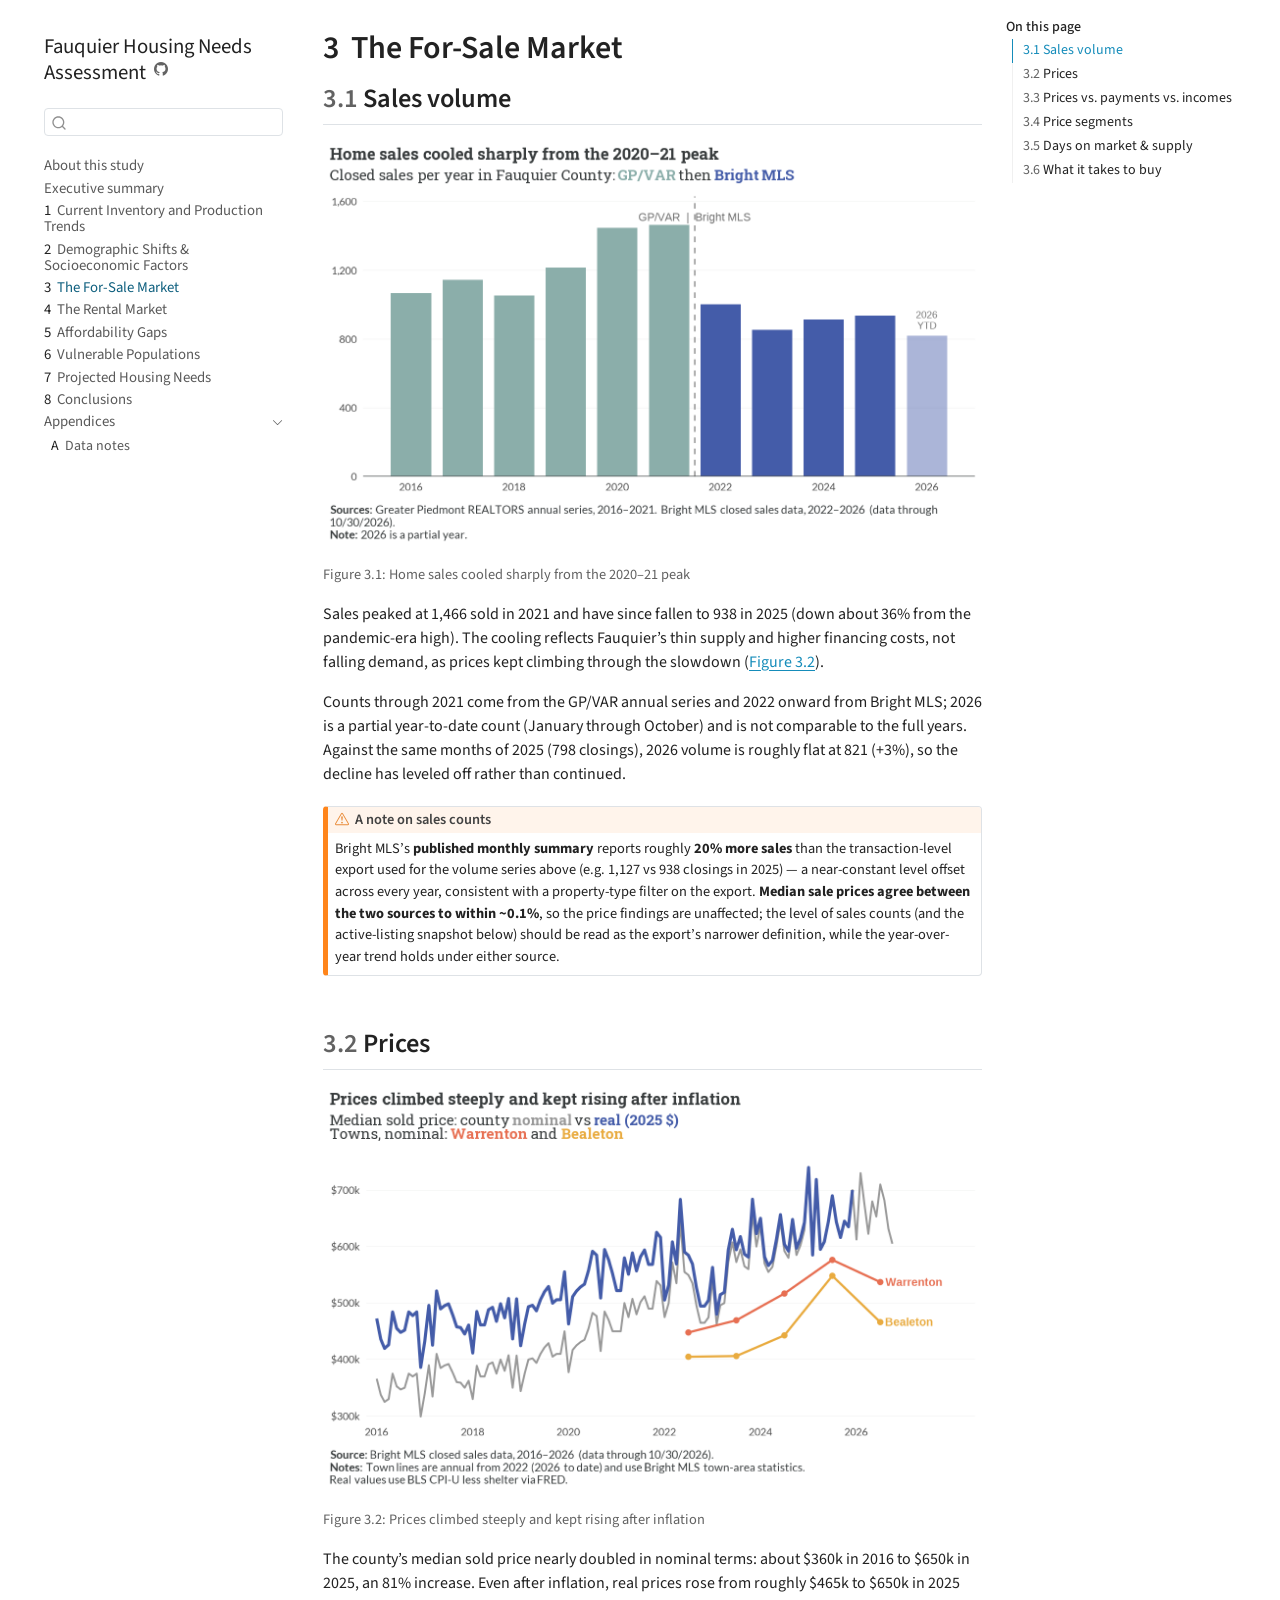
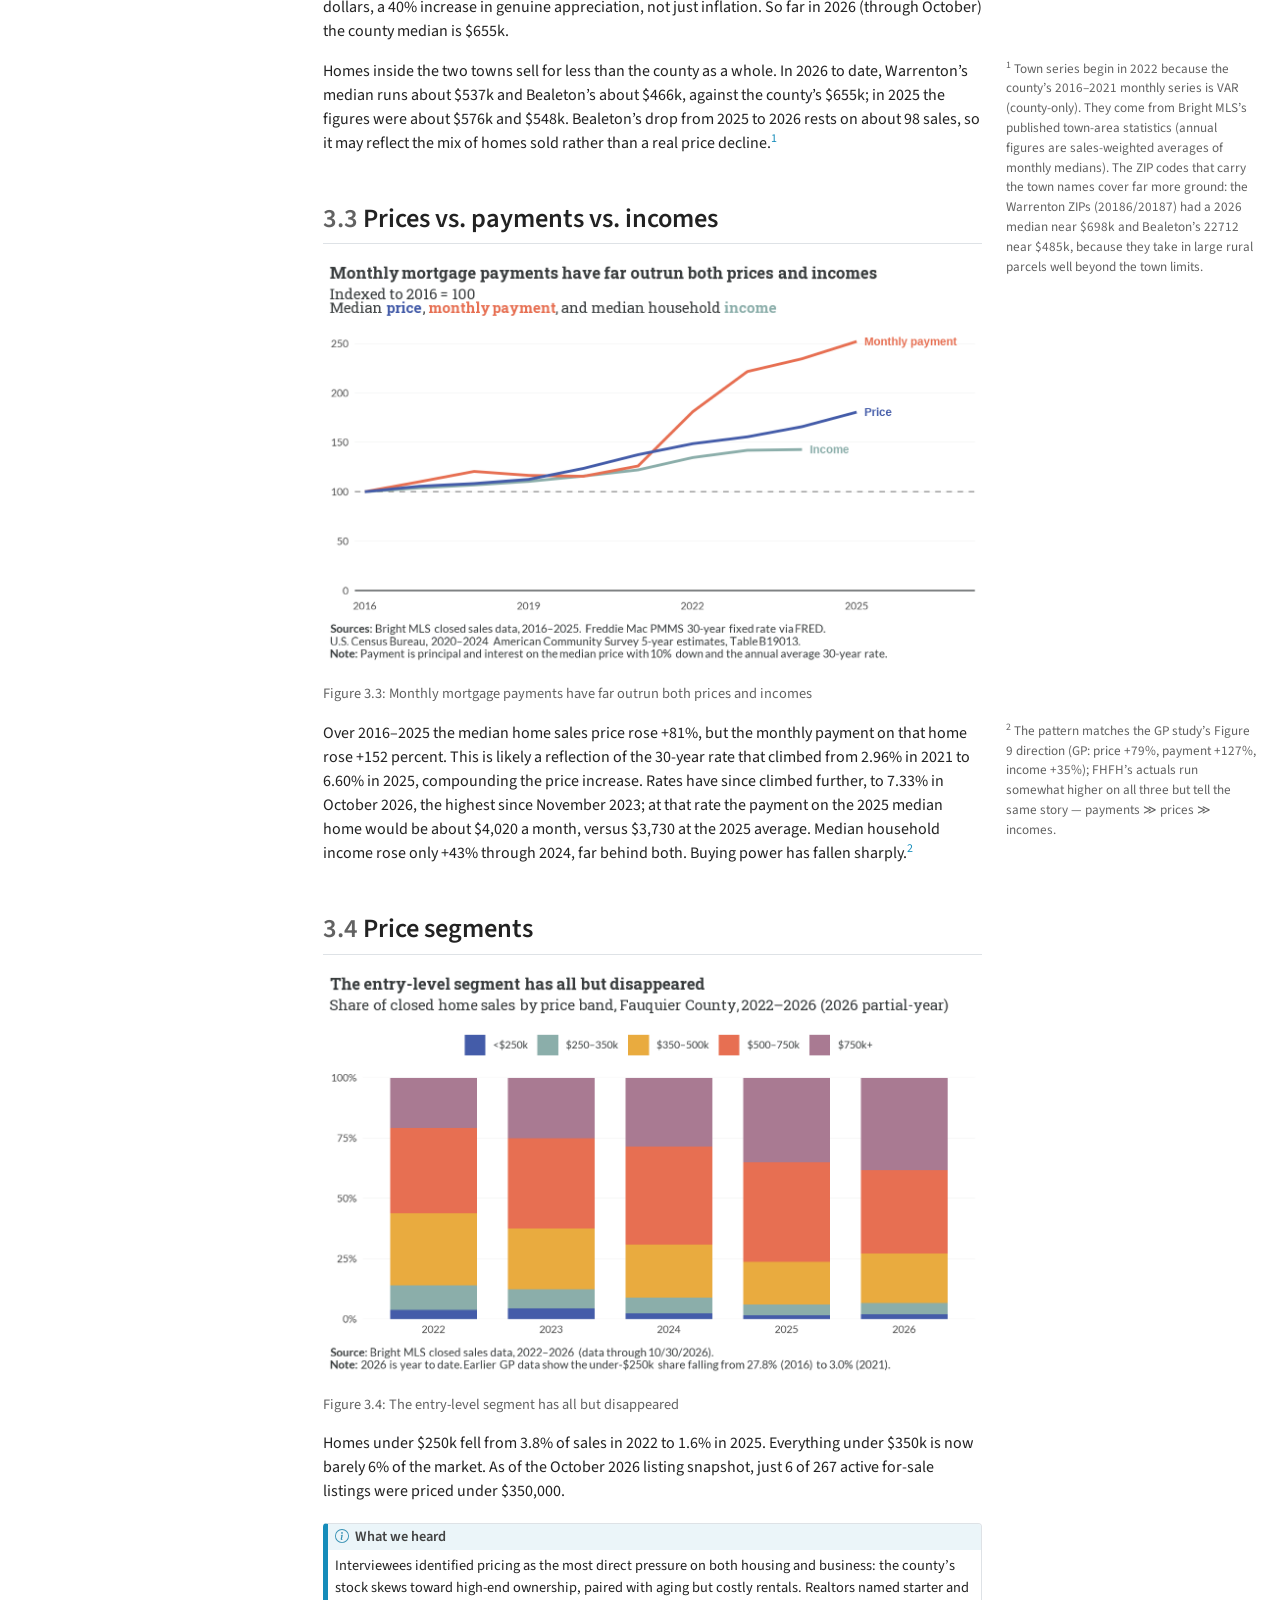
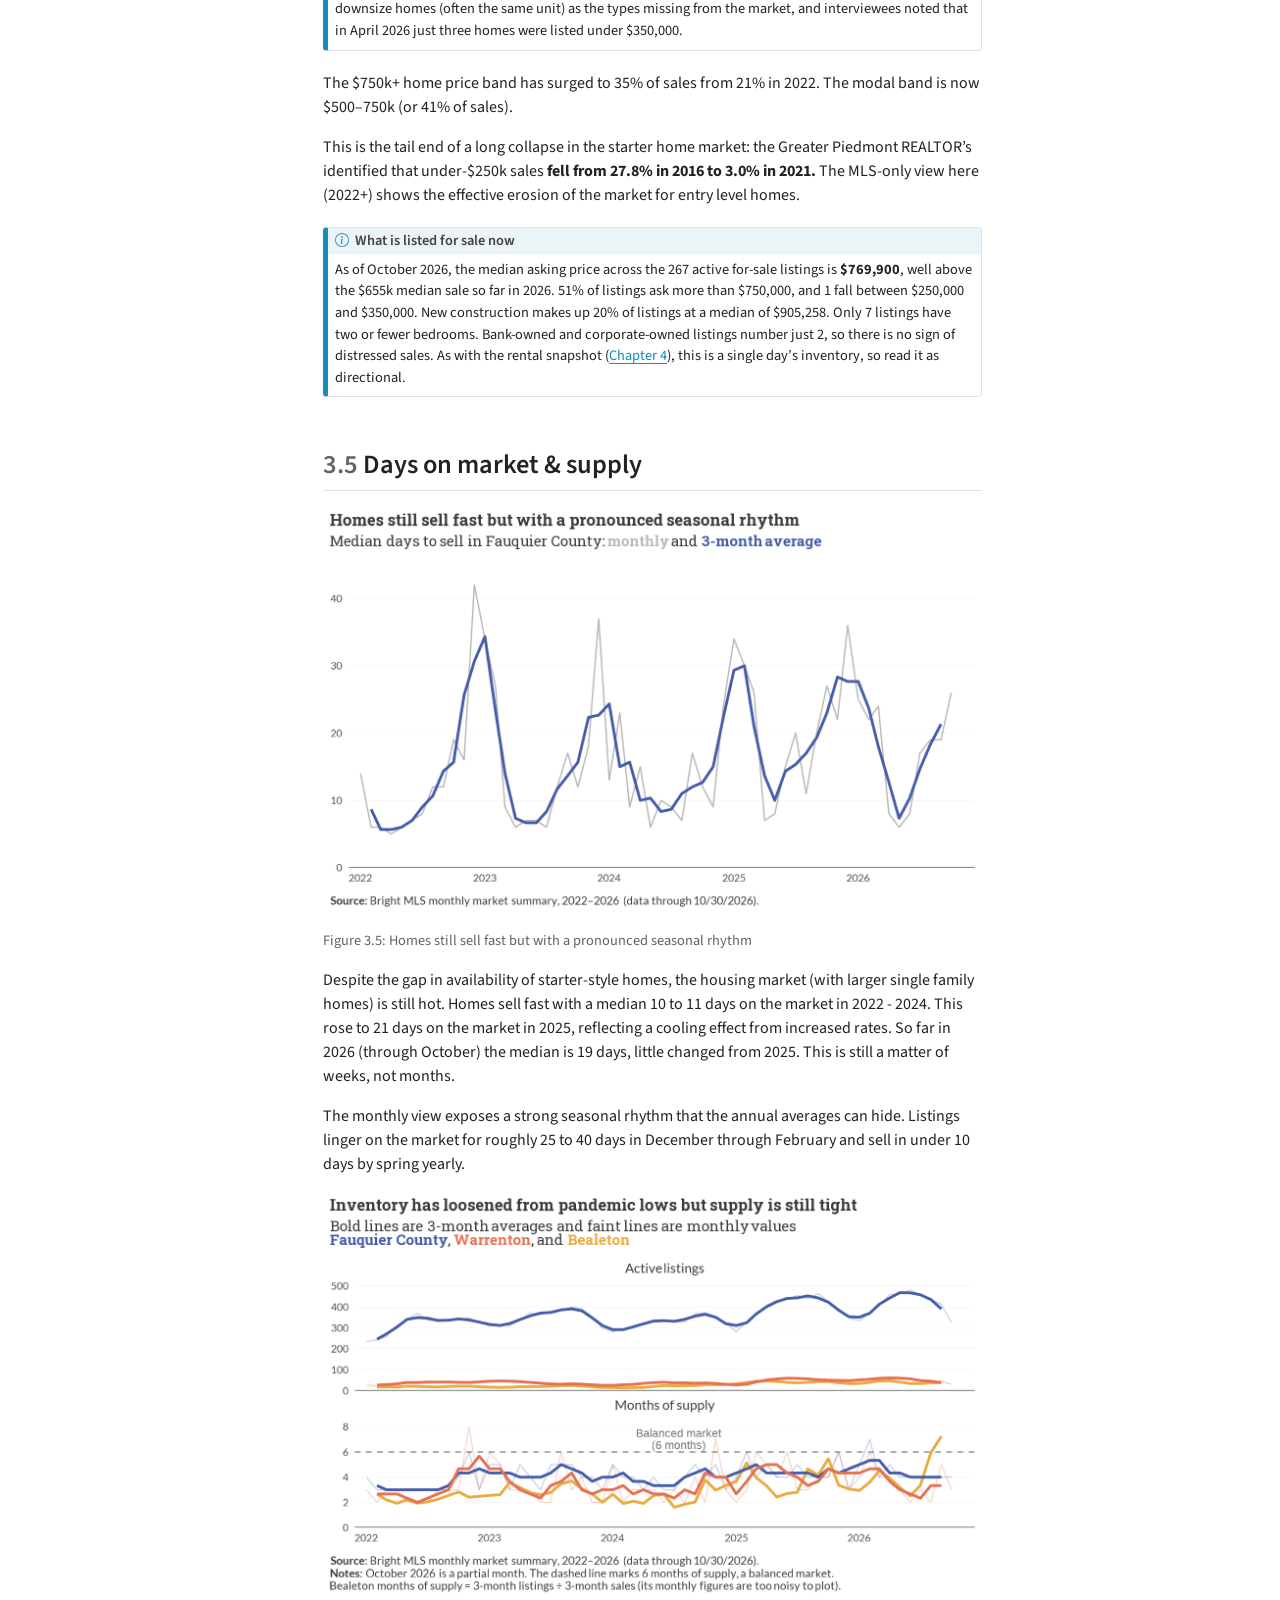
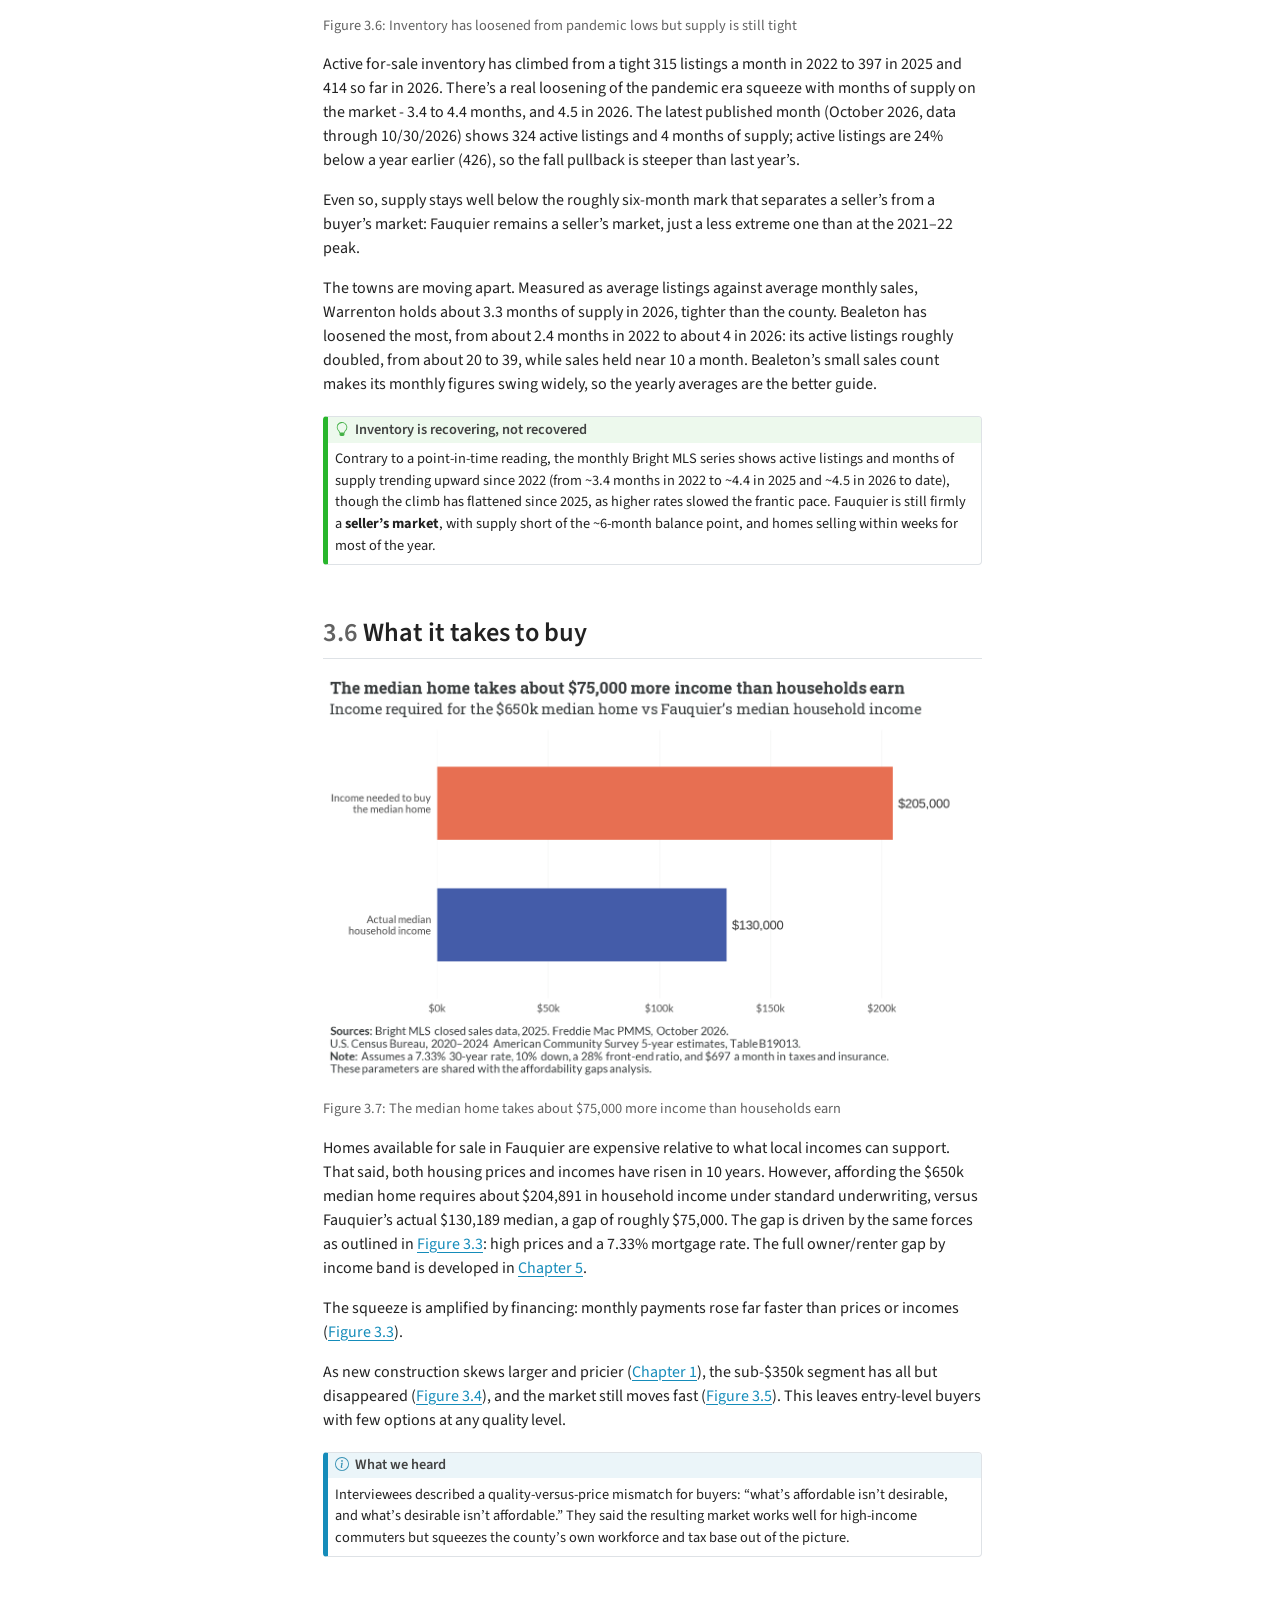
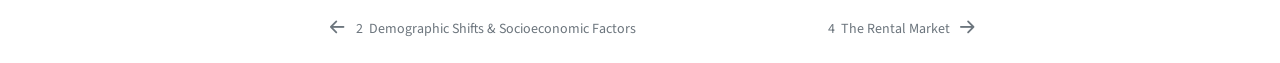
<file: docs/market-ownership.html>
<!DOCTYPE html>
<html xmlns="http://www.w3.org/1999/xhtml" lang="en" xml:lang="en"><head>

<meta charset="utf-8">
<meta name="generator" content="quarto-1.10.19">

<meta name="viewport" content="width=device-width, initial-scale=1.0, user-scalable=yes">


<title>3&nbsp; The For-Sale Market – Fauquier Housing Needs Assessment</title>
<style>
/* Default styles provided by pandoc.
** See https://pandoc.org/MANUAL.html#variables-for-html for config info.
*/
span.smallcaps{font-variant: small-caps;}
div.columns{display: flex; gap: 1.5em;}
div.column{flex: auto;}
@media screen {
div.columns{gap: min(4vw, 1.5em);}
div.column{overflow-x: auto;}
}
div.hanging-indent{margin-left: 1.5em; text-indent: -1.5em;}
ul.task-list{list-style: none;}
ul.task-list li input[type="checkbox"] {
  width: 0.8em;
  margin: 0 0.8em 0.2em -1em; /* quarto-specific, see https://github.com/quarto-dev/quarto-cli/issues/4556 */ 
  vertical-align: middle;
}
</style>


<script src="site_libs/quarto-nav/quarto-nav.js"></script>
<script src="site_libs/quarto-nav/headroom.min.js"></script>
<script src="site_libs/clipboard/clipboard.min.js"></script>
<script src="site_libs/quarto-search/autocomplete.umd.js"></script>
<script src="site_libs/quarto-search/fuse.min.js"></script>
<script src="site_libs/quarto-search/quarto-search.js"></script>
<meta name="quarto:offset" content="./">
<link href="./market-rental.html" rel="next">
<link href="./demographics.html" rel="prev">
<script src="site_libs/quarto-html/quarto.js" type="module"></script>
<script src="site_libs/quarto-html/tabsets/tabsets.js" type="module"></script>
<script src="site_libs/quarto-html/popper.min.js"></script>
<script src="site_libs/quarto-html/tippy.umd.min.js"></script>
<script src="site_libs/quarto-html/anchor.min.js"></script>
<link href="site_libs/quarto-html/tippy.css" rel="stylesheet">
<link href="site_libs/quarto-html/quarto-syntax-highlighting-bf27225e3a48a9273f3daa8f8e829971.css" rel="stylesheet" id="quarto-text-highlighting-styles">
<script src="site_libs/bootstrap/bootstrap.min.js"></script>
<link href="site_libs/bootstrap/bootstrap-icons.css" rel="stylesheet">
<link href="site_libs/bootstrap/bootstrap-f69b7edfa307575e8b8db3725626b858.min.css" rel="stylesheet" append-hash="true" id="quarto-bootstrap" data-mode="light">
<script id="quarto-search-options" type="application/json">{
  "location": "sidebar",
  "copy-button": false,
  "collapse-after": 3,
  "panel-placement": "start",
  "type": "textbox",
  "limit": 50,
  "keyboard-shortcut": [
    "f",
    "/",
    "s"
  ],
  "show-item-context": false,
  "language": {
    "search-no-results-text": "No results",
    "search-matching-documents-text": "matching documents",
    "search-copy-link-title": "Copy link to search",
    "search-hide-matches-text": "Hide additional matches",
    "search-more-match-text": "more match in this document",
    "search-more-matches-text": "more matches in this document",
    "search-clear-button-title": "Clear",
    "search-text-placeholder": "",
    "search-detached-cancel-button-title": "Cancel",
    "search-submit-button-title": "Submit",
    "search-label": "Search"
  }
}</script>


</head>

<body class="nav-sidebar floating slimcontent quarto-light">

<div id="quarto-search-results"></div>
  <header id="quarto-header" class="headroom fixed-top">
  <nav class="quarto-secondary-nav">
    <div class="container-fluid d-flex">
      <button type="button" class="quarto-btn-toggle btn" data-bs-toggle="collapse" role="button" data-bs-target=".quarto-sidebar-collapse-item" aria-controls="quarto-sidebar" aria-expanded="false" aria-label="Toggle sidebar navigation" onclick="if (window.quartoToggleHeadroom) { window.quartoToggleHeadroom(); }">
        <i class="bi bi-layout-text-sidebar-reverse"></i>
      </button>
        <nav class="quarto-page-breadcrumbs" aria-label="breadcrumb"><ol class="breadcrumb"><li class="breadcrumb-item"><a href="./market-ownership.html"><span class="chapter-number">3</span>&nbsp; <span class="chapter-title">The For-Sale Market</span></a></li></ol></nav>
        <a class="flex-grow-1" role="navigation" data-bs-toggle="collapse" data-bs-target=".quarto-sidebar-collapse-item" aria-controls="quarto-sidebar" aria-expanded="false" aria-label="Toggle sidebar navigation" onclick="if (window.quartoToggleHeadroom) { window.quartoToggleHeadroom(); }">      
        </a>
      <button type="button" class="btn quarto-search-button" aria-label="Search" onclick="window.quartoOpenSearch();">
        <i class="bi bi-search"></i>
      </button>
    </div>
  </nav>
</header>
<!-- content -->
<div id="quarto-content" class="quarto-container page-columns page-rows-contents page-layout-article">
<!-- sidebar -->
  <nav id="quarto-sidebar" class="sidebar collapse collapse-horizontal quarto-sidebar-collapse-item sidebar-navigation floating overflow-auto">
    <div class="pt-lg-2 mt-2 text-left sidebar-header">
    <div class="sidebar-title mb-0 py-0">
      <a href="./">Fauquier Housing Needs Assessment</a> 
        <div class="sidebar-tools-main">
    <a href="https://github.com/hdadvisors/fhfh" title="Source Code" class="quarto-navigation-tool px-1" aria-label="Source Code"><i class="bi bi-github"></i></a>
</div>
    </div>
      </div>
        <div class="mt-2 flex-shrink-0 align-items-center">
        <div class="sidebar-search">
        <div id="quarto-search" class="" title="Search"></div>
        </div>
        </div>
    <div class="sidebar-menu-container"> 
    <ul class="list-unstyled mt-1">
        <li class="sidebar-item">
  <div class="sidebar-item-container"> 
  <a href="./index.html" class="sidebar-item-text sidebar-link">
 <span class="menu-text">About this study</span></a>
  </div>
</li>
        <li class="sidebar-item">
  <div class="sidebar-item-container"> 
  <a href="./exec-sum.html" class="sidebar-item-text sidebar-link">
 <span class="menu-text">Executive summary</span></a>
  </div>
</li>
        <li class="sidebar-item">
  <div class="sidebar-item-container"> 
  <a href="./inventory.html" class="sidebar-item-text sidebar-link">
 <span class="menu-text"><span class="chapter-number">1</span>&nbsp; <span class="chapter-title">Current Inventory and Production Trends</span></span></a>
  </div>
</li>
        <li class="sidebar-item">
  <div class="sidebar-item-container"> 
  <a href="./demographics.html" class="sidebar-item-text sidebar-link">
 <span class="menu-text"><span class="chapter-number">2</span>&nbsp; <span class="chapter-title">Demographic Shifts &amp; Socioeconomic Factors</span></span></a>
  </div>
</li>
        <li class="sidebar-item">
  <div class="sidebar-item-container"> 
  <a href="./market-ownership.html" class="sidebar-item-text sidebar-link active">
 <span class="menu-text"><span class="chapter-number">3</span>&nbsp; <span class="chapter-title">The For-Sale Market</span></span></a>
  </div>
</li>
        <li class="sidebar-item">
  <div class="sidebar-item-container"> 
  <a href="./market-rental.html" class="sidebar-item-text sidebar-link">
 <span class="menu-text"><span class="chapter-number">4</span>&nbsp; <span class="chapter-title">The Rental Market</span></span></a>
  </div>
</li>
        <li class="sidebar-item">
  <div class="sidebar-item-container"> 
  <a href="./gaps.html" class="sidebar-item-text sidebar-link">
 <span class="menu-text"><span class="chapter-number">5</span>&nbsp; <span class="chapter-title">Affordability Gaps</span></span></a>
  </div>
</li>
        <li class="sidebar-item">
  <div class="sidebar-item-container"> 
  <a href="./populations.html" class="sidebar-item-text sidebar-link">
 <span class="menu-text"><span class="chapter-number">6</span>&nbsp; <span class="chapter-title">Vulnerable Populations</span></span></a>
  </div>
</li>
        <li class="sidebar-item">
  <div class="sidebar-item-container"> 
  <a href="./projections.html" class="sidebar-item-text sidebar-link">
 <span class="menu-text"><span class="chapter-number">7</span>&nbsp; <span class="chapter-title">Projected Housing Needs</span></span></a>
  </div>
</li>
        <li class="sidebar-item">
  <div class="sidebar-item-container"> 
  <a href="./conclusions.html" class="sidebar-item-text sidebar-link">
 <span class="menu-text"><span class="chapter-number">8</span>&nbsp; <span class="chapter-title">Conclusions</span></span></a>
  </div>
</li>
        <li class="sidebar-item sidebar-item-section">
      <div class="sidebar-item-container"> 
            <a class="sidebar-item-text sidebar-link text-start" data-bs-toggle="collapse" data-bs-target="#quarto-sidebar-section-1" role="navigation" aria-expanded="true">
 <span class="menu-text">Appendices</span></a>
          <a class="sidebar-item-toggle text-start" data-bs-toggle="collapse" data-bs-target="#quarto-sidebar-section-1" role="navigation" aria-expanded="true" aria-label="Toggle section">
            <i class="bi bi-chevron-right ms-2"></i>
          </a> 
      </div>
      <ul id="quarto-sidebar-section-1" class="collapse list-unstyled sidebar-section depth1 show">  
          <li class="sidebar-item">
  <div class="sidebar-item-container"> 
  <a href="./data-notes.html" class="sidebar-item-text sidebar-link">
 <span class="menu-text"><span class="chapter-number">A</span>&nbsp; <span class="chapter-title">Data notes</span></span></a>
  </div>
</li>
      </ul>
  </li>
    </ul>
    </div>
</nav>
<div id="quarto-sidebar-glass" class="quarto-sidebar-collapse-item" data-bs-toggle="collapse" data-bs-target=".quarto-sidebar-collapse-item"></div>
<!-- margin-sidebar -->
    <div id="quarto-margin-sidebar" class="sidebar margin-sidebar">
        <nav id="TOC" role="doc-toc" class="toc-active">
    <h2 id="toc-title">On this page</h2>
   
  <ul>
  <li><a href="#sales-volume" id="toc-sales-volume" class="nav-link active" data-scroll-target="#sales-volume"><span class="header-section-number">3.1</span> Sales volume</a></li>
  <li><a href="#prices" id="toc-prices" class="nav-link" data-scroll-target="#prices"><span class="header-section-number">3.2</span> Prices</a></li>
  <li><a href="#prices-vs.-payments-vs.-incomes" id="toc-prices-vs.-payments-vs.-incomes" class="nav-link" data-scroll-target="#prices-vs.-payments-vs.-incomes"><span class="header-section-number">3.3</span> Prices vs.&nbsp;payments vs.&nbsp;incomes</a></li>
  <li><a href="#price-segments" id="toc-price-segments" class="nav-link" data-scroll-target="#price-segments"><span class="header-section-number">3.4</span> Price segments</a></li>
  <li><a href="#days-on-market-supply" id="toc-days-on-market-supply" class="nav-link" data-scroll-target="#days-on-market-supply"><span class="header-section-number">3.5</span> Days on market &amp; supply</a></li>
  <li><a href="#what-it-takes-to-buy" id="toc-what-it-takes-to-buy" class="nav-link" data-scroll-target="#what-it-takes-to-buy"><span class="header-section-number">3.6</span> What it takes to buy</a></li>
  </ul>
</nav>
    </div>
<!-- main -->
<main class="content page-columns page-full" id="quarto-document-content">

<header id="title-block-header" class="quarto-title-block default">
<div class="quarto-title">
<h1 class="title"><span id="sec-market-ownership" class="quarto-section-identifier"><span class="chapter-number">3</span>&nbsp; <span class="chapter-title">The For-Sale Market</span></span></h1>
</div>



<div class="quarto-title-meta">

    
  
    
  </div>
  


</header>


<!-- Purpose: ownership-market dynamics — prices, payments, inventory, and buyer affordability for the study area (PLAN.md §7 Ch 3a).
     Narrative: prose migrated from the team's Google Doc draft (Oct 2026); numbers audited against the data. -->
<section id="sales-volume" class="level2" data-number="3.1">
<h2 data-number="3.1" class="anchored" data-anchor-id="sales-volume"><span class="header-section-number">3.1</span> Sales volume</h2>
<div class="cell" data-layout-align="left">
<div class="cell-output-display">
<div id="fig-sales-volume" class="quarto-float quarto-figure quarto-figure-left anchored" alt="Column chart of Fauquier County annual home sales from 2016 to 2026. Volume climbs from about 1,067 in 2016 to a 2020–21 peak near 1,450–1,470, then falls to roughly 850 to 1,000 sales a year in 2022–2025. Columns through 2021 come from the earlier GP/VAR series and 2022 onward from Bright MLS; the final 2026 column is a partial year-to-date count of 821 closings through October." data-fig-align="left">
<figure class="quarto-float quarto-float-fig figure">
<div aria-describedby="fig-sales-volume-caption-0ceaefa1-69ba-4598-a22c-09a6ac19f8ca">
<img src="market-ownership_files/figure-html/fig-sales-volume-1.png" class="img-fluid quarto-figure quarto-figure-left figure-img" style="width:100.0%" alt="Column chart of Fauquier County annual home sales from 2016 to 2026. Volume climbs from about 1,067 in 2016 to a 2020–21 peak near 1,450–1,470, then falls to roughly 850 to 1,000 sales a year in 2022–2025. Columns through 2021 come from the earlier GP/VAR series and 2022 onward from Bright MLS; the final 2026 column is a partial year-to-date count of 821 closings through October.">
</div>
<figcaption class="quarto-float-caption-bottom quarto-float-caption quarto-float-fig" id="fig-sales-volume-caption-0ceaefa1-69ba-4598-a22c-09a6ac19f8ca">
Figure&nbsp;3.1: Home sales cooled sharply from the 2020–21 peak
</figcaption>
</figure>
</div>
</div>
</div>
<p>Sales peaked at 1,466 sold in 2021 and have since fallen to 938 in 2025 (down about 36% from the pandemic-era high). The cooling reflects Fauquier’s thin supply and higher financing costs, not falling demand, as prices kept climbing through the slowdown (<a href="#fig-price-trend" class="quarto-xref">Figure&nbsp;<span>3.2</span></a>).</p>
<p>Counts through 2021 come from the GP/VAR annual series and 2022 onward from Bright MLS; 2026 is a partial year-to-date count (January through October) and is not comparable to the full years. Against the same months of 2025 (798 closings), 2026 volume is roughly flat at 821 (+3%), so the decline has leveled off rather than continued.</p>
<div class="callout callout-style-default callout-warning callout-titled">
<div class="callout-header d-flex align-content-center">
<div class="callout-icon-container">
<i class="callout-icon"></i>
</div>
<div class="callout-title-container flex-fill">
<span class="screen-reader-only">Warning</span>A note on sales counts
</div>
</div>
<div class="callout-body-container callout-body">
<p>Bright MLS’s <strong>published monthly summary</strong> reports roughly <strong>20% more sales</strong> than the transaction-level export used for the volume series above (e.g.&nbsp;1,127 vs 938 closings in 2025) — a near-constant level offset across every year, consistent with a property-type filter on the export. <strong>Median sale prices agree between the two sources to within ~0.1%</strong>, so the price findings are unaffected; the level of sales counts (and the active-listing snapshot below) should be read as the export’s narrower definition, while the year-over-year trend holds under either source.</p>
</div>
</div>
</section>
<section id="prices" class="level2 page-columns page-full" data-number="3.2">
<h2 data-number="3.2" class="anchored" data-anchor-id="prices"><span class="header-section-number">3.2</span> Prices</h2>
<div class="cell" data-layout-align="left">
<div class="cell-output-display">
<div id="fig-price-trend" class="quarto-float quarto-figure quarto-figure-left anchored" alt="Line chart of Fauquier County median sold price from 2016 through October 2026. The nominal monthly line rises from about $360,000 to about $655,000 in 2026 to date; the inflation-adjusted line in 2025 dollars, which ends in 2025, rises more gently from about $465,000 to $650,000. Two annual town lines beginning in 2022 sit below the county: Warrenton near $537,000 and Bealeton near $466,000 in 2026 to date." data-fig-align="left">
<figure class="quarto-float quarto-float-fig figure">
<div aria-describedby="fig-price-trend-caption-0ceaefa1-69ba-4598-a22c-09a6ac19f8ca">
<img src="market-ownership_files/figure-html/fig-price-trend-1.png" class="img-fluid quarto-figure quarto-figure-left figure-img" style="width:100.0%" alt="Line chart of Fauquier County median sold price from 2016 through October 2026. The nominal monthly line rises from about $360,000 to about $655,000 in 2026 to date; the inflation-adjusted line in 2025 dollars, which ends in 2025, rises more gently from about $465,000 to $650,000. Two annual town lines beginning in 2022 sit below the county: Warrenton near $537,000 and Bealeton near $466,000 in 2026 to date.">
</div>
<figcaption class="quarto-float-caption-bottom quarto-float-caption quarto-float-fig" id="fig-price-trend-caption-0ceaefa1-69ba-4598-a22c-09a6ac19f8ca">
Figure&nbsp;3.2: Prices climbed steeply and kept rising after inflation
</figcaption>
</figure>
</div>
</div>
</div>
<p>The county’s median sold price nearly doubled in nominal terms: about $360k in 2016 to $650k in 2025, an 81% increase. Even after inflation, real prices rose from roughly $465k to $650k in 2025 dollars, a 40% increase in genuine appreciation, not just inflation. So far in 2026 (through October) the county median is $655k.</p>
<p>Homes inside the two towns sell for less than the county as a whole. In 2026 to date, Warrenton’s median runs about $537k and Bealeton’s about $466k, against the county’s $655k; in 2025 the figures were about $576k and $548k. Bealeton’s drop from 2025 to 2026 rests on about 98 sales, so it may reflect the mix of homes sold rather than a real price decline.<a href="#fn1" class="footnote-ref" id="fnref1" role="doc-noteref"><sup>1</sup></a></p>
<div class="no-row-height column-margin column-container"><div id="fn1"><p><sup>1</sup>&nbsp;Town series begin in 2022 because the county’s 2016–2021 monthly series is VAR (county-only). They come from Bright MLS’s published town-area statistics (annual figures are sales-weighted averages of monthly medians). The ZIP codes that carry the town names cover far more ground: the Warrenton ZIPs (20186/20187) had a 2026 median near $698k and Bealeton’s 22712 near $485k, because they take in large rural parcels well beyond the town limits.</p></div></div></section>
<section id="prices-vs.-payments-vs.-incomes" class="level2 page-columns page-full" data-number="3.3">
<h2 data-number="3.3" class="anchored" data-anchor-id="prices-vs.-payments-vs.-incomes"><span class="header-section-number">3.3</span> Prices vs.&nbsp;payments vs.&nbsp;incomes</h2>
<div class="cell" data-layout-align="left">
<div class="cell-output-display">
<div id="fig-price-payment-income" class="quarto-float quarto-figure quarto-figure-left anchored" alt="Indexed line chart set to 100 in 2016 for Fauquier County. The monthly mortgage payment line rises fastest, reaching about 250 by 2025; the median sold price line reaches about 180; and median household income rises most slowly to about 143 by 2024. The gap between payments and incomes widens sharply after 2021 as mortgage rates jump." data-fig-align="left">
<figure class="quarto-float quarto-float-fig figure">
<div aria-describedby="fig-price-payment-income-caption-0ceaefa1-69ba-4598-a22c-09a6ac19f8ca">
<img src="market-ownership_files/figure-html/fig-price-payment-income-1.png" class="img-fluid quarto-figure quarto-figure-left figure-img" style="width:100.0%" alt="Indexed line chart set to 100 in 2016 for Fauquier County. The monthly mortgage payment line rises fastest, reaching about 250 by 2025; the median sold price line reaches about 180; and median household income rises most slowly to about 143 by 2024. The gap between payments and incomes widens sharply after 2021 as mortgage rates jump.">
</div>
<figcaption class="quarto-float-caption-bottom quarto-float-caption quarto-float-fig" id="fig-price-payment-income-caption-0ceaefa1-69ba-4598-a22c-09a6ac19f8ca">
Figure&nbsp;3.3: Monthly mortgage payments have far outrun both prices and incomes
</figcaption>
</figure>
</div>
</div>
</div>
<p>Over 2016–2025 the median home sales price rose +81%, but the monthly payment on that home rose +152 percent. This is likely a reflection of the 30-year rate that climbed from 2.96% in 2021 to 6.60% in 2025, compounding the price increase. Rates have since climbed further, to 7.33% in October 2026, the highest since November 2023; at that rate the payment on the 2025 median home would be about $4,020 a month, versus $3,730 at the 2025 average. Median household income rose only +43% through 2024, far behind both. Buying power has fallen sharply.<a href="#fn2" class="footnote-ref" id="fnref2" role="doc-noteref"><sup>2</sup></a></p>
<div class="no-row-height column-margin column-container"><div id="fn2"><p><sup>2</sup>&nbsp;The pattern matches the GP study’s Figure 9 direction (GP: price +79%, payment +127%, income +35%); FHFH’s actuals run somewhat higher on all three but tell the same story — payments ≫ prices ≫ incomes.</p></div></div></section>
<section id="price-segments" class="level2" data-number="3.4">
<h2 data-number="3.4" class="anchored" data-anchor-id="price-segments"><span class="header-section-number">3.4</span> Price segments</h2>
<div class="cell" data-layout-align="left">
<div class="cell-output-display">
<div id="fig-price-bands" class="quarto-float quarto-figure quarto-figure-left anchored" alt="Hundred-percent stacked column chart of Fauquier County home sales by price band from 2022 to 2026. The under-$250,000 band shrinks from about 4% in 2022 to roughly 2% by 2025, and the $250,000–$350,000 band from about 10% to 5%, while the $500,000–$750,000 and $750,000-plus bands together grow from just over half to nearly three-quarters of all sales. The smallest bands sit at the base of each column." data-fig-align="left">
<figure class="quarto-float quarto-float-fig figure">
<div aria-describedby="fig-price-bands-caption-0ceaefa1-69ba-4598-a22c-09a6ac19f8ca">
<img src="market-ownership_files/figure-html/fig-price-bands-1.png" class="img-fluid quarto-figure quarto-figure-left figure-img" style="width:100.0%" alt="Hundred-percent stacked column chart of Fauquier County home sales by price band from 2022 to 2026. The under-$250,000 band shrinks from about 4% in 2022 to roughly 2% by 2025, and the $250,000–$350,000 band from about 10% to 5%, while the $500,000–$750,000 and $750,000-plus bands together grow from just over half to nearly three-quarters of all sales. The smallest bands sit at the base of each column.">
</div>
<figcaption class="quarto-float-caption-bottom quarto-float-caption quarto-float-fig" id="fig-price-bands-caption-0ceaefa1-69ba-4598-a22c-09a6ac19f8ca">
Figure&nbsp;3.4: The entry-level segment has all but disappeared
</figcaption>
</figure>
</div>
</div>
</div>
<p>Homes under $250k fell from 3.8% of sales in 2022 to 1.6% in 2025. Everything under $350k is now barely 6% of the market. As of the October 2026 listing snapshot, just 6 of 267 active for-sale listings were priced under $350,000.</p>
<div class="callout callout-style-default callout-note callout-titled" title="What we heard">
<div class="callout-header d-flex align-content-center">
<div class="callout-icon-container">
<i class="callout-icon"></i>
</div>
<div class="callout-title-container flex-fill">
<span class="screen-reader-only">Note</span>What we heard
</div>
</div>
<div class="callout-body-container callout-body">
<p>Interviewees identified pricing as the most direct pressure on both housing and business: the county’s stock skews toward high-end ownership, paired with aging but costly rentals. Realtors named starter and downsize homes (often the same unit) as the types missing from the market, and interviewees noted that in April 2026 just three homes were listed under $350,000.</p>
</div>
</div>
<p>The $750k+ home price band has surged to 35% of sales from 21% in 2022. The modal band is now $500–750k (or 41% of sales).</p>
<p>This is the tail end of a long collapse in the starter home market: the Greater Piedmont REALTOR’s identified that under-$250k sales <strong>fell from 27.8% in 2016 to 3.0% in 2021.</strong> The MLS-only view here (2022+) shows the effective erosion of the market for entry level homes.</p>
<div class="callout callout-style-default callout-note callout-titled">
<div class="callout-header d-flex align-content-center">
<div class="callout-icon-container">
<i class="callout-icon"></i>
</div>
<div class="callout-title-container flex-fill">
<span class="screen-reader-only">Note</span>What is listed for sale now
</div>
</div>
<div class="callout-body-container callout-body">
<p>As of October 2026, the median asking price across the 267 active for-sale listings is <strong>$769,900</strong>, well above the $655k median sale so far in 2026. 51% of listings ask more than $750,000, and 1 fall between $250,000 and $350,000. New construction makes up 20% of listings at a median of $905,258. Only 7 listings have two or fewer bedrooms. Bank-owned and corporate-owned listings number just 2, so there is no sign of distressed sales. As with the rental snapshot (<a href="market-rental.html" class="quarto-xref"><span>Chapter 4</span></a>), this is a single day’s inventory, so read it as directional.</p>
</div>
</div>
</section>
<section id="days-on-market-supply" class="level2" data-number="3.5">
<h2 data-number="3.5" class="anchored" data-anchor-id="days-on-market-supply"><span class="header-section-number">3.5</span> Days on market &amp; supply</h2>
<div class="cell" data-layout-align="left">
<div class="cell-output-display">
<div id="fig-days-on-market" class="quarto-float quarto-figure quarto-figure-left anchored" alt="Line chart of median days to sell for Fauquier County home sales, monthly from 2022 through October 2026. A faint monthly line swings between roughly 5 days in spring and 30 to 40 days in winter each year; a heavier three-month average line makes the seasonal sawtooth clear and drifts modestly higher in 2025 before easing in 2026." data-fig-align="left">
<figure class="quarto-float quarto-float-fig figure">
<div aria-describedby="fig-days-on-market-caption-0ceaefa1-69ba-4598-a22c-09a6ac19f8ca">
<img src="market-ownership_files/figure-html/fig-days-on-market-1.png" class="img-fluid quarto-figure quarto-figure-left figure-img" style="width:100.0%" alt="Line chart of median days to sell for Fauquier County home sales, monthly from 2022 through October 2026. A faint monthly line swings between roughly 5 days in spring and 30 to 40 days in winter each year; a heavier three-month average line makes the seasonal sawtooth clear and drifts modestly higher in 2025 before easing in 2026.">
</div>
<figcaption class="quarto-float-caption-bottom quarto-float-caption quarto-float-fig" id="fig-days-on-market-caption-0ceaefa1-69ba-4598-a22c-09a6ac19f8ca">
Figure&nbsp;3.5: Homes still sell fast but with a pronounced seasonal rhythm
</figcaption>
</figure>
</div>
</div>
</div>
<p>Despite the gap in availability of starter-style homes, the housing market (with larger single family homes) is still hot. Homes sell fast with a median 10 to 11 days on the market in 2022 - 2024. This rose to 21 days on the market in 2025, reflecting a cooling effect from increased rates. So far in 2026 (through October) the median is 19 days, little changed from 2025. This is still a matter of weeks, not months.</p>
<p>The monthly view exposes a strong seasonal rhythm that the annual averages can hide. Listings linger on the market for roughly 25 to 40 days in December through February and sell in under 10 days by spring yearly.</p>
<div class="cell" data-layout-align="left">
<div class="cell-output-display">
<div id="fig-supply-trend" class="quarto-float quarto-figure quarto-figure-left anchored" alt="Two-panel chart for 2022 through October 2026. The top panel shows active listings in Fauquier County rising from a 2022 low near 250 to a peak near 480 in mid-2026, then easing into fall, while Warrenton drifts up from the high 30s to about 50 and Bealeton roughly doubles from about 20 to about 40; the bottom panel shows months of supply climbing from about 3 to roughly 4 to 5 months for the county and Warrenton, while Bealeton's smoothed line rises from about 2 to about 4 months by 2026, with a brief late-2026 spike when sales dipped; all stay mostly below the dashed six-month line that marks a balanced market." data-fig-align="left">
<figure class="quarto-float quarto-float-fig figure">
<div aria-describedby="fig-supply-trend-caption-0ceaefa1-69ba-4598-a22c-09a6ac19f8ca">
<img src="market-ownership_files/figure-html/fig-supply-trend-1.png" class="img-fluid quarto-figure quarto-figure-left figure-img" style="width:100.0%" alt="Two-panel chart for 2022 through October 2026. The top panel shows active listings in Fauquier County rising from a 2022 low near 250 to a peak near 480 in mid-2026, then easing into fall, while Warrenton drifts up from the high 30s to about 50 and Bealeton roughly doubles from about 20 to about 40; the bottom panel shows months of supply climbing from about 3 to roughly 4 to 5 months for the county and Warrenton, while Bealeton's smoothed line rises from about 2 to about 4 months by 2026, with a brief late-2026 spike when sales dipped; all stay mostly below the dashed six-month line that marks a balanced market.">
</div>
<figcaption class="quarto-float-caption-bottom quarto-float-caption quarto-float-fig" id="fig-supply-trend-caption-0ceaefa1-69ba-4598-a22c-09a6ac19f8ca">
Figure&nbsp;3.6: Inventory has loosened from pandemic lows but supply is still tight
</figcaption>
</figure>
</div>
</div>
</div>
<p>Active for-sale inventory has climbed from a tight 315 listings a month in 2022 to 397 in 2025 and 414 so far in 2026. There’s a real loosening of the pandemic era squeeze with months of supply on the market - 3.4 to 4.4 months, and 4.5 in 2026. The latest published month (October 2026, data through 10/30/2026) shows 324 active listings and 4 months of supply; active listings are 24% below a year earlier (426), so the fall pullback is steeper than last year’s.</p>
<p>Even so, supply stays well below the roughly six-month mark that separates a seller’s from a buyer’s market: Fauquier remains a seller’s market, just a less extreme one than at the 2021–22 peak.</p>
<p>The towns are moving apart. Measured as average listings against average monthly sales, Warrenton holds about 3.3 months of supply in 2026, tighter than the county. Bealeton has loosened the most, from about 2.4 months in 2022 to about 4 in 2026: its active listings roughly doubled, from about 20 to 39, while sales held near 10 a month. Bealeton’s small sales count makes its monthly figures swing widely, so the yearly averages are the better guide.</p>
<div class="callout callout-style-default callout-tip callout-titled">
<div class="callout-header d-flex align-content-center">
<div class="callout-icon-container">
<i class="callout-icon"></i>
</div>
<div class="callout-title-container flex-fill">
<span class="screen-reader-only">Tip</span>Inventory is recovering, not recovered
</div>
</div>
<div class="callout-body-container callout-body">
<p>Contrary to a point-in-time reading, the monthly Bright MLS series shows active listings and months of supply trending upward since 2022 (from ~3.4 months in 2022 to ~4.4 in 2025 and ~4.5 in 2026 to date), though the climb has flattened since 2025, as higher rates slowed the frantic pace. Fauquier is still firmly a <strong>seller’s market</strong>, with supply short of the ~6-month balance point, and homes selling within weeks for most of the year.</p>
</div>
</div>
</section>
<section id="what-it-takes-to-buy" class="level2" data-number="3.6">
<h2 data-number="3.6" class="anchored" data-anchor-id="what-it-takes-to-buy"><span class="header-section-number">3.6</span> What it takes to buy</h2>
<div class="cell" data-layout-align="left">
<div class="cell-output-display">
<div id="fig-income-to-buy" class="quarto-float quarto-figure quarto-figure-left anchored" alt="Two-bar comparison for Fauquier County. The income needed to afford the median-priced home is about $204,900, well above the actual median household income of about $130,200, a gap of roughly $75,000." data-fig-align="left">
<figure class="quarto-float quarto-float-fig figure">
<div aria-describedby="fig-income-to-buy-caption-0ceaefa1-69ba-4598-a22c-09a6ac19f8ca">
<img src="market-ownership_files/figure-html/fig-income-to-buy-1.png" class="img-fluid quarto-figure quarto-figure-left figure-img" style="width:100.0%" alt="Two-bar comparison for Fauquier County. The income needed to afford the median-priced home is about $204,900, well above the actual median household income of about $130,200, a gap of roughly $75,000.">
</div>
<figcaption class="quarto-float-caption-bottom quarto-float-caption quarto-float-fig" id="fig-income-to-buy-caption-0ceaefa1-69ba-4598-a22c-09a6ac19f8ca">
Figure&nbsp;3.7: The median home takes about $75,000 more income than households earn
</figcaption>
</figure>
</div>
</div>
</div>
<p>Homes available for sale in Fauquier are expensive relative to what local incomes can support. That said, both housing prices and incomes have risen in 10 years. However, affording the $650k median home requires about $204,891 in household income under standard underwriting, versus Fauquier’s actual $130,189 median, a gap of roughly $75,000. The gap is driven by the same forces as outlined in <a href="#fig-price-payment-income" class="quarto-xref">Figure&nbsp;<span>3.3</span></a>: high prices and a 7.33% mortgage rate. The full owner/renter gap by income band is developed in <a href="gaps.html" class="quarto-xref"><span>Chapter 5</span></a>.</p>
<p>The squeeze is amplified by financing: monthly payments rose far faster than prices or incomes (<a href="#fig-price-payment-income" class="quarto-xref">Figure&nbsp;<span>3.3</span></a>).</p>
<p>As new construction skews larger and pricier (<a href="inventory.html" class="quarto-xref"><span>Chapter 1</span></a>), the sub-$350k segment has all but disappeared (<a href="#fig-price-bands" class="quarto-xref">Figure&nbsp;<span>3.4</span></a>), and the market still moves fast (<a href="#fig-days-on-market" class="quarto-xref">Figure&nbsp;<span>3.5</span></a>). This leaves entry-level buyers with few options at any quality level.</p>
<div class="callout callout-style-default callout-note callout-titled" title="What we heard">
<div class="callout-header d-flex align-content-center">
<div class="callout-icon-container">
<i class="callout-icon"></i>
</div>
<div class="callout-title-container flex-fill">
<span class="screen-reader-only">Note</span>What we heard
</div>
</div>
<div class="callout-body-container callout-body">
<p>Interviewees described a quality-versus-price mismatch for buyers: “what’s affordable isn’t desirable, and what’s desirable isn’t affordable.” They said the resulting market works well for high-income commuters but squeezes the county’s own workforce and tax base out of the picture.</p>
</div>
</div>


</section>


</main> <!-- /main -->
<script id="quarto-html-after-body" type="application/javascript">
  window.document.addEventListener("DOMContentLoaded", function (event) {
    const icon = "";
    const anchorJS = new window.AnchorJS();
    anchorJS.options = {
      placement: 'right',
      icon: icon
    };
    anchorJS.add('.anchored');
    const isCodeAnnotation = (el) => {
      for (const clz of el.classList) {
        if (clz.startsWith('code-annotation-')) {                     
          return true;
        }
      }
      return false;
    }
    const onCopySuccess = function(e) {
      // button target
      const button = e.trigger;
      // don't keep focus
      button.blur();
      // flash "checked"
      button.classList.add('code-copy-button-checked');
      var currentTitle = button.getAttribute("title");
      button.setAttribute("title", "Copied!");
      let tooltip;
      if (window.bootstrap) {
        button.setAttribute("data-bs-toggle", "tooltip");
        button.setAttribute("data-bs-placement", "left");
        button.setAttribute("data-bs-title", "Copied!");
        tooltip = new bootstrap.Tooltip(button, 
          { trigger: "manual", 
            customClass: "code-copy-button-tooltip",
            offset: [0, -8]});
        tooltip.show();    
      }
      setTimeout(function() {
        if (tooltip) {
          tooltip.hide();
          button.removeAttribute("data-bs-title");
          button.removeAttribute("data-bs-toggle");
          button.removeAttribute("data-bs-placement");
        }
        button.setAttribute("title", currentTitle);
        button.classList.remove('code-copy-button-checked');
      }, 1000);
      // clear code selection
      e.clearSelection();
    }
    const getTextToCopy = function(trigger) {
      const outerScaffold = trigger.parentElement.cloneNode(true);
      const codeEl = outerScaffold.querySelector('code');
      for (const childEl of codeEl.children) {
        if (isCodeAnnotation(childEl)) {
          childEl.remove();
        }
      }
      return codeEl.innerText;
    }
    const clipboard = new window.ClipboardJS('.code-copy-button:not([data-in-quarto-modal])', {
      text: getTextToCopy
    });
    clipboard.on('success', onCopySuccess);
    if (window.document.getElementById('quarto-embedded-source-code-modal')) {
      const clipboardModal = new window.ClipboardJS('.code-copy-button[data-in-quarto-modal]', {
        text: getTextToCopy,
        container: window.document.getElementById('quarto-embedded-source-code-modal')
      });
      clipboardModal.on('success', onCopySuccess);
    }
      var localhostRegex = new RegExp(/^(?:http|https):\/\/localhost\:?[0-9]*\//);
      var mailtoRegex = new RegExp(/^mailto:/);
        var filterRegex = new RegExp('/' + window.location.host + '/');
      var isInternal = (href) => {
          return filterRegex.test(href) || localhostRegex.test(href) || mailtoRegex.test(href);
      }
      // Inspect non-navigation links and adorn them if external
     var links = window.document.querySelectorAll('a[href]:not(.nav-link):not(.navbar-brand):not(.toc-action):not(.sidebar-link):not(.sidebar-item-toggle):not(.pagination-link):not(.no-external):not([aria-hidden]):not(.dropdown-item):not(.quarto-navigation-tool):not(.about-link)');
      for (var i=0; i<links.length; i++) {
        const link = links[i];
        if (!isInternal(link.href)) {
          // undo the damage that might have been done by quarto-nav.js in the case of
          // links that we want to consider external
          if (link.dataset.originalHref !== undefined) {
            link.href = link.dataset.originalHref;
          }
        }
      }
    function tippyHover(el, contentFn, onTriggerFn, onUntriggerFn) {
      const config = {
        allowHTML: true,
        maxWidth: 500,
        delay: 100,
        arrow: false,
        appendTo: function(el) {
            return el.parentElement;
        },
        interactive: true,
        interactiveBorder: 10,
        theme: 'quarto',
        placement: 'bottom-start',
      };
      if (contentFn) {
        config.content = contentFn;
      }
      if (onTriggerFn) {
        config.onTrigger = onTriggerFn;
      }
      if (onUntriggerFn) {
        config.onUntrigger = onUntriggerFn;
      }
      window.tippy(el, config); 
    }
        let selectedAnnoteEl;
        const selectorForAnnotation = ( cell, annotation) => {
          let cellAttr = 'data-code-cell="' + cell + '"';
          let lineAttr = 'data-code-annotation="' +  annotation + '"';
          const selector = 'span[' + cellAttr + '][' + lineAttr + ']';
          return selector;
        }
        const selectCodeLines = (annoteEl) => {
          const doc = window.document;
          const targetCell = annoteEl.getAttribute("data-target-cell");
          const targetAnnotation = annoteEl.getAttribute("data-target-annotation");
          const annoteSpan = window.document.querySelector(selectorForAnnotation(targetCell, targetAnnotation));
          const lines = annoteSpan.getAttribute("data-code-lines").split(",");
          const lineIds = lines.map((line) => {
            return targetCell + "-" + line;
          })
          let top = null;
          let height = null;
          let parent = null;
          if (lineIds.length > 0) {
              //compute the position of the single el (top and bottom and make a div)
              const el = window.document.getElementById(lineIds[0]);
              top = el.offsetTop;
              height = el.offsetHeight;
              parent = el.parentElement.parentElement;
            if (lineIds.length > 1) {
              const lastEl = window.document.getElementById(lineIds[lineIds.length - 1]);
              const bottom = lastEl.offsetTop + lastEl.offsetHeight;
              height = bottom - top;
            }
            if (top !== null && height !== null && parent !== null) {
              // cook up a div (if necessary) and position it 
              let div = window.document.getElementById("code-annotation-line-highlight");
              if (div === null) {
                div = window.document.createElement("div");
                div.setAttribute("id", "code-annotation-line-highlight");
                div.style.position = 'absolute';
                parent.appendChild(div);
              }
              div.style.top = top - 2 + "px";
              div.style.height = height + 4 + "px";
              div.style.left = 0;
              let gutterDiv = window.document.getElementById("code-annotation-line-highlight-gutter");
              if (gutterDiv === null) {
                gutterDiv = window.document.createElement("div");
                gutterDiv.setAttribute("id", "code-annotation-line-highlight-gutter");
                gutterDiv.style.position = 'absolute';
                const codeCell = window.document.getElementById(targetCell);
                const gutter = codeCell.querySelector('.code-annotation-gutter');
                gutter.appendChild(gutterDiv);
              }
              gutterDiv.style.top = top - 2 + "px";
              gutterDiv.style.height = height + 4 + "px";
            }
            selectedAnnoteEl = annoteEl;
          }
        };
        const unselectCodeLines = () => {
          const elementsIds = ["code-annotation-line-highlight", "code-annotation-line-highlight-gutter"];
          elementsIds.forEach((elId) => {
            const div = window.document.getElementById(elId);
            if (div) {
              div.remove();
            }
          });
          selectedAnnoteEl = undefined;
        };
          // Handle positioning of the toggle
      window.addEventListener(
        "resize",
        throttle(() => {
          elRect = undefined;
          if (selectedAnnoteEl) {
            selectCodeLines(selectedAnnoteEl);
          }
        }, 10)
      );
      function throttle(fn, ms) {
      let throttle = false;
      let timer;
        return (...args) => {
          if(!throttle) { // first call gets through
              fn.apply(this, args);
              throttle = true;
          } else { // all the others get throttled
              if(timer) clearTimeout(timer); // cancel #2
              timer = setTimeout(() => {
                fn.apply(this, args);
                timer = throttle = false;
              }, ms);
          }
        };
      }
        // Attach click handler to the DT
        const annoteDls = window.document.querySelectorAll('dt[data-target-cell]');
        for (const annoteDlNode of annoteDls) {
          annoteDlNode.addEventListener('click', (event) => {
            const clickedEl = event.target;
            if (clickedEl !== selectedAnnoteEl) {
              unselectCodeLines();
              const activeEl = window.document.querySelector('dt[data-target-cell].code-annotation-active');
              if (activeEl) {
                activeEl.classList.remove('code-annotation-active');
              }
              selectCodeLines(clickedEl);
              clickedEl.classList.add('code-annotation-active');
            } else {
              // Unselect the line
              unselectCodeLines();
              clickedEl.classList.remove('code-annotation-active');
            }
          });
        }
    const findCites = (el) => {
      const parentEl = el.parentElement;
      if (parentEl) {
        const cites = parentEl.dataset.cites;
        if (cites) {
          return {
            el,
            cites: cites.split(' ')
          };
        } else {
          return findCites(el.parentElement)
        }
      } else {
        return undefined;
      }
    };
    var bibliorefs = window.document.querySelectorAll('a[role="doc-biblioref"]');
    for (var i=0; i<bibliorefs.length; i++) {
      const ref = bibliorefs[i];
      const citeInfo = findCites(ref);
      if (citeInfo) {
        tippyHover(citeInfo.el, function() {
          var popup = window.document.createElement('div');
          citeInfo.cites.forEach(function(cite) {
            var citeDiv = window.document.createElement('div');
            citeDiv.classList.add('hanging-indent');
            citeDiv.classList.add('csl-entry');
            var biblioDiv = window.document.getElementById('ref-' + cite);
            if (biblioDiv) {
              citeDiv.innerHTML = biblioDiv.innerHTML;
            }
            popup.appendChild(citeDiv);
          });
          return popup.innerHTML;
        });
      }
    }
  });
  </script>
<nav class="page-navigation">
  <div class="nav-page nav-page-previous">
      <a href="./demographics.html" class="pagination-link" aria-label="Demographic Shifts &amp; Socioeconomic Factors">
        <i class="bi bi-arrow-left-short"></i> <span class="nav-page-text"><span class="chapter-number">2</span>&nbsp; <span class="chapter-title">Demographic Shifts &amp; Socioeconomic Factors</span></span>
      </a>          
  </div>
  <div class="nav-page nav-page-next">
      <a href="./market-rental.html" class="pagination-link" aria-label="The Rental Market">
        <span class="nav-page-text"><span class="chapter-number">4</span>&nbsp; <span class="chapter-title">The Rental Market</span></span> <i class="bi bi-arrow-right-short"></i>
      </a>
  </div>
</nav>
</div> <!-- /content -->




</body></html>
</file>
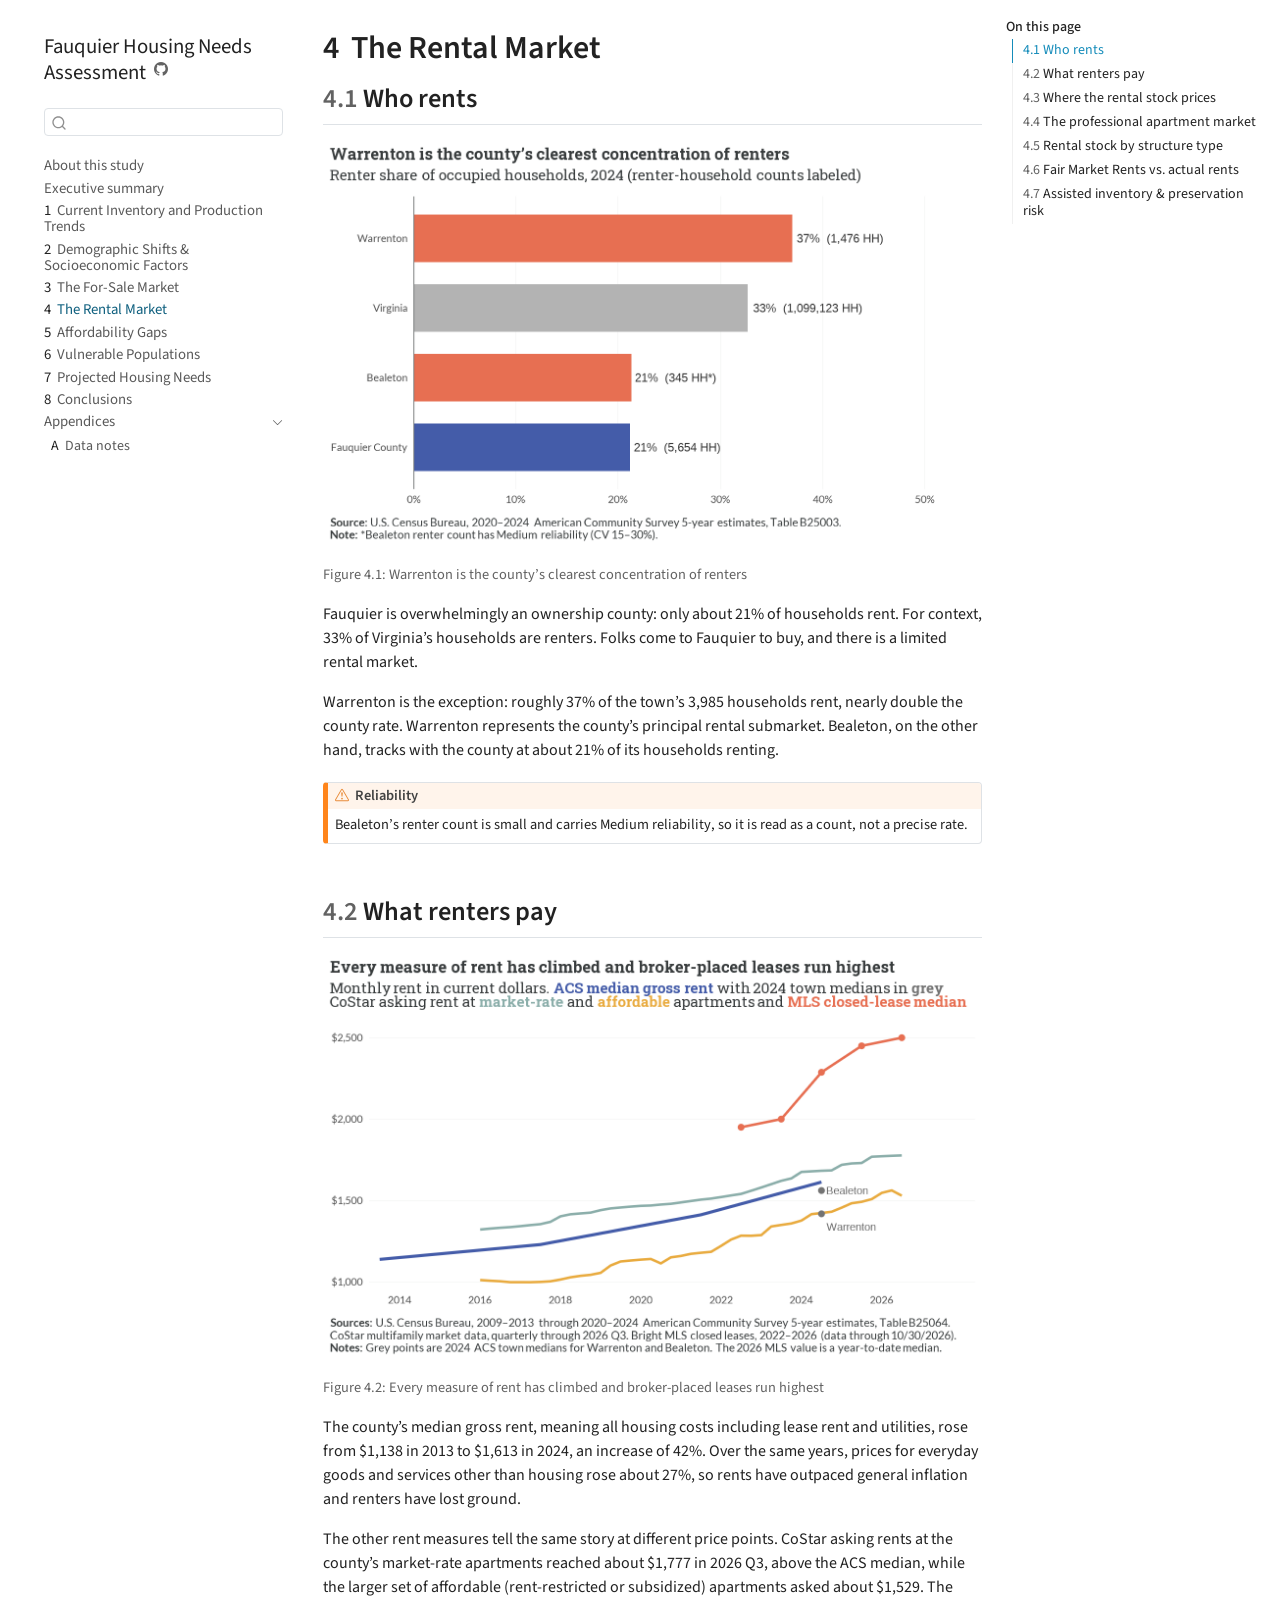
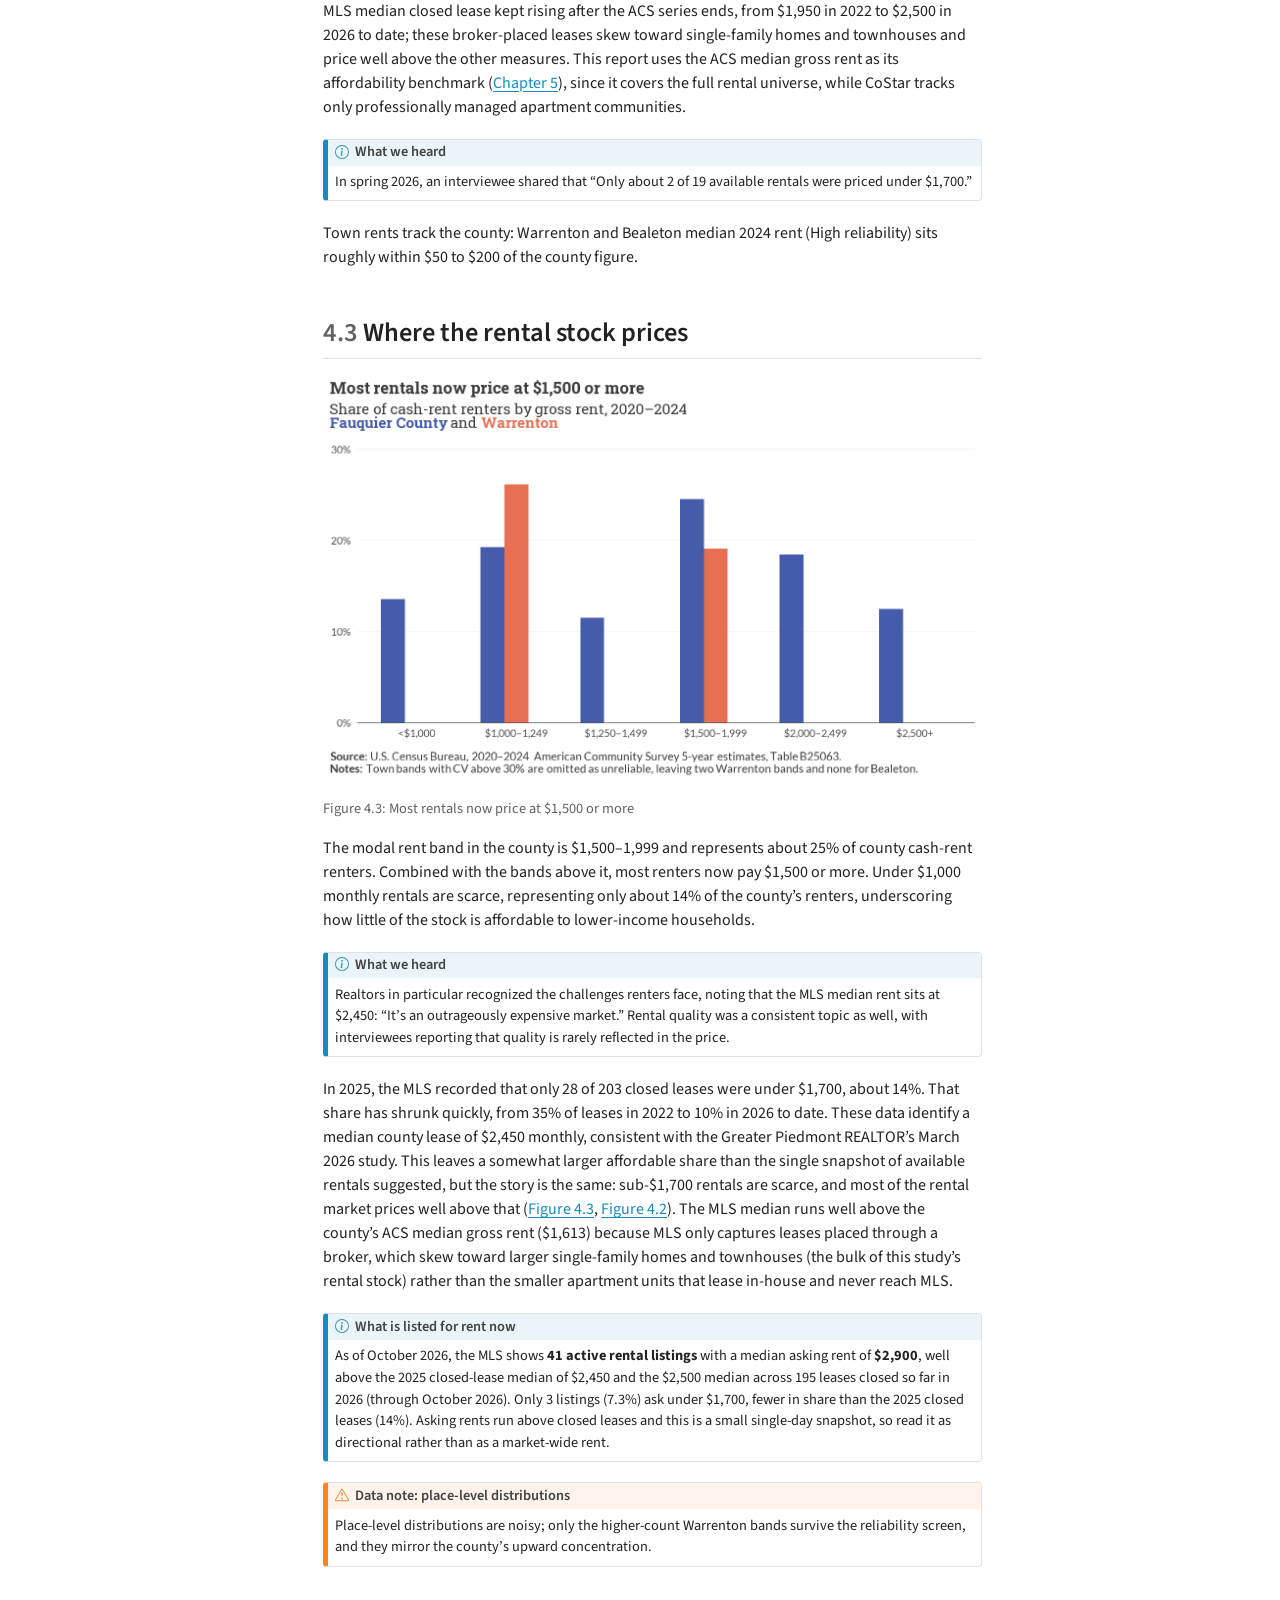
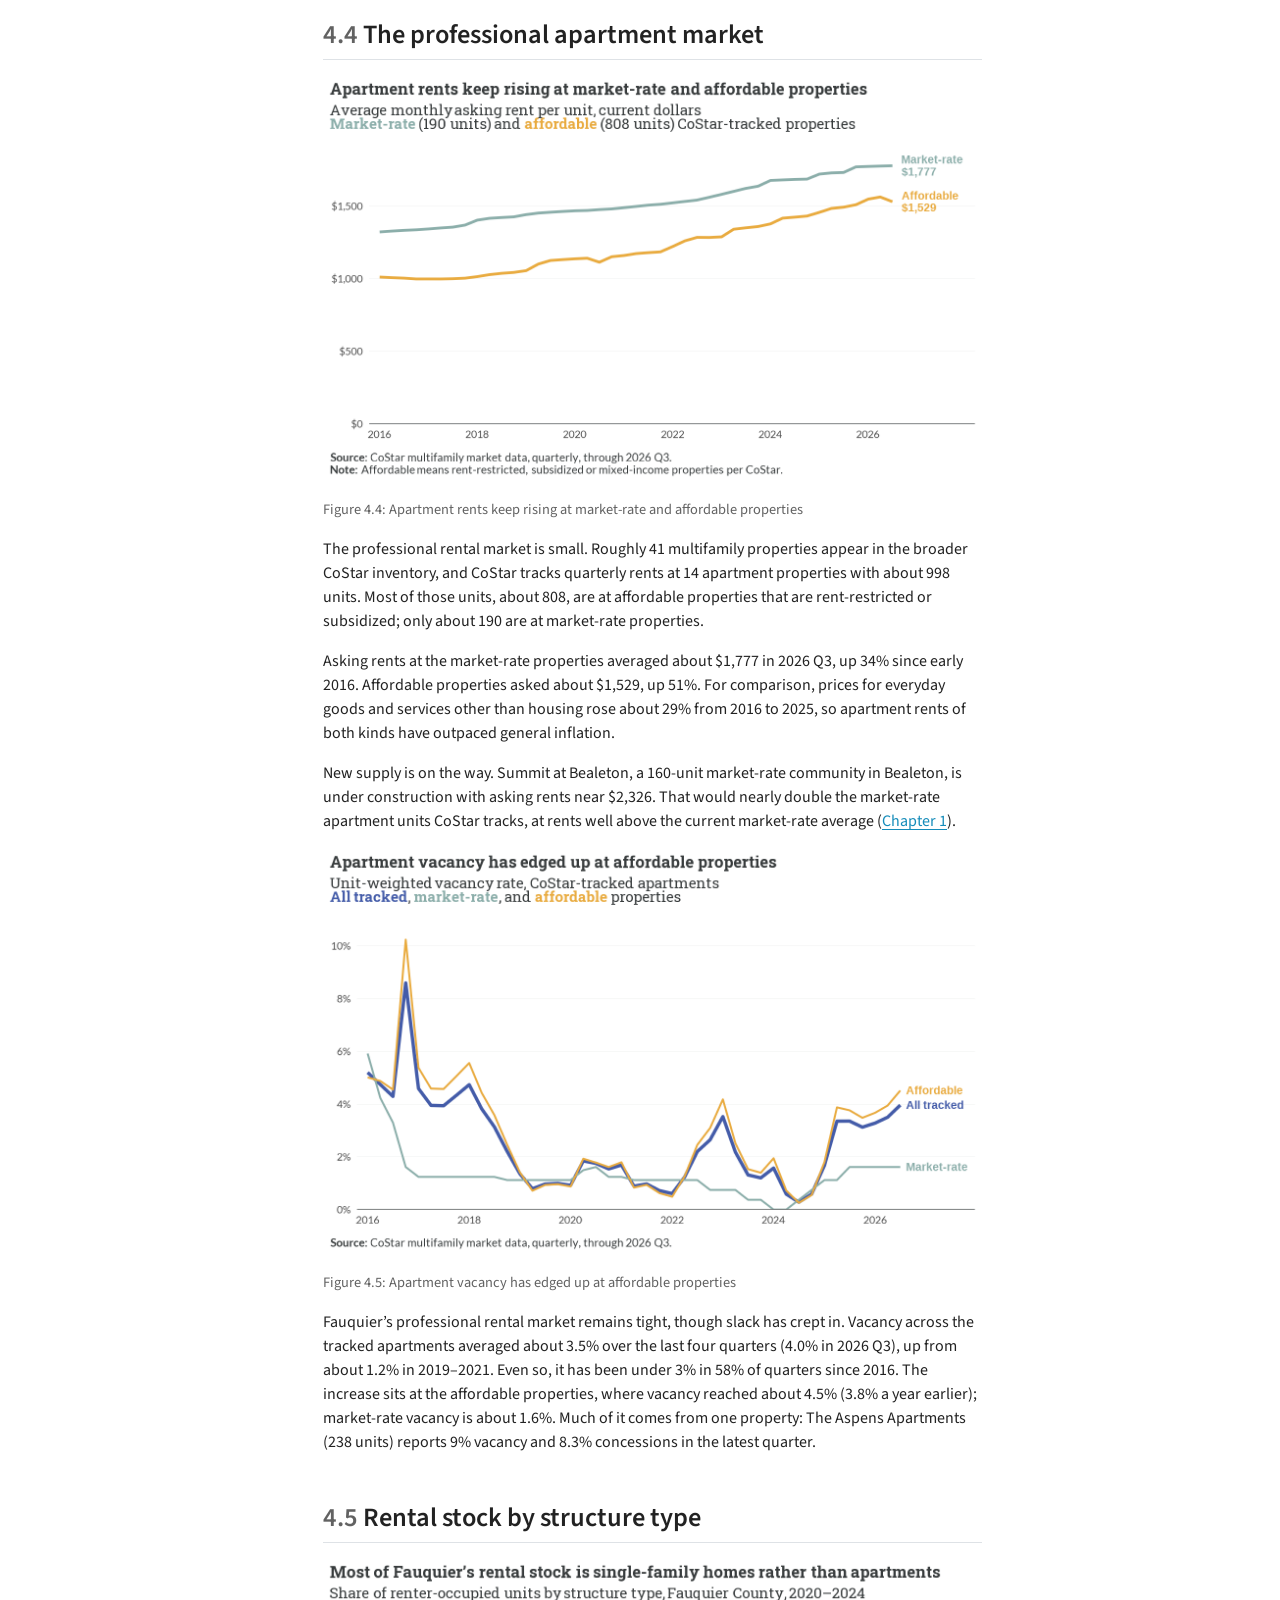
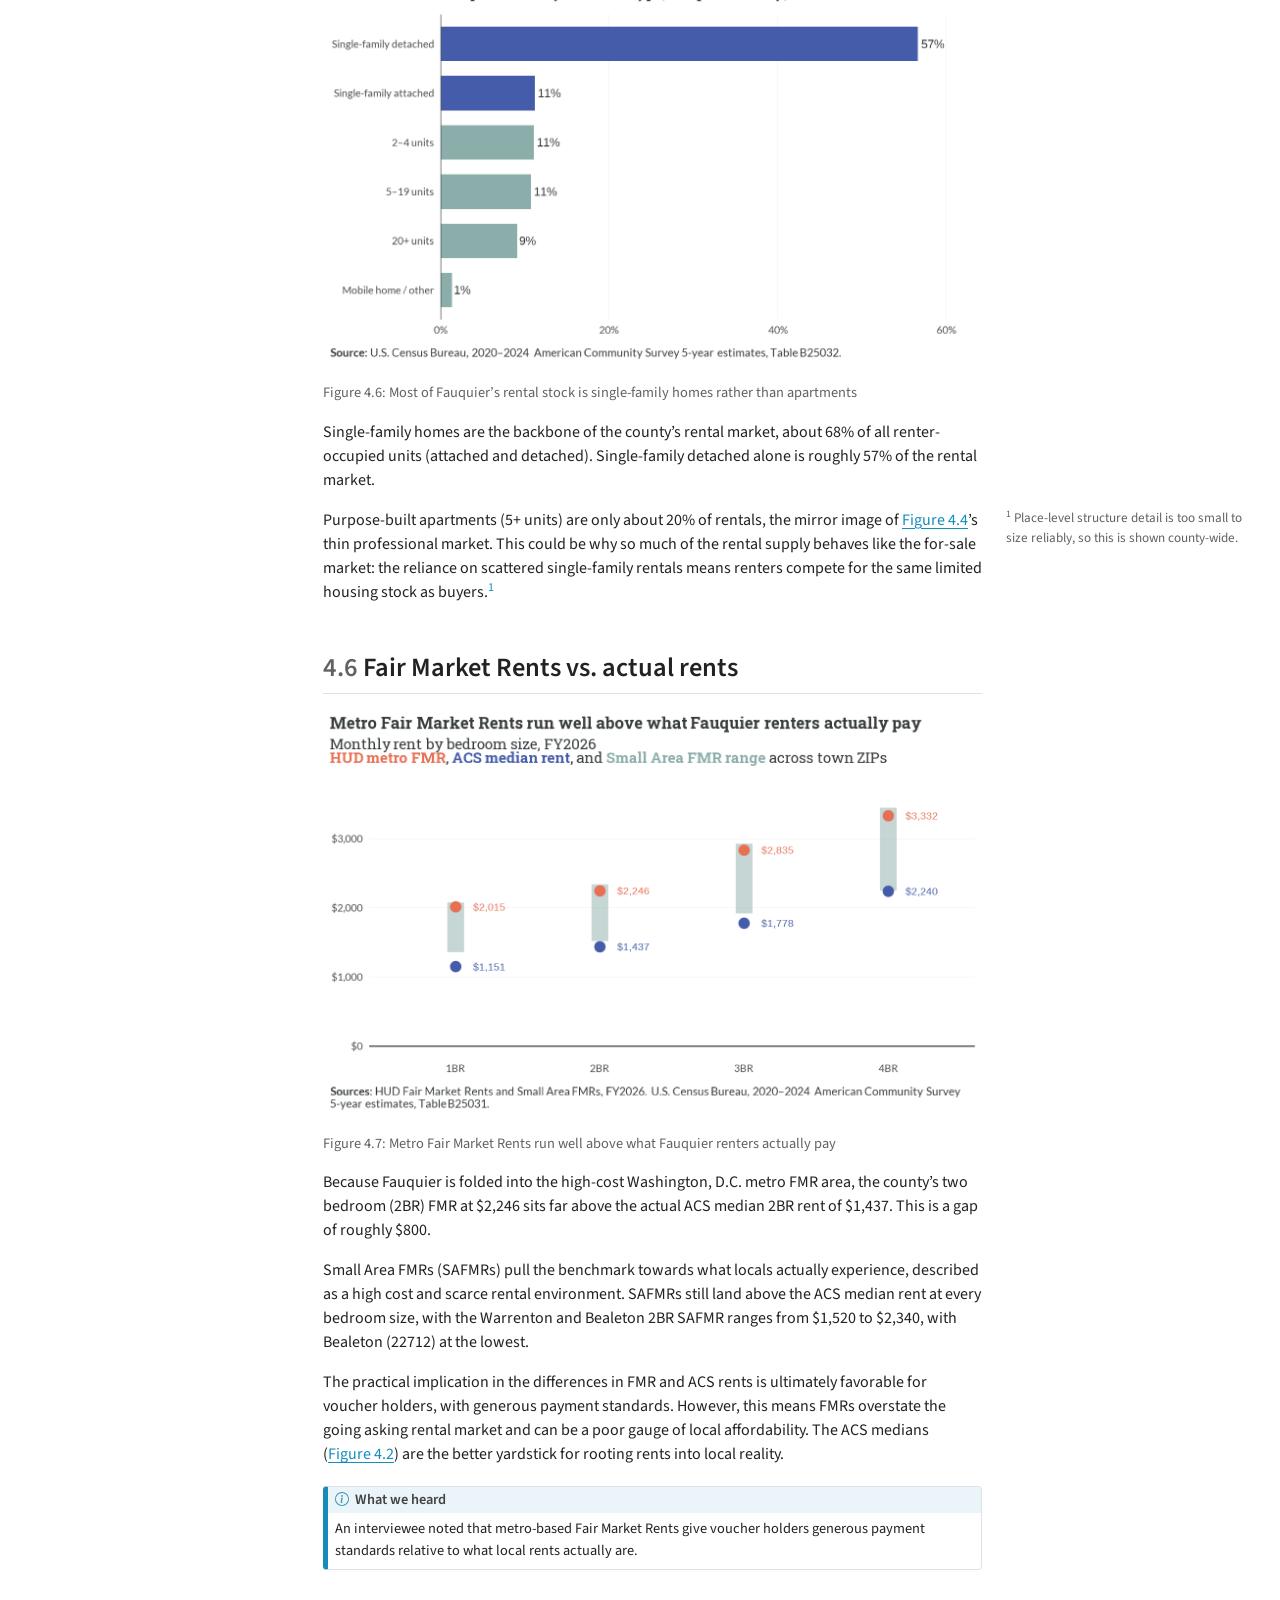
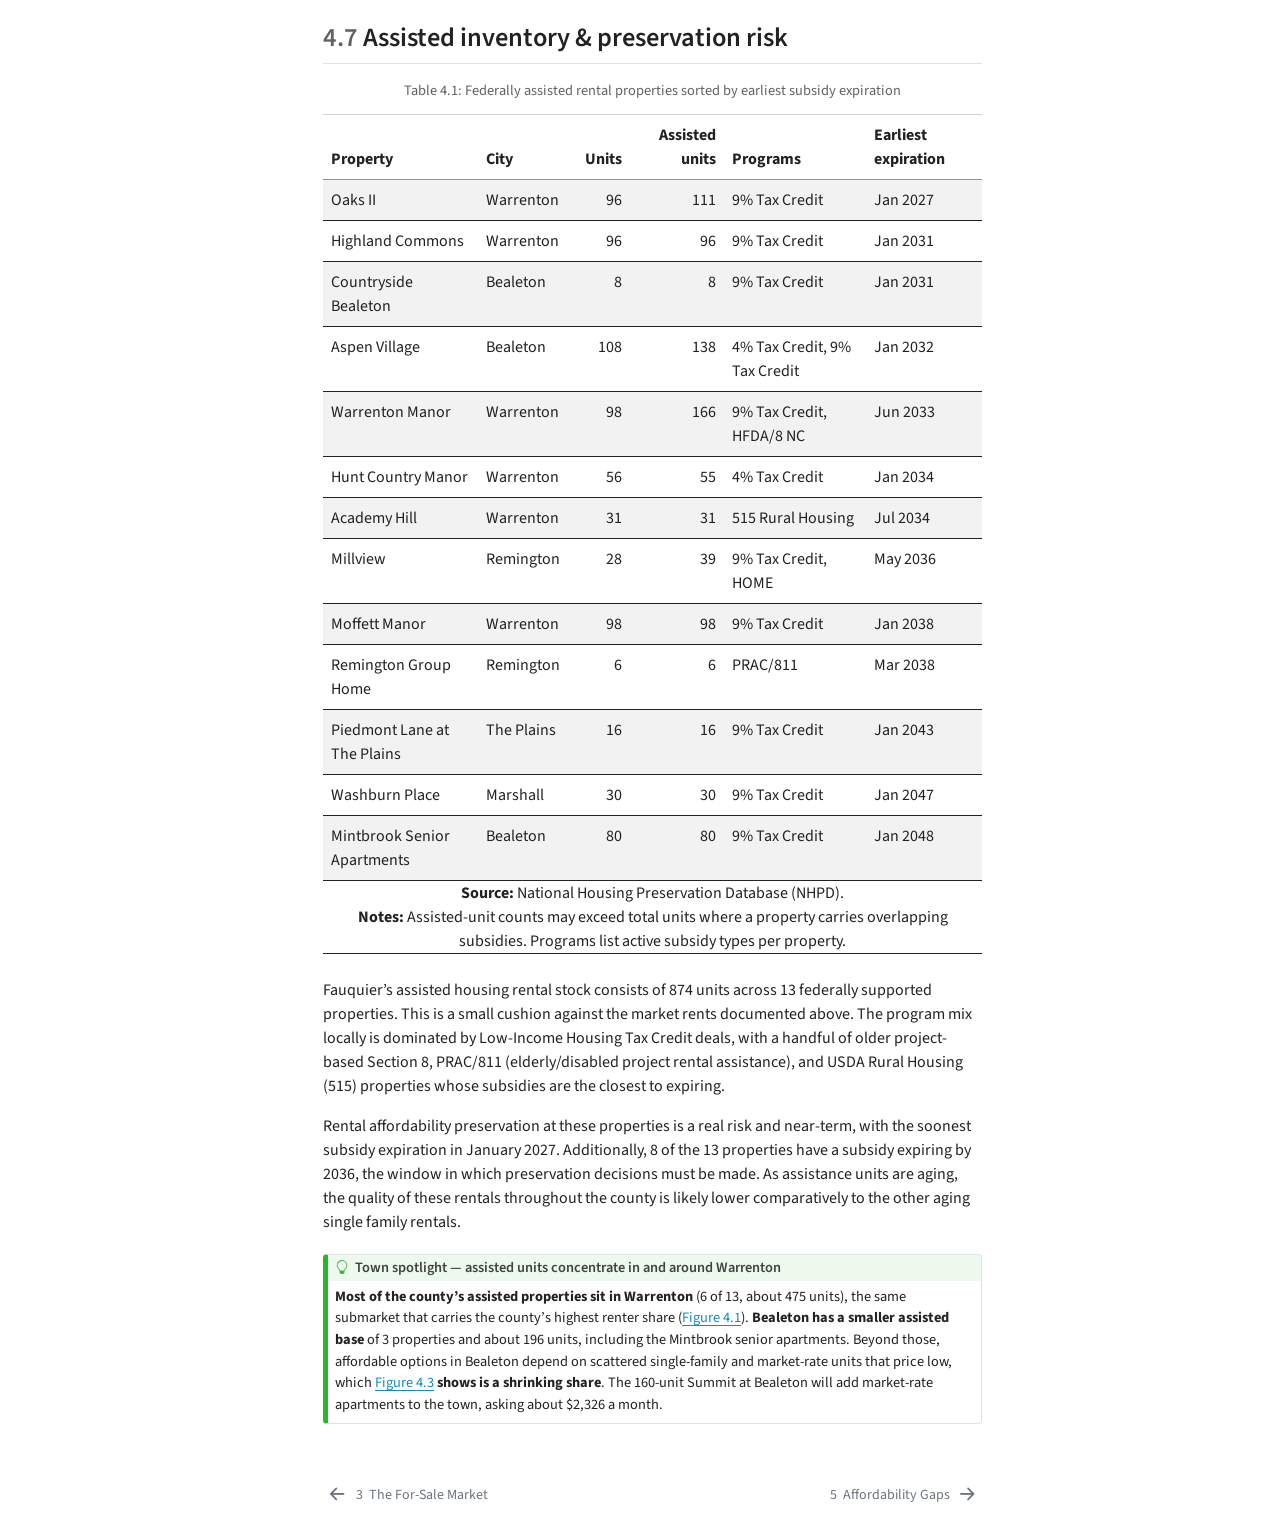
<file: docs/market-rental.html>
<!DOCTYPE html>
<html xmlns="http://www.w3.org/1999/xhtml" lang="en" xml:lang="en"><head>

<meta charset="utf-8">
<meta name="generator" content="quarto-1.10.19">

<meta name="viewport" content="width=device-width, initial-scale=1.0, user-scalable=yes">


<title>4&nbsp; The Rental Market – Fauquier Housing Needs Assessment</title>
<style>
/* Default styles provided by pandoc.
** See https://pandoc.org/MANUAL.html#variables-for-html for config info.
*/
span.smallcaps{font-variant: small-caps;}
div.columns{display: flex; gap: 1.5em;}
div.column{flex: auto;}
@media screen {
div.columns{gap: min(4vw, 1.5em);}
div.column{overflow-x: auto;}
}
div.hanging-indent{margin-left: 1.5em; text-indent: -1.5em;}
ul.task-list{list-style: none;}
ul.task-list li input[type="checkbox"] {
  width: 0.8em;
  margin: 0 0.8em 0.2em -1em; /* quarto-specific, see https://github.com/quarto-dev/quarto-cli/issues/4556 */ 
  vertical-align: middle;
}
</style>


<script src="site_libs/quarto-nav/quarto-nav.js"></script>
<script src="site_libs/quarto-nav/headroom.min.js"></script>
<script src="site_libs/clipboard/clipboard.min.js"></script>
<script src="site_libs/quarto-search/autocomplete.umd.js"></script>
<script src="site_libs/quarto-search/fuse.min.js"></script>
<script src="site_libs/quarto-search/quarto-search.js"></script>
<meta name="quarto:offset" content="./">
<link href="./gaps.html" rel="next">
<link href="./market-ownership.html" rel="prev">
<script src="site_libs/quarto-html/quarto.js" type="module"></script>
<script src="site_libs/quarto-html/tabsets/tabsets.js" type="module"></script>
<script src="site_libs/quarto-html/popper.min.js"></script>
<script src="site_libs/quarto-html/tippy.umd.min.js"></script>
<script src="site_libs/quarto-html/anchor.min.js"></script>
<link href="site_libs/quarto-html/tippy.css" rel="stylesheet">
<link href="site_libs/quarto-html/quarto-syntax-highlighting-bf27225e3a48a9273f3daa8f8e829971.css" rel="stylesheet" id="quarto-text-highlighting-styles">
<script src="site_libs/bootstrap/bootstrap.min.js"></script>
<link href="site_libs/bootstrap/bootstrap-icons.css" rel="stylesheet">
<link href="site_libs/bootstrap/bootstrap-f69b7edfa307575e8b8db3725626b858.min.css" rel="stylesheet" append-hash="true" id="quarto-bootstrap" data-mode="light">
<script id="quarto-search-options" type="application/json">{
  "location": "sidebar",
  "copy-button": false,
  "collapse-after": 3,
  "panel-placement": "start",
  "type": "textbox",
  "limit": 50,
  "keyboard-shortcut": [
    "f",
    "/",
    "s"
  ],
  "show-item-context": false,
  "language": {
    "search-no-results-text": "No results",
    "search-matching-documents-text": "matching documents",
    "search-copy-link-title": "Copy link to search",
    "search-hide-matches-text": "Hide additional matches",
    "search-more-match-text": "more match in this document",
    "search-more-matches-text": "more matches in this document",
    "search-clear-button-title": "Clear",
    "search-text-placeholder": "",
    "search-detached-cancel-button-title": "Cancel",
    "search-submit-button-title": "Submit",
    "search-label": "Search"
  }
}</script>
<script src="site_libs/kePrint-0.0.1/kePrint.js"></script>

<link href="site_libs/lightable-0.0.1/lightable.css" rel="stylesheet">



</head>

<body class="nav-sidebar floating slimcontent quarto-light">

<div id="quarto-search-results"></div>
  <header id="quarto-header" class="headroom fixed-top">
  <nav class="quarto-secondary-nav">
    <div class="container-fluid d-flex">
      <button type="button" class="quarto-btn-toggle btn" data-bs-toggle="collapse" role="button" data-bs-target=".quarto-sidebar-collapse-item" aria-controls="quarto-sidebar" aria-expanded="false" aria-label="Toggle sidebar navigation" onclick="if (window.quartoToggleHeadroom) { window.quartoToggleHeadroom(); }">
        <i class="bi bi-layout-text-sidebar-reverse"></i>
      </button>
        <nav class="quarto-page-breadcrumbs" aria-label="breadcrumb"><ol class="breadcrumb"><li class="breadcrumb-item"><a href="./market-rental.html"><span class="chapter-number">4</span>&nbsp; <span class="chapter-title">The Rental Market</span></a></li></ol></nav>
        <a class="flex-grow-1" role="navigation" data-bs-toggle="collapse" data-bs-target=".quarto-sidebar-collapse-item" aria-controls="quarto-sidebar" aria-expanded="false" aria-label="Toggle sidebar navigation" onclick="if (window.quartoToggleHeadroom) { window.quartoToggleHeadroom(); }">      
        </a>
      <button type="button" class="btn quarto-search-button" aria-label="Search" onclick="window.quartoOpenSearch();">
        <i class="bi bi-search"></i>
      </button>
    </div>
  </nav>
</header>
<!-- content -->
<div id="quarto-content" class="quarto-container page-columns page-rows-contents page-layout-article">
<!-- sidebar -->
  <nav id="quarto-sidebar" class="sidebar collapse collapse-horizontal quarto-sidebar-collapse-item sidebar-navigation floating overflow-auto">
    <div class="pt-lg-2 mt-2 text-left sidebar-header">
    <div class="sidebar-title mb-0 py-0">
      <a href="./">Fauquier Housing Needs Assessment</a> 
        <div class="sidebar-tools-main">
    <a href="https://github.com/hdadvisors/fhfh" title="Source Code" class="quarto-navigation-tool px-1" aria-label="Source Code"><i class="bi bi-github"></i></a>
</div>
    </div>
      </div>
        <div class="mt-2 flex-shrink-0 align-items-center">
        <div class="sidebar-search">
        <div id="quarto-search" class="" title="Search"></div>
        </div>
        </div>
    <div class="sidebar-menu-container"> 
    <ul class="list-unstyled mt-1">
        <li class="sidebar-item">
  <div class="sidebar-item-container"> 
  <a href="./index.html" class="sidebar-item-text sidebar-link">
 <span class="menu-text">About this study</span></a>
  </div>
</li>
        <li class="sidebar-item">
  <div class="sidebar-item-container"> 
  <a href="./exec-sum.html" class="sidebar-item-text sidebar-link">
 <span class="menu-text">Executive summary</span></a>
  </div>
</li>
        <li class="sidebar-item">
  <div class="sidebar-item-container"> 
  <a href="./inventory.html" class="sidebar-item-text sidebar-link">
 <span class="menu-text"><span class="chapter-number">1</span>&nbsp; <span class="chapter-title">Current Inventory and Production Trends</span></span></a>
  </div>
</li>
        <li class="sidebar-item">
  <div class="sidebar-item-container"> 
  <a href="./demographics.html" class="sidebar-item-text sidebar-link">
 <span class="menu-text"><span class="chapter-number">2</span>&nbsp; <span class="chapter-title">Demographic Shifts &amp; Socioeconomic Factors</span></span></a>
  </div>
</li>
        <li class="sidebar-item">
  <div class="sidebar-item-container"> 
  <a href="./market-ownership.html" class="sidebar-item-text sidebar-link">
 <span class="menu-text"><span class="chapter-number">3</span>&nbsp; <span class="chapter-title">The For-Sale Market</span></span></a>
  </div>
</li>
        <li class="sidebar-item">
  <div class="sidebar-item-container"> 
  <a href="./market-rental.html" class="sidebar-item-text sidebar-link active">
 <span class="menu-text"><span class="chapter-number">4</span>&nbsp; <span class="chapter-title">The Rental Market</span></span></a>
  </div>
</li>
        <li class="sidebar-item">
  <div class="sidebar-item-container"> 
  <a href="./gaps.html" class="sidebar-item-text sidebar-link">
 <span class="menu-text"><span class="chapter-number">5</span>&nbsp; <span class="chapter-title">Affordability Gaps</span></span></a>
  </div>
</li>
        <li class="sidebar-item">
  <div class="sidebar-item-container"> 
  <a href="./populations.html" class="sidebar-item-text sidebar-link">
 <span class="menu-text"><span class="chapter-number">6</span>&nbsp; <span class="chapter-title">Vulnerable Populations</span></span></a>
  </div>
</li>
        <li class="sidebar-item">
  <div class="sidebar-item-container"> 
  <a href="./projections.html" class="sidebar-item-text sidebar-link">
 <span class="menu-text"><span class="chapter-number">7</span>&nbsp; <span class="chapter-title">Projected Housing Needs</span></span></a>
  </div>
</li>
        <li class="sidebar-item">
  <div class="sidebar-item-container"> 
  <a href="./conclusions.html" class="sidebar-item-text sidebar-link">
 <span class="menu-text"><span class="chapter-number">8</span>&nbsp; <span class="chapter-title">Conclusions</span></span></a>
  </div>
</li>
        <li class="sidebar-item sidebar-item-section">
      <div class="sidebar-item-container"> 
            <a class="sidebar-item-text sidebar-link text-start" data-bs-toggle="collapse" data-bs-target="#quarto-sidebar-section-1" role="navigation" aria-expanded="true">
 <span class="menu-text">Appendices</span></a>
          <a class="sidebar-item-toggle text-start" data-bs-toggle="collapse" data-bs-target="#quarto-sidebar-section-1" role="navigation" aria-expanded="true" aria-label="Toggle section">
            <i class="bi bi-chevron-right ms-2"></i>
          </a> 
      </div>
      <ul id="quarto-sidebar-section-1" class="collapse list-unstyled sidebar-section depth1 show">  
          <li class="sidebar-item">
  <div class="sidebar-item-container"> 
  <a href="./data-notes.html" class="sidebar-item-text sidebar-link">
 <span class="menu-text"><span class="chapter-number">A</span>&nbsp; <span class="chapter-title">Data notes</span></span></a>
  </div>
</li>
      </ul>
  </li>
    </ul>
    </div>
</nav>
<div id="quarto-sidebar-glass" class="quarto-sidebar-collapse-item" data-bs-toggle="collapse" data-bs-target=".quarto-sidebar-collapse-item"></div>
<!-- margin-sidebar -->
    <div id="quarto-margin-sidebar" class="sidebar margin-sidebar">
        <nav id="TOC" role="doc-toc" class="toc-active">
    <h2 id="toc-title">On this page</h2>
   
  <ul>
  <li><a href="#who-rents" id="toc-who-rents" class="nav-link active" data-scroll-target="#who-rents"><span class="header-section-number">4.1</span> Who rents</a></li>
  <li><a href="#what-renters-pay" id="toc-what-renters-pay" class="nav-link" data-scroll-target="#what-renters-pay"><span class="header-section-number">4.2</span> What renters pay</a></li>
  <li><a href="#where-the-rental-stock-prices" id="toc-where-the-rental-stock-prices" class="nav-link" data-scroll-target="#where-the-rental-stock-prices"><span class="header-section-number">4.3</span> Where the rental stock prices</a></li>
  <li><a href="#the-professional-apartment-market" id="toc-the-professional-apartment-market" class="nav-link" data-scroll-target="#the-professional-apartment-market"><span class="header-section-number">4.4</span> The professional apartment market</a></li>
  <li><a href="#rental-stock-by-structure-type" id="toc-rental-stock-by-structure-type" class="nav-link" data-scroll-target="#rental-stock-by-structure-type"><span class="header-section-number">4.5</span> Rental stock by structure type</a></li>
  <li><a href="#fair-market-rents-vs.-actual-rents" id="toc-fair-market-rents-vs.-actual-rents" class="nav-link" data-scroll-target="#fair-market-rents-vs.-actual-rents"><span class="header-section-number">4.6</span> Fair Market Rents vs.&nbsp;actual rents</a></li>
  <li><a href="#assisted-inventory-preservation-risk" id="toc-assisted-inventory-preservation-risk" class="nav-link" data-scroll-target="#assisted-inventory-preservation-risk"><span class="header-section-number">4.7</span> Assisted inventory &amp; preservation risk</a></li>
  </ul>
</nav>
    </div>
<!-- main -->
<main class="content page-columns page-full" id="quarto-document-content">

<header id="title-block-header" class="quarto-title-block default">
<div class="quarto-title">
<h1 class="title"><span id="sec-market-rental" class="quarto-section-identifier"><span class="chapter-number">4</span>&nbsp; <span class="chapter-title">The Rental Market</span></span></h1>
</div>



<div class="quarto-title-meta">

    
  
    
  </div>
  


</header>


<!-- Purpose: rental-market dynamics — who rents, what they pay, the professional apartment market, FMRs, and the assisted-inventory preservation picture (PLAN.md §7 Ch 3b).
     Narrative: prose migrated from the team Google Doc draft (Oct 2026); numbers audited against the data. -->
<section id="who-rents" class="level2" data-number="4.1">
<h2 data-number="4.1" class="anchored" data-anchor-id="who-rents"><span class="header-section-number">4.1</span> Who rents</h2>
<div class="cell" data-layout-align="left">
<div class="cell-output-display">
<div id="fig-renter-share" class="quarto-float quarto-figure quarto-figure-left anchored" alt="Horizontal bar chart of the renter share of occupied households in 2024 for Warrenton, Fauquier County, Bealeton, and Virginia. Warrenton is about 37% renter, well above Fauquier County and Bealeton at roughly 21% each; Virginia sits at about 33%. Renter household counts are labeled on each bar." data-fig-align="left">
<figure class="quarto-float quarto-float-fig figure">
<div aria-describedby="fig-renter-share-caption-0ceaefa1-69ba-4598-a22c-09a6ac19f8ca">
<img src="market-rental_files/figure-html/fig-renter-share-1.png" class="img-fluid quarto-figure quarto-figure-left figure-img" style="width:100.0%" alt="Horizontal bar chart of the renter share of occupied households in 2024 for Warrenton, Fauquier County, Bealeton, and Virginia. Warrenton is about 37% renter, well above Fauquier County and Bealeton at roughly 21% each; Virginia sits at about 33%. Renter household counts are labeled on each bar.">
</div>
<figcaption class="quarto-float-caption-bottom quarto-float-caption quarto-float-fig" id="fig-renter-share-caption-0ceaefa1-69ba-4598-a22c-09a6ac19f8ca">
Figure&nbsp;4.1: Warrenton is the county’s clearest concentration of renters
</figcaption>
</figure>
</div>
</div>
</div>
<p>Fauquier is overwhelmingly an ownership county: only about 21% of households rent. For context, 33% of Virginia’s households are renters. Folks come to Fauquier to buy, and there is a limited rental market.</p>
<p>Warrenton is the exception: roughly 37% of the town’s 3,985 households rent, nearly double the county rate. Warrenton represents the county’s principal rental submarket. Bealeton, on the other hand, tracks with the county at about 21% of its households renting.</p>
<div class="callout callout-style-default callout-warning callout-titled">
<div class="callout-header d-flex align-content-center">
<div class="callout-icon-container">
<i class="callout-icon"></i>
</div>
<div class="callout-title-container flex-fill">
<span class="screen-reader-only">Warning</span>Reliability
</div>
</div>
<div class="callout-body-container callout-body">
<p>Bealeton’s renter count is small and carries Medium reliability, so it is read as a count, not a precise rate.</p>
</div>
</div>
</section>
<section id="what-renters-pay" class="level2" data-number="4.2">
<h2 data-number="4.2" class="anchored" data-anchor-id="what-renters-pay"><span class="header-section-number">4.2</span> What renters pay</h2>
<div class="cell" data-layout-align="left">
<div class="cell-output-display">
<div id="fig-rent-trend" class="quarto-float quarto-figure quarto-figure-left anchored" alt="Line chart of Fauquier County rents in current dollars. The ACS median gross rent rises from about $1,138 in 2013 to $1,613 in 2024. CoStar asking rents, quarterly from 2016, climb at market-rate apartments to about $1,777 and at affordable (rent-restricted or subsidized) apartments to about $1,529. The MLS median closed lease, mostly single-family homes and townhouses, runs highest, rising from $1,950 in 2022 to $2,500 in 2026 to date. Grey points mark the 2024 ACS medians for Warrenton and Bealeton, both near the county ACS value." data-fig-align="left">
<figure class="quarto-float quarto-float-fig figure">
<div aria-describedby="fig-rent-trend-caption-0ceaefa1-69ba-4598-a22c-09a6ac19f8ca">
<img src="market-rental_files/figure-html/fig-rent-trend-1.png" class="img-fluid quarto-figure quarto-figure-left figure-img" style="width:100.0%" alt="Line chart of Fauquier County rents in current dollars. The ACS median gross rent rises from about $1,138 in 2013 to $1,613 in 2024. CoStar asking rents, quarterly from 2016, climb at market-rate apartments to about $1,777 and at affordable (rent-restricted or subsidized) apartments to about $1,529. The MLS median closed lease, mostly single-family homes and townhouses, runs highest, rising from $1,950 in 2022 to $2,500 in 2026 to date. Grey points mark the 2024 ACS medians for Warrenton and Bealeton, both near the county ACS value.">
</div>
<figcaption class="quarto-float-caption-bottom quarto-float-caption quarto-float-fig" id="fig-rent-trend-caption-0ceaefa1-69ba-4598-a22c-09a6ac19f8ca">
Figure&nbsp;4.2: Every measure of rent has climbed and broker-placed leases run highest
</figcaption>
</figure>
</div>
</div>
</div>
<p>The county’s median gross rent, meaning all housing costs including lease rent and utilities, rose from $1,138 in 2013 to $1,613 in 2024, an increase of 42%. Over the same years, prices for everyday goods and services other than housing rose about 27%, so rents have outpaced general inflation and renters have lost ground.</p>
<p>The other rent measures tell the same story at different price points. CoStar asking rents at the county’s market-rate apartments reached about $1,777 in 2026 Q3, above the ACS median, while the larger set of affordable (rent-restricted or subsidized) apartments asked about $1,529. The MLS median closed lease kept rising after the ACS series ends, from $1,950 in 2022 to $2,500 in 2026 to date; these broker-placed leases skew toward single-family homes and townhouses and price well above the other measures. This report uses the ACS median gross rent as its affordability benchmark (<a href="gaps.html" class="quarto-xref"><span>Chapter 5</span></a>), since it covers the full rental universe, while CoStar tracks only professionally managed apartment communities.</p>
<div class="callout callout-style-default callout-note callout-titled" title="What we heard">
<div class="callout-header d-flex align-content-center">
<div class="callout-icon-container">
<i class="callout-icon"></i>
</div>
<div class="callout-title-container flex-fill">
<span class="screen-reader-only">Note</span>What we heard
</div>
</div>
<div class="callout-body-container callout-body">
<p>In spring 2026, an interviewee shared that “Only about 2 of 19 available rentals were priced under $1,700.”</p>
</div>
</div>
<p>Town rents track the county: Warrenton and Bealeton median 2024 rent (High reliability) sits roughly within $50 to $200 of the county figure.</p>
</section>
<section id="where-the-rental-stock-prices" class="level2" data-number="4.3">
<h2 data-number="4.3" class="anchored" data-anchor-id="where-the-rental-stock-prices"><span class="header-section-number">4.3</span> Where the rental stock prices</h2>
<div class="cell" data-layout-align="left">
<div class="cell-output-display">
<div id="fig-rent-distribution" class="quarto-float quarto-figure quarto-figure-left anchored" alt="Grouped bar chart of the gross rent distribution for cash-rent renters across six rent bands, 2020–2024. Fauquier County shares are spread across the bands: the $1,500–1,999 band is the largest at about 25%, followed by $1,000–1,249 and $2,000–2,499 at roughly 19% each, and the three bands at $1,500 or more together hold about 55% of renters. Only two Warrenton bands are reliable enough to plot, $1,000–1,249 at about 26% and $1,500–1,999 at about 19%. Bealeton has no reliable bands and is omitted." data-fig-align="left">
<figure class="quarto-float quarto-float-fig figure">
<div aria-describedby="fig-rent-distribution-caption-0ceaefa1-69ba-4598-a22c-09a6ac19f8ca">
<img src="market-rental_files/figure-html/fig-rent-distribution-1.png" class="img-fluid quarto-figure quarto-figure-left figure-img" style="width:100.0%" alt="Grouped bar chart of the gross rent distribution for cash-rent renters across six rent bands, 2020–2024. Fauquier County shares are spread across the bands: the $1,500–1,999 band is the largest at about 25%, followed by $1,000–1,249 and $2,000–2,499 at roughly 19% each, and the three bands at $1,500 or more together hold about 55% of renters. Only two Warrenton bands are reliable enough to plot, $1,000–1,249 at about 26% and $1,500–1,999 at about 19%. Bealeton has no reliable bands and is omitted.">
</div>
<figcaption class="quarto-float-caption-bottom quarto-float-caption quarto-float-fig" id="fig-rent-distribution-caption-0ceaefa1-69ba-4598-a22c-09a6ac19f8ca">
Figure&nbsp;4.3: Most rentals now price at $1,500 or more
</figcaption>
</figure>
</div>
</div>
</div>
<p>The modal rent band in the county is $1,500–1,999 and represents about 25% of county cash-rent renters. Combined with the bands above it, most renters now pay $1,500 or more. Under $1,000 monthly rentals are scarce, representing only about 14% of the county’s renters, underscoring how little of the stock is affordable to lower-income households.</p>
<div class="callout callout-style-default callout-note callout-titled" title="What we heard">
<div class="callout-header d-flex align-content-center">
<div class="callout-icon-container">
<i class="callout-icon"></i>
</div>
<div class="callout-title-container flex-fill">
<span class="screen-reader-only">Note</span>What we heard
</div>
</div>
<div class="callout-body-container callout-body">
<p>Realtors in particular recognized the challenges renters face, noting that the MLS median rent sits at $2,450: “It’s an outrageously expensive market.” Rental quality was a consistent topic as well, with interviewees reporting that quality is rarely reflected in the price.</p>
</div>
</div>
<p>In 2025, the MLS recorded that only 28 of 203 closed leases were under $1,700, about 14%. That share has shrunk quickly, from 35% of leases in 2022 to 10% in 2026 to date. These data identify a median county lease of $2,450 monthly, consistent with the Greater Piedmont REALTOR’s March 2026 study. This leaves a somewhat larger affordable share than the single snapshot of available rentals suggested, but the story is the same: sub-$1,700 rentals are scarce, and most of the rental market prices well above that (<a href="#fig-rent-distribution" class="quarto-xref">Figure&nbsp;<span>4.3</span></a>, <a href="#fig-rent-trend" class="quarto-xref">Figure&nbsp;<span>4.2</span></a>). The MLS median runs well above the county’s ACS median gross rent ($1,613) because MLS only captures leases placed through a broker, which skew toward larger single-family homes and townhouses (the bulk of this study’s rental stock) rather than the smaller apartment units that lease in-house and never reach MLS.</p>
<div class="callout callout-style-default callout-note callout-titled">
<div class="callout-header d-flex align-content-center">
<div class="callout-icon-container">
<i class="callout-icon"></i>
</div>
<div class="callout-title-container flex-fill">
<span class="screen-reader-only">Note</span>What is listed for rent now
</div>
</div>
<div class="callout-body-container callout-body">
<p>As of October 2026, the MLS shows <strong>41 active rental listings</strong> with a median asking rent of <strong>$2,900</strong>, well above the 2025 closed-lease median of $2,450 and the $2,500 median across 195 leases closed so far in 2026 (through October 2026). Only 3 listings (7.3%) ask under $1,700, fewer in share than the 2025 closed leases (14%). Asking rents run above closed leases and this is a small single-day snapshot, so read it as directional rather than as a market-wide rent.</p>
</div>
</div>
<div class="callout callout-style-default callout-warning callout-titled">
<div class="callout-header d-flex align-content-center">
<div class="callout-icon-container">
<i class="callout-icon"></i>
</div>
<div class="callout-title-container flex-fill">
<span class="screen-reader-only">Warning</span>Data note: place-level distributions
</div>
</div>
<div class="callout-body-container callout-body">
<p>Place-level distributions are noisy; only the higher-count Warrenton bands survive the reliability screen, and they mirror the county’s upward concentration.</p>
</div>
</div>
</section>
<section id="the-professional-apartment-market" class="level2" data-number="4.4">
<h2 data-number="4.4" class="anchored" data-anchor-id="the-professional-apartment-market"><span class="header-section-number">4.4</span> The professional apartment market</h2>
<div class="cell" data-layout-align="left">
<div class="cell-output-display">
<div id="fig-costar" class="quarto-float quarto-figure quarto-figure-left anchored" alt="Line chart of quarterly CoStar asking rent per unit in current dollars, Fauquier County, 2016 through 2026 Q3, split by property type. Market-rate apartments rise from about $1,321 to about $1,777; affordable (rent-restricted or subsidized) apartments rise from about $1,011 to about $1,529, dipping slightly in the latest quarter." data-fig-align="left">
<figure class="quarto-float quarto-float-fig figure">
<div aria-describedby="fig-costar-caption-0ceaefa1-69ba-4598-a22c-09a6ac19f8ca">
<img src="market-rental_files/figure-html/fig-costar-1.png" class="img-fluid quarto-figure quarto-figure-left figure-img" style="width:100.0%" alt="Line chart of quarterly CoStar asking rent per unit in current dollars, Fauquier County, 2016 through 2026 Q3, split by property type. Market-rate apartments rise from about $1,321 to about $1,777; affordable (rent-restricted or subsidized) apartments rise from about $1,011 to about $1,529, dipping slightly in the latest quarter.">
</div>
<figcaption class="quarto-float-caption-bottom quarto-float-caption quarto-float-fig" id="fig-costar-caption-0ceaefa1-69ba-4598-a22c-09a6ac19f8ca">
Figure&nbsp;4.4: Apartment rents keep rising at market-rate and affordable properties
</figcaption>
</figure>
</div>
</div>
</div>
<p>The professional rental market is small. Roughly 41 multifamily properties appear in the broader CoStar inventory, and CoStar tracks quarterly rents at 14 apartment properties with about 998 units. Most of those units, about 808, are at affordable properties that are rent-restricted or subsidized; only about 190 are at market-rate properties.</p>
<p>Asking rents at the market-rate properties averaged about $1,777 in 2026 Q3, up 34% since early 2016. Affordable properties asked about $1,529, up 51%. For comparison, prices for everyday goods and services other than housing rose about 29% from 2016 to 2025, so apartment rents of both kinds have outpaced general inflation.</p>
<p>New supply is on the way. Summit at Bealeton, a 160-unit market-rate community in Bealeton, is under construction with asking rents near $2,326. That would nearly double the market-rate apartment units CoStar tracks, at rents well above the current market-rate average (<a href="inventory.html" class="quarto-xref"><span>Chapter 1</span></a>).</p>
<div class="cell" data-layout-align="left">
<div class="cell-output-display">
<div id="fig-costar-vacancy" class="quarto-float quarto-figure quarto-figure-left anchored" alt="Line chart of quarterly CoStar vacancy rates, Fauquier County, 2016 through 2026 Q3. The overall rate starts near 5% in early 2016, swings as high as about 9% later that year, averages about 1.2% in 2019–2021, and then rises to about 4.0% in the latest quarter. Affordable properties drive the recent increase, reaching about 4.5%, while market-rate properties stay near 1.6%." data-fig-align="left">
<figure class="quarto-float quarto-float-fig figure">
<div aria-describedby="fig-costar-vacancy-caption-0ceaefa1-69ba-4598-a22c-09a6ac19f8ca">
<img src="market-rental_files/figure-html/fig-costar-vacancy-1.png" class="img-fluid quarto-figure quarto-figure-left figure-img" style="width:100.0%" alt="Line chart of quarterly CoStar vacancy rates, Fauquier County, 2016 through 2026 Q3. The overall rate starts near 5% in early 2016, swings as high as about 9% later that year, averages about 1.2% in 2019–2021, and then rises to about 4.0% in the latest quarter. Affordable properties drive the recent increase, reaching about 4.5%, while market-rate properties stay near 1.6%.">
</div>
<figcaption class="quarto-float-caption-bottom quarto-float-caption quarto-float-fig" id="fig-costar-vacancy-caption-0ceaefa1-69ba-4598-a22c-09a6ac19f8ca">
Figure&nbsp;4.5: Apartment vacancy has edged up at affordable properties
</figcaption>
</figure>
</div>
</div>
</div>
<p>Fauquier’s professional rental market remains tight, though slack has crept in. Vacancy across the tracked apartments averaged about 3.5% over the last four quarters (4.0% in 2026 Q3), up from about 1.2% in 2019–2021. Even so, it has been under 3% in 58% of quarters since 2016. The increase sits at the affordable properties, where vacancy reached about 4.5% (3.8% a year earlier); market-rate vacancy is about 1.6%. Much of it comes from one property: The Aspens Apartments (238 units) reports 9% vacancy and 8.3% concessions in the latest quarter.</p>
</section>
<section id="rental-stock-by-structure-type" class="level2 page-columns page-full" data-number="4.5">
<h2 data-number="4.5" class="anchored" data-anchor-id="rental-stock-by-structure-type"><span class="header-section-number">4.5</span> Rental stock by structure type</h2>
<div class="cell" data-layout-align="left">
<div class="cell-output-display">
<div id="fig-rental-structure" class="quarto-float quarto-figure quarto-figure-left anchored" alt="Horizontal bar chart of Fauquier County's renter-occupied housing units by structure type. Single-family detached homes are the largest share at about 57% of rentals, followed by 20-plus-unit buildings and 5-to-19-unit buildings; single-family detached and attached together make up roughly two-thirds of the rental stock." data-fig-align="left">
<figure class="quarto-float quarto-float-fig figure">
<div aria-describedby="fig-rental-structure-caption-0ceaefa1-69ba-4598-a22c-09a6ac19f8ca">
<img src="market-rental_files/figure-html/fig-rental-structure-1.png" class="img-fluid quarto-figure quarto-figure-left figure-img" style="width:100.0%" alt="Horizontal bar chart of Fauquier County's renter-occupied housing units by structure type. Single-family detached homes are the largest share at about 57% of rentals, followed by 20-plus-unit buildings and 5-to-19-unit buildings; single-family detached and attached together make up roughly two-thirds of the rental stock.">
</div>
<figcaption class="quarto-float-caption-bottom quarto-float-caption quarto-float-fig" id="fig-rental-structure-caption-0ceaefa1-69ba-4598-a22c-09a6ac19f8ca">
Figure&nbsp;4.6: Most of Fauquier’s rental stock is single-family homes rather than apartments
</figcaption>
</figure>
</div>
</div>
</div>
<p>Single-family homes are the backbone of the county’s rental market, about 68% of all renter-occupied units (attached and detached). Single-family detached alone is roughly 57% of the rental market.</p>
<p>Purpose-built apartments (5+ units) are only about 20% of rentals, the mirror image of <a href="#fig-costar" class="quarto-xref">Figure&nbsp;<span>4.4</span></a>’s thin professional market. This could be why so much of the rental supply behaves like the for-sale market: the reliance on scattered single-family rentals means renters compete for the same limited housing stock as buyers.<a href="#fn1" class="footnote-ref" id="fnref1" role="doc-noteref"><sup>1</sup></a></p>
<div class="no-row-height column-margin column-container"><div id="fn1"><p><sup>1</sup>&nbsp;Place-level structure detail is too small to size reliably, so this is shown county-wide.</p></div></div></section>
<section id="fair-market-rents-vs.-actual-rents" class="level2" data-number="4.6">
<h2 data-number="4.6" class="anchored" data-anchor-id="fair-market-rents-vs.-actual-rents"><span class="header-section-number">4.6</span> Fair Market Rents vs.&nbsp;actual rents</h2>
<div class="cell" data-layout-align="left">
<div class="cell-output-display">
<div id="fig-fmr" class="quarto-float quarto-figure quarto-figure-left anchored" alt="Dot-and-range chart comparing rents by bedroom size in Fauquier County, FY2026. For one- through four-bedroom units, the HUD metro-area Fair Market Rent sits far above the ACS actual median gross rent, for example $2,246 against $1,437 for two bedrooms. The Small Area FMR range across the three ZIP codes starts above the ACS median at every size and its top end reaches or exceeds the metro FMR. The gap between metro FMR and ACS rent is largest for three- and four-bedroom units, at about $1,060 and $1,090." data-fig-align="left">
<figure class="quarto-float quarto-float-fig figure">
<div aria-describedby="fig-fmr-caption-0ceaefa1-69ba-4598-a22c-09a6ac19f8ca">
<img src="market-rental_files/figure-html/fig-fmr-1.png" class="img-fluid quarto-figure quarto-figure-left figure-img" style="width:100.0%" alt="Dot-and-range chart comparing rents by bedroom size in Fauquier County, FY2026. For one- through four-bedroom units, the HUD metro-area Fair Market Rent sits far above the ACS actual median gross rent, for example $2,246 against $1,437 for two bedrooms. The Small Area FMR range across the three ZIP codes starts above the ACS median at every size and its top end reaches or exceeds the metro FMR. The gap between metro FMR and ACS rent is largest for three- and four-bedroom units, at about $1,060 and $1,090.">
</div>
<figcaption class="quarto-float-caption-bottom quarto-float-caption quarto-float-fig" id="fig-fmr-caption-0ceaefa1-69ba-4598-a22c-09a6ac19f8ca">
Figure&nbsp;4.7: Metro Fair Market Rents run well above what Fauquier renters actually pay
</figcaption>
</figure>
</div>
</div>
</div>
<p>Because Fauquier is folded into the high-cost Washington, D.C. metro FMR area, the county’s two bedroom (2BR) FMR at $2,246 sits far above the actual ACS median 2BR rent of $1,437. This is a gap of roughly $800.</p>
<p>Small Area FMRs (SAFMRs) pull the benchmark towards what locals actually experience, described as a high cost and scarce rental environment. SAFMRs still land above the ACS median rent at every bedroom size, with the Warrenton and Bealeton 2BR SAFMR ranges from $1,520 to $2,340, with Bealeton (22712) at the lowest.</p>
<p>The practical implication in the differences in FMR and ACS rents is ultimately favorable for voucher holders, with generous payment standards. However, this means FMRs overstate the going asking rental market and can be a poor gauge of local affordability. The ACS medians (<a href="#fig-rent-trend" class="quarto-xref">Figure&nbsp;<span>4.2</span></a>) are the better yardstick for rooting rents into local reality.</p>
<div class="callout callout-style-default callout-note callout-titled" title="What we heard">
<div class="callout-header d-flex align-content-center">
<div class="callout-icon-container">
<i class="callout-icon"></i>
</div>
<div class="callout-title-container flex-fill">
<span class="screen-reader-only">Note</span>What we heard
</div>
</div>
<div class="callout-body-container callout-body">
<p>An interviewee noted that metro-based Fair Market Rents give voucher holders generous payment standards relative to what local rents actually are.</p>
</div>
</div>
</section>
<section id="assisted-inventory-preservation-risk" class="level2" data-number="4.7">
<h2 data-number="4.7" class="anchored" data-anchor-id="assisted-inventory-preservation-risk"><span class="header-section-number">4.7</span> Assisted inventory &amp; preservation risk</h2>
<div class="cell" data-layout-align="left" data-tbl-alt="Table of the county’s 13 federally assisted rental properties with their town, total and assisted unit counts, subsidy programs, and earliest subsidy expiration. The 874 assisted units are concentrated in and around Warrenton and dominated by Low-Income Housing Tax Credit deals. Expirations begin in January 2027 and 8 of the 13 properties have a subsidy lapsing by 2036.">
<div id="tbl-nhpd" class="cell quarto-float quarto-figure quarto-figure-center anchored" data-tbl-alt="Table of the county’s 13 federally assisted rental properties with their town, total and assisted unit counts, subsidy programs, and earliest subsidy expiration. The 874 assisted units are concentrated in and around Warrenton and dominated by Low-Income Housing Tax Credit deals. Expirations begin in January 2027 and 8 of the 13 properties have a subsidy lapsing by 2036." data-layout-align="left">
<figure class="quarto-float quarto-float-tbl figure">
<figcaption class="quarto-float-caption-top quarto-float-caption quarto-float-tbl" id="tbl-nhpd-caption-0ceaefa1-69ba-4598-a22c-09a6ac19f8ca">
Table&nbsp;4.1: Federally assisted rental properties sorted by earliest subsidy expiration
</figcaption>
<div aria-describedby="tbl-nhpd-caption-0ceaefa1-69ba-4598-a22c-09a6ac19f8ca">
<div class="cell-output-display">
<table class="table table-condensed table-striped" style="width: auto !important; margin-left: auto; margin-right: auto;border-bottom: 0;">
 <thead>
  <tr>
   <th style="text-align:left;"> Property </th>
   <th style="text-align:left;"> City </th>
   <th style="text-align:right;"> Units </th>
   <th style="text-align:right;"> Assisted units </th>
   <th style="text-align:left;"> Programs </th>
   <th style="text-align:left;"> Earliest expiration </th>
  </tr>
 </thead>
<tbody>
  <tr>
   <td style="text-align:left;"> Oaks II </td>
   <td style="text-align:left;"> Warrenton </td>
   <td style="text-align:right;"> 96 </td>
   <td style="text-align:right;"> 111 </td>
   <td style="text-align:left;"> 9% Tax Credit </td>
   <td style="text-align:left;"> Jan 2027 </td>
  </tr>
  <tr>
   <td style="text-align:left;"> Highland Commons </td>
   <td style="text-align:left;"> Warrenton </td>
   <td style="text-align:right;"> 96 </td>
   <td style="text-align:right;"> 96 </td>
   <td style="text-align:left;"> 9% Tax Credit </td>
   <td style="text-align:left;"> Jan 2031 </td>
  </tr>
  <tr>
   <td style="text-align:left;"> Countryside Bealeton </td>
   <td style="text-align:left;"> Bealeton </td>
   <td style="text-align:right;"> 8 </td>
   <td style="text-align:right;"> 8 </td>
   <td style="text-align:left;"> 9% Tax Credit </td>
   <td style="text-align:left;"> Jan 2031 </td>
  </tr>
  <tr>
   <td style="text-align:left;"> Aspen Village </td>
   <td style="text-align:left;"> Bealeton </td>
   <td style="text-align:right;"> 108 </td>
   <td style="text-align:right;"> 138 </td>
   <td style="text-align:left;"> 4% Tax Credit, 9% Tax Credit </td>
   <td style="text-align:left;"> Jan 2032 </td>
  </tr>
  <tr>
   <td style="text-align:left;"> Warrenton Manor </td>
   <td style="text-align:left;"> Warrenton </td>
   <td style="text-align:right;"> 98 </td>
   <td style="text-align:right;"> 166 </td>
   <td style="text-align:left;"> 9% Tax Credit, HFDA/8 NC </td>
   <td style="text-align:left;"> Jun 2033 </td>
  </tr>
  <tr>
   <td style="text-align:left;"> Hunt Country Manor </td>
   <td style="text-align:left;"> Warrenton </td>
   <td style="text-align:right;"> 56 </td>
   <td style="text-align:right;"> 55 </td>
   <td style="text-align:left;"> 4% Tax Credit </td>
   <td style="text-align:left;"> Jan 2034 </td>
  </tr>
  <tr>
   <td style="text-align:left;"> Academy Hill </td>
   <td style="text-align:left;"> Warrenton </td>
   <td style="text-align:right;"> 31 </td>
   <td style="text-align:right;"> 31 </td>
   <td style="text-align:left;"> 515 Rural Housing </td>
   <td style="text-align:left;"> Jul 2034 </td>
  </tr>
  <tr>
   <td style="text-align:left;"> Millview </td>
   <td style="text-align:left;"> Remington </td>
   <td style="text-align:right;"> 28 </td>
   <td style="text-align:right;"> 39 </td>
   <td style="text-align:left;"> 9% Tax Credit, HOME </td>
   <td style="text-align:left;"> May 2036 </td>
  </tr>
  <tr>
   <td style="text-align:left;"> Moffett Manor </td>
   <td style="text-align:left;"> Warrenton </td>
   <td style="text-align:right;"> 98 </td>
   <td style="text-align:right;"> 98 </td>
   <td style="text-align:left;"> 9% Tax Credit </td>
   <td style="text-align:left;"> Jan 2038 </td>
  </tr>
  <tr>
   <td style="text-align:left;"> Remington Group Home </td>
   <td style="text-align:left;"> Remington </td>
   <td style="text-align:right;"> 6 </td>
   <td style="text-align:right;"> 6 </td>
   <td style="text-align:left;"> PRAC/811 </td>
   <td style="text-align:left;"> Mar 2038 </td>
  </tr>
  <tr>
   <td style="text-align:left;"> Piedmont Lane at The Plains </td>
   <td style="text-align:left;"> The Plains </td>
   <td style="text-align:right;"> 16 </td>
   <td style="text-align:right;"> 16 </td>
   <td style="text-align:left;"> 9% Tax Credit </td>
   <td style="text-align:left;"> Jan 2043 </td>
  </tr>
  <tr>
   <td style="text-align:left;"> Washburn Place </td>
   <td style="text-align:left;"> Marshall </td>
   <td style="text-align:right;"> 30 </td>
   <td style="text-align:right;"> 30 </td>
   <td style="text-align:left;"> 9% Tax Credit </td>
   <td style="text-align:left;"> Jan 2047 </td>
  </tr>
  <tr>
   <td style="text-align:left;"> Mintbrook Senior Apartments </td>
   <td style="text-align:left;"> Bealeton </td>
   <td style="text-align:right;"> 80 </td>
   <td style="text-align:right;"> 80 </td>
   <td style="text-align:left;"> 9% Tax Credit </td>
   <td style="text-align:left;"> Jan 2048 </td>
  </tr>
</tbody>
<tfoot><tr><td style="padding: 0; " colspan="100%">
<sup></sup> <strong>Source:</strong> National Housing Preservation Database (NHPD).<br><strong>Notes:</strong> Assisted-unit counts may exceed total units where a property carries overlapping subsidies. Programs list active subsidy types per property.</td></tr></tfoot>
</table>

</div>
</div>
</figure>
</div>
</div>
<p>Fauquier’s assisted housing rental stock consists of 874 units across 13 federally supported properties. This is a small cushion against the market rents documented above. The program mix locally is dominated by Low-Income Housing Tax Credit deals, with a handful of older project-based Section 8, PRAC/811 (elderly/disabled project rental assistance), and USDA Rural Housing (515) properties whose subsidies are the closest to expiring.</p>
<p>Rental affordability preservation at these properties is a real risk and near-term, with the soonest subsidy expiration in January 2027. Additionally, 8 of the 13 properties have a subsidy expiring by 2036, the window in which preservation decisions must be made. As assistance units are aging, the quality of these rentals throughout the county is likely lower comparatively to the other aging single family rentals.</p>
<div class="callout callout-style-default callout-tip callout-titled">
<div class="callout-header d-flex align-content-center">
<div class="callout-icon-container">
<i class="callout-icon"></i>
</div>
<div class="callout-title-container flex-fill">
<span class="screen-reader-only">Tip</span>Town spotlight — assisted units concentrate in and around Warrenton
</div>
</div>
<div class="callout-body-container callout-body">
<p><strong>Most of the county’s assisted properties sit in Warrenton</strong> (6 of 13, about 475 units), the same submarket that carries the county’s highest renter share (<a href="#fig-renter-share" class="quarto-xref">Figure&nbsp;<span>4.1</span></a>). <strong>Bealeton has a smaller assisted base</strong> of 3 properties and about 196 units, including the Mintbrook senior apartments. Beyond those, affordable options in Bealeton depend on scattered single-family and market-rate units that price low, which <a href="#fig-rent-distribution" class="quarto-xref">Figure&nbsp;<span>4.3</span></a> <strong>shows is a shrinking share</strong>. The 160-unit Summit at Bealeton will add market-rate apartments to the town, asking about $2,326 a month.</p>
</div>
</div>


</section>


</main> <!-- /main -->
<script id="quarto-html-after-body" type="application/javascript">
  window.document.addEventListener("DOMContentLoaded", function (event) {
    const icon = "";
    const anchorJS = new window.AnchorJS();
    anchorJS.options = {
      placement: 'right',
      icon: icon
    };
    anchorJS.add('.anchored');
    const isCodeAnnotation = (el) => {
      for (const clz of el.classList) {
        if (clz.startsWith('code-annotation-')) {                     
          return true;
        }
      }
      return false;
    }
    const onCopySuccess = function(e) {
      // button target
      const button = e.trigger;
      // don't keep focus
      button.blur();
      // flash "checked"
      button.classList.add('code-copy-button-checked');
      var currentTitle = button.getAttribute("title");
      button.setAttribute("title", "Copied!");
      let tooltip;
      if (window.bootstrap) {
        button.setAttribute("data-bs-toggle", "tooltip");
        button.setAttribute("data-bs-placement", "left");
        button.setAttribute("data-bs-title", "Copied!");
        tooltip = new bootstrap.Tooltip(button, 
          { trigger: "manual", 
            customClass: "code-copy-button-tooltip",
            offset: [0, -8]});
        tooltip.show();    
      }
      setTimeout(function() {
        if (tooltip) {
          tooltip.hide();
          button.removeAttribute("data-bs-title");
          button.removeAttribute("data-bs-toggle");
          button.removeAttribute("data-bs-placement");
        }
        button.setAttribute("title", currentTitle);
        button.classList.remove('code-copy-button-checked');
      }, 1000);
      // clear code selection
      e.clearSelection();
    }
    const getTextToCopy = function(trigger) {
      const outerScaffold = trigger.parentElement.cloneNode(true);
      const codeEl = outerScaffold.querySelector('code');
      for (const childEl of codeEl.children) {
        if (isCodeAnnotation(childEl)) {
          childEl.remove();
        }
      }
      return codeEl.innerText;
    }
    const clipboard = new window.ClipboardJS('.code-copy-button:not([data-in-quarto-modal])', {
      text: getTextToCopy
    });
    clipboard.on('success', onCopySuccess);
    if (window.document.getElementById('quarto-embedded-source-code-modal')) {
      const clipboardModal = new window.ClipboardJS('.code-copy-button[data-in-quarto-modal]', {
        text: getTextToCopy,
        container: window.document.getElementById('quarto-embedded-source-code-modal')
      });
      clipboardModal.on('success', onCopySuccess);
    }
      var localhostRegex = new RegExp(/^(?:http|https):\/\/localhost\:?[0-9]*\//);
      var mailtoRegex = new RegExp(/^mailto:/);
        var filterRegex = new RegExp('/' + window.location.host + '/');
      var isInternal = (href) => {
          return filterRegex.test(href) || localhostRegex.test(href) || mailtoRegex.test(href);
      }
      // Inspect non-navigation links and adorn them if external
     var links = window.document.querySelectorAll('a[href]:not(.nav-link):not(.navbar-brand):not(.toc-action):not(.sidebar-link):not(.sidebar-item-toggle):not(.pagination-link):not(.no-external):not([aria-hidden]):not(.dropdown-item):not(.quarto-navigation-tool):not(.about-link)');
      for (var i=0; i<links.length; i++) {
        const link = links[i];
        if (!isInternal(link.href)) {
          // undo the damage that might have been done by quarto-nav.js in the case of
          // links that we want to consider external
          if (link.dataset.originalHref !== undefined) {
            link.href = link.dataset.originalHref;
          }
        }
      }
    function tippyHover(el, contentFn, onTriggerFn, onUntriggerFn) {
      const config = {
        allowHTML: true,
        maxWidth: 500,
        delay: 100,
        arrow: false,
        appendTo: function(el) {
            return el.parentElement;
        },
        interactive: true,
        interactiveBorder: 10,
        theme: 'quarto',
        placement: 'bottom-start',
      };
      if (contentFn) {
        config.content = contentFn;
      }
      if (onTriggerFn) {
        config.onTrigger = onTriggerFn;
      }
      if (onUntriggerFn) {
        config.onUntrigger = onUntriggerFn;
      }
      window.tippy(el, config); 
    }
        let selectedAnnoteEl;
        const selectorForAnnotation = ( cell, annotation) => {
          let cellAttr = 'data-code-cell="' + cell + '"';
          let lineAttr = 'data-code-annotation="' +  annotation + '"';
          const selector = 'span[' + cellAttr + '][' + lineAttr + ']';
          return selector;
        }
        const selectCodeLines = (annoteEl) => {
          const doc = window.document;
          const targetCell = annoteEl.getAttribute("data-target-cell");
          const targetAnnotation = annoteEl.getAttribute("data-target-annotation");
          const annoteSpan = window.document.querySelector(selectorForAnnotation(targetCell, targetAnnotation));
          const lines = annoteSpan.getAttribute("data-code-lines").split(",");
          const lineIds = lines.map((line) => {
            return targetCell + "-" + line;
          })
          let top = null;
          let height = null;
          let parent = null;
          if (lineIds.length > 0) {
              //compute the position of the single el (top and bottom and make a div)
              const el = window.document.getElementById(lineIds[0]);
              top = el.offsetTop;
              height = el.offsetHeight;
              parent = el.parentElement.parentElement;
            if (lineIds.length > 1) {
              const lastEl = window.document.getElementById(lineIds[lineIds.length - 1]);
              const bottom = lastEl.offsetTop + lastEl.offsetHeight;
              height = bottom - top;
            }
            if (top !== null && height !== null && parent !== null) {
              // cook up a div (if necessary) and position it 
              let div = window.document.getElementById("code-annotation-line-highlight");
              if (div === null) {
                div = window.document.createElement("div");
                div.setAttribute("id", "code-annotation-line-highlight");
                div.style.position = 'absolute';
                parent.appendChild(div);
              }
              div.style.top = top - 2 + "px";
              div.style.height = height + 4 + "px";
              div.style.left = 0;
              let gutterDiv = window.document.getElementById("code-annotation-line-highlight-gutter");
              if (gutterDiv === null) {
                gutterDiv = window.document.createElement("div");
                gutterDiv.setAttribute("id", "code-annotation-line-highlight-gutter");
                gutterDiv.style.position = 'absolute';
                const codeCell = window.document.getElementById(targetCell);
                const gutter = codeCell.querySelector('.code-annotation-gutter');
                gutter.appendChild(gutterDiv);
              }
              gutterDiv.style.top = top - 2 + "px";
              gutterDiv.style.height = height + 4 + "px";
            }
            selectedAnnoteEl = annoteEl;
          }
        };
        const unselectCodeLines = () => {
          const elementsIds = ["code-annotation-line-highlight", "code-annotation-line-highlight-gutter"];
          elementsIds.forEach((elId) => {
            const div = window.document.getElementById(elId);
            if (div) {
              div.remove();
            }
          });
          selectedAnnoteEl = undefined;
        };
          // Handle positioning of the toggle
      window.addEventListener(
        "resize",
        throttle(() => {
          elRect = undefined;
          if (selectedAnnoteEl) {
            selectCodeLines(selectedAnnoteEl);
          }
        }, 10)
      );
      function throttle(fn, ms) {
      let throttle = false;
      let timer;
        return (...args) => {
          if(!throttle) { // first call gets through
              fn.apply(this, args);
              throttle = true;
          } else { // all the others get throttled
              if(timer) clearTimeout(timer); // cancel #2
              timer = setTimeout(() => {
                fn.apply(this, args);
                timer = throttle = false;
              }, ms);
          }
        };
      }
        // Attach click handler to the DT
        const annoteDls = window.document.querySelectorAll('dt[data-target-cell]');
        for (const annoteDlNode of annoteDls) {
          annoteDlNode.addEventListener('click', (event) => {
            const clickedEl = event.target;
            if (clickedEl !== selectedAnnoteEl) {
              unselectCodeLines();
              const activeEl = window.document.querySelector('dt[data-target-cell].code-annotation-active');
              if (activeEl) {
                activeEl.classList.remove('code-annotation-active');
              }
              selectCodeLines(clickedEl);
              clickedEl.classList.add('code-annotation-active');
            } else {
              // Unselect the line
              unselectCodeLines();
              clickedEl.classList.remove('code-annotation-active');
            }
          });
        }
    const findCites = (el) => {
      const parentEl = el.parentElement;
      if (parentEl) {
        const cites = parentEl.dataset.cites;
        if (cites) {
          return {
            el,
            cites: cites.split(' ')
          };
        } else {
          return findCites(el.parentElement)
        }
      } else {
        return undefined;
      }
    };
    var bibliorefs = window.document.querySelectorAll('a[role="doc-biblioref"]');
    for (var i=0; i<bibliorefs.length; i++) {
      const ref = bibliorefs[i];
      const citeInfo = findCites(ref);
      if (citeInfo) {
        tippyHover(citeInfo.el, function() {
          var popup = window.document.createElement('div');
          citeInfo.cites.forEach(function(cite) {
            var citeDiv = window.document.createElement('div');
            citeDiv.classList.add('hanging-indent');
            citeDiv.classList.add('csl-entry');
            var biblioDiv = window.document.getElementById('ref-' + cite);
            if (biblioDiv) {
              citeDiv.innerHTML = biblioDiv.innerHTML;
            }
            popup.appendChild(citeDiv);
          });
          return popup.innerHTML;
        });
      }
    }
  });
  </script>
<nav class="page-navigation">
  <div class="nav-page nav-page-previous">
      <a href="./market-ownership.html" class="pagination-link" aria-label="The For-Sale Market">
        <i class="bi bi-arrow-left-short"></i> <span class="nav-page-text"><span class="chapter-number">3</span>&nbsp; <span class="chapter-title">The For-Sale Market</span></span>
      </a>          
  </div>
  <div class="nav-page nav-page-next">
      <a href="./gaps.html" class="pagination-link" aria-label="Affordability Gaps">
        <span class="nav-page-text"><span class="chapter-number">5</span>&nbsp; <span class="chapter-title">Affordability Gaps</span></span> <i class="bi bi-arrow-right-short"></i>
      </a>
  </div>
</nav>
</div> <!-- /content -->




</body></html>
</file>
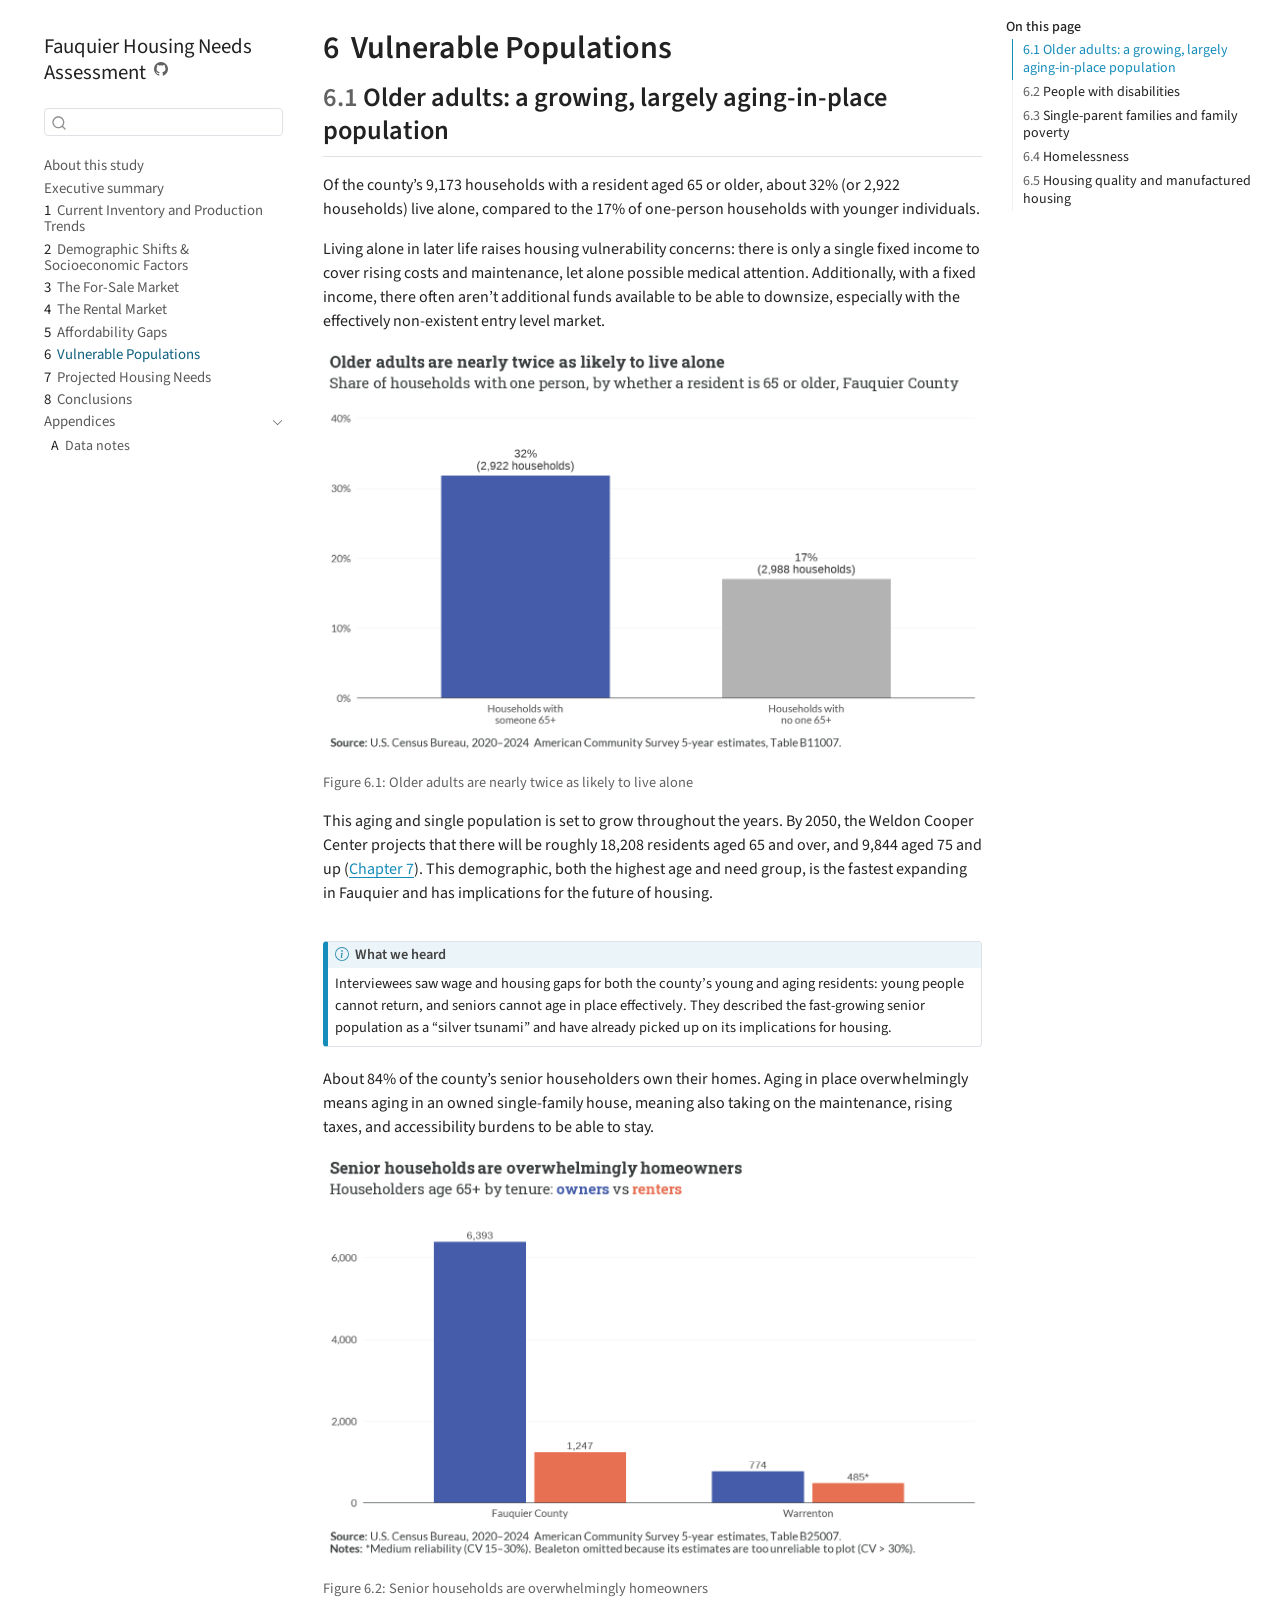
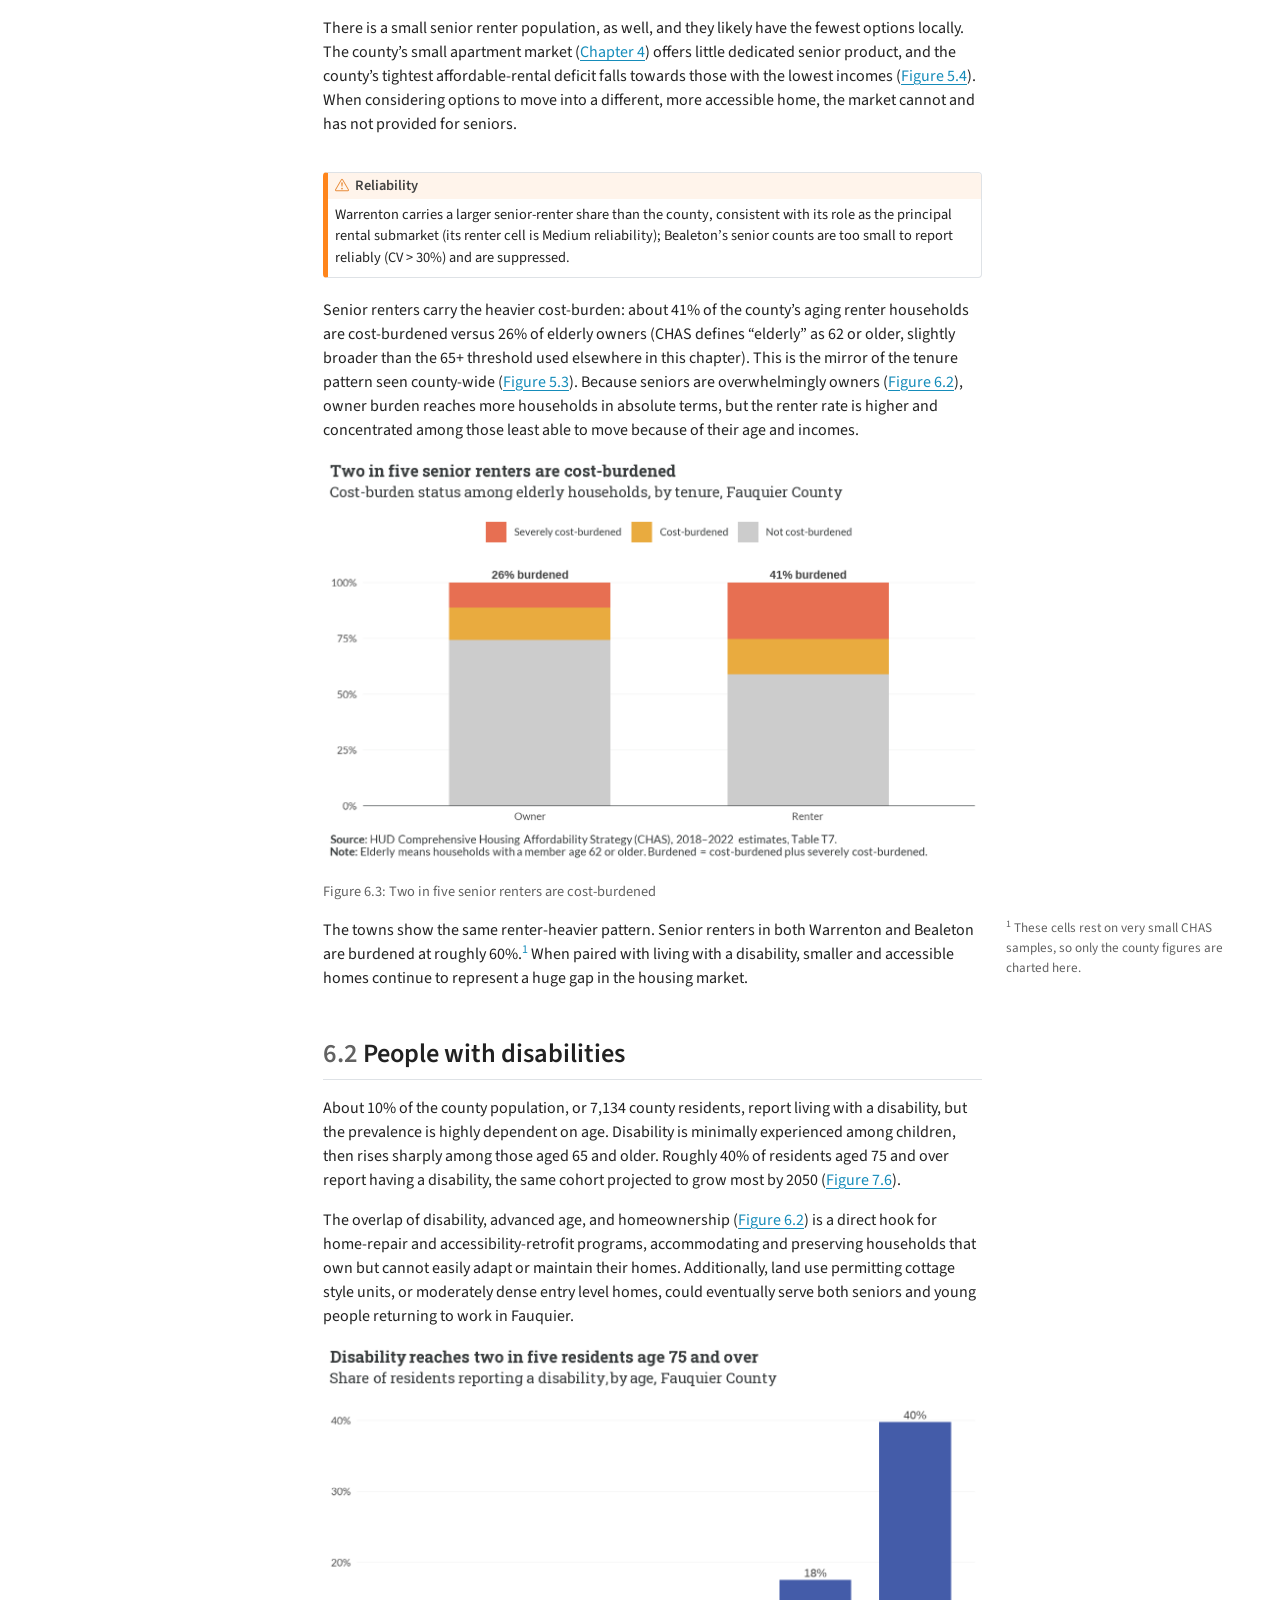
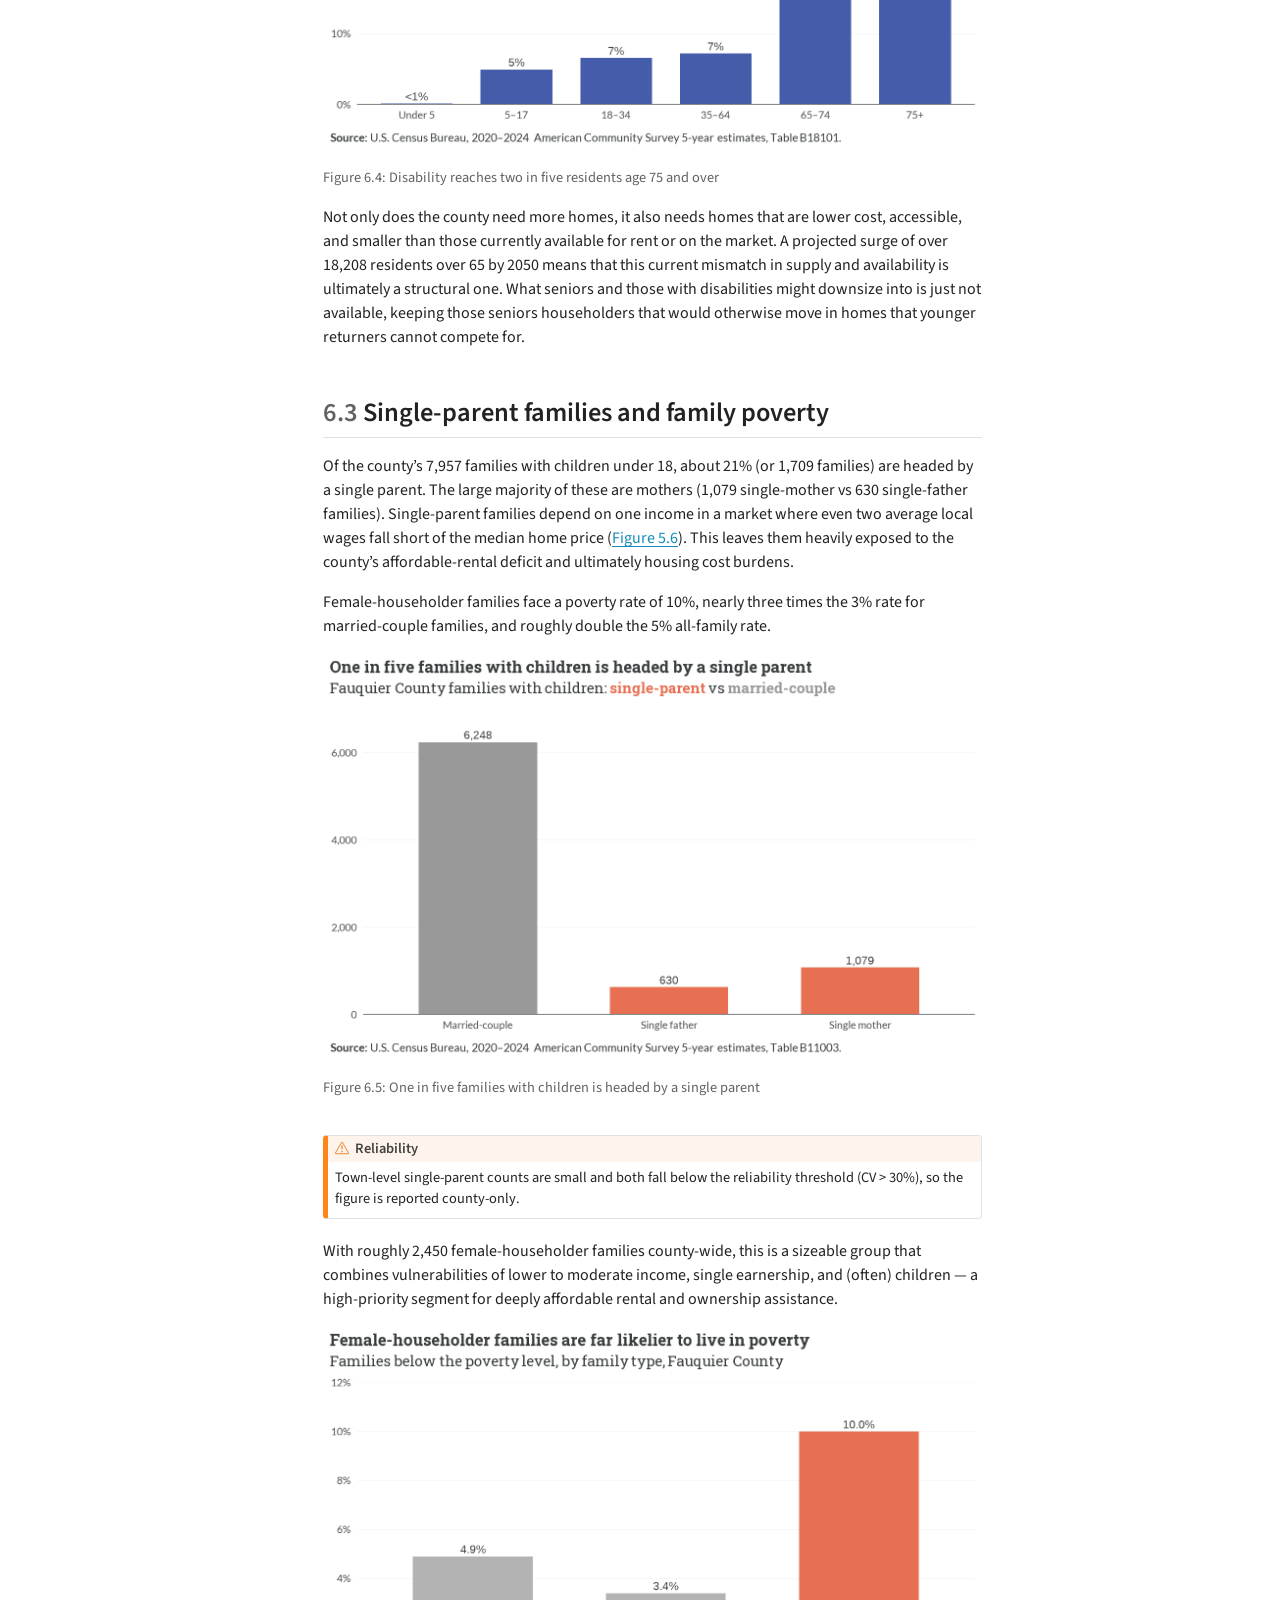
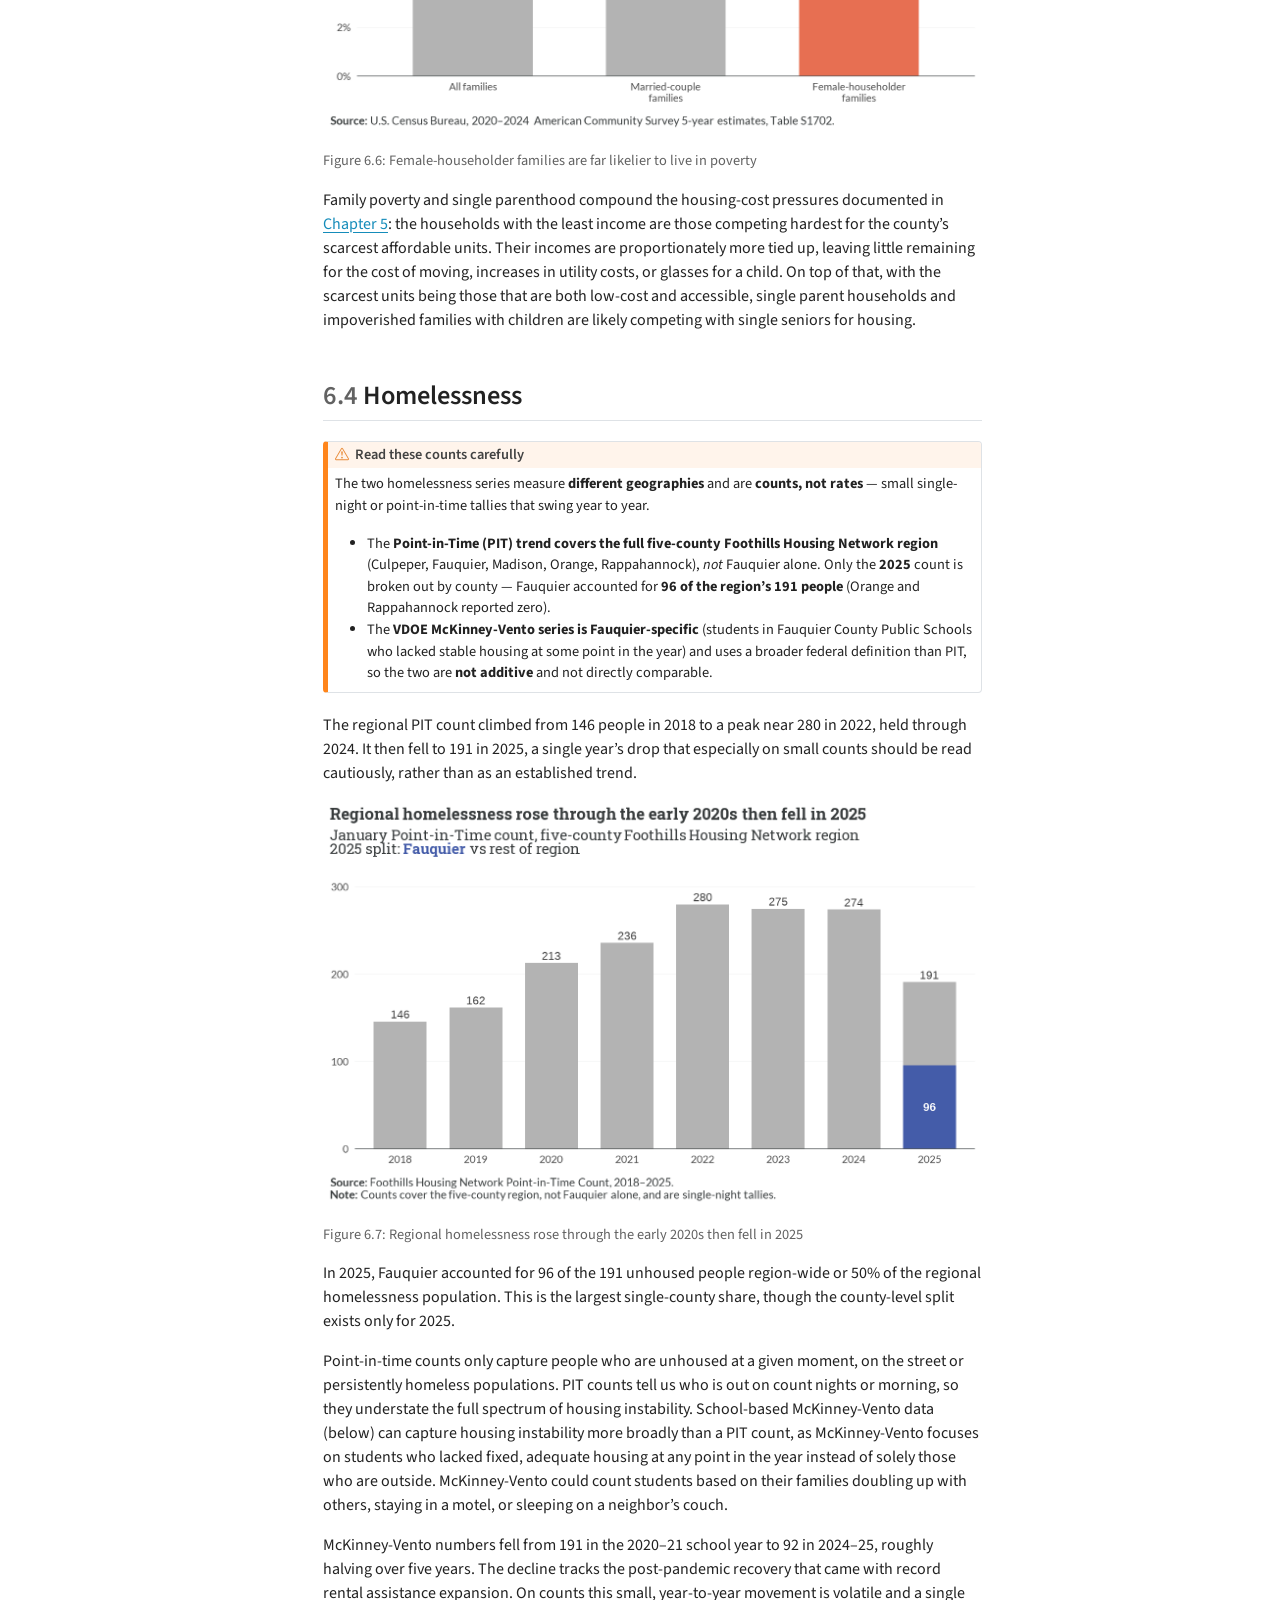
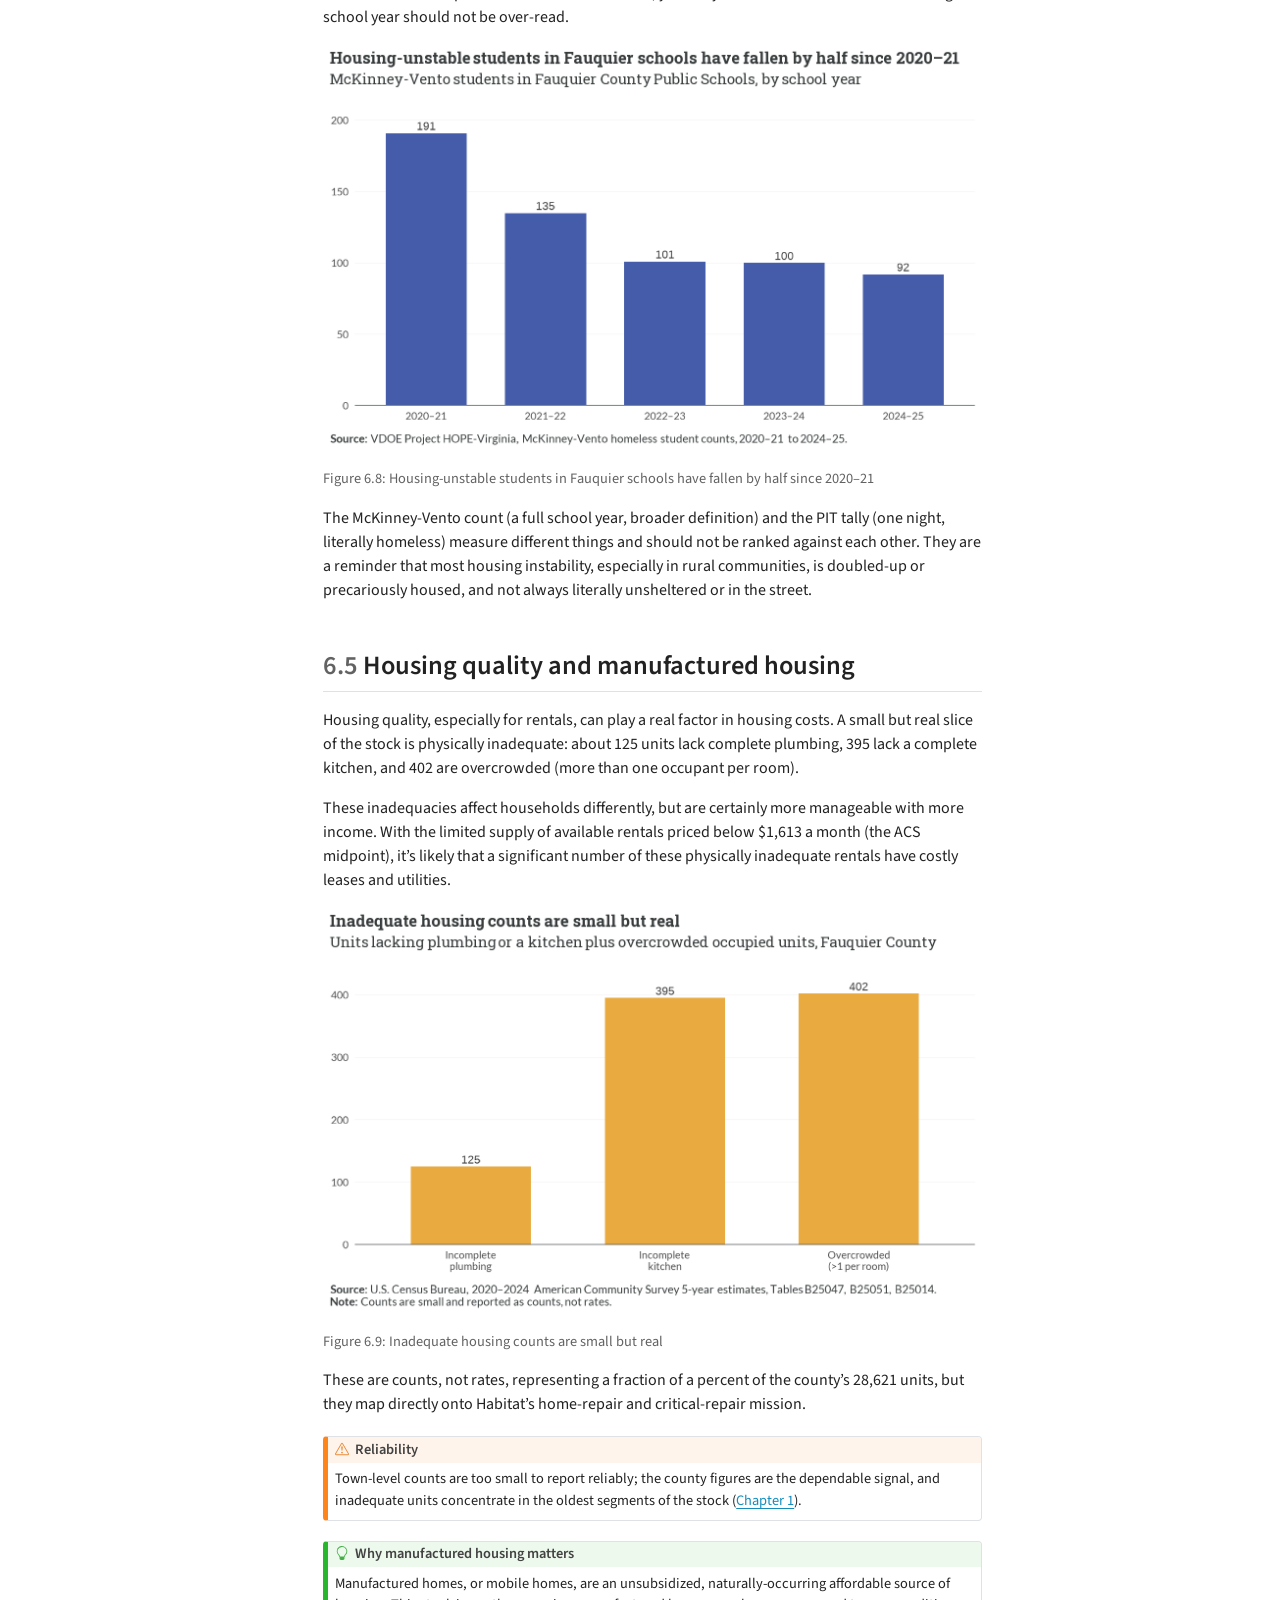
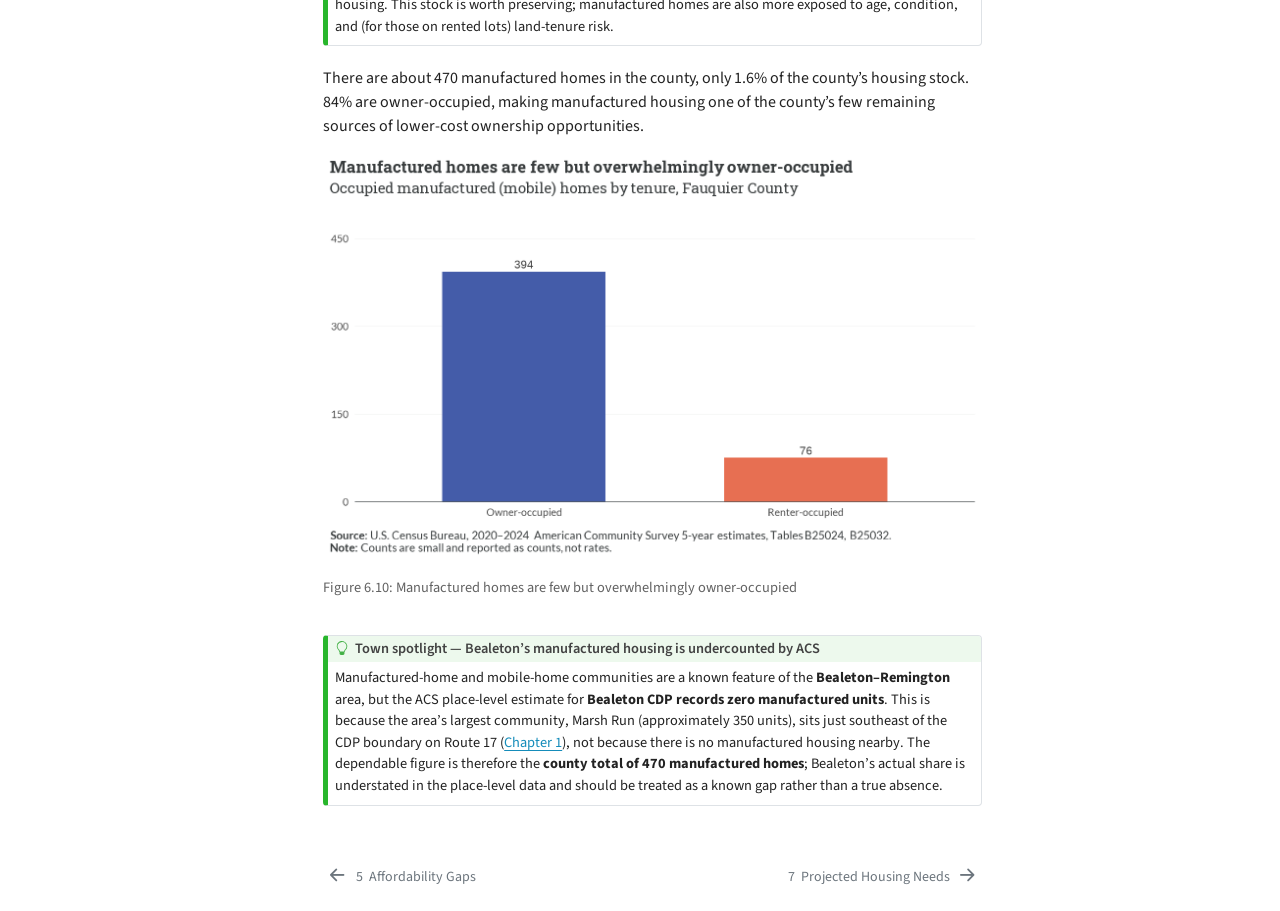
<file: docs/populations.html>
<!DOCTYPE html>
<html xmlns="http://www.w3.org/1999/xhtml" lang="en" xml:lang="en"><head>

<meta charset="utf-8">
<meta name="generator" content="quarto-1.10.19">

<meta name="viewport" content="width=device-width, initial-scale=1.0, user-scalable=yes">


<title>6&nbsp; Vulnerable Populations – Fauquier Housing Needs Assessment</title>
<style>
/* Default styles provided by pandoc.
** See https://pandoc.org/MANUAL.html#variables-for-html for config info.
*/
span.smallcaps{font-variant: small-caps;}
div.columns{display: flex; gap: 1.5em;}
div.column{flex: auto;}
@media screen {
div.columns{gap: min(4vw, 1.5em);}
div.column{overflow-x: auto;}
}
div.hanging-indent{margin-left: 1.5em; text-indent: -1.5em;}
ul.task-list{list-style: none;}
ul.task-list li input[type="checkbox"] {
  width: 0.8em;
  margin: 0 0.8em 0.2em -1em; /* quarto-specific, see https://github.com/quarto-dev/quarto-cli/issues/4556 */ 
  vertical-align: middle;
}
</style>


<script src="site_libs/quarto-nav/quarto-nav.js"></script>
<script src="site_libs/quarto-nav/headroom.min.js"></script>
<script src="site_libs/clipboard/clipboard.min.js"></script>
<script src="site_libs/quarto-search/autocomplete.umd.js"></script>
<script src="site_libs/quarto-search/fuse.min.js"></script>
<script src="site_libs/quarto-search/quarto-search.js"></script>
<meta name="quarto:offset" content="./">
<link href="./projections.html" rel="next">
<link href="./gaps.html" rel="prev">
<script src="site_libs/quarto-html/quarto.js" type="module"></script>
<script src="site_libs/quarto-html/tabsets/tabsets.js" type="module"></script>
<script src="site_libs/quarto-html/popper.min.js"></script>
<script src="site_libs/quarto-html/tippy.umd.min.js"></script>
<script src="site_libs/quarto-html/anchor.min.js"></script>
<link href="site_libs/quarto-html/tippy.css" rel="stylesheet">
<link href="site_libs/quarto-html/quarto-syntax-highlighting-bf27225e3a48a9273f3daa8f8e829971.css" rel="stylesheet" id="quarto-text-highlighting-styles">
<script src="site_libs/bootstrap/bootstrap.min.js"></script>
<link href="site_libs/bootstrap/bootstrap-icons.css" rel="stylesheet">
<link href="site_libs/bootstrap/bootstrap-f69b7edfa307575e8b8db3725626b858.min.css" rel="stylesheet" append-hash="true" id="quarto-bootstrap" data-mode="light">
<script id="quarto-search-options" type="application/json">{
  "location": "sidebar",
  "copy-button": false,
  "collapse-after": 3,
  "panel-placement": "start",
  "type": "textbox",
  "limit": 50,
  "keyboard-shortcut": [
    "f",
    "/",
    "s"
  ],
  "show-item-context": false,
  "language": {
    "search-no-results-text": "No results",
    "search-matching-documents-text": "matching documents",
    "search-copy-link-title": "Copy link to search",
    "search-hide-matches-text": "Hide additional matches",
    "search-more-match-text": "more match in this document",
    "search-more-matches-text": "more matches in this document",
    "search-clear-button-title": "Clear",
    "search-text-placeholder": "",
    "search-detached-cancel-button-title": "Cancel",
    "search-submit-button-title": "Submit",
    "search-label": "Search"
  }
}</script>


</head>

<body class="nav-sidebar floating slimcontent quarto-light">

<div id="quarto-search-results"></div>
  <header id="quarto-header" class="headroom fixed-top">
  <nav class="quarto-secondary-nav">
    <div class="container-fluid d-flex">
      <button type="button" class="quarto-btn-toggle btn" data-bs-toggle="collapse" role="button" data-bs-target=".quarto-sidebar-collapse-item" aria-controls="quarto-sidebar" aria-expanded="false" aria-label="Toggle sidebar navigation" onclick="if (window.quartoToggleHeadroom) { window.quartoToggleHeadroom(); }">
        <i class="bi bi-layout-text-sidebar-reverse"></i>
      </button>
        <nav class="quarto-page-breadcrumbs" aria-label="breadcrumb"><ol class="breadcrumb"><li class="breadcrumb-item"><a href="./populations.html"><span class="chapter-number">6</span>&nbsp; <span class="chapter-title">Vulnerable Populations</span></a></li></ol></nav>
        <a class="flex-grow-1" role="navigation" data-bs-toggle="collapse" data-bs-target=".quarto-sidebar-collapse-item" aria-controls="quarto-sidebar" aria-expanded="false" aria-label="Toggle sidebar navigation" onclick="if (window.quartoToggleHeadroom) { window.quartoToggleHeadroom(); }">      
        </a>
      <button type="button" class="btn quarto-search-button" aria-label="Search" onclick="window.quartoOpenSearch();">
        <i class="bi bi-search"></i>
      </button>
    </div>
  </nav>
</header>
<!-- content -->
<div id="quarto-content" class="quarto-container page-columns page-rows-contents page-layout-article">
<!-- sidebar -->
  <nav id="quarto-sidebar" class="sidebar collapse collapse-horizontal quarto-sidebar-collapse-item sidebar-navigation floating overflow-auto">
    <div class="pt-lg-2 mt-2 text-left sidebar-header">
    <div class="sidebar-title mb-0 py-0">
      <a href="./">Fauquier Housing Needs Assessment</a> 
        <div class="sidebar-tools-main">
    <a href="https://github.com/hdadvisors/fhfh" title="Source Code" class="quarto-navigation-tool px-1" aria-label="Source Code"><i class="bi bi-github"></i></a>
</div>
    </div>
      </div>
        <div class="mt-2 flex-shrink-0 align-items-center">
        <div class="sidebar-search">
        <div id="quarto-search" class="" title="Search"></div>
        </div>
        </div>
    <div class="sidebar-menu-container"> 
    <ul class="list-unstyled mt-1">
        <li class="sidebar-item">
  <div class="sidebar-item-container"> 
  <a href="./index.html" class="sidebar-item-text sidebar-link">
 <span class="menu-text">About this study</span></a>
  </div>
</li>
        <li class="sidebar-item">
  <div class="sidebar-item-container"> 
  <a href="./exec-sum.html" class="sidebar-item-text sidebar-link">
 <span class="menu-text">Executive summary</span></a>
  </div>
</li>
        <li class="sidebar-item">
  <div class="sidebar-item-container"> 
  <a href="./inventory.html" class="sidebar-item-text sidebar-link">
 <span class="menu-text"><span class="chapter-number">1</span>&nbsp; <span class="chapter-title">Current Inventory and Production Trends</span></span></a>
  </div>
</li>
        <li class="sidebar-item">
  <div class="sidebar-item-container"> 
  <a href="./demographics.html" class="sidebar-item-text sidebar-link">
 <span class="menu-text"><span class="chapter-number">2</span>&nbsp; <span class="chapter-title">Demographic Shifts &amp; Socioeconomic Factors</span></span></a>
  </div>
</li>
        <li class="sidebar-item">
  <div class="sidebar-item-container"> 
  <a href="./market-ownership.html" class="sidebar-item-text sidebar-link">
 <span class="menu-text"><span class="chapter-number">3</span>&nbsp; <span class="chapter-title">The For-Sale Market</span></span></a>
  </div>
</li>
        <li class="sidebar-item">
  <div class="sidebar-item-container"> 
  <a href="./market-rental.html" class="sidebar-item-text sidebar-link">
 <span class="menu-text"><span class="chapter-number">4</span>&nbsp; <span class="chapter-title">The Rental Market</span></span></a>
  </div>
</li>
        <li class="sidebar-item">
  <div class="sidebar-item-container"> 
  <a href="./gaps.html" class="sidebar-item-text sidebar-link">
 <span class="menu-text"><span class="chapter-number">5</span>&nbsp; <span class="chapter-title">Affordability Gaps</span></span></a>
  </div>
</li>
        <li class="sidebar-item">
  <div class="sidebar-item-container"> 
  <a href="./populations.html" class="sidebar-item-text sidebar-link active">
 <span class="menu-text"><span class="chapter-number">6</span>&nbsp; <span class="chapter-title">Vulnerable Populations</span></span></a>
  </div>
</li>
        <li class="sidebar-item">
  <div class="sidebar-item-container"> 
  <a href="./projections.html" class="sidebar-item-text sidebar-link">
 <span class="menu-text"><span class="chapter-number">7</span>&nbsp; <span class="chapter-title">Projected Housing Needs</span></span></a>
  </div>
</li>
        <li class="sidebar-item">
  <div class="sidebar-item-container"> 
  <a href="./conclusions.html" class="sidebar-item-text sidebar-link">
 <span class="menu-text"><span class="chapter-number">8</span>&nbsp; <span class="chapter-title">Conclusions</span></span></a>
  </div>
</li>
        <li class="sidebar-item sidebar-item-section">
      <div class="sidebar-item-container"> 
            <a class="sidebar-item-text sidebar-link text-start" data-bs-toggle="collapse" data-bs-target="#quarto-sidebar-section-1" role="navigation" aria-expanded="true">
 <span class="menu-text">Appendices</span></a>
          <a class="sidebar-item-toggle text-start" data-bs-toggle="collapse" data-bs-target="#quarto-sidebar-section-1" role="navigation" aria-expanded="true" aria-label="Toggle section">
            <i class="bi bi-chevron-right ms-2"></i>
          </a> 
      </div>
      <ul id="quarto-sidebar-section-1" class="collapse list-unstyled sidebar-section depth1 show">  
          <li class="sidebar-item">
  <div class="sidebar-item-container"> 
  <a href="./data-notes.html" class="sidebar-item-text sidebar-link">
 <span class="menu-text"><span class="chapter-number">A</span>&nbsp; <span class="chapter-title">Data notes</span></span></a>
  </div>
</li>
      </ul>
  </li>
    </ul>
    </div>
</nav>
<div id="quarto-sidebar-glass" class="quarto-sidebar-collapse-item" data-bs-toggle="collapse" data-bs-target=".quarto-sidebar-collapse-item"></div>
<!-- margin-sidebar -->
    <div id="quarto-margin-sidebar" class="sidebar margin-sidebar">
        <nav id="TOC" role="doc-toc" class="toc-active">
    <h2 id="toc-title">On this page</h2>
   
  <ul>
  <li><a href="#older-adults-a-growing-largely-aging-in-place-population" id="toc-older-adults-a-growing-largely-aging-in-place-population" class="nav-link active" data-scroll-target="#older-adults-a-growing-largely-aging-in-place-population"><span class="header-section-number">6.1</span> Older adults: a growing, largely aging-in-place population</a></li>
  <li><a href="#people-with-disabilities" id="toc-people-with-disabilities" class="nav-link" data-scroll-target="#people-with-disabilities"><span class="header-section-number">6.2</span> People with disabilities</a></li>
  <li><a href="#single-parent-families-and-family-poverty" id="toc-single-parent-families-and-family-poverty" class="nav-link" data-scroll-target="#single-parent-families-and-family-poverty"><span class="header-section-number">6.3</span> Single-parent families and family poverty</a></li>
  <li><a href="#homelessness" id="toc-homelessness" class="nav-link" data-scroll-target="#homelessness"><span class="header-section-number">6.4</span> Homelessness</a></li>
  <li><a href="#housing-quality-and-manufactured-housing" id="toc-housing-quality-and-manufactured-housing" class="nav-link" data-scroll-target="#housing-quality-and-manufactured-housing"><span class="header-section-number">6.5</span> Housing quality and manufactured housing</a></li>
  </ul>
</nav>
    </div>
<!-- main -->
<main class="content page-columns page-full" id="quarto-document-content">

<header id="title-block-header" class="quarto-title-block default">
<div class="quarto-title">
<h1 class="title"><span id="sec-populations" class="quarto-section-identifier"><span class="chapter-number">6</span>&nbsp; <span class="chapter-title">Vulnerable Populations</span></span></h1>
</div>



<div class="quarto-title-meta">

    
  
    
  </div>
  


</header>


<!-- Purpose: household groups with heightened housing vulnerability — older adults,
     people with disabilities, single-parent families, those experiencing homelessness,
     households in inadequate housing, and manufactured-home residents (PLAN.md §7 Ch 5).
     Narrative: prose migrated from the team's Google Doc draft (Oct 2026); numbers audited against the data. -->
<section id="older-adults-a-growing-largely-aging-in-place-population" class="level2 page-columns page-full" data-number="6.1">
<h2 data-number="6.1" class="anchored" data-anchor-id="older-adults-a-growing-largely-aging-in-place-population"><span class="header-section-number">6.1</span> Older adults: a growing, largely aging-in-place population</h2>
<p>Of the county’s 9,173 households with a resident aged 65 or older, about 32% (or 2,922 households) live alone, compared to the 17% of one-person households with younger individuals.</p>
<p>Living alone in later life raises housing vulnerability concerns: there is only a single fixed income to cover rising costs and maintenance, let alone possible medical attention. Additionally, with a fixed income, there often aren’t additional funds available to be able to downsize, especially with the effectively non-existent entry level market.</p>
<div class="cell" data-layout-align="left">
<div class="cell-output-display">
<div id="fig-senior-alone" class="quarto-float quarto-figure quarto-figure-left anchored" data-fig-align="left" alt="Bar chart comparing the share of one-person households among Fauquier households with a resident age 65 and over versus households with no one 65 and over. About 32 percent of senior households are one-person households, compared with about 17 percent of non-senior households, so older adults are close to twice as likely to live alone.">
<figure class="quarto-float quarto-float-fig figure">
<div aria-describedby="fig-senior-alone-caption-0ceaefa1-69ba-4598-a22c-09a6ac19f8ca">
<img src="populations_files/figure-html/fig-senior-alone-1.png" class="img-fluid quarto-figure quarto-figure-left figure-img" style="width:100.0%" alt="Bar chart comparing the share of one-person households among Fauquier households with a resident age 65 and over versus households with no one 65 and over. About 32 percent of senior households are one-person households, compared with about 17 percent of non-senior households, so older adults are close to twice as likely to live alone.">
</div>
<figcaption class="quarto-float-caption-bottom quarto-float-caption quarto-float-fig" id="fig-senior-alone-caption-0ceaefa1-69ba-4598-a22c-09a6ac19f8ca">
Figure&nbsp;6.1: Older adults are nearly twice as likely to live alone
</figcaption>
</figure>
</div>
</div>
</div>
<p>This aging and single population is set to grow throughout the years. By 2050, the Weldon Cooper Center projects that there will be roughly 18,208 residents aged 65 and over, and 9,844 aged 75 and up (<a href="projections.html" class="quarto-xref"><span>Chapter 7</span></a>). This demographic, both the highest age and need group, is the fastest expanding in Fauquier and has implications for the future of housing.</p>
<div class="callout callout-style-default callout-note callout-titled" title="What we heard">
<div class="callout-header d-flex align-content-center">
<div class="callout-icon-container">
<i class="callout-icon"></i>
</div>
<div class="callout-title-container flex-fill">
<span class="screen-reader-only">Note</span>What we heard
</div>
</div>
<div class="callout-body-container callout-body">
<p>Interviewees saw wage and housing gaps for both the county’s young and aging residents: young people cannot return, and seniors cannot age in place effectively. They described the fast-growing senior population as a “silver tsunami” and have already picked up on its implications for housing.</p>
</div>
</div>
<p>About 84% of the county’s senior householders own their homes. Aging in place overwhelmingly means aging in an owned single-family house, meaning also taking on the maintenance, rising taxes, and accessibility burdens to be able to stay.</p>
<div class="cell" data-layout-align="left">
<div class="cell-output-display">
<div id="fig-senior-tenure" class="quarto-float quarto-figure quarto-figure-left anchored" data-fig-align="left" alt="Grouped bar chart of householders age 65 and over by tenure, owner versus renter, for Fauquier County and Warrenton. In the county, roughly five of six senior householders own their homes (about 6,400 owners versus 1,200 renters). Warrenton has a larger senior-renter share, about 485 renters versus 774 owners. Bealeton is omitted because its estimates are too unreliable to plot.">
<figure class="quarto-float quarto-float-fig figure">
<div aria-describedby="fig-senior-tenure-caption-0ceaefa1-69ba-4598-a22c-09a6ac19f8ca">
<img src="populations_files/figure-html/fig-senior-tenure-1.png" class="img-fluid quarto-figure quarto-figure-left figure-img" style="width:100.0%" alt="Grouped bar chart of householders age 65 and over by tenure, owner versus renter, for Fauquier County and Warrenton. In the county, roughly five of six senior householders own their homes (about 6,400 owners versus 1,200 renters). Warrenton has a larger senior-renter share, about 485 renters versus 774 owners. Bealeton is omitted because its estimates are too unreliable to plot.">
</div>
<figcaption class="quarto-float-caption-bottom quarto-float-caption quarto-float-fig" id="fig-senior-tenure-caption-0ceaefa1-69ba-4598-a22c-09a6ac19f8ca">
Figure&nbsp;6.2: Senior households are overwhelmingly homeowners
</figcaption>
</figure>
</div>
</div>
</div>
<p>There is a small senior renter population, as well, and they likely have the fewest options locally. The county’s small apartment market (<a href="market-rental.html" class="quarto-xref"><span>Chapter 4</span></a>) offers little dedicated senior product, and the county’s tightest affordable-rental deficit falls towards those with the lowest incomes (<a href="gaps.html#fig-rental-gap" class="quarto-xref">Figure&nbsp;<span>5.4</span></a>). When considering options to move into a different, more accessible home, the market cannot and has not provided for seniors.</p>
<div class="callout callout-style-default callout-warning callout-titled">
<div class="callout-header d-flex align-content-center">
<div class="callout-icon-container">
<i class="callout-icon"></i>
</div>
<div class="callout-title-container flex-fill">
<span class="screen-reader-only">Warning</span>Reliability
</div>
</div>
<div class="callout-body-container callout-body">
<p>Warrenton carries a larger senior-renter share than the county, consistent with its role as the principal rental submarket (its renter cell is Medium reliability); Bealeton’s senior counts are too small to report reliably (CV &gt; 30%) and are suppressed.</p>
</div>
</div>
<p>Senior renters carry the heavier cost-burden: about 41% of the county’s aging renter households are cost-burdened versus 26% of elderly owners (CHAS defines “elderly” as 62 or older, slightly broader than the 65+ threshold used elsewhere in this chapter). This is the mirror of the tenure pattern seen county-wide (<a href="gaps.html#fig-burden-band" class="quarto-xref">Figure&nbsp;<span>5.3</span></a>). Because seniors are overwhelmingly owners (<a href="#fig-senior-tenure" class="quarto-xref">Figure&nbsp;<span>6.2</span></a>), owner burden reaches more households in absolute terms, but the renter rate is higher and concentrated among those least able to move because of their age and incomes.</p>
<div class="cell" data-layout-align="left">
<div class="cell-output-display">
<div id="fig-senior-burden" class="quarto-float quarto-figure quarto-figure-left anchored" data-fig-align="left" alt="Stacked bar chart of cost-burden status among Fauquier County elderly households, split into owner and renter columns. About 41 percent of senior renters are cost-burdened or severely cost-burdened, versus about 26 percent of senior owners, so the burdened share is markedly higher for renters.">
<figure class="quarto-float quarto-float-fig figure">
<div aria-describedby="fig-senior-burden-caption-0ceaefa1-69ba-4598-a22c-09a6ac19f8ca">
<img src="populations_files/figure-html/fig-senior-burden-1.png" class="img-fluid quarto-figure quarto-figure-left figure-img" style="width:100.0%" alt="Stacked bar chart of cost-burden status among Fauquier County elderly households, split into owner and renter columns. About 41 percent of senior renters are cost-burdened or severely cost-burdened, versus about 26 percent of senior owners, so the burdened share is markedly higher for renters.">
</div>
<figcaption class="quarto-float-caption-bottom quarto-float-caption quarto-float-fig" id="fig-senior-burden-caption-0ceaefa1-69ba-4598-a22c-09a6ac19f8ca">
Figure&nbsp;6.3: Two in five senior renters are cost-burdened
</figcaption>
</figure>
</div>
</div>
</div>
<p>The towns show the same renter-heavier pattern. Senior renters in both Warrenton and Bealeton are burdened at roughly 60%.<a href="#fn1" class="footnote-ref" id="fnref1" role="doc-noteref"><sup>1</sup></a> When paired with living with a disability, smaller and accessible homes continue to represent a huge gap in the housing market.</p>
<div class="no-row-height column-margin column-container"><div id="fn1"><p><sup>1</sup>&nbsp;These cells rest on very small CHAS samples, so only the county figures are charted here.</p></div></div></section>
<section id="people-with-disabilities" class="level2" data-number="6.2">
<h2 data-number="6.2" class="anchored" data-anchor-id="people-with-disabilities"><span class="header-section-number">6.2</span> People with disabilities</h2>
<p>About 10% of the county population, or 7,134 county residents, report living with a disability, but the prevalence is highly dependent on age. Disability is minimally experienced among children, then rises sharply among those aged 65 and older. Roughly 40% of residents aged 75 and over report having a disability, the same cohort projected to grow most by 2050 (<a href="projections.html#fig-senior-projection" class="quarto-xref">Figure&nbsp;<span>7.6</span></a>).</p>
<p>The overlap of disability, advanced age, and homeownership (<a href="#fig-senior-tenure" class="quarto-xref">Figure&nbsp;<span>6.2</span></a>) is a direct hook for home-repair and accessibility-retrofit programs, accommodating and preserving households that own but cannot easily adapt or maintain their homes. Additionally, land use permitting cottage style units, or moderately dense entry level homes, could eventually serve both seniors and young people returning to work in Fauquier.</p>
<div class="cell" data-layout-align="left">
<div class="cell-output-display">
<div id="fig-disability-age" class="quarto-float quarto-figure quarto-figure-left anchored" data-fig-align="left" alt="Bar chart of the share of Fauquier County residents reporting a disability, by age band from under 5 to 75 and over. The share is very low for children and young adults, rises through the 35-to-64 band, and climbs sharply among older adults, reaching roughly a fifth of the 65-to-74 group and about 40 percent of those 75 and over. Under-5 is below 1 percent.">
<figure class="quarto-float quarto-float-fig figure">
<div aria-describedby="fig-disability-age-caption-0ceaefa1-69ba-4598-a22c-09a6ac19f8ca">
<img src="populations_files/figure-html/fig-disability-age-1.png" class="img-fluid quarto-figure quarto-figure-left figure-img" style="width:100.0%" alt="Bar chart of the share of Fauquier County residents reporting a disability, by age band from under 5 to 75 and over. The share is very low for children and young adults, rises through the 35-to-64 band, and climbs sharply among older adults, reaching roughly a fifth of the 65-to-74 group and about 40 percent of those 75 and over. Under-5 is below 1 percent.">
</div>
<figcaption class="quarto-float-caption-bottom quarto-float-caption quarto-float-fig" id="fig-disability-age-caption-0ceaefa1-69ba-4598-a22c-09a6ac19f8ca">
Figure&nbsp;6.4: Disability reaches two in five residents age 75 and over
</figcaption>
</figure>
</div>
</div>
</div>
<p>Not only does the county need more homes, it also needs homes that are lower cost, accessible, and smaller than those currently available for rent or on the market. A projected surge of over 18,208 residents over 65 by 2050 means that this current mismatch in supply and availability is ultimately a structural one. What seniors and those with disabilities might downsize into is just not available, keeping those seniors householders that would otherwise move in homes that younger returners cannot compete for.</p>
</section>
<section id="single-parent-families-and-family-poverty" class="level2" data-number="6.3">
<h2 data-number="6.3" class="anchored" data-anchor-id="single-parent-families-and-family-poverty"><span class="header-section-number">6.3</span> Single-parent families and family poverty</h2>
<p>Of the county’s 7,957 families with children under 18, about 21% (or 1,709 families) are headed by a single parent. The large majority of these are mothers (1,079 single-mother vs 630 single-father families). Single-parent families depend on one income in a market where even two average local wages fall short of the median home price (<a href="gaps.html#fig-wages-costs" class="quarto-xref">Figure&nbsp;<span>5.6</span></a>). This leaves them heavily exposed to the county’s affordable-rental deficit and ultimately housing cost burdens.</p>
<p>Female-householder families face a poverty rate of 10%, nearly three times the 3% rate for married-couple families, and roughly double the 5% all-family rate.</p>
<div class="cell" data-layout-align="left">
<div class="cell-output-display">
<div id="fig-single-parent" class="quarto-float quarto-figure quarto-figure-left anchored" data-fig-align="left" alt="Bar chart of Fauquier County families with own children under 18 by family type: married-couple families, single-father families, and single-mother families. Married-couple families are the large majority at roughly 6,200; single-mother families number about 1,100 and single-father families about 630, together making up roughly a fifth of all families with children.">
<figure class="quarto-float quarto-float-fig figure">
<div aria-describedby="fig-single-parent-caption-0ceaefa1-69ba-4598-a22c-09a6ac19f8ca">
<img src="populations_files/figure-html/fig-single-parent-1.png" class="img-fluid quarto-figure quarto-figure-left figure-img" style="width:100.0%" alt="Bar chart of Fauquier County families with own children under 18 by family type: married-couple families, single-father families, and single-mother families. Married-couple families are the large majority at roughly 6,200; single-mother families number about 1,100 and single-father families about 630, together making up roughly a fifth of all families with children.">
</div>
<figcaption class="quarto-float-caption-bottom quarto-float-caption quarto-float-fig" id="fig-single-parent-caption-0ceaefa1-69ba-4598-a22c-09a6ac19f8ca">
Figure&nbsp;6.5: One in five families with children is headed by a single parent
</figcaption>
</figure>
</div>
</div>
</div>
<div class="callout callout-style-default callout-warning callout-titled">
<div class="callout-header d-flex align-content-center">
<div class="callout-icon-container">
<i class="callout-icon"></i>
</div>
<div class="callout-title-container flex-fill">
<span class="screen-reader-only">Warning</span>Reliability
</div>
</div>
<div class="callout-body-container callout-body">
<p>Town-level single-parent counts are small and both fall below the reliability threshold (CV &gt; 30%), so the figure is reported county-only.</p>
</div>
</div>
<p>With roughly 2,450 female-householder families county-wide, this is a sizeable group that combines vulnerabilities of lower to moderate income, single earnership, and (often) children — a high-priority segment for deeply affordable rental and ownership assistance.</p>
<div class="cell" data-layout-align="left">
<div class="cell-output-display">
<div id="fig-family-poverty" class="quarto-float quarto-figure quarto-figure-left anchored" data-fig-align="left" alt="Bar chart of the share of families below the poverty level in Fauquier County by family type: all families, married-couple families, and female-householder families. The poverty rate for female-householder families is about 10 percent, roughly three times the 3.4 percent rate for married-couple families and twice the 4.9 percent all-families rate. Only the female-householder bar is highlighted.">
<figure class="quarto-float quarto-float-fig figure">
<div aria-describedby="fig-family-poverty-caption-0ceaefa1-69ba-4598-a22c-09a6ac19f8ca">
<img src="populations_files/figure-html/fig-family-poverty-1.png" class="img-fluid quarto-figure quarto-figure-left figure-img" style="width:100.0%" alt="Bar chart of the share of families below the poverty level in Fauquier County by family type: all families, married-couple families, and female-householder families. The poverty rate for female-householder families is about 10 percent, roughly three times the 3.4 percent rate for married-couple families and twice the 4.9 percent all-families rate. Only the female-householder bar is highlighted.">
</div>
<figcaption class="quarto-float-caption-bottom quarto-float-caption quarto-float-fig" id="fig-family-poverty-caption-0ceaefa1-69ba-4598-a22c-09a6ac19f8ca">
Figure&nbsp;6.6: Female-householder families are far likelier to live in poverty
</figcaption>
</figure>
</div>
</div>
</div>
<p>Family poverty and single parenthood compound the housing-cost pressures documented in <a href="gaps.html" class="quarto-xref"><span>Chapter 5</span></a>: the households with the least income are those competing hardest for the county’s scarcest affordable units. Their incomes are proportionately more tied up, leaving little remaining for the cost of moving, increases in utility costs, or glasses for a child. On top of that, with the scarcest units being those that are both low-cost and accessible, single parent households and impoverished families with children are likely competing with single seniors for housing.</p>
</section>
<section id="homelessness" class="level2" data-number="6.4">
<h2 data-number="6.4" class="anchored" data-anchor-id="homelessness"><span class="header-section-number">6.4</span> Homelessness</h2>
<div class="callout callout-style-default callout-warning callout-titled">
<div class="callout-header d-flex align-content-center">
<div class="callout-icon-container">
<i class="callout-icon"></i>
</div>
<div class="callout-title-container flex-fill">
<span class="screen-reader-only">Warning</span>Read these counts carefully
</div>
</div>
<div class="callout-body-container callout-body">
<p>The two homelessness series measure <strong>different geographies</strong> and are <strong>counts, not rates</strong> — small single-night or point-in-time tallies that swing year to year.</p>
<ul>
<li>The <strong>Point-in-Time (PIT) trend covers the full five-county Foothills Housing Network region</strong> (Culpeper, Fauquier, Madison, Orange, Rappahannock), <em>not</em> Fauquier alone. Only the <strong>2025</strong> count is broken out by county — Fauquier accounted for <strong>96 of the region’s 191 people</strong> (Orange and Rappahannock reported zero).</li>
<li>The <strong>VDOE McKinney-Vento series is Fauquier-specific</strong> (students in Fauquier County Public Schools who lacked stable housing at some point in the year) and uses a broader federal definition than PIT, so the two are <strong>not additive</strong> and not directly comparable.</li>
</ul>
</div>
</div>
<p>The regional PIT count climbed from 146 people in 2018 to a peak near 280 in 2022, held through 2024. It then fell to 191 in 2025, a single year’s drop that especially on small counts should be read cautiously, rather than as an established trend.</p>
<div class="cell" data-layout-align="left">
<div class="cell-output-display">
<div id="fig-pit-trend" class="quarto-float quarto-figure quarto-figure-left anchored" data-fig-align="left" alt="Column chart of the number of people counted in the five-county Foothills Housing Network Point-in-Time count each January from 2018 to 2025. Counts rise from about 146 in 2018 to a peak near 280 in 2022, hold around 275 through 2024, then drop to 191 in 2025. In 2025 the bar is stacked: a blue segment labeled 96 shows the people counted in Fauquier, and a grey segment above it shows the rest of the region, for the 191 total.">
<figure class="quarto-float quarto-float-fig figure">
<div aria-describedby="fig-pit-trend-caption-0ceaefa1-69ba-4598-a22c-09a6ac19f8ca">
<img src="populations_files/figure-html/fig-pit-trend-1.png" class="img-fluid quarto-figure quarto-figure-left figure-img" style="width:100.0%" alt="Column chart of the number of people counted in the five-county Foothills Housing Network Point-in-Time count each January from 2018 to 2025. Counts rise from about 146 in 2018 to a peak near 280 in 2022, hold around 275 through 2024, then drop to 191 in 2025. In 2025 the bar is stacked: a blue segment labeled 96 shows the people counted in Fauquier, and a grey segment above it shows the rest of the region, for the 191 total.">
</div>
<figcaption class="quarto-float-caption-bottom quarto-float-caption quarto-float-fig" id="fig-pit-trend-caption-0ceaefa1-69ba-4598-a22c-09a6ac19f8ca">
Figure&nbsp;6.7: Regional homelessness rose through the early 2020s then fell in 2025
</figcaption>
</figure>
</div>
</div>
</div>
<p>In 2025, Fauquier accounted for 96 of the 191 unhoused people region-wide or 50% of the regional homelessness population. This is the largest single-county share, though the county-level split exists only for 2025.</p>
<p>Point-in-time counts only capture people who are unhoused at a given moment, on the street or persistently homeless populations. PIT counts tell us who is out on count nights or morning, so they understate the full spectrum of housing instability. School-based McKinney-Vento data (below) can capture housing instability more broadly than a PIT count, as McKinney-Vento focuses on students who lacked fixed, adequate housing at any point in the year instead of solely those who are outside. McKinney-Vento could count students based on their families doubling up with others, staying in a motel, or sleeping on a neighbor’s couch.</p>
<p>McKinney-Vento numbers fell from 191 in the 2020–21 school year to 92 in 2024–25, roughly halving over five years. The decline tracks the post-pandemic recovery that came with record rental assistance expansion. On counts this small, year-to-year movement is volatile and a single school year should not be over-read.</p>
<div class="cell" data-layout-align="left">
<div class="cell-output-display">
<div id="fig-vdoe-mv" class="quarto-float quarto-figure quarto-figure-left anchored" data-fig-align="left" alt="Column chart of the number of McKinney-Vento (housing-unstable) students identified in Fauquier County Public Schools by school year from 2020-21 to 2024-25. The count declines steadily from 191 students to 92, a drop of roughly half over five years.">
<figure class="quarto-float quarto-float-fig figure">
<div aria-describedby="fig-vdoe-mv-caption-0ceaefa1-69ba-4598-a22c-09a6ac19f8ca">
<img src="populations_files/figure-html/fig-vdoe-mv-1.png" class="img-fluid quarto-figure quarto-figure-left figure-img" style="width:100.0%" alt="Column chart of the number of McKinney-Vento (housing-unstable) students identified in Fauquier County Public Schools by school year from 2020-21 to 2024-25. The count declines steadily from 191 students to 92, a drop of roughly half over five years.">
</div>
<figcaption class="quarto-float-caption-bottom quarto-float-caption quarto-float-fig" id="fig-vdoe-mv-caption-0ceaefa1-69ba-4598-a22c-09a6ac19f8ca">
Figure&nbsp;6.8: Housing-unstable students in Fauquier schools have fallen by half since 2020–21
</figcaption>
</figure>
</div>
</div>
</div>
<p>The McKinney-Vento count (a full school year, broader definition) and the PIT tally (one night, literally homeless) measure different things and should not be ranked against each other. They are a reminder that most housing instability, especially in rural communities, is doubled-up or precariously housed, and not always literally unsheltered or in the street.</p>
</section>
<section id="housing-quality-and-manufactured-housing" class="level2" data-number="6.5">
<h2 data-number="6.5" class="anchored" data-anchor-id="housing-quality-and-manufactured-housing"><span class="header-section-number">6.5</span> Housing quality and manufactured housing</h2>
<p>Housing quality, especially for rentals, can play a real factor in housing costs. A small but real slice of the stock is physically inadequate: about 125 units lack complete plumbing, 395 lack a complete kitchen, and 402 are overcrowded (more than one occupant per room).</p>
<p>These inadequacies affect households differently, but are certainly more manageable with more income. With the limited supply of available rentals priced below $1,613 a month (the ACS midpoint), it’s likely that a significant number of these physically inadequate rentals have costly leases and utilities.</p>
<div class="cell" data-layout-align="left">
<div class="cell-output-display">
<div id="fig-housing-quality" class="quarto-float quarto-figure quarto-figure-left anchored" data-fig-align="left" alt="Bar chart of the number of Fauquier County housing units with each of three quality problems: incomplete plumbing facilities, incomplete kitchen facilities, and overcrowding (more than one occupant per room). Counts are about 125 units with incomplete plumbing, 395 with incomplete kitchens, and 400 overcrowded, so kitchens and overcrowding are each about three times as common as incomplete plumbing.">
<figure class="quarto-float quarto-float-fig figure">
<div aria-describedby="fig-housing-quality-caption-0ceaefa1-69ba-4598-a22c-09a6ac19f8ca">
<img src="populations_files/figure-html/fig-housing-quality-1.png" class="img-fluid quarto-figure quarto-figure-left figure-img" style="width:100.0%" alt="Bar chart of the number of Fauquier County housing units with each of three quality problems: incomplete plumbing facilities, incomplete kitchen facilities, and overcrowding (more than one occupant per room). Counts are about 125 units with incomplete plumbing, 395 with incomplete kitchens, and 400 overcrowded, so kitchens and overcrowding are each about three times as common as incomplete plumbing.">
</div>
<figcaption class="quarto-float-caption-bottom quarto-float-caption quarto-float-fig" id="fig-housing-quality-caption-0ceaefa1-69ba-4598-a22c-09a6ac19f8ca">
Figure&nbsp;6.9: Inadequate housing counts are small but real
</figcaption>
</figure>
</div>
</div>
</div>
<p>These are counts, not rates, representing a fraction of a percent of the county’s 28,621 units, but they map directly onto Habitat’s home-repair and critical-repair mission.</p>
<div class="callout callout-style-default callout-warning callout-titled">
<div class="callout-header d-flex align-content-center">
<div class="callout-icon-container">
<i class="callout-icon"></i>
</div>
<div class="callout-title-container flex-fill">
<span class="screen-reader-only">Warning</span>Reliability
</div>
</div>
<div class="callout-body-container callout-body">
<p>Town-level counts are too small to report reliably; the county figures are the dependable signal, and inadequate units concentrate in the oldest segments of the stock (<a href="inventory.html" class="quarto-xref"><span>Chapter 1</span></a>).</p>
</div>
</div>
<div class="callout callout-style-default callout-tip callout-titled">
<div class="callout-header d-flex align-content-center">
<div class="callout-icon-container">
<i class="callout-icon"></i>
</div>
<div class="callout-title-container flex-fill">
<span class="screen-reader-only">Tip</span>Why manufactured housing matters
</div>
</div>
<div class="callout-body-container callout-body">
<p>Manufactured homes, or mobile homes, are an unsubsidized, naturally-occurring affordable source of housing. This stock is worth preserving; manufactured homes are also more exposed to age, condition, and (for those on rented lots) land-tenure risk.</p>
</div>
</div>
<p>There are about 470 manufactured homes in the county, only 1.6% of the county’s housing stock. 84% are owner-occupied, making manufactured housing one of the county’s few remaining sources of lower-cost ownership opportunities.</p>
<div class="cell" data-layout-align="left">
<div class="cell-output-display">
<div id="fig-manufactured" class="quarto-float quarto-figure quarto-figure-left anchored" data-fig-align="left" alt="Bar chart of Fauquier County manufactured (mobile) homes by tenure — owner-occupied versus renter-occupied. The large majority of the county's roughly 470 manufactured homes are owner-occupied, with a much smaller renter-occupied count.">
<figure class="quarto-float quarto-float-fig figure">
<div aria-describedby="fig-manufactured-caption-0ceaefa1-69ba-4598-a22c-09a6ac19f8ca">
<img src="populations_files/figure-html/fig-manufactured-1.png" class="img-fluid quarto-figure quarto-figure-left figure-img" style="width:100.0%" alt="Bar chart of Fauquier County manufactured (mobile) homes by tenure — owner-occupied versus renter-occupied. The large majority of the county's roughly 470 manufactured homes are owner-occupied, with a much smaller renter-occupied count.">
</div>
<figcaption class="quarto-float-caption-bottom quarto-float-caption quarto-float-fig" id="fig-manufactured-caption-0ceaefa1-69ba-4598-a22c-09a6ac19f8ca">
Figure&nbsp;6.10: Manufactured homes are few but overwhelmingly owner-occupied
</figcaption>
</figure>
</div>
</div>
</div>
<div class="callout callout-style-default callout-tip callout-titled">
<div class="callout-header d-flex align-content-center">
<div class="callout-icon-container">
<i class="callout-icon"></i>
</div>
<div class="callout-title-container flex-fill">
<span class="screen-reader-only">Tip</span>Town spotlight — Bealeton’s manufactured housing is undercounted by ACS
</div>
</div>
<div class="callout-body-container callout-body">
<p>Manufactured-home and mobile-home communities are a known feature of the <strong>Bealeton–Remington</strong> area, but the ACS place-level estimate for <strong>Bealeton CDP records zero manufactured units</strong>. This is because the area’s largest community, Marsh Run (approximately 350 units), sits just southeast of the CDP boundary on Route 17 (<a href="inventory.html" class="quarto-xref"><span>Chapter 1</span></a>), not because there is no manufactured housing nearby. The dependable figure is therefore the <strong>county total of 470 manufactured homes</strong>; Bealeton’s actual share is understated in the place-level data and should be treated as a known gap rather than a true absence.</p>
</div>
</div>


</section>


</main> <!-- /main -->
<script id="quarto-html-after-body" type="application/javascript">
  window.document.addEventListener("DOMContentLoaded", function (event) {
    const icon = "";
    const anchorJS = new window.AnchorJS();
    anchorJS.options = {
      placement: 'right',
      icon: icon
    };
    anchorJS.add('.anchored');
    const isCodeAnnotation = (el) => {
      for (const clz of el.classList) {
        if (clz.startsWith('code-annotation-')) {                     
          return true;
        }
      }
      return false;
    }
    const onCopySuccess = function(e) {
      // button target
      const button = e.trigger;
      // don't keep focus
      button.blur();
      // flash "checked"
      button.classList.add('code-copy-button-checked');
      var currentTitle = button.getAttribute("title");
      button.setAttribute("title", "Copied!");
      let tooltip;
      if (window.bootstrap) {
        button.setAttribute("data-bs-toggle", "tooltip");
        button.setAttribute("data-bs-placement", "left");
        button.setAttribute("data-bs-title", "Copied!");
        tooltip = new bootstrap.Tooltip(button, 
          { trigger: "manual", 
            customClass: "code-copy-button-tooltip",
            offset: [0, -8]});
        tooltip.show();    
      }
      setTimeout(function() {
        if (tooltip) {
          tooltip.hide();
          button.removeAttribute("data-bs-title");
          button.removeAttribute("data-bs-toggle");
          button.removeAttribute("data-bs-placement");
        }
        button.setAttribute("title", currentTitle);
        button.classList.remove('code-copy-button-checked');
      }, 1000);
      // clear code selection
      e.clearSelection();
    }
    const getTextToCopy = function(trigger) {
      const outerScaffold = trigger.parentElement.cloneNode(true);
      const codeEl = outerScaffold.querySelector('code');
      for (const childEl of codeEl.children) {
        if (isCodeAnnotation(childEl)) {
          childEl.remove();
        }
      }
      return codeEl.innerText;
    }
    const clipboard = new window.ClipboardJS('.code-copy-button:not([data-in-quarto-modal])', {
      text: getTextToCopy
    });
    clipboard.on('success', onCopySuccess);
    if (window.document.getElementById('quarto-embedded-source-code-modal')) {
      const clipboardModal = new window.ClipboardJS('.code-copy-button[data-in-quarto-modal]', {
        text: getTextToCopy,
        container: window.document.getElementById('quarto-embedded-source-code-modal')
      });
      clipboardModal.on('success', onCopySuccess);
    }
      var localhostRegex = new RegExp(/^(?:http|https):\/\/localhost\:?[0-9]*\//);
      var mailtoRegex = new RegExp(/^mailto:/);
        var filterRegex = new RegExp('/' + window.location.host + '/');
      var isInternal = (href) => {
          return filterRegex.test(href) || localhostRegex.test(href) || mailtoRegex.test(href);
      }
      // Inspect non-navigation links and adorn them if external
     var links = window.document.querySelectorAll('a[href]:not(.nav-link):not(.navbar-brand):not(.toc-action):not(.sidebar-link):not(.sidebar-item-toggle):not(.pagination-link):not(.no-external):not([aria-hidden]):not(.dropdown-item):not(.quarto-navigation-tool):not(.about-link)');
      for (var i=0; i<links.length; i++) {
        const link = links[i];
        if (!isInternal(link.href)) {
          // undo the damage that might have been done by quarto-nav.js in the case of
          // links that we want to consider external
          if (link.dataset.originalHref !== undefined) {
            link.href = link.dataset.originalHref;
          }
        }
      }
    function tippyHover(el, contentFn, onTriggerFn, onUntriggerFn) {
      const config = {
        allowHTML: true,
        maxWidth: 500,
        delay: 100,
        arrow: false,
        appendTo: function(el) {
            return el.parentElement;
        },
        interactive: true,
        interactiveBorder: 10,
        theme: 'quarto',
        placement: 'bottom-start',
      };
      if (contentFn) {
        config.content = contentFn;
      }
      if (onTriggerFn) {
        config.onTrigger = onTriggerFn;
      }
      if (onUntriggerFn) {
        config.onUntrigger = onUntriggerFn;
      }
      window.tippy(el, config); 
    }
        let selectedAnnoteEl;
        const selectorForAnnotation = ( cell, annotation) => {
          let cellAttr = 'data-code-cell="' + cell + '"';
          let lineAttr = 'data-code-annotation="' +  annotation + '"';
          const selector = 'span[' + cellAttr + '][' + lineAttr + ']';
          return selector;
        }
        const selectCodeLines = (annoteEl) => {
          const doc = window.document;
          const targetCell = annoteEl.getAttribute("data-target-cell");
          const targetAnnotation = annoteEl.getAttribute("data-target-annotation");
          const annoteSpan = window.document.querySelector(selectorForAnnotation(targetCell, targetAnnotation));
          const lines = annoteSpan.getAttribute("data-code-lines").split(",");
          const lineIds = lines.map((line) => {
            return targetCell + "-" + line;
          })
          let top = null;
          let height = null;
          let parent = null;
          if (lineIds.length > 0) {
              //compute the position of the single el (top and bottom and make a div)
              const el = window.document.getElementById(lineIds[0]);
              top = el.offsetTop;
              height = el.offsetHeight;
              parent = el.parentElement.parentElement;
            if (lineIds.length > 1) {
              const lastEl = window.document.getElementById(lineIds[lineIds.length - 1]);
              const bottom = lastEl.offsetTop + lastEl.offsetHeight;
              height = bottom - top;
            }
            if (top !== null && height !== null && parent !== null) {
              // cook up a div (if necessary) and position it 
              let div = window.document.getElementById("code-annotation-line-highlight");
              if (div === null) {
                div = window.document.createElement("div");
                div.setAttribute("id", "code-annotation-line-highlight");
                div.style.position = 'absolute';
                parent.appendChild(div);
              }
              div.style.top = top - 2 + "px";
              div.style.height = height + 4 + "px";
              div.style.left = 0;
              let gutterDiv = window.document.getElementById("code-annotation-line-highlight-gutter");
              if (gutterDiv === null) {
                gutterDiv = window.document.createElement("div");
                gutterDiv.setAttribute("id", "code-annotation-line-highlight-gutter");
                gutterDiv.style.position = 'absolute';
                const codeCell = window.document.getElementById(targetCell);
                const gutter = codeCell.querySelector('.code-annotation-gutter');
                gutter.appendChild(gutterDiv);
              }
              gutterDiv.style.top = top - 2 + "px";
              gutterDiv.style.height = height + 4 + "px";
            }
            selectedAnnoteEl = annoteEl;
          }
        };
        const unselectCodeLines = () => {
          const elementsIds = ["code-annotation-line-highlight", "code-annotation-line-highlight-gutter"];
          elementsIds.forEach((elId) => {
            const div = window.document.getElementById(elId);
            if (div) {
              div.remove();
            }
          });
          selectedAnnoteEl = undefined;
        };
          // Handle positioning of the toggle
      window.addEventListener(
        "resize",
        throttle(() => {
          elRect = undefined;
          if (selectedAnnoteEl) {
            selectCodeLines(selectedAnnoteEl);
          }
        }, 10)
      );
      function throttle(fn, ms) {
      let throttle = false;
      let timer;
        return (...args) => {
          if(!throttle) { // first call gets through
              fn.apply(this, args);
              throttle = true;
          } else { // all the others get throttled
              if(timer) clearTimeout(timer); // cancel #2
              timer = setTimeout(() => {
                fn.apply(this, args);
                timer = throttle = false;
              }, ms);
          }
        };
      }
        // Attach click handler to the DT
        const annoteDls = window.document.querySelectorAll('dt[data-target-cell]');
        for (const annoteDlNode of annoteDls) {
          annoteDlNode.addEventListener('click', (event) => {
            const clickedEl = event.target;
            if (clickedEl !== selectedAnnoteEl) {
              unselectCodeLines();
              const activeEl = window.document.querySelector('dt[data-target-cell].code-annotation-active');
              if (activeEl) {
                activeEl.classList.remove('code-annotation-active');
              }
              selectCodeLines(clickedEl);
              clickedEl.classList.add('code-annotation-active');
            } else {
              // Unselect the line
              unselectCodeLines();
              clickedEl.classList.remove('code-annotation-active');
            }
          });
        }
    const findCites = (el) => {
      const parentEl = el.parentElement;
      if (parentEl) {
        const cites = parentEl.dataset.cites;
        if (cites) {
          return {
            el,
            cites: cites.split(' ')
          };
        } else {
          return findCites(el.parentElement)
        }
      } else {
        return undefined;
      }
    };
    var bibliorefs = window.document.querySelectorAll('a[role="doc-biblioref"]');
    for (var i=0; i<bibliorefs.length; i++) {
      const ref = bibliorefs[i];
      const citeInfo = findCites(ref);
      if (citeInfo) {
        tippyHover(citeInfo.el, function() {
          var popup = window.document.createElement('div');
          citeInfo.cites.forEach(function(cite) {
            var citeDiv = window.document.createElement('div');
            citeDiv.classList.add('hanging-indent');
            citeDiv.classList.add('csl-entry');
            var biblioDiv = window.document.getElementById('ref-' + cite);
            if (biblioDiv) {
              citeDiv.innerHTML = biblioDiv.innerHTML;
            }
            popup.appendChild(citeDiv);
          });
          return popup.innerHTML;
        });
      }
    }
  });
  </script>
<nav class="page-navigation">
  <div class="nav-page nav-page-previous">
      <a href="./gaps.html" class="pagination-link" aria-label="Affordability Gaps">
        <i class="bi bi-arrow-left-short"></i> <span class="nav-page-text"><span class="chapter-number">5</span>&nbsp; <span class="chapter-title">Affordability Gaps</span></span>
      </a>          
  </div>
  <div class="nav-page nav-page-next">
      <a href="./projections.html" class="pagination-link" aria-label="Projected Housing Needs">
        <span class="nav-page-text"><span class="chapter-number">7</span>&nbsp; <span class="chapter-title">Projected Housing Needs</span></span> <i class="bi bi-arrow-right-short"></i>
      </a>
  </div>
</nav>
</div> <!-- /content -->




</body></html>
</file>
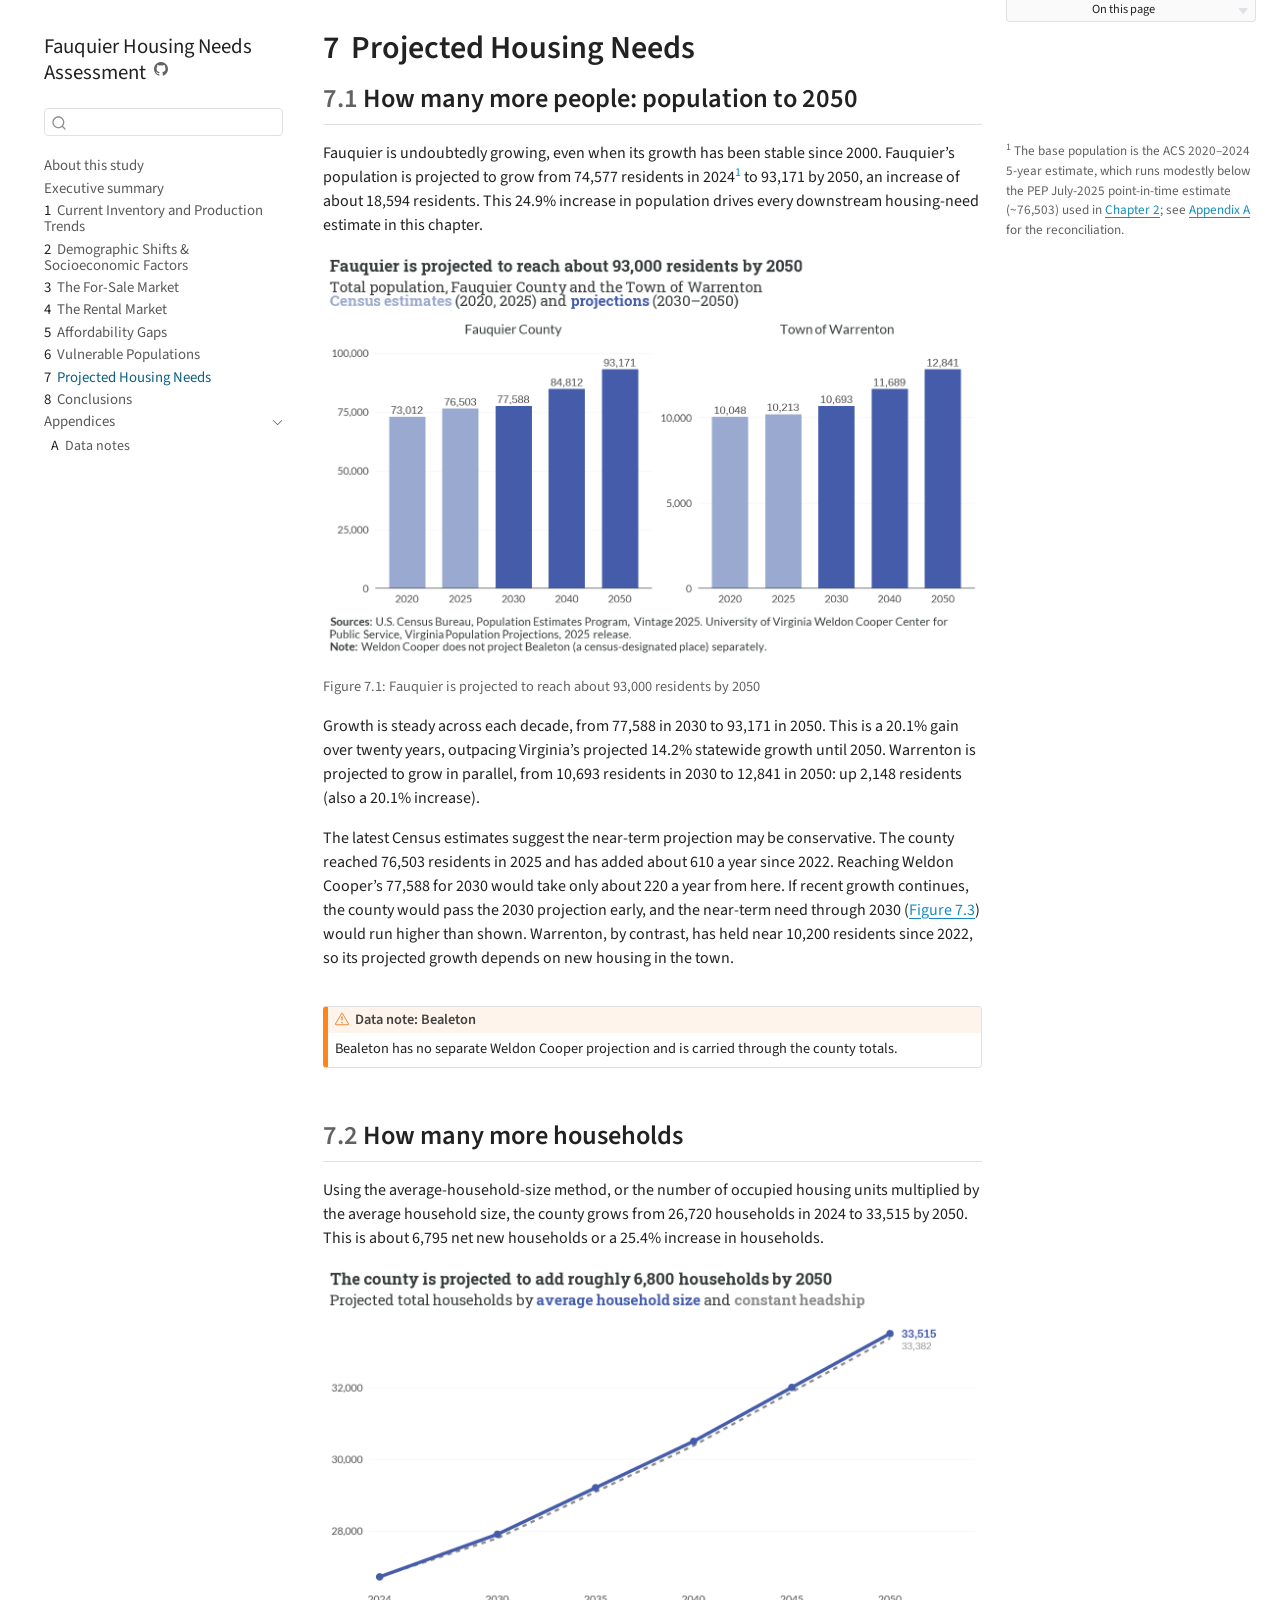
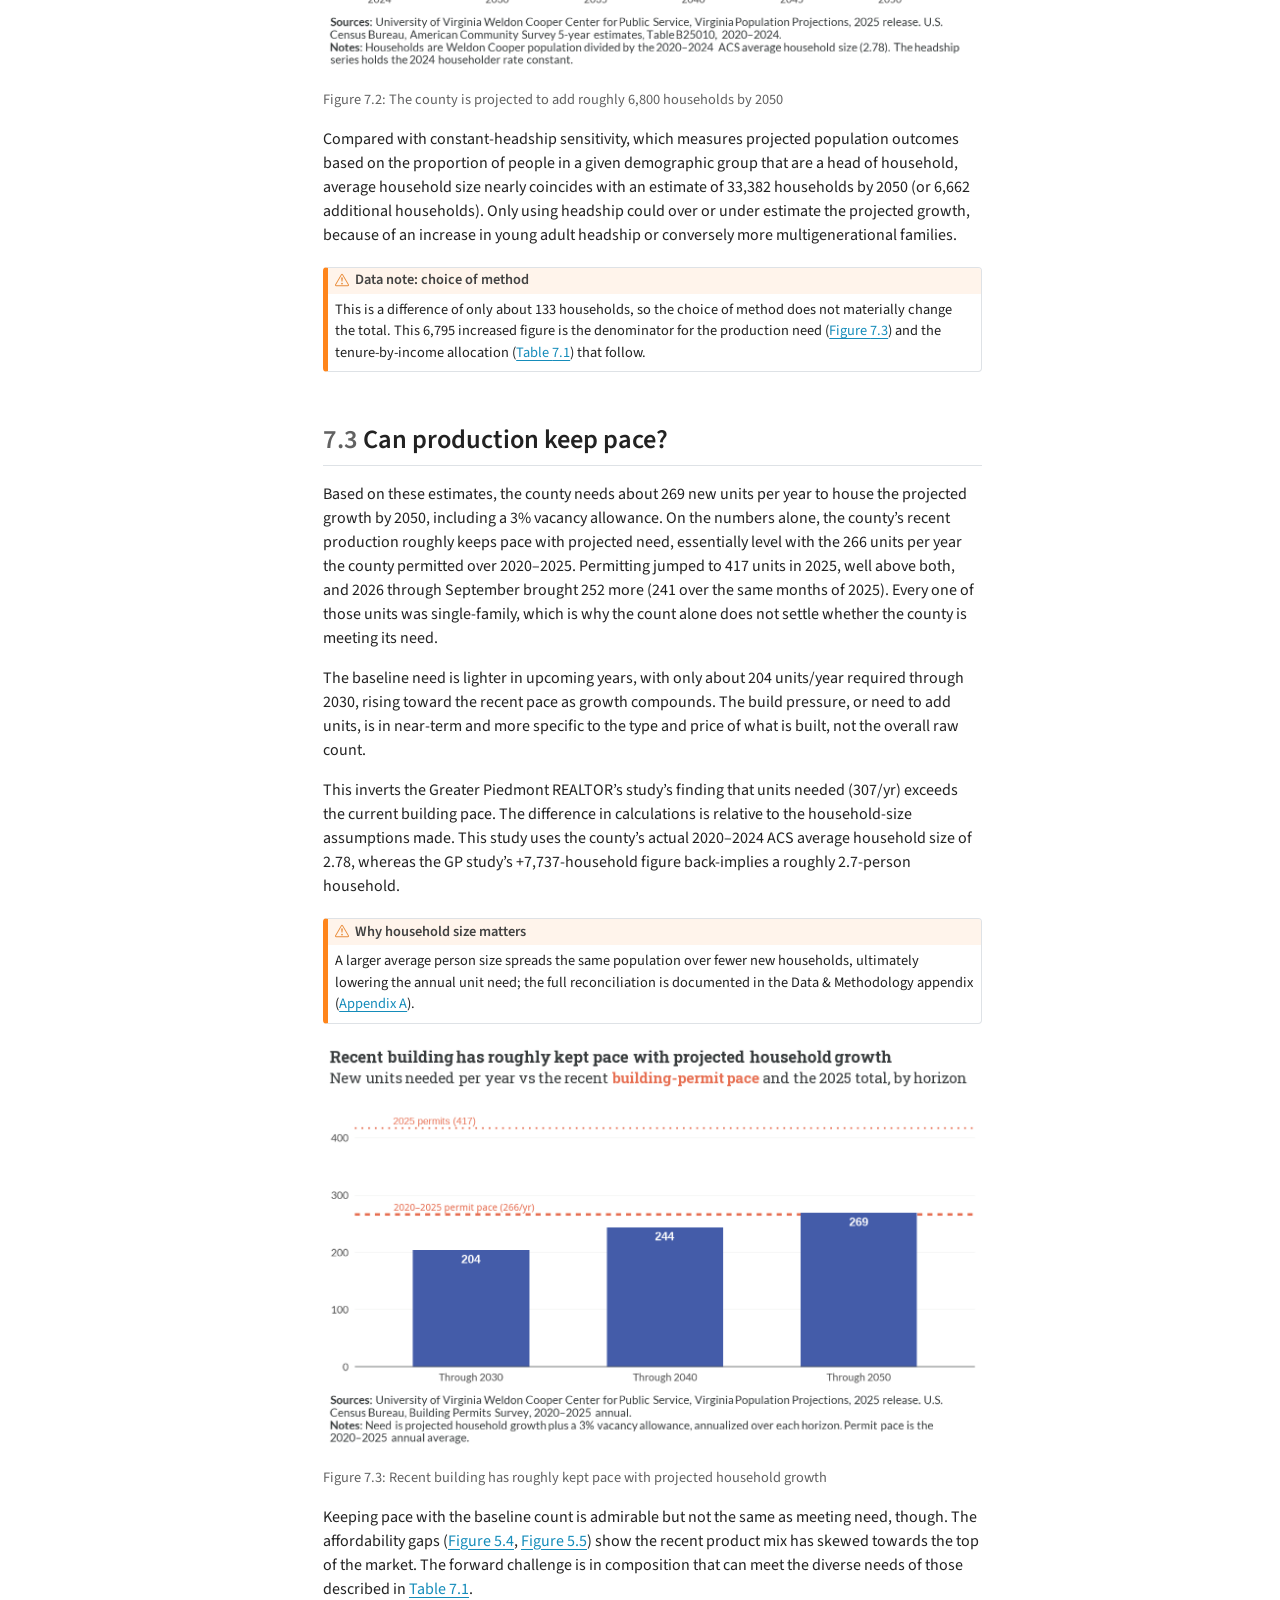
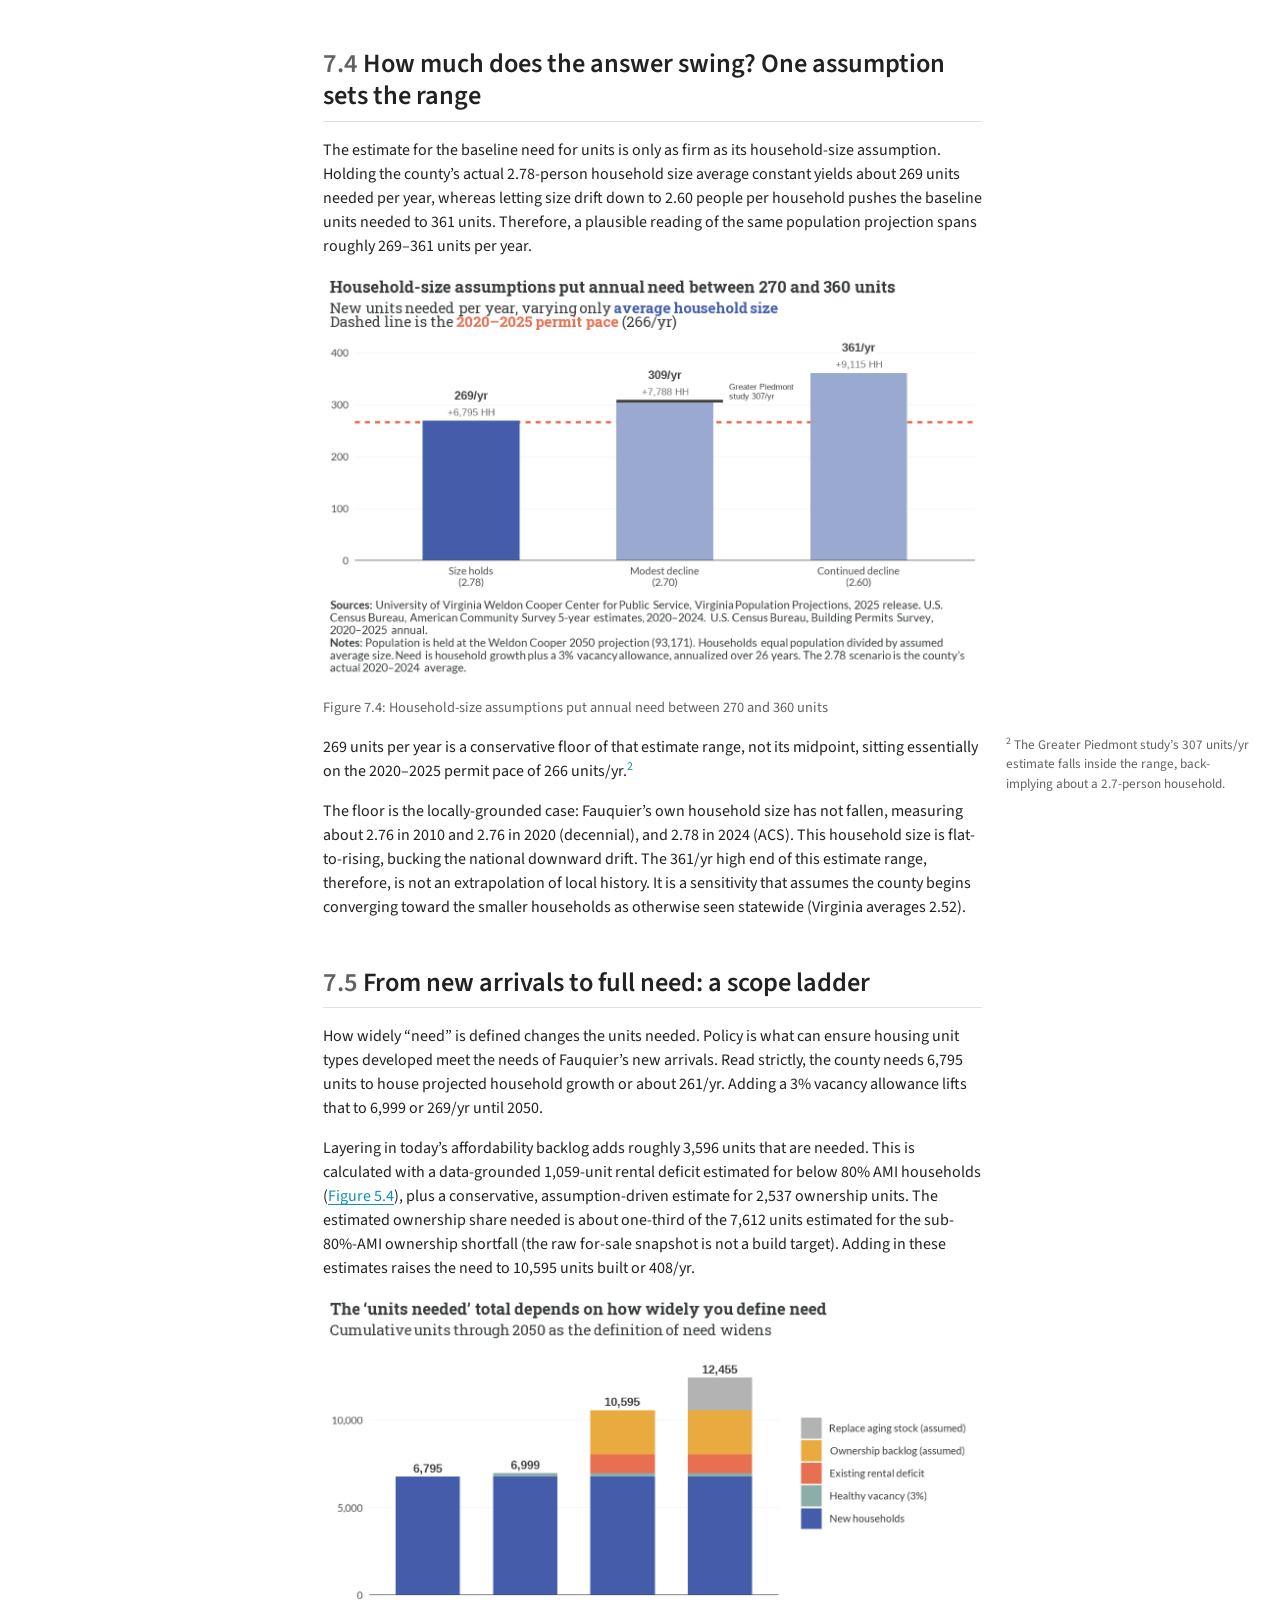
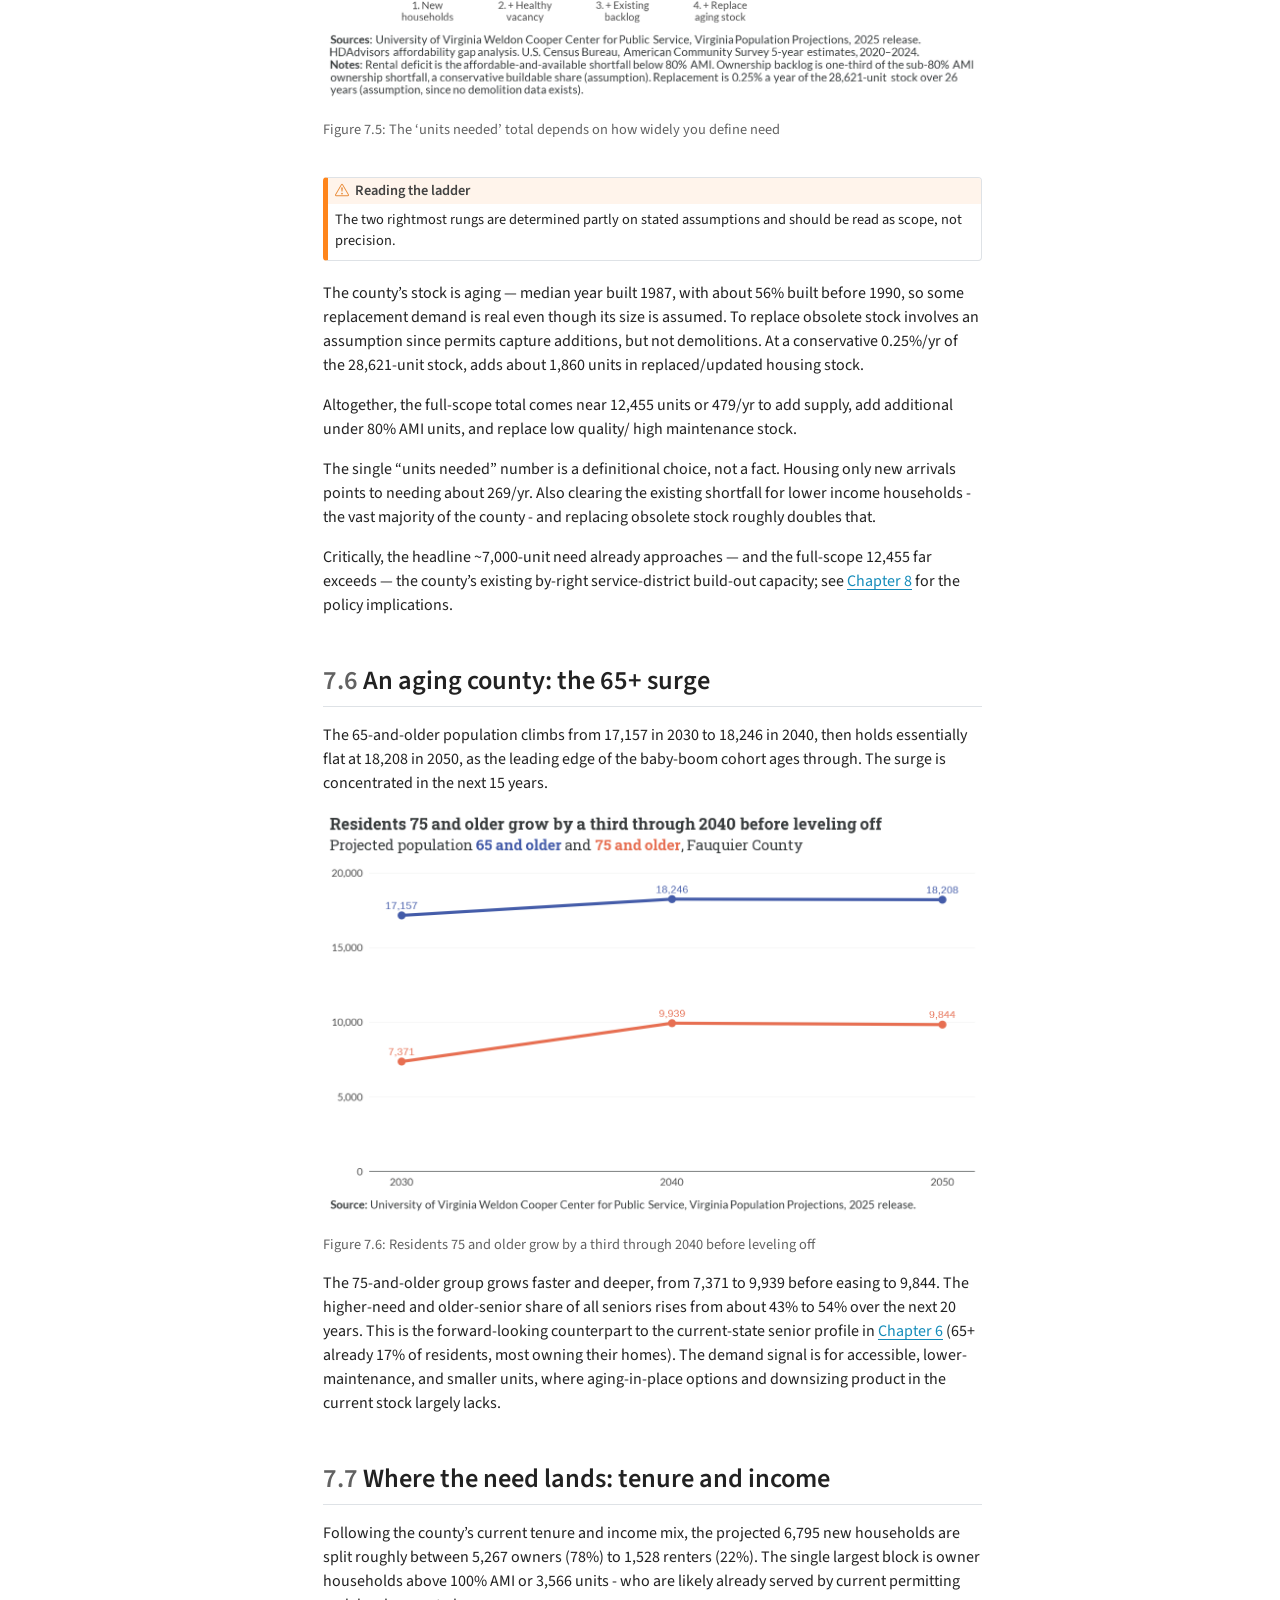
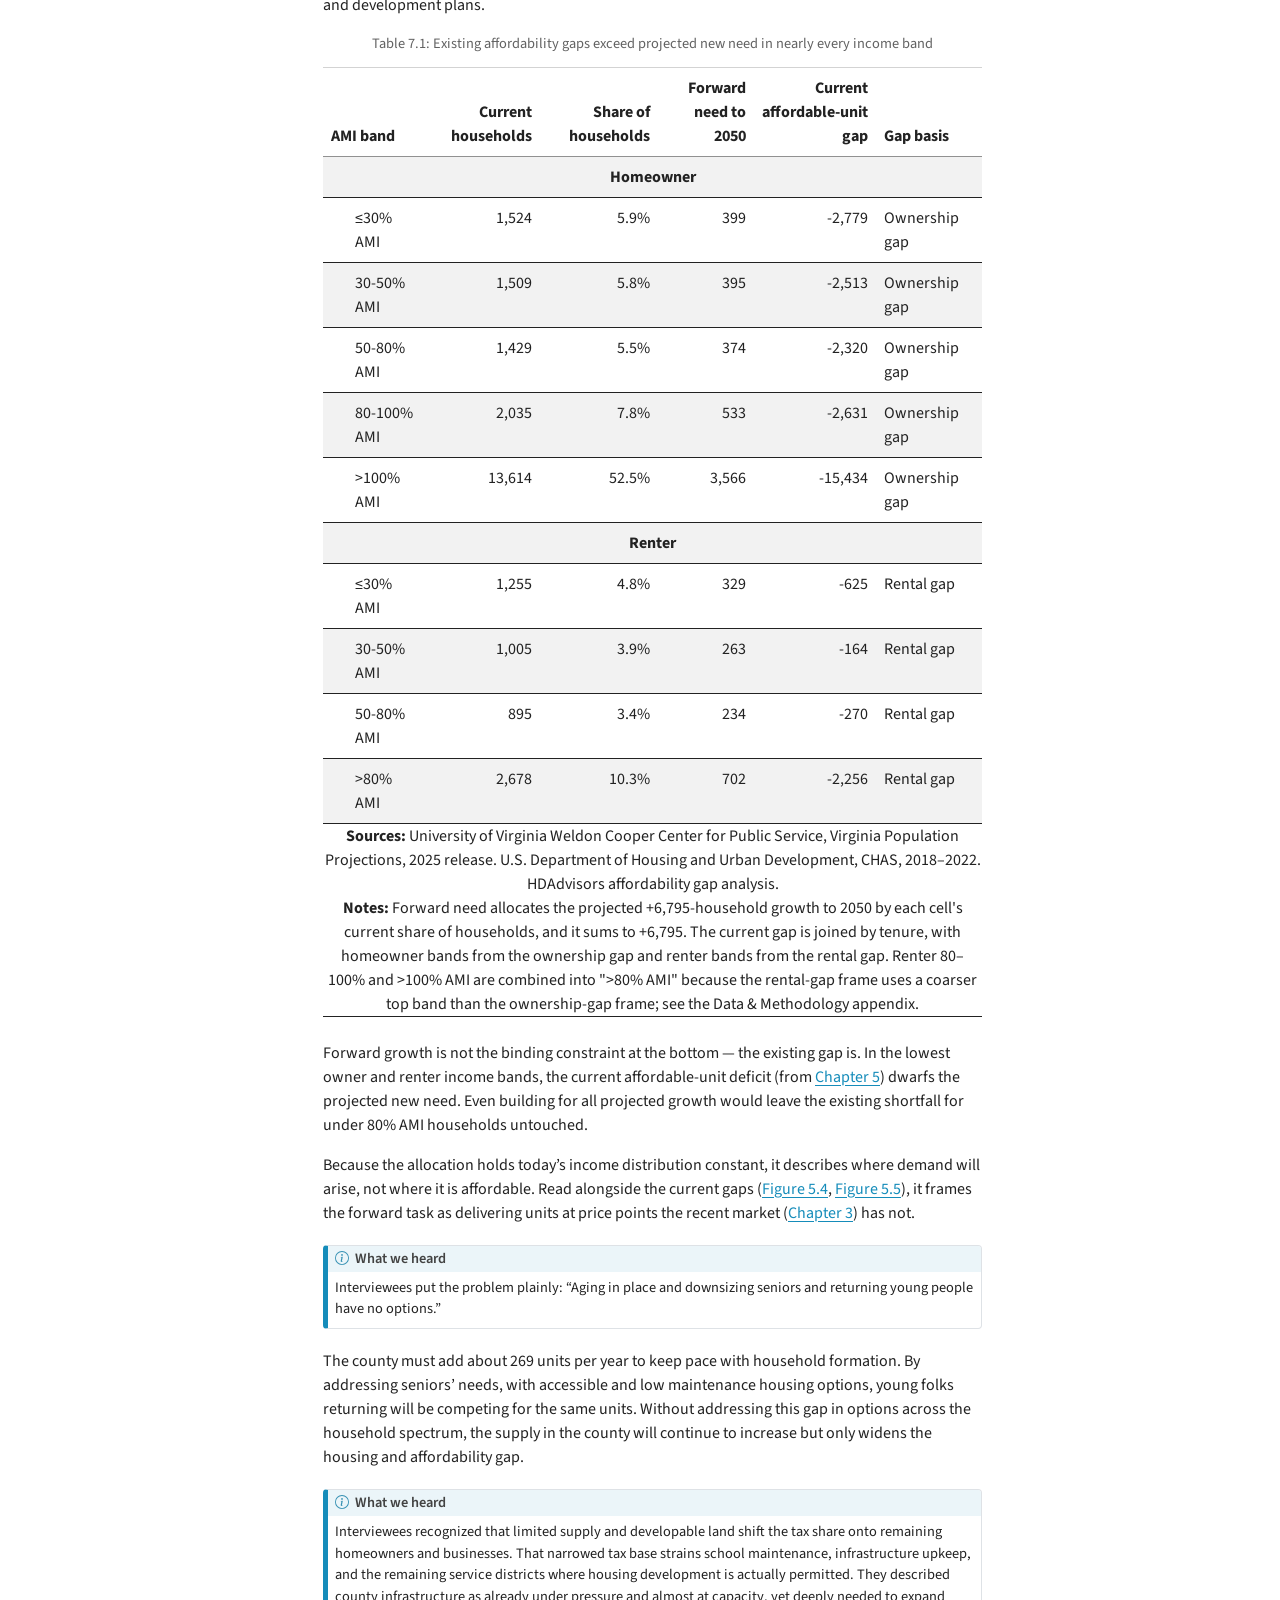
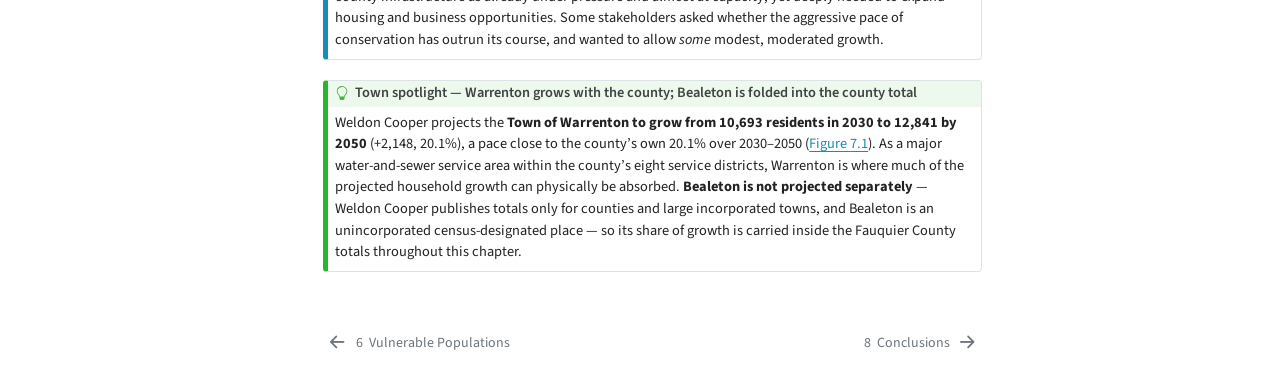
<file: docs/projections.html>
<!DOCTYPE html>
<html xmlns="http://www.w3.org/1999/xhtml" lang="en" xml:lang="en"><head>

<meta charset="utf-8">
<meta name="generator" content="quarto-1.10.19">

<meta name="viewport" content="width=device-width, initial-scale=1.0, user-scalable=yes">


<title>7&nbsp; Projected Housing Needs – Fauquier Housing Needs Assessment</title>
<style>
/* Default styles provided by pandoc.
** See https://pandoc.org/MANUAL.html#variables-for-html for config info.
*/
span.smallcaps{font-variant: small-caps;}
div.columns{display: flex; gap: 1.5em;}
div.column{flex: auto;}
@media screen {
div.columns{gap: min(4vw, 1.5em);}
div.column{overflow-x: auto;}
}
div.hanging-indent{margin-left: 1.5em; text-indent: -1.5em;}
ul.task-list{list-style: none;}
ul.task-list li input[type="checkbox"] {
  width: 0.8em;
  margin: 0 0.8em 0.2em -1em; /* quarto-specific, see https://github.com/quarto-dev/quarto-cli/issues/4556 */ 
  vertical-align: middle;
}
</style>


<script src="site_libs/quarto-nav/quarto-nav.js"></script>
<script src="site_libs/quarto-nav/headroom.min.js"></script>
<script src="site_libs/clipboard/clipboard.min.js"></script>
<script src="site_libs/quarto-search/autocomplete.umd.js"></script>
<script src="site_libs/quarto-search/fuse.min.js"></script>
<script src="site_libs/quarto-search/quarto-search.js"></script>
<meta name="quarto:offset" content="./">
<link href="./conclusions.html" rel="next">
<link href="./populations.html" rel="prev">
<script src="site_libs/quarto-html/quarto.js" type="module"></script>
<script src="site_libs/quarto-html/tabsets/tabsets.js" type="module"></script>
<script src="site_libs/quarto-html/popper.min.js"></script>
<script src="site_libs/quarto-html/tippy.umd.min.js"></script>
<script src="site_libs/quarto-html/anchor.min.js"></script>
<link href="site_libs/quarto-html/tippy.css" rel="stylesheet">
<link href="site_libs/quarto-html/quarto-syntax-highlighting-bf27225e3a48a9273f3daa8f8e829971.css" rel="stylesheet" id="quarto-text-highlighting-styles">
<script src="site_libs/bootstrap/bootstrap.min.js"></script>
<link href="site_libs/bootstrap/bootstrap-icons.css" rel="stylesheet">
<link href="site_libs/bootstrap/bootstrap-f69b7edfa307575e8b8db3725626b858.min.css" rel="stylesheet" append-hash="true" id="quarto-bootstrap" data-mode="light">
<script id="quarto-search-options" type="application/json">{
  "location": "sidebar",
  "copy-button": false,
  "collapse-after": 3,
  "panel-placement": "start",
  "type": "textbox",
  "limit": 50,
  "keyboard-shortcut": [
    "f",
    "/",
    "s"
  ],
  "show-item-context": false,
  "language": {
    "search-no-results-text": "No results",
    "search-matching-documents-text": "matching documents",
    "search-copy-link-title": "Copy link to search",
    "search-hide-matches-text": "Hide additional matches",
    "search-more-match-text": "more match in this document",
    "search-more-matches-text": "more matches in this document",
    "search-clear-button-title": "Clear",
    "search-text-placeholder": "",
    "search-detached-cancel-button-title": "Cancel",
    "search-submit-button-title": "Submit",
    "search-label": "Search"
  }
}</script>
<script src="site_libs/kePrint-0.0.1/kePrint.js"></script>

<link href="site_libs/lightable-0.0.1/lightable.css" rel="stylesheet">



</head>

<body class="nav-sidebar floating slimcontent quarto-light">

<div id="quarto-search-results"></div>
  <header id="quarto-header" class="headroom fixed-top">
  <nav class="quarto-secondary-nav">
    <div class="container-fluid d-flex">
      <button type="button" class="quarto-btn-toggle btn" data-bs-toggle="collapse" role="button" data-bs-target=".quarto-sidebar-collapse-item" aria-controls="quarto-sidebar" aria-expanded="false" aria-label="Toggle sidebar navigation" onclick="if (window.quartoToggleHeadroom) { window.quartoToggleHeadroom(); }">
        <i class="bi bi-layout-text-sidebar-reverse"></i>
      </button>
        <nav class="quarto-page-breadcrumbs" aria-label="breadcrumb"><ol class="breadcrumb"><li class="breadcrumb-item"><a href="./projections.html"><span class="chapter-number">7</span>&nbsp; <span class="chapter-title">Projected Housing Needs</span></a></li></ol></nav>
        <a class="flex-grow-1" role="navigation" data-bs-toggle="collapse" data-bs-target=".quarto-sidebar-collapse-item" aria-controls="quarto-sidebar" aria-expanded="false" aria-label="Toggle sidebar navigation" onclick="if (window.quartoToggleHeadroom) { window.quartoToggleHeadroom(); }">      
        </a>
      <button type="button" class="btn quarto-search-button" aria-label="Search" onclick="window.quartoOpenSearch();">
        <i class="bi bi-search"></i>
      </button>
    </div>
  </nav>
</header>
<!-- content -->
<div id="quarto-content" class="quarto-container page-columns page-rows-contents page-layout-article">
<!-- sidebar -->
  <nav id="quarto-sidebar" class="sidebar collapse collapse-horizontal quarto-sidebar-collapse-item sidebar-navigation floating overflow-auto">
    <div class="pt-lg-2 mt-2 text-left sidebar-header">
    <div class="sidebar-title mb-0 py-0">
      <a href="./">Fauquier Housing Needs Assessment</a> 
        <div class="sidebar-tools-main">
    <a href="https://github.com/hdadvisors/fhfh" title="Source Code" class="quarto-navigation-tool px-1" aria-label="Source Code"><i class="bi bi-github"></i></a>
</div>
    </div>
      </div>
        <div class="mt-2 flex-shrink-0 align-items-center">
        <div class="sidebar-search">
        <div id="quarto-search" class="" title="Search"></div>
        </div>
        </div>
    <div class="sidebar-menu-container"> 
    <ul class="list-unstyled mt-1">
        <li class="sidebar-item">
  <div class="sidebar-item-container"> 
  <a href="./index.html" class="sidebar-item-text sidebar-link">
 <span class="menu-text">About this study</span></a>
  </div>
</li>
        <li class="sidebar-item">
  <div class="sidebar-item-container"> 
  <a href="./exec-sum.html" class="sidebar-item-text sidebar-link">
 <span class="menu-text">Executive summary</span></a>
  </div>
</li>
        <li class="sidebar-item">
  <div class="sidebar-item-container"> 
  <a href="./inventory.html" class="sidebar-item-text sidebar-link">
 <span class="menu-text"><span class="chapter-number">1</span>&nbsp; <span class="chapter-title">Current Inventory and Production Trends</span></span></a>
  </div>
</li>
        <li class="sidebar-item">
  <div class="sidebar-item-container"> 
  <a href="./demographics.html" class="sidebar-item-text sidebar-link">
 <span class="menu-text"><span class="chapter-number">2</span>&nbsp; <span class="chapter-title">Demographic Shifts &amp; Socioeconomic Factors</span></span></a>
  </div>
</li>
        <li class="sidebar-item">
  <div class="sidebar-item-container"> 
  <a href="./market-ownership.html" class="sidebar-item-text sidebar-link">
 <span class="menu-text"><span class="chapter-number">3</span>&nbsp; <span class="chapter-title">The For-Sale Market</span></span></a>
  </div>
</li>
        <li class="sidebar-item">
  <div class="sidebar-item-container"> 
  <a href="./market-rental.html" class="sidebar-item-text sidebar-link">
 <span class="menu-text"><span class="chapter-number">4</span>&nbsp; <span class="chapter-title">The Rental Market</span></span></a>
  </div>
</li>
        <li class="sidebar-item">
  <div class="sidebar-item-container"> 
  <a href="./gaps.html" class="sidebar-item-text sidebar-link">
 <span class="menu-text"><span class="chapter-number">5</span>&nbsp; <span class="chapter-title">Affordability Gaps</span></span></a>
  </div>
</li>
        <li class="sidebar-item">
  <div class="sidebar-item-container"> 
  <a href="./populations.html" class="sidebar-item-text sidebar-link">
 <span class="menu-text"><span class="chapter-number">6</span>&nbsp; <span class="chapter-title">Vulnerable Populations</span></span></a>
  </div>
</li>
        <li class="sidebar-item">
  <div class="sidebar-item-container"> 
  <a href="./projections.html" class="sidebar-item-text sidebar-link active">
 <span class="menu-text"><span class="chapter-number">7</span>&nbsp; <span class="chapter-title">Projected Housing Needs</span></span></a>
  </div>
</li>
        <li class="sidebar-item">
  <div class="sidebar-item-container"> 
  <a href="./conclusions.html" class="sidebar-item-text sidebar-link">
 <span class="menu-text"><span class="chapter-number">8</span>&nbsp; <span class="chapter-title">Conclusions</span></span></a>
  </div>
</li>
        <li class="sidebar-item sidebar-item-section">
      <div class="sidebar-item-container"> 
            <a class="sidebar-item-text sidebar-link text-start" data-bs-toggle="collapse" data-bs-target="#quarto-sidebar-section-1" role="navigation" aria-expanded="true">
 <span class="menu-text">Appendices</span></a>
          <a class="sidebar-item-toggle text-start" data-bs-toggle="collapse" data-bs-target="#quarto-sidebar-section-1" role="navigation" aria-expanded="true" aria-label="Toggle section">
            <i class="bi bi-chevron-right ms-2"></i>
          </a> 
      </div>
      <ul id="quarto-sidebar-section-1" class="collapse list-unstyled sidebar-section depth1 show">  
          <li class="sidebar-item">
  <div class="sidebar-item-container"> 
  <a href="./data-notes.html" class="sidebar-item-text sidebar-link">
 <span class="menu-text"><span class="chapter-number">A</span>&nbsp; <span class="chapter-title">Data notes</span></span></a>
  </div>
</li>
      </ul>
  </li>
    </ul>
    </div>
</nav>
<div id="quarto-sidebar-glass" class="quarto-sidebar-collapse-item" data-bs-toggle="collapse" data-bs-target=".quarto-sidebar-collapse-item"></div>
<!-- margin-sidebar -->
    <div id="quarto-margin-sidebar" class="sidebar margin-sidebar">
        <nav id="TOC" role="doc-toc" class="toc-active">
    <h2 id="toc-title">On this page</h2>
   
  <ul>
  <li><a href="#how-many-more-people-population-to-2050" id="toc-how-many-more-people-population-to-2050" class="nav-link active" data-scroll-target="#how-many-more-people-population-to-2050"><span class="header-section-number">7.1</span> How many more people: population to 2050</a></li>
  <li><a href="#how-many-more-households" id="toc-how-many-more-households" class="nav-link" data-scroll-target="#how-many-more-households"><span class="header-section-number">7.2</span> How many more households</a></li>
  <li><a href="#can-production-keep-pace" id="toc-can-production-keep-pace" class="nav-link" data-scroll-target="#can-production-keep-pace"><span class="header-section-number">7.3</span> Can production keep pace?</a></li>
  <li><a href="#how-much-does-the-answer-swing-one-assumption-sets-the-range" id="toc-how-much-does-the-answer-swing-one-assumption-sets-the-range" class="nav-link" data-scroll-target="#how-much-does-the-answer-swing-one-assumption-sets-the-range"><span class="header-section-number">7.4</span> How much does the answer swing? One assumption sets the range</a></li>
  <li><a href="#from-new-arrivals-to-full-need-a-scope-ladder" id="toc-from-new-arrivals-to-full-need-a-scope-ladder" class="nav-link" data-scroll-target="#from-new-arrivals-to-full-need-a-scope-ladder"><span class="header-section-number">7.5</span> From new arrivals to full need: a scope ladder</a></li>
  <li><a href="#an-aging-county-the-65-surge" id="toc-an-aging-county-the-65-surge" class="nav-link" data-scroll-target="#an-aging-county-the-65-surge"><span class="header-section-number">7.6</span> An aging county: the 65+ surge</a></li>
  <li><a href="#where-the-need-lands-tenure-and-income" id="toc-where-the-need-lands-tenure-and-income" class="nav-link" data-scroll-target="#where-the-need-lands-tenure-and-income"><span class="header-section-number">7.7</span> Where the need lands: tenure and income</a></li>
  </ul>
</nav>
    </div>
<!-- main -->
<main class="content page-columns page-full" id="quarto-document-content">

<header id="title-block-header" class="quarto-title-block default">
<div class="quarto-title">
<h1 class="title"><span id="sec-projections" class="quarto-section-identifier"><span class="chapter-number">7</span>&nbsp; <span class="chapter-title">Projected Housing Needs</span></span></h1>
</div>



<div class="quarto-title-meta">

    
  
    
  </div>
  


</header>


<!-- Purpose: forward housing needs through 2050 — Weldon Cooper population projections → household
     growth → annual production need → 65+ demand → tenure×AMI needs allocation (PLAN.md §7 Ch 6).
     Narrative: prose migrated from the team Google Doc draft (Oct 2026); numbers audited against the data.
     Data-flow rule: read_rds() only; every figure sources data/wcoop.rds (+ gaps/chas/bps cross-refs). -->
<section id="how-many-more-people-population-to-2050" class="level2 page-columns page-full" data-number="7.1">
<h2 data-number="7.1" class="anchored" data-anchor-id="how-many-more-people-population-to-2050"><span class="header-section-number">7.1</span> How many more people: population to 2050</h2>
<p>Fauquier is undoubtedly growing, even when its growth has been stable since 2000. Fauquier’s population is projected to grow from 74,577 residents in 2024<a href="#fn1" class="footnote-ref" id="fnref1" role="doc-noteref"><sup>1</sup></a> to 93,171 by 2050, an increase of about 18,594 residents. This 24.9% increase in population drives every downstream housing-need estimate in this chapter.</p>
<div class="no-row-height column-margin column-container"><div id="fn1"><p><sup>1</sup>&nbsp;The base population is the ACS 2020–2024 5-year estimate, which runs modestly below the PEP July-2025 point-in-time estimate (~76,503) used in <a href="demographics.html" class="quarto-xref"><span>Chapter 2</span></a>; see <a href="data-notes.html" class="quarto-xref"><span>Appendix A</span></a> for the reconciliation.</p></div></div><div class="cell" data-layout-align="left">
<div class="cell-output-display">
<div id="fig-pop-projection" class="quarto-float quarto-figure quarto-figure-left anchored" data-fig-align="left" alt="Column charts of population in two panels: Census Bureau estimates for 2020 and 2025, then Weldon Cooper projections for 2030, 2040, and 2050. The Fauquier County panel goes from about 73,000 in 2020 and 76,500 in 2025 to a projected 77,600 in 2030, 84,800 in 2040 and 93,200 in 2050. The Warrenton panel holds near 10,000 to 10,200 in the estimates, then rises from about 10,700 in 2030 to 11,700 and 12,800. Both grow steadily; the county adds far more people in absolute terms.">
<figure class="quarto-float quarto-float-fig figure">
<div aria-describedby="fig-pop-projection-caption-0ceaefa1-69ba-4598-a22c-09a6ac19f8ca">
<img src="projections_files/figure-html/fig-pop-projection-1.png" class="img-fluid quarto-figure quarto-figure-left figure-img" style="width:100.0%" alt="Column charts of population in two panels: Census Bureau estimates for 2020 and 2025, then Weldon Cooper projections for 2030, 2040, and 2050. The Fauquier County panel goes from about 73,000 in 2020 and 76,500 in 2025 to a projected 77,600 in 2030, 84,800 in 2040 and 93,200 in 2050. The Warrenton panel holds near 10,000 to 10,200 in the estimates, then rises from about 10,700 in 2030 to 11,700 and 12,800. Both grow steadily; the county adds far more people in absolute terms.">
</div>
<figcaption class="quarto-float-caption-bottom quarto-float-caption quarto-float-fig" id="fig-pop-projection-caption-0ceaefa1-69ba-4598-a22c-09a6ac19f8ca">
Figure&nbsp;7.1: Fauquier is projected to reach about 93,000 residents by 2050
</figcaption>
</figure>
</div>
</div>
</div>
<p>Growth is steady across each decade, from 77,588 in 2030 to 93,171 in 2050. This is a 20.1% gain over twenty years, outpacing Virginia’s projected 14.2% statewide growth until 2050. Warrenton is projected to grow in parallel, from 10,693 residents in 2030 to 12,841 in 2050: up 2,148 residents (also a 20.1% increase).</p>
<p>The latest Census estimates suggest the near-term projection may be conservative. The county reached 76,503 residents in 2025 and has added about 610 a year since 2022. Reaching Weldon Cooper’s 77,588 for 2030 would take only about 220 a year from here. If recent growth continues, the county would pass the 2030 projection early, and the near-term need through 2030 (<a href="#fig-production-need" class="quarto-xref">Figure&nbsp;<span>7.3</span></a>) would run higher than shown. Warrenton, by contrast, has held near 10,200 residents since 2022, so its projected growth depends on new housing in the town.</p>
<div class="callout callout-style-default callout-warning callout-titled">
<div class="callout-header d-flex align-content-center">
<div class="callout-icon-container">
<i class="callout-icon"></i>
</div>
<div class="callout-title-container flex-fill">
<span class="screen-reader-only">Warning</span>Data note: Bealeton
</div>
</div>
<div class="callout-body-container callout-body">
<p>Bealeton has no separate Weldon Cooper projection and is carried through the county totals.</p>
</div>
</div>
</section>
<section id="how-many-more-households" class="level2" data-number="7.2">
<h2 data-number="7.2" class="anchored" data-anchor-id="how-many-more-households"><span class="header-section-number">7.2</span> How many more households</h2>
<p>Using the average-household-size method, or the number of occupied housing units multiplied by the average household size, the county grows from 26,720 households in 2024 to 33,515 by 2050. This is about 6,795 net new households or a 25.4% increase in households.</p>
<div class="cell" data-layout-align="left">
<div class="cell-output-display">
<div id="fig-hh-projection" class="quarto-float quarto-figure quarto-figure-left anchored" data-fig-align="left" alt="Line chart of projected total households in Fauquier County from a 2024 base of about 26,700 to 2050. The lead average-household-size series rises to about 33,515 by 2050, an increase of roughly 6,800 households. A faint dashed constant-headship reference line tracks just below it, ending at about 33,382. The two methods nearly coincide.">
<figure class="quarto-float quarto-float-fig figure">
<div aria-describedby="fig-hh-projection-caption-0ceaefa1-69ba-4598-a22c-09a6ac19f8ca">
<img src="projections_files/figure-html/fig-hh-projection-1.png" class="img-fluid quarto-figure quarto-figure-left figure-img" style="width:100.0%" alt="Line chart of projected total households in Fauquier County from a 2024 base of about 26,700 to 2050. The lead average-household-size series rises to about 33,515 by 2050, an increase of roughly 6,800 households. A faint dashed constant-headship reference line tracks just below it, ending at about 33,382. The two methods nearly coincide.">
</div>
<figcaption class="quarto-float-caption-bottom quarto-float-caption quarto-float-fig" id="fig-hh-projection-caption-0ceaefa1-69ba-4598-a22c-09a6ac19f8ca">
Figure&nbsp;7.2: The county is projected to add roughly 6,800 households by 2050
</figcaption>
</figure>
</div>
</div>
</div>
<p>Compared with constant-headship sensitivity, which measures projected population outcomes based on the proportion of people in a given demographic group that are a head of household, average household size nearly coincides with an estimate of 33,382 households by 2050 (or 6,662 additional households). Only using headship could over or under estimate the projected growth, because of an increase in young adult headship or conversely more multigenerational families.</p>
<div class="callout callout-style-default callout-warning callout-titled">
<div class="callout-header d-flex align-content-center">
<div class="callout-icon-container">
<i class="callout-icon"></i>
</div>
<div class="callout-title-container flex-fill">
<span class="screen-reader-only">Warning</span>Data note: choice of method
</div>
</div>
<div class="callout-body-container callout-body">
<p>This is a difference of only about 133 households, so the choice of method does not materially change the total. This 6,795 increased figure is the denominator for the production need (<a href="#fig-production-need" class="quarto-xref">Figure&nbsp;<span>7.3</span></a>) and the tenure-by-income allocation (<a href="#tbl-needs-allocation" class="quarto-xref">Table&nbsp;<span>7.1</span></a>) that follow.</p>
</div>
</div>
</section>
<section id="can-production-keep-pace" class="level2" data-number="7.3">
<h2 data-number="7.3" class="anchored" data-anchor-id="can-production-keep-pace"><span class="header-section-number">7.3</span> Can production keep pace?</h2>
<p>Based on these estimates, the county needs about 269 new units per year to house the projected growth by 2050, including a 3% vacancy allowance. On the numbers alone, the county’s recent production roughly keeps pace with projected need, essentially level with the 266 units per year the county permitted over 2020–2025. Permitting jumped to 417 units in 2025, well above both, and 2026 through September brought 252 more (241 over the same months of 2025). Every one of those units was single-family, which is why the count alone does not settle whether the county is meeting its need.</p>
<p>The baseline need is lighter in upcoming years, with only about 204 units/year required through 2030, rising toward the recent pace as growth compounds. The build pressure, or need to add units, is in near-term and more specific to the type and price of what is built, not the overall raw count.</p>
<p>This inverts the Greater Piedmont REALTOR’s study’s finding that units needed (307/yr) exceeds the current building pace. The difference in calculations is relative to the household-size assumptions made. This study uses the county’s actual 2020–2024 ACS average household size of 2.78, whereas the GP study’s +7,737-household figure back-implies a roughly 2.7-person household.</p>
<div class="callout callout-style-default callout-warning callout-titled">
<div class="callout-header d-flex align-content-center">
<div class="callout-icon-container">
<i class="callout-icon"></i>
</div>
<div class="callout-title-container flex-fill">
<span class="screen-reader-only">Warning</span>Why household size matters
</div>
</div>
<div class="callout-body-container callout-body">
<p>A larger average person size spreads the same population over fewer new households, ultimately lowering the annual unit need; the full reconciliation is documented in the Data &amp; Methodology appendix (<a href="data-notes.html" class="quarto-xref"><span>Appendix A</span></a>).</p>
</div>
</div>
<div class="cell" data-layout-align="left">
<div class="cell-output-display">
<div id="fig-production-need" class="quarto-float quarto-figure quarto-figure-left anchored" data-fig-align="left" alt="Column chart of the annualized new housing units needed to house projected household growth in Fauquier County, over three horizons: about 204, 244, 269 per year through 2030, 2040, and 2050 on the average-household-size method. A dashed horizontal reference line marks the 2020–2025 building-permit pace of about 266 units per year, and a dotted line marks the 417 units permitted in 2025. The 2050-horizon need sits just above the average pace; earlier horizons sit below it; all sit well below the 2025 total.">
<figure class="quarto-float quarto-float-fig figure">
<div aria-describedby="fig-production-need-caption-0ceaefa1-69ba-4598-a22c-09a6ac19f8ca">
<img src="projections_files/figure-html/fig-production-need-1.png" class="img-fluid quarto-figure quarto-figure-left figure-img" style="width:100.0%" alt="Column chart of the annualized new housing units needed to house projected household growth in Fauquier County, over three horizons: about 204, 244, 269 per year through 2030, 2040, and 2050 on the average-household-size method. A dashed horizontal reference line marks the 2020–2025 building-permit pace of about 266 units per year, and a dotted line marks the 417 units permitted in 2025. The 2050-horizon need sits just above the average pace; earlier horizons sit below it; all sit well below the 2025 total.">
</div>
<figcaption class="quarto-float-caption-bottom quarto-float-caption quarto-float-fig" id="fig-production-need-caption-0ceaefa1-69ba-4598-a22c-09a6ac19f8ca">
Figure&nbsp;7.3: Recent building has roughly kept pace with projected household growth
</figcaption>
</figure>
</div>
</div>
</div>
<p>Keeping pace with the baseline count is admirable but not the same as meeting need, though. The affordability gaps (<a href="gaps.html#fig-rental-gap" class="quarto-xref">Figure&nbsp;<span>5.4</span></a>, <a href="gaps.html#fig-ownership-gap" class="quarto-xref">Figure&nbsp;<span>5.5</span></a>) show the recent product mix has skewed towards the top of the market. The forward challenge is in composition that can meet the diverse needs of those described in <a href="#tbl-needs-allocation" class="quarto-xref">Table&nbsp;<span>7.1</span></a>.</p>
</section>
<section id="how-much-does-the-answer-swing-one-assumption-sets-the-range" class="level2 page-columns page-full" data-number="7.4">
<h2 data-number="7.4" class="anchored" data-anchor-id="how-much-does-the-answer-swing-one-assumption-sets-the-range"><span class="header-section-number">7.4</span> How much does the answer swing? One assumption sets the range</h2>
<p>The estimate for the baseline need for units is only as firm as its household-size assumption. Holding the county’s actual 2.78-person household size average constant yields about 269 units needed per year, whereas letting size drift down to 2.60 people per household pushes the baseline units needed to 361 units. Therefore, a plausible reading of the same population projection spans roughly 269–361 units per year.</p>
<div class="cell" data-layout-align="left">
<div class="cell-output-display">
<div id="fig-need-range" class="quarto-float quarto-figure quarto-figure-left anchored" data-fig-align="left" alt="Column chart of the annual new-housing-units needed through 2050 under three average-household-size assumptions, holding the projected 2050 population fixed at 93,171. If household size holds at 2.78 (the county's actual current average), need is about 269 units per year. If it declines modestly to 2.70, need rises to about 309. If it continues down to 2.60, need reaches about 361. A dashed reference line marks the 2020–2025 building-permit pace of 266 per year, essentially level with the size-holds scenario. The Greater Piedmont regional study's estimate of 307 per year falls between the first two bars, inside the band.">
<figure class="quarto-float quarto-float-fig figure">
<div aria-describedby="fig-need-range-caption-0ceaefa1-69ba-4598-a22c-09a6ac19f8ca">
<img src="projections_files/figure-html/fig-need-range-1.png" class="img-fluid quarto-figure quarto-figure-left figure-img" style="width:100.0%" alt="Column chart of the annual new-housing-units needed through 2050 under three average-household-size assumptions, holding the projected 2050 population fixed at 93,171. If household size holds at 2.78 (the county's actual current average), need is about 269 units per year. If it declines modestly to 2.70, need rises to about 309. If it continues down to 2.60, need reaches about 361. A dashed reference line marks the 2020–2025 building-permit pace of 266 per year, essentially level with the size-holds scenario. The Greater Piedmont regional study's estimate of 307 per year falls between the first two bars, inside the band.">
</div>
<figcaption class="quarto-float-caption-bottom quarto-float-caption quarto-float-fig" id="fig-need-range-caption-0ceaefa1-69ba-4598-a22c-09a6ac19f8ca">
Figure&nbsp;7.4: Household-size assumptions put annual need between 270 and 360 units
</figcaption>
</figure>
</div>
</div>
</div>
<p>269 units per year is a conservative floor of that estimate range, not its midpoint, sitting essentially on the 2020–2025 permit pace of 266 units/yr.<a href="#fn2" class="footnote-ref" id="fnref2" role="doc-noteref"><sup>2</sup></a></p>
<div class="no-row-height column-margin column-container"><div id="fn2"><p><sup>2</sup>&nbsp;The Greater Piedmont study’s 307 units/yr estimate falls inside the range, back-implying about a 2.7-person household.</p></div></div><p>The floor is the locally-grounded case: Fauquier’s own household size has not fallen, measuring about 2.76 in 2010 and 2.76 in 2020 (decennial), and 2.78 in 2024 (ACS). This household size is flat-to-rising, bucking the national downward drift. The 361/yr high end of this estimate range, therefore, is not an extrapolation of local history. It is a sensitivity that assumes the county begins converging toward the smaller households as otherwise seen statewide (Virginia averages 2.52).</p>
</section>
<section id="from-new-arrivals-to-full-need-a-scope-ladder" class="level2" data-number="7.5">
<h2 data-number="7.5" class="anchored" data-anchor-id="from-new-arrivals-to-full-need-a-scope-ladder"><span class="header-section-number">7.5</span> From new arrivals to full need: a scope ladder</h2>
<p>How widely “need” is defined changes the units needed. Policy is what can ensure housing unit types developed meet the needs of Fauquier’s new arrivals. Read strictly, the county needs 6,795 units to house projected household growth or about 261/yr. Adding a 3% vacancy allowance lifts that to 6,999 or 269/yr until 2050.</p>
<p>Layering in today’s affordability backlog adds roughly 3,596 units that are needed. This is calculated with a data-grounded 1,059-unit rental deficit estimated for below 80% AMI households (<a href="gaps.html#fig-rental-gap" class="quarto-xref">Figure&nbsp;<span>5.4</span></a>), plus a conservative, assumption-driven estimate for 2,537 ownership units. The estimated ownership share needed is about one-third of the 7,612 units estimated for the sub-80%-AMI ownership shortfall (the raw for-sale snapshot is not a build target). Adding in these estimates raises the need to 10,595 units built or 408/yr.</p>
<div class="cell" data-layout-align="left">
<div class="cell-output-display">
<div id="fig-scope-ladder" class="quarto-float quarto-figure quarto-figure-left anchored" data-fig-align="left" alt="Stacked column chart showing cumulative housing units needed through 2050 as the definition of need widens across four steps. Step 1, housing new household growth alone, is about 6,795 units. Step 2 adds a 3% vacancy allowance for about 6,999. Step 3 adds the existing affordability backlog: a data-grounded rental deficit of about 1,059 units plus an assumed ownership component of about 2,537, reaching about 10,595. Step 4 adds replacement of aging, obsolete stock at an assumed 0.25% per year, about 1,860 units, for a total near 12,455. Each added segment is a distinct color; the ownership-backlog and replacement segments are labeled as assumption-driven.">
<figure class="quarto-float quarto-float-fig figure">
<div aria-describedby="fig-scope-ladder-caption-0ceaefa1-69ba-4598-a22c-09a6ac19f8ca">
<img src="projections_files/figure-html/fig-scope-ladder-1.png" class="img-fluid quarto-figure quarto-figure-left figure-img" style="width:100.0%" alt="Stacked column chart showing cumulative housing units needed through 2050 as the definition of need widens across four steps. Step 1, housing new household growth alone, is about 6,795 units. Step 2 adds a 3% vacancy allowance for about 6,999. Step 3 adds the existing affordability backlog: a data-grounded rental deficit of about 1,059 units plus an assumed ownership component of about 2,537, reaching about 10,595. Step 4 adds replacement of aging, obsolete stock at an assumed 0.25% per year, about 1,860 units, for a total near 12,455. Each added segment is a distinct color; the ownership-backlog and replacement segments are labeled as assumption-driven.">
</div>
<figcaption class="quarto-float-caption-bottom quarto-float-caption quarto-float-fig" id="fig-scope-ladder-caption-0ceaefa1-69ba-4598-a22c-09a6ac19f8ca">
Figure&nbsp;7.5: The ‘units needed’ total depends on how widely you define need
</figcaption>
</figure>
</div>
</div>
</div>
<div class="callout callout-style-default callout-warning callout-titled">
<div class="callout-header d-flex align-content-center">
<div class="callout-icon-container">
<i class="callout-icon"></i>
</div>
<div class="callout-title-container flex-fill">
<span class="screen-reader-only">Warning</span>Reading the ladder
</div>
</div>
<div class="callout-body-container callout-body">
<p>The two rightmost rungs are determined partly on stated assumptions and should be read as scope, not precision.</p>
</div>
</div>
<p>The county’s stock is aging — median year built 1987, with about 56% built before 1990, so some replacement demand is real even though its size is assumed. To replace obsolete stock involves an assumption since permits capture additions, but not demolitions. At a conservative 0.25%/yr of the 28,621-unit stock, adds about 1,860 units in replaced/updated housing stock.</p>
<p>Altogether, the full-scope total comes near 12,455 units or 479/yr to add supply, add additional under 80% AMI units, and replace low quality/ high maintenance stock.</p>
<p>The single “units needed” number is a definitional choice, not a fact. Housing only new arrivals points to needing about 269/yr. Also clearing the existing shortfall for lower income households - the vast majority of the county - and replacing obsolete stock roughly doubles that. <!-- VERIFY (Amelie comment): "the vast majority of the county -- need to verify this." Table 7.1 shows households under 80% AMI are roughly 29% of households. --></p>
<p>Critically, the headline ~7,000-unit need already approaches — and the full-scope 12,455 far exceeds — the county’s existing by-right service-district build-out capacity; see <a href="conclusions.html" class="quarto-xref"><span>Chapter 8</span></a> for the policy implications.</p>
</section>
<section id="an-aging-county-the-65-surge" class="level2" data-number="7.6">
<h2 data-number="7.6" class="anchored" data-anchor-id="an-aging-county-the-65-surge"><span class="header-section-number">7.6</span> An aging county: the 65+ surge</h2>
<p>The 65-and-older population climbs from 17,157 in 2030 to 18,246 in 2040, then holds essentially flat at 18,208 in 2050, as the leading edge of the baby-boom cohort ages through. The surge is concentrated in the next 15 years.</p>
<div class="cell" data-layout-align="left">
<div class="cell-output-display">
<div id="fig-senior-projection" class="quarto-float quarto-figure quarto-figure-left anchored" data-fig-align="left" alt="Line chart of projected senior population in Fauquier County for 2030, 2040, and 2050. The 65-and-older line rises from about 17,200 in 2030 to 18,200 in 2040 and holds near 18,200 in 2050. The 75-and-older line rises more steeply from about 7,400 to 9,900 and holds near 9,800, so the older, higher-need group grows fastest and becomes a larger share of all seniors.">
<figure class="quarto-float quarto-float-fig figure">
<div aria-describedby="fig-senior-projection-caption-0ceaefa1-69ba-4598-a22c-09a6ac19f8ca">
<img src="projections_files/figure-html/fig-senior-projection-1.png" class="img-fluid quarto-figure quarto-figure-left figure-img" style="width:100.0%" alt="Line chart of projected senior population in Fauquier County for 2030, 2040, and 2050. The 65-and-older line rises from about 17,200 in 2030 to 18,200 in 2040 and holds near 18,200 in 2050. The 75-and-older line rises more steeply from about 7,400 to 9,900 and holds near 9,800, so the older, higher-need group grows fastest and becomes a larger share of all seniors.">
</div>
<figcaption class="quarto-float-caption-bottom quarto-float-caption quarto-float-fig" id="fig-senior-projection-caption-0ceaefa1-69ba-4598-a22c-09a6ac19f8ca">
Figure&nbsp;7.6: Residents 75 and older grow by a third through 2040 before leveling off
</figcaption>
</figure>
</div>
</div>
</div>
<p>The 75-and-older group grows faster and deeper, from 7,371 to 9,939 before easing to 9,844. The higher-need and older-senior share of all seniors rises from about 43% to 54% over the next 20 years. This is the forward-looking counterpart to the current-state senior profile in <a href="populations.html" class="quarto-xref"><span>Chapter 6</span></a> (65+ already 17% of residents, most owning their homes). The demand signal is for accessible, lower-maintenance, and smaller units, where aging-in-place options and downsizing product in the current stock largely lacks.</p>
</section>
<section id="where-the-need-lands-tenure-and-income" class="level2" data-number="7.7">
<h2 data-number="7.7" class="anchored" data-anchor-id="where-the-need-lands-tenure-and-income"><span class="header-section-number">7.7</span> Where the need lands: tenure and income</h2>
<p>Following the county’s current tenure and income mix, the projected 6,795 new households are split roughly between 5,267 owners (78%) to 1,528 renters (22%). The single largest block is owner households above 100% AMI or 3,566 units - who are likely already served by current permitting and development plans. <!-- VERIFY (Amelie comment): "also need to verify this." --></p>
<div class="cell" data-layout-align="left" data-tbl-alt="Table allocating the projected growth of about 6,795 households by 2050 across tenure and AMI income band. Homeowner rows (five bands from 30% AMI to over 100% AMI) account for about 5,267 units of forward need, concentrated in the over-100% AMI band (3,566). Renter rows (four bands) account for about 1,528. Each row also shows the current surplus or deficit of affordable units carried forward from the affordability-gaps chapter, which is far larger than the forward need in the lower bands.">
<div id="tbl-needs-allocation" class="cell quarto-float quarto-figure quarto-figure-center anchored" data-layout-align="left" data-tbl-alt="Table allocating the projected growth of about 6,795 households by 2050 across tenure and AMI income band. Homeowner rows (five bands from 30% AMI to over 100% AMI) account for about 5,267 units of forward need, concentrated in the over-100% AMI band (3,566). Renter rows (four bands) account for about 1,528. Each row also shows the current surplus or deficit of affordable units carried forward from the affordability-gaps chapter, which is far larger than the forward need in the lower bands.">
<figure class="quarto-float quarto-float-tbl figure">
<figcaption class="quarto-float-caption-top quarto-float-caption quarto-float-tbl" id="tbl-needs-allocation-caption-0ceaefa1-69ba-4598-a22c-09a6ac19f8ca">
Table&nbsp;7.1: Existing affordability gaps exceed projected new need in nearly every income band
</figcaption>
<div aria-describedby="tbl-needs-allocation-caption-0ceaefa1-69ba-4598-a22c-09a6ac19f8ca">
<div class="cell-output-display">
<table class="table table-condensed table-striped" style="width: auto !important; margin-left: auto; margin-right: auto;border-bottom: 0;">
 <thead>
  <tr>
   <th style="text-align:left;"> AMI band </th>
   <th style="text-align:right;"> Current households </th>
   <th style="text-align:right;"> Share of households </th>
   <th style="text-align:right;"> Forward need to 2050 </th>
   <th style="text-align:right;"> Current affordable-unit gap </th>
   <th style="text-align:left;"> Gap basis </th>
  </tr>
 </thead>
<tbody>
  <tr grouplength="5"><td colspan="6" style="border-bottom: 1px solid;"><strong>Homeowner</strong></td></tr>
<tr>
   <td style="text-align:left;padding-left: 2em;" indentlevel="1"> ≤30% AMI </td>
   <td style="text-align:right;"> 1,524 </td>
   <td style="text-align:right;"> 5.9% </td>
   <td style="text-align:right;"> 399 </td>
   <td style="text-align:right;"> -2,779 </td>
   <td style="text-align:left;"> Ownership gap </td>
  </tr>
  <tr>
   <td style="text-align:left;padding-left: 2em;" indentlevel="1"> 30-50% AMI </td>
   <td style="text-align:right;"> 1,509 </td>
   <td style="text-align:right;"> 5.8% </td>
   <td style="text-align:right;"> 395 </td>
   <td style="text-align:right;"> -2,513 </td>
   <td style="text-align:left;"> Ownership gap </td>
  </tr>
  <tr>
   <td style="text-align:left;padding-left: 2em;" indentlevel="1"> 50-80% AMI </td>
   <td style="text-align:right;"> 1,429 </td>
   <td style="text-align:right;"> 5.5% </td>
   <td style="text-align:right;"> 374 </td>
   <td style="text-align:right;"> -2,320 </td>
   <td style="text-align:left;"> Ownership gap </td>
  </tr>
  <tr>
   <td style="text-align:left;padding-left: 2em;" indentlevel="1"> 80-100% AMI </td>
   <td style="text-align:right;"> 2,035 </td>
   <td style="text-align:right;"> 7.8% </td>
   <td style="text-align:right;"> 533 </td>
   <td style="text-align:right;"> -2,631 </td>
   <td style="text-align:left;"> Ownership gap </td>
  </tr>
  <tr>
   <td style="text-align:left;padding-left: 2em;" indentlevel="1"> &gt;100% AMI </td>
   <td style="text-align:right;"> 13,614 </td>
   <td style="text-align:right;"> 52.5% </td>
   <td style="text-align:right;"> 3,566 </td>
   <td style="text-align:right;"> -15,434 </td>
   <td style="text-align:left;"> Ownership gap </td>
  </tr>
  <tr grouplength="4"><td colspan="6" style="border-bottom: 1px solid;"><strong>Renter</strong></td></tr>
<tr>
   <td style="text-align:left;padding-left: 2em;" indentlevel="1"> ≤30% AMI </td>
   <td style="text-align:right;"> 1,255 </td>
   <td style="text-align:right;"> 4.8% </td>
   <td style="text-align:right;"> 329 </td>
   <td style="text-align:right;"> -625 </td>
   <td style="text-align:left;"> Rental gap </td>
  </tr>
  <tr>
   <td style="text-align:left;padding-left: 2em;" indentlevel="1"> 30-50% AMI </td>
   <td style="text-align:right;"> 1,005 </td>
   <td style="text-align:right;"> 3.9% </td>
   <td style="text-align:right;"> 263 </td>
   <td style="text-align:right;"> -164 </td>
   <td style="text-align:left;"> Rental gap </td>
  </tr>
  <tr>
   <td style="text-align:left;padding-left: 2em;" indentlevel="1"> 50-80% AMI </td>
   <td style="text-align:right;"> 895 </td>
   <td style="text-align:right;"> 3.4% </td>
   <td style="text-align:right;"> 234 </td>
   <td style="text-align:right;"> -270 </td>
   <td style="text-align:left;"> Rental gap </td>
  </tr>
  <tr>
   <td style="text-align:left;padding-left: 2em;" indentlevel="1"> &gt;80% AMI </td>
   <td style="text-align:right;"> 2,678 </td>
   <td style="text-align:right;"> 10.3% </td>
   <td style="text-align:right;"> 702 </td>
   <td style="text-align:right;"> -2,256 </td>
   <td style="text-align:left;"> Rental gap </td>
  </tr>
</tbody>
<tfoot><tr><td style="padding: 0; " colspan="100%">
<sup></sup> <strong>Sources:</strong> University of Virginia Weldon Cooper Center for Public Service, Virginia Population Projections, 2025 release. U.S.&nbsp;Department of Housing and Urban Development, CHAS, 2018–2022. HDAdvisors affordability gap analysis.<br><strong>Notes:</strong> Forward need allocates the projected +6,795-household growth to 2050 by each cell's current share of households, and it sums to +6,795. The current gap is joined by tenure, with homeowner bands from the ownership gap and renter bands from the rental gap. Renter 80–100% and &gt;100% AMI are combined into "&gt;80% AMI" because the rental-gap frame uses a coarser top band than the ownership-gap frame; see the Data &amp; Methodology appendix.</td></tr></tfoot>
</table>

</div>
</div>
</figure>
</div>
</div>
<p>Forward growth is not the binding constraint at the bottom — the existing gap is. In the lowest owner and renter income bands, the current affordable-unit deficit (from <a href="gaps.html" class="quarto-xref"><span>Chapter 5</span></a>) dwarfs the projected new need. Even building for all projected growth would leave the existing shortfall for under 80% AMI households untouched.</p>
<p>Because the allocation holds today’s income distribution constant, it describes where demand will arise, not where it is affordable. Read alongside the current gaps (<a href="gaps.html#fig-rental-gap" class="quarto-xref">Figure&nbsp;<span>5.4</span></a>, <a href="gaps.html#fig-ownership-gap" class="quarto-xref">Figure&nbsp;<span>5.5</span></a>), it frames the forward task as delivering units at price points the recent market (<a href="market-ownership.html" class="quarto-xref"><span>Chapter 3</span></a>) has not.</p>
<div class="callout callout-style-default callout-note callout-titled" title="What we heard">
<div class="callout-header d-flex align-content-center">
<div class="callout-icon-container">
<i class="callout-icon"></i>
</div>
<div class="callout-title-container flex-fill">
<span class="screen-reader-only">Note</span>What we heard
</div>
</div>
<div class="callout-body-container callout-body">
<p>Interviewees put the problem plainly: “Aging in place and downsizing seniors and returning young people have no options.”</p>
</div>
</div>
<p>The county must add about 269 units per year to keep pace with household formation. By addressing seniors’ needs, with accessible and low maintenance housing options, young folks returning will be competing for the same units. Without addressing this gap in options across the household spectrum, the supply in the county will continue to increase but only widens the housing and affordability gap.</p>
<div class="callout callout-style-default callout-note callout-titled" title="What we heard">
<div class="callout-header d-flex align-content-center">
<div class="callout-icon-container">
<i class="callout-icon"></i>
</div>
<div class="callout-title-container flex-fill">
<span class="screen-reader-only">Note</span>What we heard
</div>
</div>
<div class="callout-body-container callout-body">
<p>Interviewees recognized that limited supply and developable land shift the tax share onto remaining homeowners and businesses. That narrowed tax base strains school maintenance, infrastructure upkeep, and the remaining service districts where housing development is actually permitted. They described county infrastructure as already under pressure and almost at capacity, yet deeply needed to expand housing and business opportunities. Some stakeholders asked whether the aggressive pace of conservation has outrun its course, and wanted to allow <em>some</em> modest, moderated growth.</p>
</div>
</div>
<div class="callout callout-style-default callout-tip callout-titled">
<div class="callout-header d-flex align-content-center">
<div class="callout-icon-container">
<i class="callout-icon"></i>
</div>
<div class="callout-title-container flex-fill">
<span class="screen-reader-only">Tip</span>Town spotlight — Warrenton grows with the county; Bealeton is folded into the county total
</div>
</div>
<div class="callout-body-container callout-body">
<p>Weldon Cooper projects the <strong>Town of Warrenton to grow from 10,693 residents in 2030 to 12,841 by 2050</strong> (+2,148, 20.1%), a pace close to the county’s own 20.1% over 2030–2050 (<a href="#fig-pop-projection" class="quarto-xref">Figure&nbsp;<span>7.1</span></a>). As a major water-and-sewer service area within the county’s eight service districts, Warrenton is where much of the projected household growth can physically be absorbed. <strong>Bealeton is not projected separately</strong> — Weldon Cooper publishes totals only for counties and large incorporated towns, and Bealeton is an unincorporated census-designated place — so its share of growth is carried inside the Fauquier County totals throughout this chapter.</p>
</div>
</div>


</section>


</main> <!-- /main -->
<script id="quarto-html-after-body" type="application/javascript">
  window.document.addEventListener("DOMContentLoaded", function (event) {
    const icon = "";
    const anchorJS = new window.AnchorJS();
    anchorJS.options = {
      placement: 'right',
      icon: icon
    };
    anchorJS.add('.anchored');
    const isCodeAnnotation = (el) => {
      for (const clz of el.classList) {
        if (clz.startsWith('code-annotation-')) {                     
          return true;
        }
      }
      return false;
    }
    const onCopySuccess = function(e) {
      // button target
      const button = e.trigger;
      // don't keep focus
      button.blur();
      // flash "checked"
      button.classList.add('code-copy-button-checked');
      var currentTitle = button.getAttribute("title");
      button.setAttribute("title", "Copied!");
      let tooltip;
      if (window.bootstrap) {
        button.setAttribute("data-bs-toggle", "tooltip");
        button.setAttribute("data-bs-placement", "left");
        button.setAttribute("data-bs-title", "Copied!");
        tooltip = new bootstrap.Tooltip(button, 
          { trigger: "manual", 
            customClass: "code-copy-button-tooltip",
            offset: [0, -8]});
        tooltip.show();    
      }
      setTimeout(function() {
        if (tooltip) {
          tooltip.hide();
          button.removeAttribute("data-bs-title");
          button.removeAttribute("data-bs-toggle");
          button.removeAttribute("data-bs-placement");
        }
        button.setAttribute("title", currentTitle);
        button.classList.remove('code-copy-button-checked');
      }, 1000);
      // clear code selection
      e.clearSelection();
    }
    const getTextToCopy = function(trigger) {
      const outerScaffold = trigger.parentElement.cloneNode(true);
      const codeEl = outerScaffold.querySelector('code');
      for (const childEl of codeEl.children) {
        if (isCodeAnnotation(childEl)) {
          childEl.remove();
        }
      }
      return codeEl.innerText;
    }
    const clipboard = new window.ClipboardJS('.code-copy-button:not([data-in-quarto-modal])', {
      text: getTextToCopy
    });
    clipboard.on('success', onCopySuccess);
    if (window.document.getElementById('quarto-embedded-source-code-modal')) {
      const clipboardModal = new window.ClipboardJS('.code-copy-button[data-in-quarto-modal]', {
        text: getTextToCopy,
        container: window.document.getElementById('quarto-embedded-source-code-modal')
      });
      clipboardModal.on('success', onCopySuccess);
    }
      var localhostRegex = new RegExp(/^(?:http|https):\/\/localhost\:?[0-9]*\//);
      var mailtoRegex = new RegExp(/^mailto:/);
        var filterRegex = new RegExp('/' + window.location.host + '/');
      var isInternal = (href) => {
          return filterRegex.test(href) || localhostRegex.test(href) || mailtoRegex.test(href);
      }
      // Inspect non-navigation links and adorn them if external
     var links = window.document.querySelectorAll('a[href]:not(.nav-link):not(.navbar-brand):not(.toc-action):not(.sidebar-link):not(.sidebar-item-toggle):not(.pagination-link):not(.no-external):not([aria-hidden]):not(.dropdown-item):not(.quarto-navigation-tool):not(.about-link)');
      for (var i=0; i<links.length; i++) {
        const link = links[i];
        if (!isInternal(link.href)) {
          // undo the damage that might have been done by quarto-nav.js in the case of
          // links that we want to consider external
          if (link.dataset.originalHref !== undefined) {
            link.href = link.dataset.originalHref;
          }
        }
      }
    function tippyHover(el, contentFn, onTriggerFn, onUntriggerFn) {
      const config = {
        allowHTML: true,
        maxWidth: 500,
        delay: 100,
        arrow: false,
        appendTo: function(el) {
            return el.parentElement;
        },
        interactive: true,
        interactiveBorder: 10,
        theme: 'quarto',
        placement: 'bottom-start',
      };
      if (contentFn) {
        config.content = contentFn;
      }
      if (onTriggerFn) {
        config.onTrigger = onTriggerFn;
      }
      if (onUntriggerFn) {
        config.onUntrigger = onUntriggerFn;
      }
      window.tippy(el, config); 
    }
        let selectedAnnoteEl;
        const selectorForAnnotation = ( cell, annotation) => {
          let cellAttr = 'data-code-cell="' + cell + '"';
          let lineAttr = 'data-code-annotation="' +  annotation + '"';
          const selector = 'span[' + cellAttr + '][' + lineAttr + ']';
          return selector;
        }
        const selectCodeLines = (annoteEl) => {
          const doc = window.document;
          const targetCell = annoteEl.getAttribute("data-target-cell");
          const targetAnnotation = annoteEl.getAttribute("data-target-annotation");
          const annoteSpan = window.document.querySelector(selectorForAnnotation(targetCell, targetAnnotation));
          const lines = annoteSpan.getAttribute("data-code-lines").split(",");
          const lineIds = lines.map((line) => {
            return targetCell + "-" + line;
          })
          let top = null;
          let height = null;
          let parent = null;
          if (lineIds.length > 0) {
              //compute the position of the single el (top and bottom and make a div)
              const el = window.document.getElementById(lineIds[0]);
              top = el.offsetTop;
              height = el.offsetHeight;
              parent = el.parentElement.parentElement;
            if (lineIds.length > 1) {
              const lastEl = window.document.getElementById(lineIds[lineIds.length - 1]);
              const bottom = lastEl.offsetTop + lastEl.offsetHeight;
              height = bottom - top;
            }
            if (top !== null && height !== null && parent !== null) {
              // cook up a div (if necessary) and position it 
              let div = window.document.getElementById("code-annotation-line-highlight");
              if (div === null) {
                div = window.document.createElement("div");
                div.setAttribute("id", "code-annotation-line-highlight");
                div.style.position = 'absolute';
                parent.appendChild(div);
              }
              div.style.top = top - 2 + "px";
              div.style.height = height + 4 + "px";
              div.style.left = 0;
              let gutterDiv = window.document.getElementById("code-annotation-line-highlight-gutter");
              if (gutterDiv === null) {
                gutterDiv = window.document.createElement("div");
                gutterDiv.setAttribute("id", "code-annotation-line-highlight-gutter");
                gutterDiv.style.position = 'absolute';
                const codeCell = window.document.getElementById(targetCell);
                const gutter = codeCell.querySelector('.code-annotation-gutter');
                gutter.appendChild(gutterDiv);
              }
              gutterDiv.style.top = top - 2 + "px";
              gutterDiv.style.height = height + 4 + "px";
            }
            selectedAnnoteEl = annoteEl;
          }
        };
        const unselectCodeLines = () => {
          const elementsIds = ["code-annotation-line-highlight", "code-annotation-line-highlight-gutter"];
          elementsIds.forEach((elId) => {
            const div = window.document.getElementById(elId);
            if (div) {
              div.remove();
            }
          });
          selectedAnnoteEl = undefined;
        };
          // Handle positioning of the toggle
      window.addEventListener(
        "resize",
        throttle(() => {
          elRect = undefined;
          if (selectedAnnoteEl) {
            selectCodeLines(selectedAnnoteEl);
          }
        }, 10)
      );
      function throttle(fn, ms) {
      let throttle = false;
      let timer;
        return (...args) => {
          if(!throttle) { // first call gets through
              fn.apply(this, args);
              throttle = true;
          } else { // all the others get throttled
              if(timer) clearTimeout(timer); // cancel #2
              timer = setTimeout(() => {
                fn.apply(this, args);
                timer = throttle = false;
              }, ms);
          }
        };
      }
        // Attach click handler to the DT
        const annoteDls = window.document.querySelectorAll('dt[data-target-cell]');
        for (const annoteDlNode of annoteDls) {
          annoteDlNode.addEventListener('click', (event) => {
            const clickedEl = event.target;
            if (clickedEl !== selectedAnnoteEl) {
              unselectCodeLines();
              const activeEl = window.document.querySelector('dt[data-target-cell].code-annotation-active');
              if (activeEl) {
                activeEl.classList.remove('code-annotation-active');
              }
              selectCodeLines(clickedEl);
              clickedEl.classList.add('code-annotation-active');
            } else {
              // Unselect the line
              unselectCodeLines();
              clickedEl.classList.remove('code-annotation-active');
            }
          });
        }
    const findCites = (el) => {
      const parentEl = el.parentElement;
      if (parentEl) {
        const cites = parentEl.dataset.cites;
        if (cites) {
          return {
            el,
            cites: cites.split(' ')
          };
        } else {
          return findCites(el.parentElement)
        }
      } else {
        return undefined;
      }
    };
    var bibliorefs = window.document.querySelectorAll('a[role="doc-biblioref"]');
    for (var i=0; i<bibliorefs.length; i++) {
      const ref = bibliorefs[i];
      const citeInfo = findCites(ref);
      if (citeInfo) {
        tippyHover(citeInfo.el, function() {
          var popup = window.document.createElement('div');
          citeInfo.cites.forEach(function(cite) {
            var citeDiv = window.document.createElement('div');
            citeDiv.classList.add('hanging-indent');
            citeDiv.classList.add('csl-entry');
            var biblioDiv = window.document.getElementById('ref-' + cite);
            if (biblioDiv) {
              citeDiv.innerHTML = biblioDiv.innerHTML;
            }
            popup.appendChild(citeDiv);
          });
          return popup.innerHTML;
        });
      }
    }
  });
  </script>
<nav class="page-navigation">
  <div class="nav-page nav-page-previous">
      <a href="./populations.html" class="pagination-link" aria-label="Vulnerable Populations">
        <i class="bi bi-arrow-left-short"></i> <span class="nav-page-text"><span class="chapter-number">6</span>&nbsp; <span class="chapter-title">Vulnerable Populations</span></span>
      </a>          
  </div>
  <div class="nav-page nav-page-next">
      <a href="./conclusions.html" class="pagination-link" aria-label="Conclusions">
        <span class="nav-page-text"><span class="chapter-number">8</span>&nbsp; <span class="chapter-title">Conclusions</span></span> <i class="bi bi-arrow-right-short"></i>
      </a>
  </div>
</nav>
</div> <!-- /content -->




</body></html>
</file>
<file: docs/site_libs/quarto-html/tippy.css>
.tippy-box[data-animation=fade][data-state=hidden]{opacity:0}[data-tippy-root]{max-width:calc(100vw - 10px)}.tippy-box{position:relative;background-color:#333;color:#fff;border-radius:4px;font-size:14px;line-height:1.4;white-space:normal;outline:0;transition-property:transform,visibility,opacity}.tippy-box[data-placement^=top]>.tippy-arrow{bottom:0}.tippy-box[data-placement^=top]>.tippy-arrow:before{bottom:-7px;left:0;border-width:8px 8px 0;border-top-color:initial;transform-origin:center top}.tippy-box[data-placement^=bottom]>.tippy-arrow{top:0}.tippy-box[data-placement^=bottom]>.tippy-arrow:before{top:-7px;left:0;border-width:0 8px 8px;border-bottom-color:initial;transform-origin:center bottom}.tippy-box[data-placement^=left]>.tippy-arrow{right:0}.tippy-box[data-placement^=left]>.tippy-arrow:before{border-width:8px 0 8px 8px;border-left-color:initial;right:-7px;transform-origin:center left}.tippy-box[data-placement^=right]>.tippy-arrow{left:0}.tippy-box[data-placement^=right]>.tippy-arrow:before{left:-7px;border-width:8px 8px 8px 0;border-right-color:initial;transform-origin:center right}.tippy-box[data-inertia][data-state=visible]{transition-timing-function:cubic-bezier(.54,1.5,.38,1.11)}.tippy-arrow{width:16px;height:16px;color:#333}.tippy-arrow:before{content:"";position:absolute;border-color:transparent;border-style:solid}.tippy-content{position:relative;padding:5px 9px;z-index:1}
</file>
<file: docs/site_libs/quarto-html/quarto-syntax-highlighting-bf27225e3a48a9273f3daa8f8e829971.css>
/* quarto syntax highlight colors */
:root {
  --quarto-hl-ot-color: #003B4F;
  --quarto-hl-at-color: #657422;
  --quarto-hl-ss-color: #20794D;
  --quarto-hl-an-color: #5E5E5E;
  --quarto-hl-fu-color: #4758AB;
  --quarto-hl-st-color: #20794D;
  --quarto-hl-cf-color: #003B4F;
  --quarto-hl-op-color: #5E5E5E;
  --quarto-hl-er-color: #AD0000;
  --quarto-hl-bn-color: #AD0000;
  --quarto-hl-al-color: #AD0000;
  --quarto-hl-va-color: #111111;
  --quarto-hl-bu-color: inherit;
  --quarto-hl-ex-color: inherit;
  --quarto-hl-pp-color: #AD0000;
  --quarto-hl-in-color: #5E5E5E;
  --quarto-hl-vs-color: #20794D;
  --quarto-hl-wa-color: #5E5E5E;
  --quarto-hl-do-color: #5E5E5E;
  --quarto-hl-im-color: #00769E;
  --quarto-hl-ch-color: #20794D;
  --quarto-hl-dt-color: #AD0000;
  --quarto-hl-fl-color: #AD0000;
  --quarto-hl-co-color: #5E5E5E;
  --quarto-hl-cv-color: #5E5E5E;
  --quarto-hl-cn-color: #8f5902;
  --quarto-hl-sc-color: #5E5E5E;
  --quarto-hl-dv-color: #AD0000;
  --quarto-hl-kw-color: #003B4F;
}

/* other quarto variables */
:root {
  --quarto-font-monospace: SFMono-Regular, Menlo, Monaco, Consolas, "Liberation Mono", "Courier New", monospace;
}

/* syntax highlight based on Pandoc's rules */
pre > code.sourceCode > span {
  color: #003B4F;
}

code.sourceCode > span {
  color: #003B4F;
}

div.sourceCode,
div.sourceCode pre.sourceCode {
  color: #003B4F;
}

/* Normal */
code span {
  color: #003B4F;
}

/* Alert */
code span.al {
  color: #AD0000;
  font-style: inherit;
}

/* Annotation */
code span.an {
  color: #5E5E5E;
  font-style: inherit;
}

/* Attribute */
code span.at {
  color: #657422;
  font-style: inherit;
}

/* BaseN */
code span.bn {
  color: #AD0000;
  font-style: inherit;
}

/* BuiltIn */
code span.bu {
  font-style: inherit;
}

/* ControlFlow */
code span.cf {
  color: #003B4F;
  font-weight: bold;
  font-style: inherit;
}

/* Char */
code span.ch {
  color: #20794D;
  font-style: inherit;
}

/* Constant */
code span.cn {
  color: #8f5902;
  font-style: inherit;
}

/* Comment */
code span.co {
  color: #5E5E5E;
  font-style: inherit;
}

/* CommentVar */
code span.cv {
  color: #5E5E5E;
  font-style: italic;
}

/* Documentation */
code span.do {
  color: #5E5E5E;
  font-style: italic;
}

/* DataType */
code span.dt {
  color: #AD0000;
  font-style: inherit;
}

/* DecVal */
code span.dv {
  color: #AD0000;
  font-style: inherit;
}

/* Error */
code span.er {
  color: #AD0000;
  font-style: inherit;
}

/* Extension */
code span.ex {
  font-style: inherit;
}

/* Float */
code span.fl {
  color: #AD0000;
  font-style: inherit;
}

/* Function */
code span.fu {
  color: #4758AB;
  font-style: inherit;
}

/* Import */
code span.im {
  color: #00769E;
  font-style: inherit;
}

/* Information */
code span.in {
  color: #5E5E5E;
  font-style: inherit;
}

/* Keyword */
code span.kw {
  color: #003B4F;
  font-weight: bold;
  font-style: inherit;
}

/* Operator */
code span.op {
  color: #5E5E5E;
  font-style: inherit;
}

/* Other */
code span.ot {
  color: #003B4F;
  font-style: inherit;
}

/* Preprocessor */
code span.pp {
  color: #AD0000;
  font-style: inherit;
}

/* SpecialChar */
code span.sc {
  color: #5E5E5E;
  font-style: inherit;
}

/* SpecialString */
code span.ss {
  color: #20794D;
  font-style: inherit;
}

/* String */
code span.st {
  color: #20794D;
  font-style: inherit;
}

/* Variable */
code span.va {
  color: #111111;
  font-style: inherit;
}

/* VerbatimString */
code span.vs {
  color: #20794D;
  font-style: inherit;
}

/* Warning */
code span.wa {
  color: #5E5E5E;
  font-style: italic;
}

.prevent-inlining {
  content: "</";
}

/*# sourceMappingURL=8be38f48d34c45af72792cbd699585e7.css.map */
</file>
<file: docs/site_libs/lightable-0.0.1/lightable.css>
/*!
 * lightable v0.0.1
 * Copyright 2020 Hao Zhu
 * Licensed under MIT (https://github.com/haozhu233/kableExtra/blob/master/LICENSE)
 */

.lightable-minimal {
  border-collapse: separate;
  border-spacing: 16px 1px;
  width: 100%;
  margin-bottom: 10px;
}

.lightable-minimal td {
  margin-left: 5px;
  margin-right: 5px;
}

.lightable-minimal th {
  margin-left: 5px;
  margin-right: 5px;
}

.lightable-minimal thead tr:last-child th {
  border-bottom: 2px solid #00000050;
  empty-cells: hide;

}

.lightable-minimal tbody tr:first-child td {
  padding-top: 0.5em;
}

.lightable-minimal.lightable-hover tbody tr:hover {
  background-color: #f5f5f5;
}

.lightable-minimal.lightable-striped tbody tr:nth-child(even) {
  background-color: #f5f5f5;
}

.lightable-classic {
  border-top: 0.16em solid #111111;
  border-bottom: 0.16em solid #111111;
  width: 100%;
  margin-bottom: 10px;
  margin: 10px 5px;
}

.lightable-classic tfoot tr td {
  border: 0;
}

.lightable-classic tfoot tr:first-child td {
  border-top: 0.14em solid #111111;
}

.lightable-classic caption {
  color: #222222;
}

.lightable-classic td {
  padding-left: 5px;
  padding-right: 5px;
  color: #222222;
}

.lightable-classic th {
  padding-left: 5px;
  padding-right: 5px;
  font-weight: normal;
  color: #222222;
}

.lightable-classic thead tr:last-child th {
  border-bottom: 0.10em solid #111111;
}

.lightable-classic.lightable-hover tbody tr:hover {
  background-color: #F9EEC1;
}

.lightable-classic.lightable-striped tbody tr:nth-child(even) {
  background-color: #f5f5f5;
}

.lightable-classic-2 {
  border-top: 3px double #111111;
  border-bottom: 3px double #111111;
  width: 100%;
  margin-bottom: 10px;
}

.lightable-classic-2 tfoot tr td {
  border: 0;
}

.lightable-classic-2 tfoot tr:first-child td {
  border-top: 3px double #111111;
}

.lightable-classic-2 caption {
  color: #222222;
}

.lightable-classic-2 td {
  padding-left: 5px;
  padding-right: 5px;
  color: #222222;
}

.lightable-classic-2 th {
  padding-left: 5px;
  padding-right: 5px;
  font-weight: normal;
  color: #222222;
}

.lightable-classic-2 tbody tr:last-child td {
  border-bottom: 3px double #111111;
}

.lightable-classic-2 thead tr:last-child th {
  border-bottom: 1px solid #111111;
}

.lightable-classic-2.lightable-hover tbody tr:hover {
  background-color: #F9EEC1;
}

.lightable-classic-2.lightable-striped tbody tr:nth-child(even) {
  background-color: #f5f5f5;
}

.lightable-material {
  min-width: 100%;
  white-space: nowrap;
  table-layout: fixed;
  font-family: Roboto, sans-serif;
  border: 1px solid #EEE;
  border-collapse: collapse;
  margin-bottom: 10px;
}

.lightable-material tfoot tr td {
  border: 0;
}

.lightable-material tfoot tr:first-child td {
  border-top: 1px solid #EEE;
}

.lightable-material th {
  height: 56px;
  padding-left: 16px;
  padding-right: 16px;
}

.lightable-material td {
  height: 52px;
  padding-left: 16px;
  padding-right: 16px;
  border-top: 1px solid #eeeeee;
}

.lightable-material.lightable-hover tbody tr:hover {
  background-color: #f5f5f5;
}

.lightable-material.lightable-striped tbody tr:nth-child(even) {
  background-color: #f5f5f5;
}

.lightable-material.lightable-striped tbody td {
  border: 0;
}

.lightable-material.lightable-striped thead tr:last-child th {
  border-bottom: 1px solid #ddd;
}

.lightable-material-dark {
  min-width: 100%;
  white-space: nowrap;
  table-layout: fixed;
  font-family: Roboto, sans-serif;
  border: 1px solid #FFFFFF12;
  border-collapse: collapse;
  margin-bottom: 10px;
  background-color: #363640;
}

.lightable-material-dark tfoot tr td {
  border: 0;
}

.lightable-material-dark tfoot tr:first-child td {
  border-top: 1px solid #FFFFFF12;
}

.lightable-material-dark th {
  height: 56px;
  padding-left: 16px;
  padding-right: 16px;
  color: #FFFFFF60;
}

.lightable-material-dark td {
  height: 52px;
  padding-left: 16px;
  padding-right: 16px;
  color: #FFFFFF;
  border-top: 1px solid #FFFFFF12;
}

.lightable-material-dark.lightable-hover tbody tr:hover {
  background-color: #FFFFFF12;
}

.lightable-material-dark.lightable-striped tbody tr:nth-child(even) {
  background-color: #FFFFFF12;
}

.lightable-material-dark.lightable-striped tbody td {
  border: 0;
}

.lightable-material-dark.lightable-striped thead tr:last-child th {
  border-bottom: 1px solid #FFFFFF12;
}

.lightable-paper {
  width: 100%;
  margin-bottom: 10px;
  color: #444;
}

.lightable-paper tfoot tr td {
  border: 0;
}

.lightable-paper tfoot tr:first-child td {
  border-top: 1px solid #00000020;
}

.lightable-paper thead tr:last-child th {
  color: #666;
  vertical-align: bottom;
  border-bottom: 1px solid #00000020;
  line-height: 1.15em;
  padding: 10px 5px;
}

.lightable-paper td {
  vertical-align: middle;
  border-bottom: 1px solid #00000010;
  line-height: 1.15em;
  padding: 7px 5px;
}

.lightable-paper.lightable-hover tbody tr:hover {
  background-color: #F9EEC1;
}

.lightable-paper.lightable-striped tbody tr:nth-child(even) {
  background-color: #00000008;
}

.lightable-paper.lightable-striped tbody td {
  border: 0;
}
</file>
